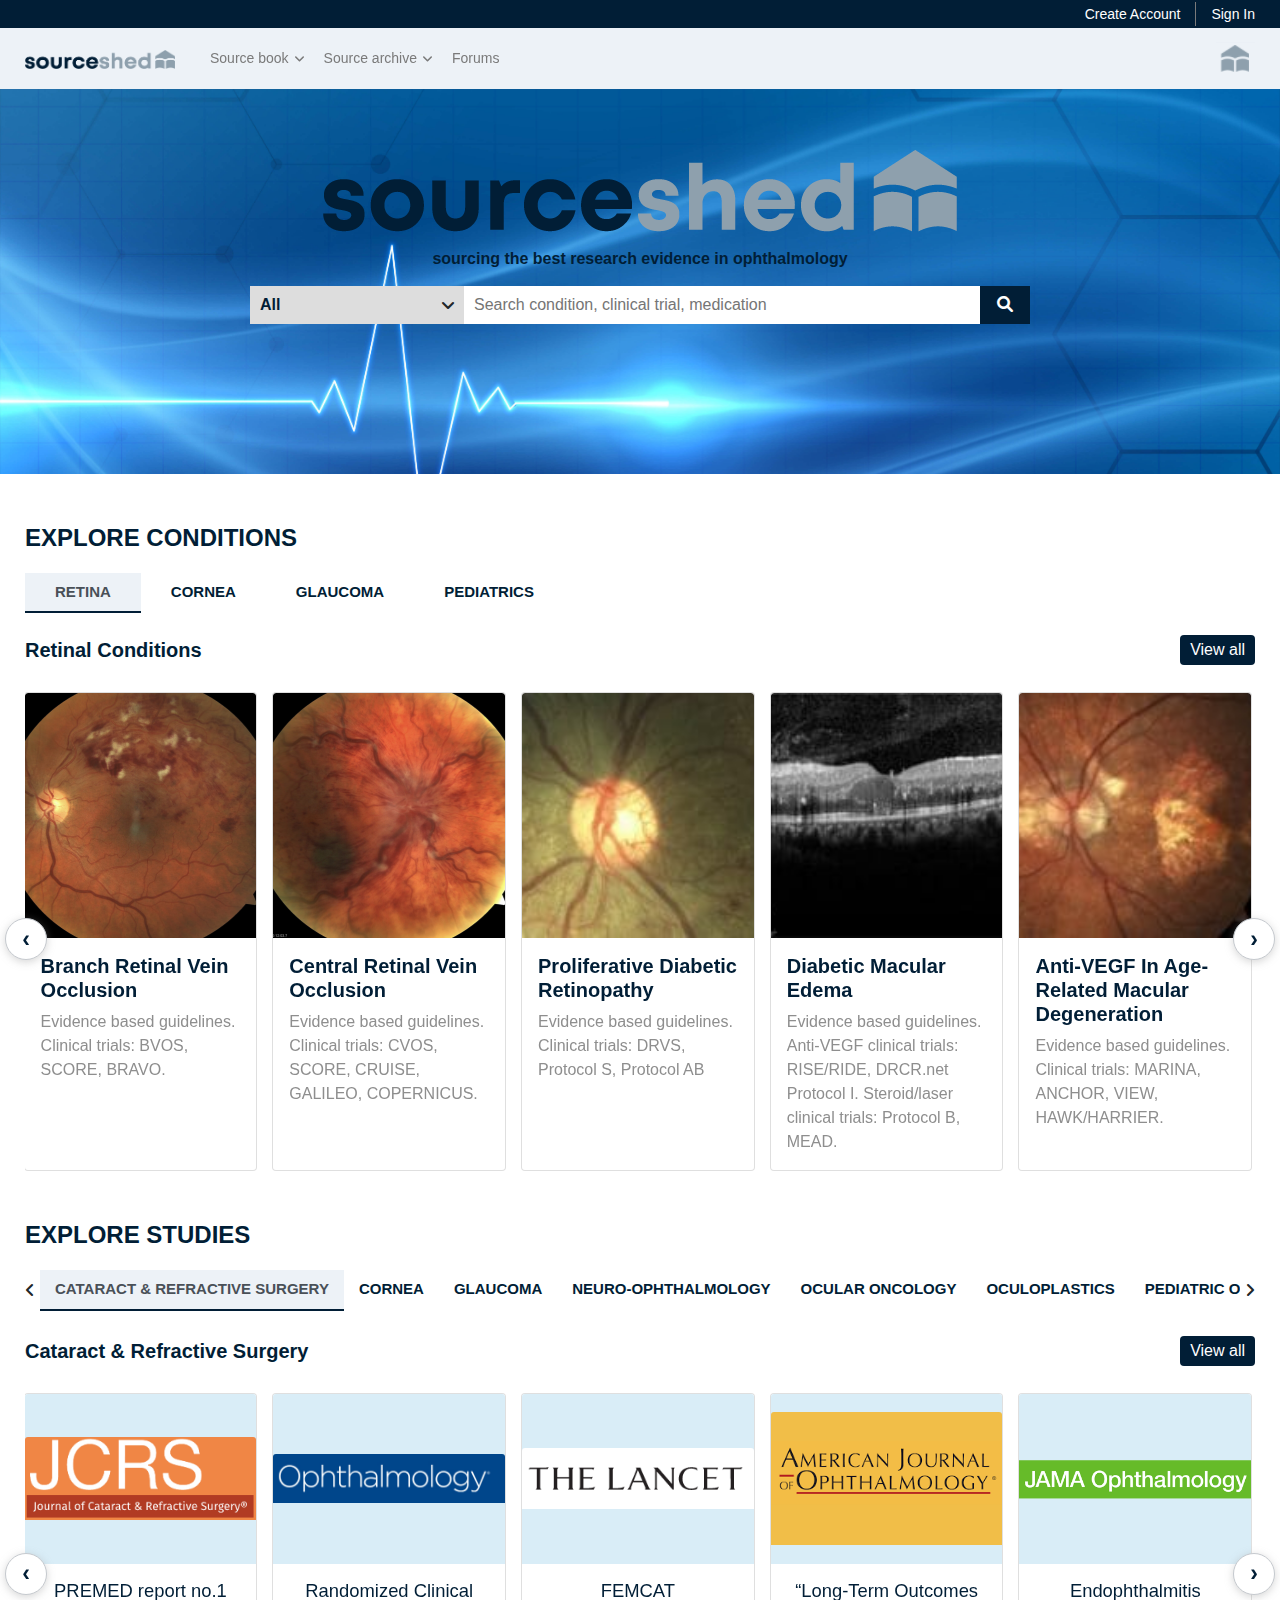
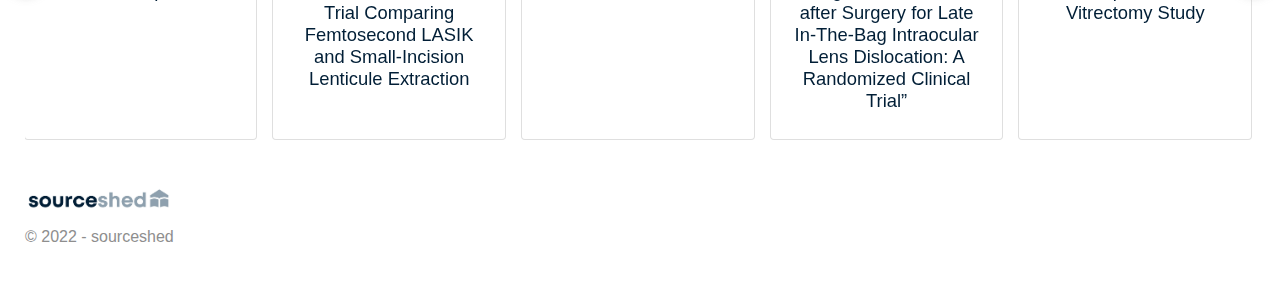
<file: index.html>
<!doctype html>
<html class="no-js" lang="en">

<head>
    <meta charset="utf-8">
    <meta http-equiv="x-ua-compatible" content="ie=edge">
    <title>Sourceshed</title>
    <meta name="description" content="">
    <meta name="viewport" content="width=device-width, initial-scale=1">

    <!-- Place favicon.ico in the root directory -->
    <link rel="shortcut icon" type="image/x-icon" href="assets/img/favicon.ico.png">

    <!-- CSS here -->
    <link rel="stylesheet" href="./assets/css/fontawesome-v6.min.css">
    <link rel="stylesheet" href="./assets/css/bootstrap-v5.0.2.min.css">
    <link rel="stylesheet" href="./assets/css/owl.carousel-v2.3.4.min.css">
    <link rel="stylesheet" href="./assets/css/owl.theme.default-v2.3.4.min.css">
    <link rel="stylesheet" href="./assets/css/style.css">
    <link rel="stylesheet" href="./assets/css/responsive.css">
</head>

<body>
    <!--[if lte IE 9]>
            <p class="browserupgrade">You are using an <strong>outdated</strong> browser. Please <a href="https://browsehappy.com/">upgrade your browser</a> to improve your experience and security.</p>
        <![endif]-->

    <!-- Add your site or application content here -->
    <!-- start haeder -->
    <header class="header">
        <div class="header-top dark-blue-bg">
            <div class="container">
                <div class="row">
                    <div class="col-md-12">
                        <ul class="header-auth d-flex justify-content-end">
                            <li>
                                <a href="register.html" class="account text-white">Create Account</a>
                            </li>
                            <li>
                                <a href="#" class="signin text-white">Sign In</a>
                            </li>
                        </ul>
                    </div>
                </div>
            </div>
        </div>
        <div class="header-nav light-gray-bg-4 py-md-0 py-2">
            <div class="container">
                <div class="header-nav__container d-flex flex-wrap align-items-center justify-content-between">
                    <div class="header-nav__bar d-md-none d-block">
                        <i class="fa-solid fa-bars-staggered text-light-gray"></i>
                    </div>
                    <div class="header-nav__logo">
                        <a href="#" class="d-block">
                            <img src="./assets/img/banner-logo.png" alt="Sourceshed Logo" class="img-fluid">
                        </a>
                    </div>
                    <div class="header-nav__menu d-md-block d-none">
                        <ul class="d-flex flex-wrap">
                            <li class="topmenu">
                                <a href="#">Source book</a>
                                <ul class="submenu">
                                    <li class="topsubmenu">
                                        <a href="#">Retina</a>
                                        <ul class="submenu">
                                            <li>
                                                <p>Retinal vascular diseases</p>
                                                <div class="disease">
                                                    <p>Retinal vein occlusions</p>
                                                    <a href="retina-brvo.html">Branch Retinal Vein Occlusion</a>
                                                    <a href="#">Central Retinal Vein Occlusion</a>
                                                </div>
                                                <div class="disease">
                                                    <p>Diabetic Retinopathy</p>
                                                    <a href="#">Diabetic Macular Edema</a>
                                                    <a href="#">Proliferative Diabetic Retinopathy</a>
                                                    <a href="#">Vitreous haemorrhage</a>
                                                    <a href="#">Cataract surgery</a>
                                                </div>
                                            </li>
                                            <li>
                                                <p>Choroidal vascular diseases</p>
                                                <div class="disease">
                                                    <p>Age-related Macular Degeneration</p>
                                                    <a href="#">Anti-VEGF treatment</a>
                                                    <a href="#">Photodynamic therapy </a>
                                                    <a href="#">Laser treatment </a>
                                                    <a href="#">Polypoidal Choroidal Vasculopathy</a>
                                                </div>
                                                <div class="disease">
                                                    <p><a href="#">Myopic Choroidal Neovascularization</a></p>
                                                    <p><a href="#">Central Serous Chorioretinopathy</a></p>
                                                </div>
                                            </li>
                                            <li>
                                                <p>Surgical retinal conditions</p>
                                                <div class="disease">
                                                    <p><a href="#">Macular Hole</a></p>
                                                </div>
                                            </li>
                                            <li>
                                                <p>Miscellaneous retinal conditions</p>
                                                <div class="disease">
                                                    <p><a href="#">Optic disc pit</a></p>
                                                </div>
                                            </li>
                                        </ul>
                                    </li>
                                    <li class="topsubmenu">
                                        <a href="#">Glaucoma</a>
                                        <ul class="submenu">
                                            <li>
                                                <p>Types of glaucomas</p>
                                                <div class="disease">
                                                    <p>Open Angle Glaucoma</p>
                                                    <a href="#">Primary Open Angle Glaucoma</a>
                                                    <a href="#">Ocular Hypertension</a>
                                                    <a href="#">Normal Tension Glaucoma</a>
                                                </div>
                                                <div class="disease">
                                                    <p><a href="#">Primary Angle closure and Primary Angle closure Glaucoma</a></p>
                                                </div>
                                                <div class="disease">
                                                    <p>Secondary Glaucomas</p>
                                                    <a href="#">Pseudoexfoliation Glaucoma</a>
                                                    <a href="#">Pigment dispersion syndrome and pigmentary glaucoma</a>
                                                    <a href="#">Neovascular glaucoma</a>
                                                    <a href="#">Uveitic glaucoma</a>
                                                    <div class="subdesease">
                                                        <p>Glaucoma associated with surgery</p>
                                                        <a href="#">Aqueous misdirection syndrome</a>
                                                    </div>
                                                </div>
                                            </li>
                                            <li>
                                                <p>Management of glaucoma</p>
                                                <div class="disease">
                                                    <p><a href="#">Medical treatment</a></p>
                                                    <div class="subdesease">
                                                        <a href="#">Netarsudil</a>
                                                        <a href="#">Netarsudil/latanoprost</a>
                                                        <a href="#">Latanoprost bunod</a>
                                                        <a href="#">Bimatoprost implant </a>
                                                    </div>
                                                </div>
                                                <div class="disease">
                                                    <p><a href="#">Laser treatment</a></p>
                                                    <div class="subdesease">
                                                        <a href="#">Selective laser trabeculoplasty</a>
                                                        <a href="#">Argon laser iridoplasty</a>
                                                    </div>
                                                </div>
                                                <div class="disease">
                                                    <p>Microinvasive Glaucoma Surgery</p>
                                                    <div class="subdesease">
                                                        <a href="#">iStent</a>
                                                        <a href="#">Hydrus</a>
                                                        <a href="#">XEN</a>
                                                        <a href="#">Preserflo</a>
                                                    </div>
                                                </div>
                                                <div class="disease">
                                                    <p><a href="#">Surgical treatment</a></p>
                                                    <div class="subdesease">
                                                        <p>Complications</p>
                                                        <a href="#">Bleb-associated infections</a>
                                                    </div>
                                                </div>
                                            </li>
                                        </ul>
                                    </li>
                                    <li class="topsubmenu">
                                        <a href="#">Cornea</a>
                                        <ul class="submenu">
                                            <li>
                                                <p>Corneal dystrophies and ectasia</p>
                                                <div class="disease">
                                                    <p><a href="#">Keratoconus</a></p>
                                                </div>
                                            </li>
                                            <li>
                                                <p>Corneal infections</p>
                                                <div class="disease">
                                                    <p><a href="#">Bacterial keratitis</a></p>
                                                    <p><a href="#">Fungal keratitis</a></p>
                                                    <p><a href="#">Herpes Simplex keratitis</a></p>
                                                    <p><a href="#">Herpes Zoster keratitis</a></p>
                                                </div>
                                            </li>
                                            <li>
                                                <p>Other Corneal disorders</p>
                                                <div class="disease">
                                                    <p><a href="#">Dry Eye Disease</a></p>
                                                    <p><a href="#">Neurotrophic Keratopathy</a></p>
                                                </div>
                                            </li>
                                            <li>
                                                <p>IConjunctival disorders</p>
                                                <div class="disease">
                                                    <p><a href="#">Pterygium</a></p>
                                                </div>
                                            </li>
                                        </ul>
                                    </li>
                                    <li class="topsubmenu">
                                        <a href="#">Pediatric and Strabismus</a>
                                        <ul class="submenu">
                                            <li>
                                                <div class="disease">
                                                    <p><a href="#">Amblyopia</a></p>
                                                    <p><a href="#">Congenital cataract</a></p>
                                                    <p><a href="#">Infantile Esotropia</a></p>
                                                </div>
                                            </li>
                                        </ul>
                                    </li>
                                </ul>
                            </li>
                            <li class="topmenu">
                                <a href="#">Source archive</a>
                                <ul class="submenu">
                                    <li><a href="#">Source archive central</a></li>
                                    <li><a href="#">Cataract and refractive surgery</a></li>
                                    <li><a href="#">Cornea</a></li>
                                    <li><a href="glaucoma-source-archive.html">Glaucoma</a></li>
                                    <li><a href="#">Neuro-ophthalmology</a></li>
                                    <li><a href="#">Ocular oncology</a></li>
                                    <li><a href="#">Oculoplastics</a></li>
                                    <li><a href="#">Pediatric ophthalmology and Stabismus</a></li>
                                    <li><a href="#">Retina</a></li>
                                    <li><a href="#">Uveitis</a></li>
                                </ul>
                            </li>
                            <li><a href="#">Forums</a></li>
                        </ul>
                    </div>
                    <div class="header-nav__brand-logo d-md-block d-none">
                        <img src="./assets/img/brand-logo.PNG" alt="Sourceshed Logo">
                    </div>
                </div>
            </div>
        </div>
        <!-- mobile menu -->
        <div class="drawer-nav bg-white">
            <div class="drawer-nav__logo d-flex justify-content-between">
                <a href="#" class="d-block">
                    <img src="./assets/img/drawer-meno-log.png" alt="Sourceshed" class="img-fluid">
                </a>
                <div class="menu-close">
                    <i class="fa-solid fa-xmark"></i>
                </div>
            </div>
            <div class="drawer-menu">
                <ul>
                    <li class="drawer-topmenu">
                        <a href="#">Source book</a>
                        <ul>
                            <li class="drawer-topmenu">
                                <a href="#">Retina</a>
                                <ul>
                                    <li>
                                        <p>Retinal vascular diseases</p>
                                        <div class="disease">
                                            <p>Retinal vein occlusions</p>
                                            <a href="retina-brvo.html">Branch Retinal Vein Occlusion</a>
                                            <a href="#">Central Retinal Vein Occlusion</a>
                                        </div>
                                        <div class="disease">
                                            <p>Diabetic Retinopathy</p>
                                            <a href="#">Diabetic Macular Edema</a>
                                            <a href="#">Proliferative Diabetic Retinopathy</a>
                                            <a href="#">Vitreous haemorrhage</a>
                                            <a href="#">Cataract surgery</a>
                                        </div>
                                    </li>
                                    <li>
                                        <p>Choroidal vascular diseases</p>
                                        <div class="disease">
                                            <p>Age-related Macular Degeneration</p>
                                            <a href="#">Anti-VEGF treatment</a>
                                            <a href="#">Photodynamic therapy </a>
                                            <a href="#">Laser treatment </a>
                                            <a href="#">Polypoidal Choroidal Vasculopathy</a>
                                        </div>
                                        <div class="disease">
                                            <p><a href="#">Myopic Choroidal Neovascularization</a></p>
                                            <p><a href="#">Central Serous Chorioretinopathy</a></p>
                                        </div>
                                    </li>
                                    <li>
                                        <p>Surgical retinal conditions</p>
                                        <div class="disease">
                                            <p><a href="#">Macular Hole</a></p>
                                        </div>
                                    </li>
                                    <li>
                                        <p>Miscellaneous retinal conditions</p>
                                        <div class="disease">
                                            <p><a href="#">Optic disc pit</a></p>
                                        </div>
                                    </li>
                                </ul>
                            </li>
                            <li class="drawer-topmenu">
                                <a href="#">Glucoma</a>
                                <ul>
                                    <li>
                                        <p>Types of glaucomas</p>
                                        <div class="disease">
                                            <p>Open Angle Glaucoma</p>
                                            <a href="#">Primary Open Angle Glaucoma</a>
                                            <a href="#">Ocular Hypertension</a>
                                            <a href="#">Normal Tension Glaucoma</a>
                                        </div>
                                        <div class="disease">
                                            <p><a href="#">Primary Angle closure and Primary Angle closure Glaucoma</a></p>
                                        </div>
                                        <div class="disease">
                                            <p>Secondary Glaucomas</p>
                                            <a href="#">Pseudoexfoliation Glaucoma</a>
                                            <a href="#">Pigment dispersion syndrome and pigmentary glaucoma</a>
                                            <a href="#">Neovascular glaucoma</a>
                                            <a href="#">Uveitic glaucoma</a>
                                            <div class="subdesease">
                                                <p>Glaucoma associated with surgery</p>
                                                <a href="#">Aqueous misdirection syndrome</a>
                                            </div>
                                        </div>
                                    </li>
                                    <li>
                                        <p>Management of glaucoma</p>
                                        <div class="disease">
                                            <p><a href="#">Medical treatment</a></p>
                                            <div class="subdesease">
                                                <a href="#">Netarsudil</a>
                                                <a href="#">Netarsudil/latanoprost</a>
                                                <a href="#">Latanoprost bunod</a>
                                                <a href="#">Bimatoprost implant </a>
                                            </div>
                                        </div>
                                        <div class="disease">
                                            <p><a href="#">Laser treatment</a></p>
                                            <div class="subdesease">
                                                <a href="#">Selective laser trabeculoplasty</a>
                                                <a href="#">Argon laser iridoplasty</a>
                                            </div>
                                        </div>
                                        <div class="disease">
                                            <p>Microinvasive Glaucoma Surgery</p>
                                            <div class="subdesease">
                                                <a href="#">iStent</a>
                                                <a href="#">Hydrus</a>
                                                <a href="#">XEN</a>
                                                <a href="#">Preserflo</a>
                                            </div>
                                        </div>
                                        <div class="disease">
                                            <p><a href="#">Surgical treatment</a></p>
                                            <div class="subdesease">
                                                <p>Complications</p>
                                                <a href="#">Bleb-associated infections</a>
                                            </div>
                                        </div>
                                    </li>
                                </ul>
                            </li>
                            <li class="drawer-topmenu">
                                <a href="#">Cornea</a>
                                <ul>
                                    <li>
                                        <p>Corneal dystrophies and ectasia</p>
                                        <div class="disease">
                                            <p><a href="#">Keratoconus</a></p>
                                        </div>
                                    </li>
                                    <li>
                                        <p>Corneal infections</p>
                                        <div class="disease">
                                            <p><a href="#">Bacterial keratitis</a></p>
                                            <p><a href="#">Fungal keratitis</a></p>
                                            <p><a href="#">Herpes Simplex keratitis</a></p>
                                            <p><a href="#">Herpes Zoster keratitis</a></p>
                                        </div>
                                    </li>
                                    <li>
                                        <p>Other Corneal disorders</p>
                                        <div class="disease">
                                            <p><a href="#">Dry Eye Disease</a></p>
                                            <p><a href="#">Neurotrophic Keratopathy</a></p>
                                        </div>
                                    </li>
                                    <li>
                                        <p>Conjunctival disorders</p>
                                        <div class="disease">
                                            <p><a href="#">Pterygium</a></p>
                                        </div>
                                    </li>
                                </ul>
                            </li>
                            <li class="drawer-topmenu">
                                <a href="#">Pediatric and Strabismus</a>
                                <ul>
                                    <li>
                                        <div class="disease">
                                            <p><a href="#">Amblyopia</a></p>
                                            <p><a href="#">Congenital cataract</a></p>
                                            <p><a href="#">Infantile Esotropia</a></p>
                                        </div>
                                    </li>
                                </ul>
                            </li>
                        </ul>
                    </li>
                    <li class="drawer-topmenu">
                        <a href="#">Source archive</a>
                        <ul>
                            <li><a href="#">Source archive central</a></li>
                            <li><a href="#">Cataract and refractive surgery</a></li>
                            <li><a href="#">Cornea</a></li>
                            <li><a href="#">Glaucoma</a></li>
                            <li><a href="#">Neuro-ophthalmology</a></li>
                            <li><a href="#">Ocular oncology</a></li>
                            <li><a href="#">Oculoplastics</a></li>
                            <li><a href="#">Pediatric ophthalmology and Stabismus</a></li>
                            <li><a href="#">Retina</a></li>
                            <li><a href="#">Uveitis</a></li>
                        </ul>
                    </li>
                    <li><a href="#">Forums</a></li>
                </ul>
            </div>
        </div>
    </header> <!-- end haeder -->
    <!-- start banner -->
    <section class="banner bg banner-bg">
        <div class="container">
            <div class="row">
                <div class="banner-box col-sm-12 text-center">
                    <div class="banner__logo">
                        <img src="./assets/img/banner-logo.png" alt="Sourceshed" class="img-fluid">
                        <p class="banner__tag text-dark-blue font-semi-bold">sourcing the best research evidence in ophthalmology</p>
                    </div>
                    <div class="banner__search">
                        <form action="" class="search-from d-flex justify-content-center">
                            <div class="select-arrow">
                                <select class="search-select">
                                    <option selected>All</option>
                                    <option value="Conditions (source book)">Conditions (source book)</option>
                                    <option value="Studies (source archive)">Studies (source archive)</option>
                                    <option value="Forum">Forum</option>
                                </select>
                            </div>
                            <input type="text" class="search-input" autocomplete="off" placeholder="Search condition, clinical trial, medication">
                            <button type="submit" class="search-submit dark-blue-bg text-white"><i class="fas fa-search"></i></button>
                        </form>
                    </div>
                </div>
            </div>
        </div>
    </section><!-- end banner -->
    <!-- start source book -->
    <section class="sourcebook">
        <div class="container">
            <div class="row">
                <div class="col-md-12">
                    <h1 class="section-title text-uppercase text-dark-blue font-bold text-xll">Explore Conditions</h1>
                </div>
            </div>
            <div class="row">
                <div class="col-md-12">
                    <div class="sourcebook-tab">
                        <nav>
                            <div class="nav nav-tabs border-0" id="nav-tab" role="tablist">
                              <button class="nav-link active text-uppercase text-dark-blue font-bold" id="retina-tab" data-bs-toggle="tab" data-bs-target="#retina" type="button" role="tab" aria-controls="retina" aria-selected="true">Retina</button>
                              <button class="nav-link text-uppercase text-dark-blue font-bold" id="cornea-tab" data-bs-toggle="tab" data-bs-target="#cornea" type="button" role="tab" aria-controls="cornea" aria-selected="false">Cornea</button>
                              <button class="nav-link text-uppercase text-dark-blue font-bold" id="glucoma-tab" data-bs-toggle="tab" data-bs-target="#glucoma" type="button" role="tab" aria-controls="glucoma" aria-selected="false">Glaucoma</button>
                              <button class="nav-link text-uppercase text-dark-blue font-bold" id="pediatric-tab" data-bs-toggle="tab" data-bs-target="#pediatric" type="button" role="tab" aria-controls="pediatric" aria-selected="false">Pediatrics</button>
                            </div>
                        </nav>
                        <!-- <div class="subtitle d-flex justify-content-between align-items-center mt-4">
                            <div class="subtitle-wrapper">
                                <h2 class="text-dark-blue text-xl mb-0 font-bold active" subtitle-labelledby="retina-tab">Retinal Conditions</h2>
                                <h2 class="text-dark-blue text-xl mb-0 font-bold" subtitle-labelledby="cornea-tab">Corneal and external eye diseases</h2>
                                <h2 class="text-dark-blue text-xl mb-0 font-bold" subtitle-labelledby="glucoma-tab">Glucomia</h2>
                                <h2 class="text-dark-blue text-xl mb-0 font-bold" subtitle-labelledby="pediatric-tab">Pediatric Ophthalmology and Strabismus</h2>
                            </div>
                            <a href="retina.html" class="tab-viewall text-light-blue font-medium">View all</a>
                        </div> -->
                        <div class="tab-content" id="nav-tabContent">
                            <div class="tab-pane fade show active" id="retina" role="tabpanel" aria-labelledby="retina-tab">
                                <div class="subtitle d-flex justify-content-between align-items-center mt-4">
                                    <div class="subtitle-wrapper">
                                        <h2 class="text-dark-blue text-xl mb-0 font-bold active" subtitle-labelledby="retina-tab">Retinal Conditions</h2>
                                    </div>
                                    <a href="retina.html" class="tab-viewall text-light-blue font-medium">View all</a>
                                </div>
                                <div class="sourcebook-active owl-carousel">
                                    <div class="sourcecard-wrapper">
                                            <div class="card sourcebook-card">
                                                <div class="card-img-box">
                                                    <img src="./assets//img/BRVO-1-1.jpg" class="card-img-top img-fluid" alt="BRVO">
                                                </div>
                                                <div class="card-body">
                                                  <h5 class="card-title text-dark-blue font-bold"><a href="#" class="d-block">Branch Retinal Vein Occlusion</a></h5>
                                                  <p class="card-text text-light-gray">Evidence based guidelines. Clinical trials: BVOS, SCORE, BRAVO.</p>
                                                </div>
                                            </div>
                                    </div>
                                    <div class="sourcecard-wrapper">
                                        <div class="card sourcebook-card">
                                            <div class="card-img-box">
                                                <img src="./assets//img/CRVO-1-1.jpg" class="card-img-top img-fluid" alt="CRVO">
                                            </div>
                                            <div class="card-body">
                                                <h5 class="card-title text-dark-blue font-bold">
                                                <a href="#" class="d-block">Central Retinal Vein Occlusion</a></h5>
                                                <p class="card-text text-light-gray">Evidence based guidelines. Clinical trials: CVOS, SCORE, CRUISE, GALILEO, COPERNICUS.</p>
                                            </div>
                                        </div>
                                    </div>
                                    <div class="sourcecard-wrapper">
                                            <div class="card sourcebook-card">
                                                <div class="card-img-box">
                                                    <img src="./assets//img/NVD-150x150.jpg" class="card-img-top img-fluid" alt="NVD">
                                                </div>
                                                <div class="card-body">
                                                  <h5 class="card-title text-dark-blue font-bold">
                                                    <a href="#" class="d-block">Proliferative Diabetic Retinopathy</a></h5>
                                                  <p class="card-text text-light-gray">Evidence based guidelines. Clinical trials: DRVS, Protocol S, Protocol AB</p>
                                                </div>
                                            </div>
                                    </div>
                                    <div class="sourcecard-wrapper">
                                            <div class="card sourcebook-card">
                                                <div class="card-img-box">
                                                    <img src="./assets//img/oct-of-DME-1-150x150.jpg" class="card-img-top img-fluid" alt="DME">
                                                </div>
                                                <div class="card-body">
                                                  <h5 class="card-title text-dark-blue font-bold">
                                                    <a href="#" class="d-block">Diabetic Macular Edema</a></h5>
                                                  <p class="card-text text-light-gray">Evidence based guidelines. Anti-VEGF clinical trials: RISE/RIDE, DRCR.net Protocol I. Steroid/laser clinical trials: Protocol B, MEAD.</p>
                                                </div>
                                            </div>
                                    </div>
                                    <div class="sourcecard-wrapper">
                                            <div class="card sourcebook-card">
                                                <div class="card-img-box">
                                                    <img src="./assets//img/GA-in-AMD-2-150x150.jpg" class="card-img-top img-fluid" alt="AMD">
                                                </div>
                                                <div class="card-body">
                                                  <h5 class="card-title text-dark-blue font-bold">
                                                    <a href="#" class="d-block">Anti-VEGF In Age-Related Macular Degeneration</a></h5>
                                                  <p class="card-text text-light-gray">Evidence based guidelines. Clinical trials: MARINA, ANCHOR, VIEW, HAWK/HARRIER.</p>
                                                </div>
                                            </div>
                                    </div>
                                    <div class="sourcecard-wrapper">
                                            <div class="card sourcebook-card">
                                                <div class="card-img-box">
                                                    <img src="./assets//img/CSCR-PED-on-OCT-150x150.jpg" class="card-img-top img-fluid" alt="CSCR">
                                                </div>
                                                <div class="card-body">
                                                  <h5 class="card-title text-dark-blue font-bold">
                                                    <a href="#" class="d-block">Central Serous Chorioretinopathy</a></h5>
                                                  <p class="card-text text-light-gray">Latest research evidence. Clinical trials: VICI, PLACE/REPLACE.</p>
                                                </div>
                                            </div>
                                    </div>
                                </div>
                            </div>
                            <div class="tab-pane fade" id="cornea" role="tabpanel" aria-labelledby="cornea-tab">
                                <div class="subtitle d-flex justify-content-between align-items-center mt-4">
                                    <div class="subtitle-wrapper">
                                        <h2 class="text-dark-blue text-xl mb-0 font-bold active" subtitle-labelledby="retina-tab">Corneal and external eye diseases</h2>
                                    </div>
                                    <a href="cornea.html" class="tab-viewall text-light-blue font-medium">View all</a>
                                </div>
                                <div class="sourcebook-active owl-carousel">
                                    <div class="sourcecard-wrapper">
                                            <div class="card sourcebook-card">
                                                <div class="card-img-box">
                                                    <img src="./assets//img/dry-eye-fluorescein.png" class="card-img-top img-fluid" alt="dry-eye-fluorescein">
                                                </div>
                                                <div class="card-body">
                                                  <h5 class="card-title text-dark-blue font-bold">
                                                    <a href="#" class="d-block">Dry Eye Disease</a></h5>
                                                  <p class="card-text text-light-gray">Latest research evidence. Cyclosporine 0.05%, Lifetegrast 5%, Loteprednol Etabonate 0.25%. Clinical trials: DREAM, OPUS studies.</p>
                                                </div>
                                            </div>
                                    </div>
                                    <div class="sourcecard-wrapper">
                                            <div class="card sourcebook-card">
                                                <div class="card-img-box">
                                                    <img src="./assets//img/bacterial-keratitis.png" class="card-img-top img-fluid" alt="bacterial-keratitis">
                                                </div>
                                                <div class="card-body">
                                                  <h5 class="card-title text-dark-blue font-bold">
                                                    <a href="#" class="d-block">Bacterial Keratitis</a></h5>
                                                  <p class="card-text text-light-gray">Evidence based guidelines. Landmark clinical trial: SCUT</p>
                                                </div>
                                            </div>
                                    </div>
                                    <div class="sourcecard-wrapper">
                                            <div class="card sourcebook-card">
                                                <div class="card-img-box">
                                                    <img src="./assets//img/viral-keratitis-150x150.webp" class="card-img-top img-fluid" alt="viral-keratitis">
                                                </div>
                                                <div class="card-body">
                                                  <h5 class="card-title text-dark-blue font-bold">
                                                    <a href="#" class="d-block">Herpes Simplex Keratitis</a></h5>
                                                  <p class="card-text text-light-gray">Evidence based guidelines. Landmark clinical trials: HEDS I and HEDS II.</p>
                                                </div>
                                            </div>
                                    </div>
                                </div>
                            </div>
                            <div class="tab-pane fade" id="glucoma" role="tabpanel" aria-labelledby="glucoma-tab">
                                <div class="subtitle d-flex justify-content-between align-items-center mt-4">
                                    <div class="subtitle-wrapper">
                                        <h2 class="text-dark-blue text-xl mb-0 font-bold active" subtitle-labelledby="retina-tab">Glaucoma</h2>
                                    </div>
                                    <a href="glaucomia.html" class="tab-viewall text-light-blue font-medium">View all</a>
                                </div>
                                <div class="sourcebook-active owl-carousel">
                                    <div class="sourcecard-wrapper">
                                            <div class="card sourcebook-card">
                                                <div class="card-img-box">
                                                    <img src="./assets//img/HVF-glaucoma-defect-150x150.webp" class="card-img-top img-fluid" alt="HVF-glaucoma-defect">
                                                </div>
                                                <div class="card-body">
                                                <h5 class="card-title text-dark-blue font-bold">
                                                    <a href="#" class="d-block">Primary Open Angle Glaucoma</a></h5>
                                                <p class="card-text text-light-gray">Treatment modalities. Clinical trials: OHTS, EMGTS, CIGTS, AGIS.</p>
                                                </div>
                                            </div>
                                    </div>
                                    <div class="sourcecard-wrapper">
                                            <div class="card sourcebook-card">
                                                <div class="card-img-box">
                                                    <img src="./assets//img/Picture1-150x150.webp" class="card-img-top img-fluid" alt="Normal Tension Glaucoma">
                                                </div>
                                                <div class="card-body">
                                                <h5 class="card-title text-dark-blue font-bold">
                                                    <a href="#" class="d-block">Normal Tension Glaucoma</a></h5>
                                                <p class="card-text text-light-gray">Evidence based guidelines. Clinical trials: CNTGS, LGTS.</p>
                                                </div>
                                            </div>
                                    </div>
                                    <div class="sourcecard-wrapper">
                                            <div class="card sourcebook-card">
                                                <div class="card-img-box">
                                                    <img src="./assets//img/istent-150x150.webp" class="card-img-top img-fluid" alt="HVF-glaucoma-defect">
                                                </div>
                                                <div class="card-body">
                                                <h5 class="card-title text-dark-blue font-bold">
                                                    <a href="#" class="d-block">Microinvasive Glaucoma Surgery</a></h5>
                                                <p class="card-text text-light-gray">Latest research evidence. Hydrus, iStent, XEN, Preserflo. Clinical trials: COMPARE, HORIZON.</p>
                                                </div>
                                            </div>
                                    </div>
                                </div>
                            </div>
                            <div class="tab-pane fade" id="pediatric" role="tabpanel" aria-labelledby="pediatric-tab">
                                <div class="subtitle d-flex justify-content-between align-items-center mt-4">
                                    <div class="subtitle-wrapper">
                                        <h2 class="text-dark-blue text-xl mb-0 font-bold active" subtitle-labelledby="retina-tab">Pediatric Ophthalmology and Strabismus</h2>
                                    </div>
                                    <a href="pediatrics.html" class="tab-viewall text-light-blue font-medium">View all</a>
                                </div>
                                <div class="sourcebook-active owl-carousel">
                                    <div class="sourcecard-wrapper">
                                            <div class="card sourcebook-card">
                                                <div class="card-img-box">
                                                    <img src="./assets//img/pediatric-snellen-chart-2-150x150.webp" class="card-img-top img-fluid" alt="HVF-glaucoma-defect">
                                                </div>
                                                <div class="card-body">
                                                <h5 class="card-title text-dark-blue font-bold">
                                                    <a href="#" class="d-block">Amblyopia</a></h5>
                                                <p class="card-text text-light-gray">Evidence based guidelines in binocular treatment, amblyopia, patching. PEDIG studies.</p>
                                                </div>
                                            </div>
                                    </div>
                                    <div class="sourcecard-wrapper">
                                            <div class="card sourcebook-card">
                                                <div class="card-img-box">
                                                    <img src="./assets//img/congenital-cat-150x150.webp" class="card-img-top img-fluid" alt="Congenital Cataract">
                                                </div>
                                                <div class="card-body">
                                                <h5 class="card-title text-dark-blue font-bold">
                                                    <a href="#" class="d-block">Congenital Cataract</a></h5>
                                                <p class="card-text text-light-gray">Evidence based guidelines. Clinical trials: IATS, TAPS.</p>
                                                </div>
                                            </div>
                                    </div>
                                    <div class="sourcecard-wrapper">
                                            <div class="card sourcebook-card">
                                                <div class="card-img-box">
                                                    <img src="./assets//img/esotropia-kid-in-glasses-150x150.webp" class="card-img-top img-fluid" alt="Infantile Esotropia">
                                                </div>
                                                <div class="card-body">
                                                <h5 class="card-title text-dark-blue font-bold">
                                                    <a href="#" class="d-block">Infantile Esotropia</a></h5>
                                                <p class="card-text text-light-gray">Evidence based guidelines. Clinical trials: CEOS, ELISS.</p>
                                                </div>
                                            </div>
                                    </div>
                                </div>
                            </div>
                        </div>
                    </div>
                </div>
            </div>
        </div>
    </section><!-- end source book -->
    <!-- start source archive -->
    <section class="sourcebook py-0">
        <div class="container">
            <div class="row">
                <div class="col-md-12">
                    <h1 class="section-title text-uppercase text-dark-blue font-bold text-xll">Explore Studies</h1>
                </div>
            </div>
            <div class="row">
                <div class="col-md-12">
                    <div class="studies-tab">
                        <nav>
                            <div class="nav nav-tabs border-0" id="nav-tab" role="tablist">
                              <button class="nav-link active text-uppercase text-dark-blue font-bold" id="cataract-studies-tab" data-bs-toggle="tab" data-bs-target="#cataract-studies" type="button" role="tab" aria-controls="cataract-studies" aria-selected="true">Cataract & Refractive Surgery</button>
                              <button class="nav-link text-uppercase text-dark-blue font-bold" id="cornea-studies-tab" data-bs-toggle="tab" data-bs-target="#cornea-studies" type="button" role="tab" aria-controls="cornea-studies" aria-selected="false">Cornea</button>
                              <button class="nav-link text-uppercase text-dark-blue font-bold" id="glaucoma-studies-tab" data-bs-toggle="tab" data-bs-target="#glaucoma-studies" type="button" role="tab" aria-controls="glaucoma-studies" aria-selected="false">Glaucoma</button>
                              <button class="nav-link text-uppercase text-dark-blue font-bold" id="neuro-studies-tab" data-bs-toggle="tab" data-bs-target="#neuro-studies" type="button" role="tab" aria-controls="neuro-studies" aria-selected="false">Neuro-ophthalmology</button>
                              <button class="nav-link text-uppercase text-dark-blue font-bold" id="oncology-studies-tab" data-bs-toggle="tab" data-bs-target="#oncology-studies" type="button" role="tab" aria-controls="oncology-studies" aria-selected="false">Ocular oncology</button>
                              <button class="nav-link text-uppercase text-dark-blue font-bold" id="ocp-studies-tab" data-bs-toggle="tab" data-bs-target="#ocp-studies" type="button" role="tab" aria-controls="ocp-studies" aria-selected="false">Oculoplastics</button>
                              <button class="nav-link text-uppercase text-dark-blue font-bold" id="pos-studies-tab" data-bs-toggle="tab" data-bs-target="#pos-studies" type="button" role="tab" aria-controls="pos-studies" aria-selected="false">Pediatric ophthalmology and Stabismus</button>
                              <button class="nav-link text-uppercase text-dark-blue font-bold" id="retina-studies-tab" data-bs-toggle="tab" data-bs-target="#retina-studies" type="button" role="tab" aria-controls="retina-studies" aria-selected="false">Retina</button>
                              <button class="nav-link text-uppercase text-dark-blue font-bold" id="uveitis-studies-tab" data-bs-toggle="tab" data-bs-target="#uveitis-studies" type="button" role="tab" aria-controls="uveitis-studies" aria-selected="false">Uveitis</button>
                            </div>
                            <div class="tab-scroll-btn">
                                <span class="scroll-next">
                                    <i class="fas fa-angle-right"></i>
                                </span>
                                <span class="scroll-prev">
                                    <i class="fas fa-angle-left"></i>
                                </span>
                            </div>
                        </nav>
                        <!-- <div class="subtitle d-flex justify-content-between align-items-center mt-4">
                            <div class="subtitle-wrapper">
                                <h2 class="text-dark-blue text-xl mb-0 font-bold active" subtitle-labelledby="retina-tab">Cataract & Refractive Surgery</h2>
                            </div>
                            <a href="#" class="tab-viewall text-light-blue font-medium">View all</a>
                        </div> -->
                        <div class="tab-content" id="nav-tabContent">
                            <div class="tab-pane fade show active" id="cataract-studies" role="tabpanel" aria-labelledby="cataract-studies-tab">
                                <div class="subtitle d-flex justify-content-between align-items-center mt-4">
                                    <div class="subtitle-wrapper">
                                        <h2 class="text-dark-blue text-xl mb-0 font-bold active" subtitle-labelledby="retina-tab">Cataract & Refractive Surgery</h2>
                                    </div>
                                    <a href="#" class="tab-viewall text-light-blue font-medium">View all</a>
                                </div>
                                <div class="studies-active owl-carousel">
                                    <div class="sourcecard-wrapper">
                                        <div class="card sourcebook-card">
                                            <div class="card-img-box">
                                                <img src="./assets/img/jcrs.png" class="card-img-top img-fluid" alt="">
                                            </div>
                                            <div class="card-body">
                                              <h5 class="card-title text-dark-blue font-bold"><a href="#" class="d-block">PREMED report no.1</a></h5>
                                            </div>
                                        </div>
                                    </div>
                                    <div class="sourcecard-wrapper">
                                        <div class="card sourcebook-card">
                                            <div class="card-img-box">
                                                <img src="./assets/img/ophthalmology logo.jpg" class="card-img-top img-fluid" alt="">
                                            </div>
                                            <div class="card-body">
                                              <h5 class="card-title text-dark-blue font-bold"><a href="#" class="d-block">Randomized Clinical Trial Comparing Femtosecond LASIK and Small-Incision Lenticule Extraction</a></h5>
                                            </div>
                                        </div>
                                    </div>
                                    <div class="sourcecard-wrapper">
                                        <div class="card sourcebook-card">
                                            <div class="card-img-box">
                                                <img src="./assets/img/lancet.png" class="card-img-top img-fluid" alt="">
                                            </div>
                                            <div class="card-body">
                                              <h5 class="card-title text-dark-blue font-bold"><a href="#" class="d-block">FEMCAT</a></h5>
                                            </div>
                                        </div>
                                    </div>
                                    <div class="sourcecard-wrapper">
                                        <div class="card sourcebook-card">
                                            <div class="card-img-box">
                                                <img src="./assets/img/AJO logo.png" class="card-img-top img-fluid" alt="">
                                            </div>
                                            <div class="card-body">
                                              <h5 class="card-title text-dark-blue font-bold"><a href="#" class="d-block">“Long-Term Outcomes after Surgery for Late In-The-Bag Intraocular Lens Dislocation: A Randomized Clinical Trial”</a></h5>
                                            </div>
                                        </div>
                                    </div>
                                    <div class="sourcecard-wrapper">
                                        <div class="card sourcebook-card">
                                            <div class="card-img-box">
                                                <img src="./assets/img/jama ophthalmology logo.png" class="card-img-top img-fluid" alt="">
                                            </div>
                                            <div class="card-body">
                                              <h5 class="card-title text-dark-blue font-bold"><a href="#" class="d-block">Endophthalmitis Vitrectomy Study</a></h5>
                                            </div>
                                        </div>
                                    </div>
                                    <div class="sourcecard-wrapper">
                                        <div class="card sourcebook-card">
                                            <div class="card-img-box">
                                                <img src="./assets/img/unsw.png" class="card-img-top img-fluid" alt="">
                                            </div>
                                            <div class="card-body">
                                              <h5 class="card-title text-dark-blue font-bold"><a href="#" class="d-block">European Society of Cataract & Refractive Surgeons (ESCRS) multicenter study</a></h5>
                                            </div>
                                        </div>
                                    </div>
                                </div>
                            </div>
                            <div class="tab-pane fade" id="cornea-studies" role="tabpanel" aria-labelledby="cornea-studies-tab">
                                <div class="subtitle d-flex justify-content-between align-items-center mt-4">
                                    <div class="subtitle-wrapper">
                                        <h2 class="text-dark-blue text-xl mb-0 font-bold active" subtitle-labelledby="retina-tab">Cornea</h2>
                                    </div>
                                    <a href="#" class="tab-viewall text-light-blue font-medium">View all</a>
                                </div>
                                <div class="studies-active owl-carousel">
                                    <div class="sourcecard-wrapper">
                                        <div class="card sourcebook-card">
                                            <div class="card-img-box">
                                                <img src="./assets/img/jcrs.png" class="card-img-top img-fluid" alt="">
                                            </div>
                                            <div class="card-body">
                                              <h5 class="card-title text-dark-blue font-bold"><a href="#" class="d-block">PREMED report no.1</a></h5>
                                            </div>
                                        </div>
                                    </div>
                                    <div class="sourcecard-wrapper">
                                        <div class="card sourcebook-card">
                                            <div class="card-img-box">
                                                <img src="./assets/img/ophthalmology logo.jpg" class="card-img-top img-fluid" alt="">
                                            </div>
                                            <div class="card-body">
                                              <h5 class="card-title text-dark-blue font-bold"><a href="#" class="d-block">Randomized Clinical Trial Comparing Femtosecond LASIK and Small-Incision Lenticule Extraction</a></h5>
                                            </div>
                                        </div>
                                    </div>
                                    <div class="sourcecard-wrapper">
                                        <div class="card sourcebook-card">
                                            <div class="card-img-box">
                                                <img src="./assets/img/lancet.png" class="card-img-top img-fluid" alt="">
                                            </div>
                                            <div class="card-body">
                                              <h5 class="card-title text-dark-blue font-bold"><a href="#" class="d-block">FEMCAT</a></h5>
                                            </div>
                                        </div>
                                    </div>
                                    <div class="sourcecard-wrapper">
                                        <div class="card sourcebook-card">
                                            <div class="card-img-box">
                                                <img src="./assets/img/AJO logo.png" class="card-img-top img-fluid" alt="">
                                            </div>
                                            <div class="card-body">
                                              <h5 class="card-title text-dark-blue font-bold"><a href="#" class="d-block">“Long-Term Outcomes after Surgery for Late In-The-Bag Intraocular Lens Dislocation: A Randomized Clinical Trial”</a></h5>
                                            </div>
                                        </div>
                                    </div>
                                    <div class="sourcecard-wrapper">
                                        <div class="card sourcebook-card">
                                            <div class="card-img-box">
                                                <img src="./assets/img/jama ophthalmology logo.png" class="card-img-top img-fluid" alt="">
                                            </div>
                                            <div class="card-body">
                                              <h5 class="card-title text-dark-blue font-bold"><a href="#" class="d-block">Endophthalmitis Vitrectomy Study</a></h5>
                                            </div>
                                        </div>
                                    </div>
                                    <div class="sourcecard-wrapper">
                                        <div class="card sourcebook-card">
                                            <div class="card-img-box">
                                                <img src="./assets/img/unsw.png" class="card-img-top img-fluid" alt="">
                                            </div>
                                            <div class="card-body">
                                              <h5 class="card-title text-dark-blue font-bold"><a href="#" class="d-block">European Society of Cataract & Refractive Surgeons (ESCRS) multicenter study</a></h5>
                                            </div>
                                        </div>
                                    </div>
                                </div>
                            </div>
                            <div class="tab-pane fade" id="glaucoma-studies" role="tabpanel" aria-labelledby="glaucoma-studies-tab">
                                <div class="subtitle d-flex justify-content-between align-items-center mt-4">
                                    <div class="subtitle-wrapper">
                                        <h2 class="text-dark-blue text-xl mb-0 font-bold active" subtitle-labelledby="retina-tab">Glaucoma</h2>
                                    </div>
                                    <a href="#" class="tab-viewall text-light-blue font-medium">View all</a>
                                </div>
                                <div class="studies-active owl-carousel">
                                    <div class="sourcecard-wrapper">
                                        <div class="card sourcebook-card">
                                            <div class="card-img-box">
                                                <img src="./assets/img/jcrs.png" class="card-img-top img-fluid" alt="">
                                            </div>
                                            <div class="card-body">
                                              <h5 class="card-title text-dark-blue font-bold"><a href="#" class="d-block">PREMED report no.1</a></h5>
                                            </div>
                                        </div>
                                    </div>
                                    <div class="sourcecard-wrapper">
                                        <div class="card sourcebook-card">
                                            <div class="card-img-box">
                                                <img src="./assets/img/ophthalmology logo.jpg" class="card-img-top img-fluid" alt="">
                                            </div>
                                            <div class="card-body">
                                              <h5 class="card-title text-dark-blue font-bold"><a href="#" class="d-block">Randomized Clinical Trial Comparing Femtosecond LASIK and Small-Incision Lenticule Extraction</a></h5>
                                            </div>
                                        </div>
                                    </div>
                                    <div class="sourcecard-wrapper">
                                        <div class="card sourcebook-card">
                                            <div class="card-img-box">
                                                <img src="./assets/img/lancet.png" class="card-img-top img-fluid" alt="">
                                            </div>
                                            <div class="card-body">
                                              <h5 class="card-title text-dark-blue font-bold"><a href="#" class="d-block">FEMCAT</a></h5>
                                            </div>
                                        </div>
                                    </div>
                                    <div class="sourcecard-wrapper">
                                        <div class="card sourcebook-card">
                                            <div class="card-img-box">
                                                <img src="./assets/img/AJO logo.png" class="card-img-top img-fluid" alt="">
                                            </div>
                                            <div class="card-body">
                                              <h5 class="card-title text-dark-blue font-bold"><a href="#" class="d-block">“Long-Term Outcomes after Surgery for Late In-The-Bag Intraocular Lens Dislocation: A Randomized Clinical Trial”</a></h5>
                                            </div>
                                        </div>
                                    </div>
                                    <div class="sourcecard-wrapper">
                                        <div class="card sourcebook-card">
                                            <div class="card-img-box">
                                                <img src="./assets/img/jama ophthalmology logo.png" class="card-img-top img-fluid" alt="">
                                            </div>
                                            <div class="card-body">
                                              <h5 class="card-title text-dark-blue font-bold"><a href="#" class="d-block">Endophthalmitis Vitrectomy Study</a></h5>
                                            </div>
                                        </div>
                                    </div>
                                    <div class="sourcecard-wrapper">
                                        <div class="card sourcebook-card">
                                            <div class="card-img-box">
                                                <img src="./assets/img/unsw.png" class="card-img-top img-fluid" alt="">
                                            </div>
                                            <div class="card-body">
                                              <h5 class="card-title text-dark-blue font-bold"><a href="#" class="d-block">European Society of Cataract & Refractive Surgeons (ESCRS) multicenter study</a></h5>
                                            </div>
                                        </div>
                                    </div>
                                </div>
                            </div>
                            <div class="tab-pane fade" id="neuro-studies" role="tabpanel" aria-labelledby="neuro-studies-tab">
                                <div class="subtitle d-flex justify-content-between align-items-center mt-4">
                                    <div class="subtitle-wrapper">
                                        <h2 class="text-dark-blue text-xl mb-0 font-bold active" subtitle-labelledby="retina-tab">Neuro-ophthalmology</h2>
                                    </div>
                                    <a href="#" class="tab-viewall text-light-blue font-medium">View all</a>
                                </div>
                                <div class="studies-active owl-carousel">
                                    <div class="sourcecard-wrapper">
                                        <div class="card sourcebook-card">
                                            <div class="card-img-box">
                                                <img src="./assets/img/jcrs.png" class="card-img-top img-fluid" alt="">
                                            </div>
                                            <div class="card-body">
                                              <h5 class="card-title text-dark-blue font-bold"><a href="#" class="d-block">PREMED report no.1</a></h5>
                                            </div>
                                        </div>
                                    </div>
                                    <div class="sourcecard-wrapper">
                                        <div class="card sourcebook-card">
                                            <div class="card-img-box">
                                                <img src="./assets/img/ophthalmology logo.jpg" class="card-img-top img-fluid" alt="">
                                            </div>
                                            <div class="card-body">
                                              <h5 class="card-title text-dark-blue font-bold"><a href="#" class="d-block">Randomized Clinical Trial Comparing Femtosecond LASIK and Small-Incision Lenticule Extraction</a></h5>
                                            </div>
                                        </div>
                                    </div>
                                    <div class="sourcecard-wrapper">
                                        <div class="card sourcebook-card">
                                            <div class="card-img-box">
                                                <img src="./assets/img/lancet.png" class="card-img-top img-fluid" alt="">
                                            </div>
                                            <div class="card-body">
                                              <h5 class="card-title text-dark-blue font-bold"><a href="#" class="d-block">FEMCAT</a></h5>
                                            </div>
                                        </div>
                                    </div>
                                    <div class="sourcecard-wrapper">
                                        <div class="card sourcebook-card">
                                            <div class="card-img-box">
                                                <img src="./assets/img/AJO logo.png" class="card-img-top img-fluid" alt="">
                                            </div>
                                            <div class="card-body">
                                              <h5 class="card-title text-dark-blue font-bold"><a href="#" class="d-block">“Long-Term Outcomes after Surgery for Late In-The-Bag Intraocular Lens Dislocation: A Randomized Clinical Trial”</a></h5>
                                            </div>
                                        </div>
                                    </div>
                                    <div class="sourcecard-wrapper">
                                        <div class="card sourcebook-card">
                                            <div class="card-img-box">
                                                <img src="./assets/img/jama ophthalmology logo.png" class="card-img-top img-fluid" alt="">
                                            </div>
                                            <div class="card-body">
                                              <h5 class="card-title text-dark-blue font-bold"><a href="#" class="d-block">Endophthalmitis Vitrectomy Study</a></h5>
                                            </div>
                                        </div>
                                    </div>
                                    <div class="sourcecard-wrapper">
                                        <div class="card sourcebook-card">
                                            <div class="card-img-box">
                                                <img src="./assets/img/unsw.png" class="card-img-top img-fluid" alt="">
                                            </div>
                                            <div class="card-body">
                                              <h5 class="card-title text-dark-blue font-bold"><a href="#" class="d-block">European Society of Cataract & Refractive Surgeons (ESCRS) multicenter study</a></h5>
                                            </div>
                                        </div>
                                    </div>
                                </div>
                            </div>
                            <div class="tab-pane fade" id="oncology-studies" role="tabpanel" aria-labelledby="oncology-studies-tab">
                                <div class="subtitle d-flex justify-content-between align-items-center mt-4">
                                    <div class="subtitle-wrapper">
                                        <h2 class="text-dark-blue text-xl mb-0 font-bold active" subtitle-labelledby="retina-tab">Ocular oncology</h2>
                                    </div>
                                    <a href="#" class="tab-viewall text-light-blue font-medium">View all</a>
                                </div>
                                <div class="studies-active owl-carousel">
                                    <div class="sourcecard-wrapper">
                                        <div class="card sourcebook-card">
                                            <div class="card-img-box">
                                                <img src="./assets/img/jcrs.png" class="card-img-top img-fluid" alt="">
                                            </div>
                                            <div class="card-body">
                                              <h5 class="card-title text-dark-blue font-bold"><a href="#" class="d-block">PREMED report no.1</a></h5>
                                            </div>
                                        </div>
                                    </div>
                                    <div class="sourcecard-wrapper">
                                        <div class="card sourcebook-card">
                                            <div class="card-img-box">
                                                <img src="./assets/img/ophthalmology logo.jpg" class="card-img-top img-fluid" alt="">
                                            </div>
                                            <div class="card-body">
                                              <h5 class="card-title text-dark-blue font-bold"><a href="#" class="d-block">Randomized Clinical Trial Comparing Femtosecond LASIK and Small-Incision Lenticule Extraction</a></h5>
                                            </div>
                                        </div>
                                    </div>
                                    <div class="sourcecard-wrapper">
                                        <div class="card sourcebook-card">
                                            <div class="card-img-box">
                                                <img src="./assets/img/lancet.png" class="card-img-top img-fluid" alt="">
                                            </div>
                                            <div class="card-body">
                                              <h5 class="card-title text-dark-blue font-bold"><a href="#" class="d-block">FEMCAT</a></h5>
                                            </div>
                                        </div>
                                    </div>
                                    <div class="sourcecard-wrapper">
                                        <div class="card sourcebook-card">
                                            <div class="card-img-box">
                                                <img src="./assets/img/AJO logo.png" class="card-img-top img-fluid" alt="">
                                            </div>
                                            <div class="card-body">
                                              <h5 class="card-title text-dark-blue font-bold"><a href="#" class="d-block">“Long-Term Outcomes after Surgery for Late In-The-Bag Intraocular Lens Dislocation: A Randomized Clinical Trial”</a></h5>
                                            </div>
                                        </div>
                                    </div>
                                    <div class="sourcecard-wrapper">
                                        <div class="card sourcebook-card">
                                            <div class="card-img-box">
                                                <img src="./assets/img/jama ophthalmology logo.png" class="card-img-top img-fluid" alt="">
                                            </div>
                                            <div class="card-body">
                                              <h5 class="card-title text-dark-blue font-bold"><a href="#" class="d-block">Endophthalmitis Vitrectomy Study</a></h5>
                                            </div>
                                        </div>
                                    </div>
                                    <div class="sourcecard-wrapper">
                                        <div class="card sourcebook-card">
                                            <div class="card-img-box">
                                                <img src="./assets/img/unsw.png" class="card-img-top img-fluid" alt="">
                                            </div>
                                            <div class="card-body">
                                              <h5 class="card-title text-dark-blue font-bold"><a href="#" class="d-block">European Society of Cataract & Refractive Surgeons (ESCRS) multicenter study</a></h5>
                                            </div>
                                        </div>
                                    </div>
                                </div>
                            </div>
                            <div class="tab-pane fade" id="ocp-studies" role="tabpanel" aria-labelledby="ocp-studies-tab">
                                <div class="subtitle d-flex justify-content-between align-items-center mt-4">
                                    <div class="subtitle-wrapper">
                                        <h2 class="text-dark-blue text-xl mb-0 font-bold active" subtitle-labelledby="retina-tab">Oculoplastics</h2>
                                    </div>
                                    <a href="#" class="tab-viewall text-light-blue font-medium">View all</a>
                                </div>
                                <div class="studies-active owl-carousel">
                                    <div class="sourcecard-wrapper">
                                        <div class="card sourcebook-card">
                                            <div class="card-img-box">
                                                <img src="./assets/img/jcrs.png" class="card-img-top img-fluid" alt="">
                                            </div>
                                            <div class="card-body">
                                              <h5 class="card-title text-dark-blue font-bold"><a href="#" class="d-block">PREMED report no.1</a></h5>
                                            </div>
                                        </div>
                                    </div>
                                    <div class="sourcecard-wrapper">
                                        <div class="card sourcebook-card">
                                            <div class="card-img-box">
                                                <img src="./assets/img/ophthalmology logo.jpg" class="card-img-top img-fluid" alt="">
                                            </div>
                                            <div class="card-body">
                                              <h5 class="card-title text-dark-blue font-bold"><a href="#" class="d-block">Randomized Clinical Trial Comparing Femtosecond LASIK and Small-Incision Lenticule Extraction</a></h5>
                                            </div>
                                        </div>
                                    </div>
                                    <div class="sourcecard-wrapper">
                                        <div class="card sourcebook-card">
                                            <div class="card-img-box">
                                                <img src="./assets/img/lancet.png" class="card-img-top img-fluid" alt="">
                                            </div>
                                            <div class="card-body">
                                              <h5 class="card-title text-dark-blue font-bold"><a href="#" class="d-block">FEMCAT</a></h5>
                                            </div>
                                        </div>
                                    </div>
                                    <div class="sourcecard-wrapper">
                                        <div class="card sourcebook-card">
                                            <div class="card-img-box">
                                                <img src="./assets/img/AJO logo.png" class="card-img-top img-fluid" alt="">
                                            </div>
                                            <div class="card-body">
                                              <h5 class="card-title text-dark-blue font-bold"><a href="#" class="d-block">“Long-Term Outcomes after Surgery for Late In-The-Bag Intraocular Lens Dislocation: A Randomized Clinical Trial”</a></h5>
                                            </div>
                                        </div>
                                    </div>
                                    <div class="sourcecard-wrapper">
                                        <div class="card sourcebook-card">
                                            <div class="card-img-box">
                                                <img src="./assets/img/jama ophthalmology logo.png" class="card-img-top img-fluid" alt="">
                                            </div>
                                            <div class="card-body">
                                              <h5 class="card-title text-dark-blue font-bold"><a href="#" class="d-block">Endophthalmitis Vitrectomy Study</a></h5>
                                            </div>
                                        </div>
                                    </div>
                                    <div class="sourcecard-wrapper">
                                        <div class="card sourcebook-card">
                                            <div class="card-img-box">
                                                <img src="./assets/img/unsw.png" class="card-img-top img-fluid" alt="">
                                            </div>
                                            <div class="card-body">
                                              <h5 class="card-title text-dark-blue font-bold"><a href="#" class="d-block">European Society of Cataract & Refractive Surgeons (ESCRS) multicenter study</a></h5>
                                            </div>
                                        </div>
                                    </div>
                                </div>
                            </div>
                            <div class="tab-pane fade" id="pos-studies" role="tabpanel" aria-labelledby="pos-studies-tab">
                                <div class="subtitle d-flex justify-content-between align-items-center mt-4">
                                    <div class="subtitle-wrapper">
                                        <h2 class="text-dark-blue text-xl mb-0 font-bold active" subtitle-labelledby="retina-tab">Pediatric ophthalmology and Stabismus</h2>
                                    </div>
                                    <a href="#" class="tab-viewall text-light-blue font-medium">View all</a>
                                </div>
                                <div class="studies-active owl-carousel">
                                    <div class="sourcecard-wrapper">
                                        <div class="card sourcebook-card">
                                            <div class="card-img-box">
                                                <img src="./assets/img/jcrs.png" class="card-img-top img-fluid" alt="">
                                            </div>
                                            <div class="card-body">
                                              <h5 class="card-title text-dark-blue font-bold"><a href="#" class="d-block">PREMED report no.1</a></h5>
                                            </div>
                                        </div>
                                    </div>
                                    <div class="sourcecard-wrapper">
                                        <div class="card sourcebook-card">
                                            <div class="card-img-box">
                                                <img src="./assets/img/ophthalmology logo.jpg" class="card-img-top img-fluid" alt="">
                                            </div>
                                            <div class="card-body">
                                              <h5 class="card-title text-dark-blue font-bold"><a href="#" class="d-block">Randomized Clinical Trial Comparing Femtosecond LASIK and Small-Incision Lenticule Extraction</a></h5>
                                            </div>
                                        </div>
                                    </div>
                                    <div class="sourcecard-wrapper">
                                        <div class="card sourcebook-card">
                                            <div class="card-img-box">
                                                <img src="./assets/img/lancet.png" class="card-img-top img-fluid" alt="">
                                            </div>
                                            <div class="card-body">
                                              <h5 class="card-title text-dark-blue font-bold"><a href="#" class="d-block">FEMCAT</a></h5>
                                            </div>
                                        </div>
                                    </div>
                                    <div class="sourcecard-wrapper">
                                        <div class="card sourcebook-card">
                                            <div class="card-img-box">
                                                <img src="./assets/img/AJO logo.png" class="card-img-top img-fluid" alt="">
                                            </div>
                                            <div class="card-body">
                                              <h5 class="card-title text-dark-blue font-bold"><a href="#" class="d-block">“Long-Term Outcomes after Surgery for Late In-The-Bag Intraocular Lens Dislocation: A Randomized Clinical Trial”</a></h5>
                                            </div>
                                        </div>
                                    </div>
                                    <div class="sourcecard-wrapper">
                                        <div class="card sourcebook-card">
                                            <div class="card-img-box">
                                                <img src="./assets/img/jama ophthalmology logo.png" class="card-img-top img-fluid" alt="">
                                            </div>
                                            <div class="card-body">
                                              <h5 class="card-title text-dark-blue font-bold"><a href="#" class="d-block">Endophthalmitis Vitrectomy Study</a></h5>
                                            </div>
                                        </div>
                                    </div>
                                    <div class="sourcecard-wrapper">
                                        <div class="card sourcebook-card">
                                            <div class="card-img-box">
                                                <img src="./assets/img/unsw.png" class="card-img-top img-fluid" alt="">
                                            </div>
                                            <div class="card-body">
                                              <h5 class="card-title text-dark-blue font-bold"><a href="#" class="d-block">European Society of Cataract & Refractive Surgeons (ESCRS) multicenter study</a></h5>
                                            </div>
                                        </div>
                                    </div>
                                </div>
                            </div>
                            <div class="tab-pane fade" id="retina-studies" role="tabpanel" aria-labelledby="retina-studies-tab">
                                <div class="subtitle d-flex justify-content-between align-items-center mt-4">
                                    <div class="subtitle-wrapper">
                                        <h2 class="text-dark-blue text-xl mb-0 font-bold active" subtitle-labelledby="retina-tab">Retina</h2>
                                    </div>
                                    <a href="#" class="tab-viewall text-light-blue font-medium">View all</a>
                                </div>
                                <div class="studies-active owl-carousel">
                                    <div class="sourcecard-wrapper">
                                        <div class="card sourcebook-card">
                                            <div class="card-img-box">
                                                <img src="./assets/img/jcrs.png" class="card-img-top img-fluid" alt="">
                                            </div>
                                            <div class="card-body">
                                              <h5 class="card-title text-dark-blue font-bold"><a href="#" class="d-block">PREMED report no.1</a></h5>
                                            </div>
                                        </div>
                                    </div>
                                    <div class="sourcecard-wrapper">
                                        <div class="card sourcebook-card">
                                            <div class="card-img-box">
                                                <img src="./assets/img/ophthalmology logo.jpg" class="card-img-top img-fluid" alt="">
                                            </div>
                                            <div class="card-body">
                                              <h5 class="card-title text-dark-blue font-bold"><a href="#" class="d-block">Randomized Clinical Trial Comparing Femtosecond LASIK and Small-Incision Lenticule Extraction</a></h5>
                                            </div>
                                        </div>
                                    </div>
                                    <div class="sourcecard-wrapper">
                                        <div class="card sourcebook-card">
                                            <div class="card-img-box">
                                                <img src="./assets/img/lancet.png" class="card-img-top img-fluid" alt="">
                                            </div>
                                            <div class="card-body">
                                              <h5 class="card-title text-dark-blue font-bold"><a href="#" class="d-block">FEMCAT</a></h5>
                                            </div>
                                        </div>
                                    </div>
                                    <div class="sourcecard-wrapper">
                                        <div class="card sourcebook-card">
                                            <div class="card-img-box">
                                                <img src="./assets/img/AJO logo.png" class="card-img-top img-fluid" alt="">
                                            </div>
                                            <div class="card-body">
                                              <h5 class="card-title text-dark-blue font-bold"><a href="#" class="d-block">“Long-Term Outcomes after Surgery for Late In-The-Bag Intraocular Lens Dislocation: A Randomized Clinical Trial”</a></h5>
                                            </div>
                                        </div>
                                    </div>
                                    <div class="sourcecard-wrapper">
                                        <div class="card sourcebook-card">
                                            <div class="card-img-box">
                                                <img src="./assets/img/jama ophthalmology logo.png" class="card-img-top img-fluid" alt="">
                                            </div>
                                            <div class="card-body">
                                              <h5 class="card-title text-dark-blue font-bold"><a href="#" class="d-block">Endophthalmitis Vitrectomy Study</a></h5>
                                            </div>
                                        </div>
                                    </div>
                                    <div class="sourcecard-wrapper">
                                        <div class="card sourcebook-card">
                                            <div class="card-img-box">
                                                <img src="./assets/img/unsw.png" class="card-img-top img-fluid" alt="">
                                            </div>
                                            <div class="card-body">
                                              <h5 class="card-title text-dark-blue font-bold"><a href="#" class="d-block">European Society of Cataract & Refractive Surgeons (ESCRS) multicenter study</a></h5>
                                            </div>
                                        </div>
                                    </div>
                                </div>
                            </div>
                            <div class="tab-pane fade" id="uveitis-studies" role="tabpanel" aria-labelledby="uveitis-studies-tab">
                                <div class="subtitle d-flex justify-content-between align-items-center mt-4">
                                    <div class="subtitle-wrapper">
                                        <h2 class="text-dark-blue text-xl mb-0 font-bold active" subtitle-labelledby="retina-tab">Uveitis</h2>
                                    </div>
                                    <a href="#" class="tab-viewall text-light-blue font-medium">View all</a>
                                </div>
                                <div class="studies-active owl-carousel">
                                    <div class="sourcecard-wrapper">
                                        <div class="card sourcebook-card">
                                            <div class="card-img-box">
                                                <img src="./assets/img/jcrs.png" class="card-img-top img-fluid" alt="">
                                            </div>
                                            <div class="card-body">
                                              <h5 class="card-title text-dark-blue font-bold"><a href="#" class="d-block">PREMED report no.1</a></h5>
                                            </div>
                                        </div>
                                    </div>
                                    <div class="sourcecard-wrapper">
                                        <div class="card sourcebook-card">
                                            <div class="card-img-box">
                                                <img src="./assets/img/ophthalmology logo.jpg" class="card-img-top img-fluid" alt="">
                                            </div>
                                            <div class="card-body">
                                              <h5 class="card-title text-dark-blue font-bold"><a href="#" class="d-block">Randomized Clinical Trial Comparing Femtosecond LASIK and Small-Incision Lenticule Extraction</a></h5>
                                            </div>
                                        </div>
                                    </div>
                                    <div class="sourcecard-wrapper">
                                        <div class="card sourcebook-card">
                                            <div class="card-img-box">
                                                <img src="./assets/img/lancet.png" class="card-img-top img-fluid" alt="">
                                            </div>
                                            <div class="card-body">
                                              <h5 class="card-title text-dark-blue font-bold"><a href="#" class="d-block">FEMCAT</a></h5>
                                            </div>
                                        </div>
                                    </div>
                                    <div class="sourcecard-wrapper">
                                        <div class="card sourcebook-card">
                                            <div class="card-img-box">
                                                <img src="./assets/img/AJO logo.png" class="card-img-top img-fluid" alt="">
                                            </div>
                                            <div class="card-body">
                                              <h5 class="card-title text-dark-blue font-bold"><a href="#" class="d-block">“Long-Term Outcomes after Surgery for Late In-The-Bag Intraocular Lens Dislocation: A Randomized Clinical Trial”</a></h5>
                                            </div>
                                        </div>
                                    </div>
                                    <div class="sourcecard-wrapper">
                                        <div class="card sourcebook-card">
                                            <div class="card-img-box">
                                                <img src="./assets/img/jama ophthalmology logo.png" class="card-img-top img-fluid" alt="">
                                            </div>
                                            <div class="card-body">
                                              <h5 class="card-title text-dark-blue font-bold"><a href="#" class="d-block">Endophthalmitis Vitrectomy Study</a></h5>
                                            </div>
                                        </div>
                                    </div>
                                    <div class="sourcecard-wrapper">
                                        <div class="card sourcebook-card">
                                            <div class="card-img-box">
                                                <img src="./assets/img/unsw.png" class="card-img-top img-fluid" alt="">
                                            </div>
                                            <div class="card-body">
                                              <h5 class="card-title text-dark-blue font-bold"><a href="#" class="d-block">European Society of Cataract & Refractive Surgeons (ESCRS) multicenter study</a></h5>
                                            </div>
                                        </div>
                                    </div>
                                </div>
                            </div>
                        </div>
                    </div>
                </div>
            </div>
        </div>
    </section><!-- end source archive -->
    <!-- start footer -->
    <section class="footer">
        <div class="container">
            <div class="row">
                <div class="col-md-12">
                    <div class="footer-inner d-flex flex-column justify-content-sm-start justify-content-center align-items-center align-items-sm-start">
                        <div class="footer-logo">
                            <a href="#">
                                <img src="./assets/img/logo.png" alt="Sourceshed" class="img-fluid">
                            </a>
                        </div>
                        <p class="copyright text-light-gray">&copy; 2022 - sourceshed</p>
                    </div>
                </div>
            </div>
        </div>
    </section><!-- end footer -->

    <!-- JS here -->
    <script src="./assets/js/jquery-v3.6.0.min.js"></script>
    <script src="./assets//js/popper-v2.9.2.min.js"></script>
    <script src="./assets//js/bootstrap-v5.0.2.min.js"></script>
    <script src="./assets/js/owl.carousel-v2.3.4.min.js"></script>
    <script src="./assets/js/main.js"></script>
</body>

</html>
</file>
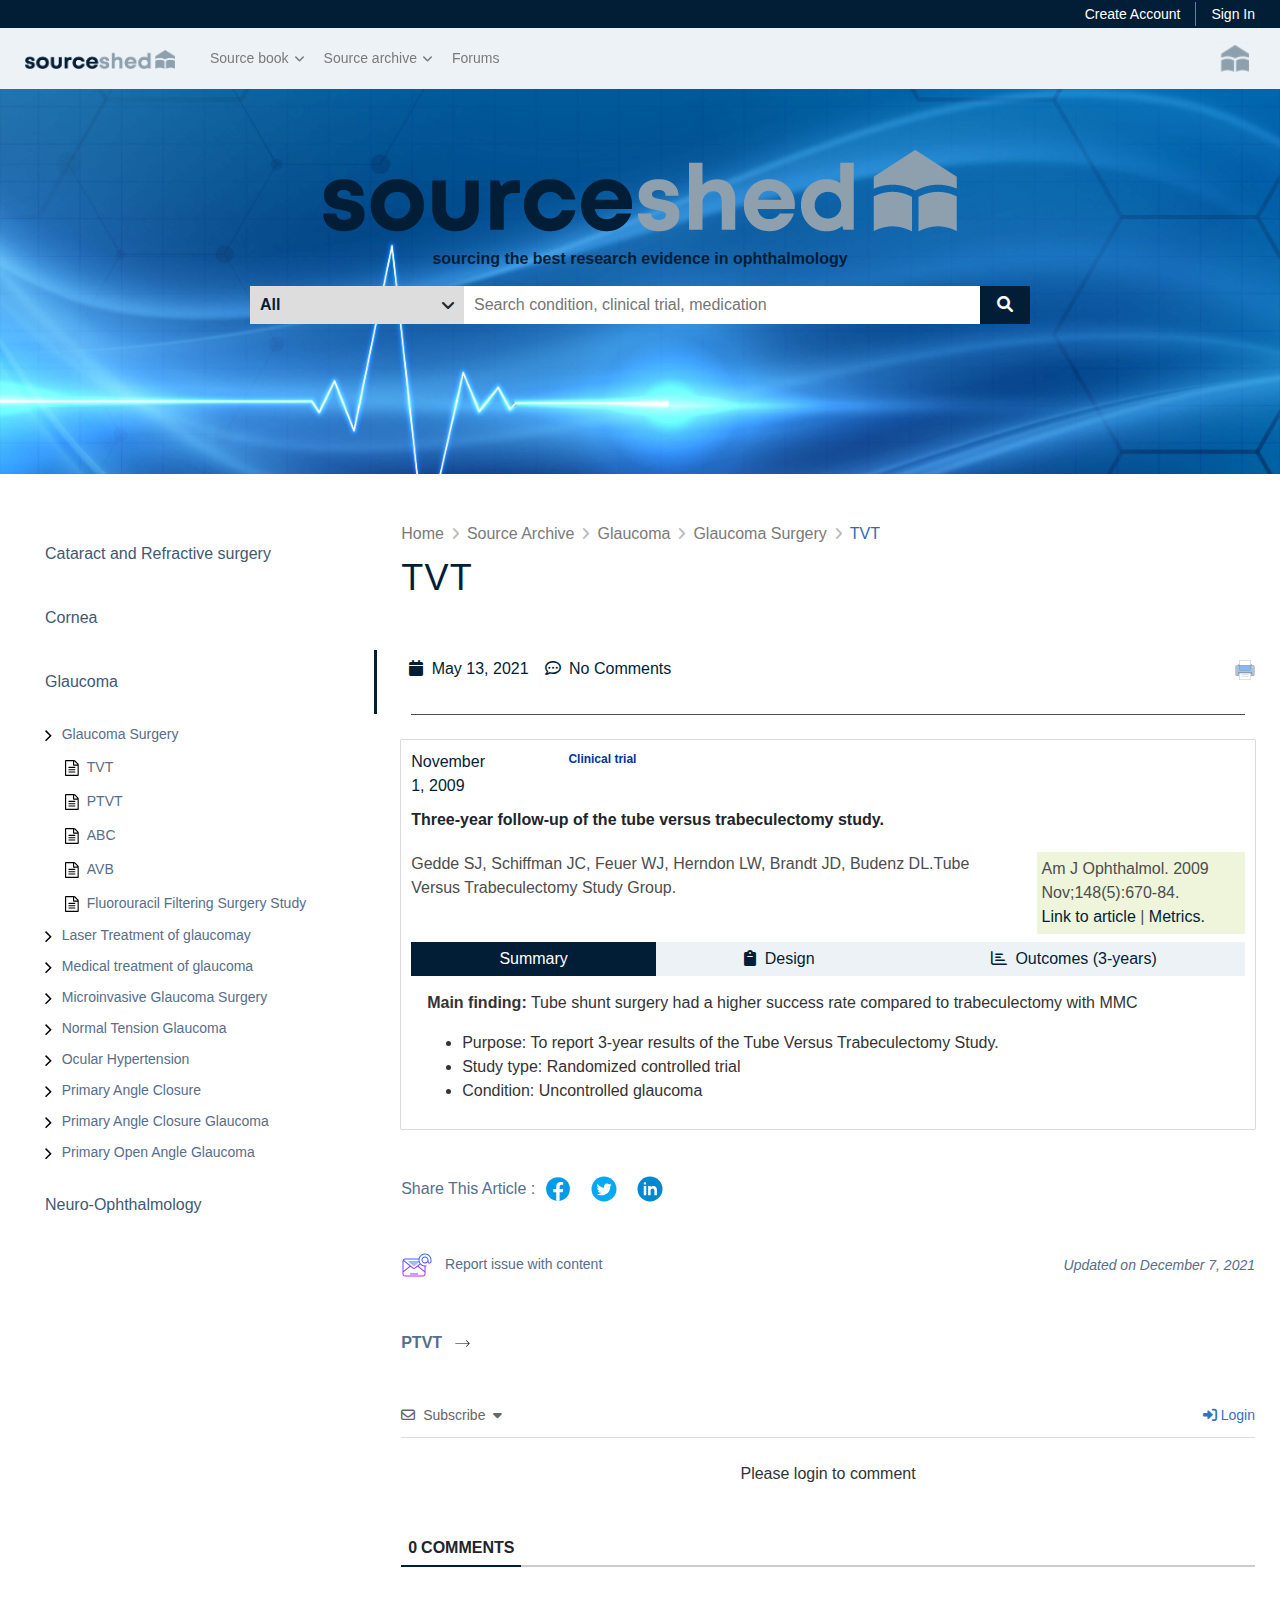
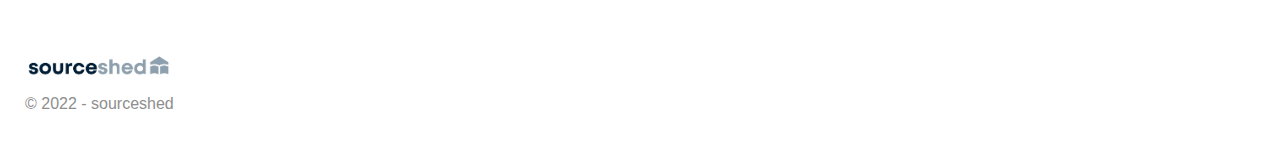
<file: glaucoma-source-archive.html>
<!doctype html>
<html class="no-js" lang="en">

<head>
    <meta charset="utf-8">
    <meta http-equiv="x-ua-compatible" content="ie=edge">
    <title>Sourceshed</title>
    <meta name="description" content="">
    <meta name="viewport" content="width=device-width, initial-scale=1">

    <!-- Place favicon.ico in the root directory -->
    <link rel="shortcut icon" type="image/x-icon" href="assets/img/favicon.ico.png">

    <!-- CSS here -->
    <link rel="stylesheet" href="./assets/css/fontawesome-v6.min.css">
    <link rel="stylesheet" href="./assets/css/bootstrap-v5.0.2.min.css">
    <link rel="stylesheet" href="./assets/css/owl.carousel-v2.3.4.min.css">
    <link rel="stylesheet" href="./assets/css/owl.theme.default-v2.3.4.min.css">
    <link rel="stylesheet" href="./assets/css/style.css">
    <link rel="stylesheet" href="./assets/css/responsive.css">
</head>

<body>
    <!--[if lte IE 9]>
            <p class="browserupgrade">You are using an <strong>outdated</strong> browser. Please <a href="https://browsehappy.com/">upgrade your browser</a> to improve your experience and security.</p>
        <![endif]-->

    <!-- Add your site or application content here -->
    <!-- start haeder -->
    <header class="header">
        <div class="header-top dark-blue-bg">
            <div class="container">
                <div class="row">
                    <div class="col-md-12">
                        <ul class="header-auth d-flex justify-content-end">
                            <li>
                                <a href="#" class="account text-white">Create Account</a>
                            </li>
                            <li>
                                <a href="#" class="signin text-white">Sign In</a>
                            </li>
                        </ul>
                    </div>
                </div>
            </div>
        </div>
        <div class="header-nav light-gray-bg-4 py-md-0 py-2">
            <div class="container">
                <div class="header-nav__container d-flex flex-wrap align-items-center justify-content-between">
                    <div class="header-nav__bar d-md-none d-block">
                        <i class="fa-solid fa-bars-staggered text-light-gray"></i>
                    </div>
                    <div class="header-nav__logo">
                        <a href="#" class="d-block">
                            <img src="./assets/img/banner-logo.png" alt="Sourceshed Logo" class="img-fluid">
                        </a>
                    </div>
                    <div class="header-nav__menu d-md-block d-none">
                        <ul class="d-flex flex-wrap">
                            <li class="topmenu">
                                <a href="#">Source book</a>
                                <ul class="submenu">
                                    <li class="topsubmenu">
                                        <a href="#">Retina</a>
                                        <ul class="submenu">
                                            <li>
                                                <p>Retinal vascular diseases</p>
                                                <div class="disease">
                                                    <p>Retinal vein occlusions</p>
                                                    <a href="retina-brvo.html">Branch Retinal Vein Occlusion</a>
                                                    <a href="#">Central Retinal Vein Occlusion</a>
                                                </div>
                                                <div class="disease">
                                                    <p>Diabetic Retinopathy</p>
                                                    <a href="#">Diabetic Macular Edema</a>
                                                    <a href="#">Proliferative Diabetic Retinopathy</a>
                                                    <a href="#">Vitreous haemorrhage</a>
                                                    <a href="#">Cataract surgery</a>
                                                </div>
                                            </li>
                                            <li>
                                                <p>Choroidal vascular diseases</p>
                                                <div class="disease">
                                                    <p>Age-related Macular Degeneration</p>
                                                    <a href="#">Anti-VEGF treatment</a>
                                                    <a href="#">Photodynamic therapy </a>
                                                    <a href="#">Laser treatment </a>
                                                    <a href="#">Polypoidal Choroidal Vasculopathy</a>
                                                </div>
                                                <div class="disease">
                                                    <p><a href="#">Myopic Choroidal Neovascularization</a></p>
                                                    <p><a href="#">Central Serous Chorioretinopathy</a></p>
                                                </div>
                                            </li>
                                            <li>
                                                <p>Surgical retinal conditions</p>
                                                <div class="disease">
                                                    <p><a href="#">Macular Hole</a></p>
                                                </div>
                                            </li>
                                            <li>
                                                <p>Miscellaneous retinal conditions</p>
                                                <div class="disease">
                                                    <p><a href="#">Optic disc pit</a></p>
                                                </div>
                                            </li>
                                        </ul>
                                    </li>
                                    <li class="topsubmenu">
                                        <a href="#">Glucoma</a>
                                        <ul class="submenu">
                                            <li>
                                                <p>Types of glaucomas</p>
                                                <div class="disease">
                                                    <p>Open Angle Glaucoma</p>
                                                    <a href="#">Primary Open Angle Glaucoma</a>
                                                    <a href="#">Ocular Hypertension</a>
                                                    <a href="#">Normal Tension Glaucoma</a>
                                                </div>
                                                <div class="disease">
                                                    <p><a href="#">Primary Angle closure and Primary Angle closure Glaucoma</a></p>
                                                </div>
                                                <div class="disease">
                                                    <p>Secondary Glaucomas</p>
                                                    <a href="#">Pseudoexfoliation Glaucoma</a>
                                                    <a href="#">Pigment dispersion syndrome and pigmentary glaucoma</a>
                                                    <a href="#">Neovascular glaucoma</a>
                                                    <a href="#">Uveitic glaucoma</a>
                                                    <div class="subdesease">
                                                        <p>Glaucoma associated with surgery</p>
                                                        <a href="#">Aqueous misdirection syndrome</a>
                                                    </div>
                                                </div>
                                            </li>
                                            <li>
                                                <p>Management of glaucoma</p>
                                                <div class="disease">
                                                    <p><a href="#">Medical treatment</a></p>
                                                    <div class="subdesease">
                                                        <a href="#">Netarsudil</a>
                                                        <a href="#">Netarsudil/latanoprost</a>
                                                        <a href="#">Latanoprost bunod</a>
                                                        <a href="#">Bimatoprost implant </a>
                                                    </div>
                                                </div>
                                                <div class="disease">
                                                    <p><a href="#">Laser treatment</a></p>
                                                    <div class="subdesease">
                                                        <a href="#">Selective laser trabeculoplasty</a>
                                                        <a href="#">Argon laser iridoplasty</a>
                                                    </div>
                                                </div>
                                                <div class="disease">
                                                    <p>Microinvasive Glaucoma Surgery</p>
                                                    <div class="subdesease">
                                                        <a href="#">iStent</a>
                                                        <a href="#">Hydrus</a>
                                                        <a href="#">XEN</a>
                                                        <a href="#">Preserflo</a>
                                                    </div>
                                                </div>
                                                <div class="disease">
                                                    <p><a href="#">Surgical treatment</a></p>
                                                    <div class="subdesease">
                                                        <p>Complications</p>
                                                        <a href="#">Bleb-associated infections</a>
                                                    </div>
                                                </div>
                                            </li>
                                        </ul>
                                    </li>
                                    <li class="topsubmenu">
                                        <a href="#">Cornea</a>
                                        <ul class="submenu">
                                            <li>
                                                <p>Corneal dystrophies and ectasia</p>
                                                <div class="disease">
                                                    <p><a href="#">Keratoconus</a></p>
                                                </div>
                                            </li>
                                            <li>
                                                <p>Corneal infections</p>
                                                <div class="disease">
                                                    <p><a href="#">Bacterial keratitis</a></p>
                                                    <p><a href="#">Fungal keratitis</a></p>
                                                    <p><a href="#">Herpes Simplex keratitis</a></p>
                                                    <p><a href="#">Herpes Zoster keratitis</a></p>
                                                </div>
                                            </li>
                                            <li>
                                                <p>Other Corneal disorders</p>
                                                <div class="disease">
                                                    <p><a href="#">Dry Eye Disease</a></p>
                                                    <p><a href="#">Neurotrophic Keratopathy</a></p>
                                                </div>
                                            </li>
                                            <li>
                                                <p>IConjunctival disorders</p>
                                                <div class="disease">
                                                    <p><a href="#">Pterygium</a></p>
                                                </div>
                                            </li>
                                        </ul>
                                    </li>
                                    <li class="topsubmenu">
                                        <a href="#">Pediatric and Strabismus</a>
                                        <ul class="submenu">
                                            <li>
                                                <div class="disease">
                                                    <p><a href="#">Amblyopia</a></p>
                                                    <p><a href="#">Congenital cataract</a></p>
                                                    <p><a href="#">Infantile Esotropia</a></p>
                                                </div>
                                            </li>
                                        </ul>
                                    </li>
                                </ul>
                            </li>
                            <li class="topmenu">
                                <a href="#">Source archive</a>
                                <ul class="submenu">
                                    <li><a href="#">Source archive central</a></li>
                                    <li><a href="#">Cataract and refractive surgery</a></li>
                                    <li><a href="#">Cornea</a></li>
                                    <li><a href="glucoma-source-archive.html">Glaucoma</a></li>
                                    <li><a href="#">Neuro-ophthalmology</a></li>
                                    <li><a href="#">Ocular oncology</a></li>
                                    <li><a href="#">Oculoplastics</a></li>
                                    <li><a href="#">Pediatric ophthalmology and Stabismus</a></li>
                                    <li><a href="#">Retina</a></li>
                                    <li><a href="#">Uveitis</a></li>
                                </ul>
                            </li>
                            <li><a href="#">Forums</a></li>
                        </ul>
                    </div>
                    <div class="header-nav__brand-logo d-md-block d-none">
                        <img src="./assets/img/brand-logo.PNG" alt="Sourceshed Logo">
                    </div>
                </div>
            </div>
        </div>
        <!-- mobile menu -->
        <div class="drawer-nav bg-white">
            <div class="drawer-nav__logo d-flex justify-content-between">
                <a href="#" class="d-block">
                    <img src="./assets/img/drawer-meno-log.png" alt="Sourceshed" class="img-fluid">
                </a>
                <div class="menu-close">
                    <i class="fa-solid fa-xmark"></i>
                </div>
            </div>
            <div class="drawer-menu">
                <ul>
                    <li class="drawer-topmenu">
                        <a href="#">Source book</a>
                        <ul>
                            <li class="drawer-topmenu">
                                <a href="#">Retina</a>
                                <ul>
                                    <li>
                                        <p>Retinal vascular diseases</p>
                                        <div class="disease">
                                            <p>Retinal vein occlusions</p>
                                            <a href="retina-brvo.html">Branch Retinal Vein Occlusion</a>
                                            <a href="#">Central Retinal Vein Occlusion</a>
                                        </div>
                                        <div class="disease">
                                            <p>Diabetic Retinopathy</p>
                                            <a href="#">Diabetic Macular Edema</a>
                                            <a href="#">Proliferative Diabetic Retinopathy</a>
                                            <a href="#">Vitreous haemorrhage</a>
                                            <a href="#">Cataract surgery</a>
                                        </div>
                                    </li>
                                    <li>
                                        <p>Choroidal vascular diseases</p>
                                        <div class="disease">
                                            <p>Age-related Macular Degeneration</p>
                                            <a href="#">Anti-VEGF treatment</a>
                                            <a href="#">Photodynamic therapy </a>
                                            <a href="#">Laser treatment </a>
                                            <a href="#">Polypoidal Choroidal Vasculopathy</a>
                                        </div>
                                        <div class="disease">
                                            <p><a href="#">Myopic Choroidal Neovascularization</a></p>
                                            <p><a href="#">Central Serous Chorioretinopathy</a></p>
                                        </div>
                                    </li>
                                    <li>
                                        <p>Surgical retinal conditions</p>
                                        <div class="disease">
                                            <p><a href="#">Macular Hole</a></p>
                                        </div>
                                    </li>
                                    <li>
                                        <p>Miscellaneous retinal conditions</p>
                                        <div class="disease">
                                            <p><a href="#">Optic disc pit</a></p>
                                        </div>
                                    </li>
                                </ul>
                            </li>
                            <li class="drawer-topmenu">
                                <a href="#">Glucoma</a>
                                <ul>
                                    <li>
                                        <p>Types of glaucomas</p>
                                        <div class="disease">
                                            <p>Open Angle Glaucoma</p>
                                            <a href="#">Primary Open Angle Glaucoma</a>
                                            <a href="#">Ocular Hypertension</a>
                                            <a href="#">Normal Tension Glaucoma</a>
                                        </div>
                                        <div class="disease">
                                            <p><a href="#">Primary Angle closure and Primary Angle closure Glaucoma</a></p>
                                        </div>
                                        <div class="disease">
                                            <p>Secondary Glaucomas</p>
                                            <a href="#">Pseudoexfoliation Glaucoma</a>
                                            <a href="#">Pigment dispersion syndrome and pigmentary glaucoma</a>
                                            <a href="#">Neovascular glaucoma</a>
                                            <a href="#">Uveitic glaucoma</a>
                                            <div class="subdesease">
                                                <p>Glaucoma associated with surgery</p>
                                                <a href="#">Aqueous misdirection syndrome</a>
                                            </div>
                                        </div>
                                    </li>
                                    <li>
                                        <p>Management of glaucoma</p>
                                        <div class="disease">
                                            <p><a href="#">Medical treatment</a></p>
                                            <div class="subdesease">
                                                <a href="#">Netarsudil</a>
                                                <a href="#">Netarsudil/latanoprost</a>
                                                <a href="#">Latanoprost bunod</a>
                                                <a href="#">Bimatoprost implant </a>
                                            </div>
                                        </div>
                                        <div class="disease">
                                            <p><a href="#">Laser treatment</a></p>
                                            <div class="subdesease">
                                                <a href="#">Selective laser trabeculoplasty</a>
                                                <a href="#">Argon laser iridoplasty</a>
                                            </div>
                                        </div>
                                        <div class="disease">
                                            <p>Microinvasive Glaucoma Surgery</p>
                                            <div class="subdesease">
                                                <a href="#">iStent</a>
                                                <a href="#">Hydrus</a>
                                                <a href="#">XEN</a>
                                                <a href="#">Preserflo</a>
                                            </div>
                                        </div>
                                        <div class="disease">
                                            <p><a href="#">Surgical treatment</a></p>
                                            <div class="subdesease">
                                                <p>Complications</p>
                                                <a href="#">Bleb-associated infections</a>
                                            </div>
                                        </div>
                                    </li>
                                </ul>
                            </li>
                            <li class="drawer-topmenu">
                                <a href="#">Cornea</a>
                                <ul>
                                    <li>
                                        <p>Corneal dystrophies and ectasia</p>
                                        <div class="disease">
                                            <p><a href="#">Keratoconus</a></p>
                                        </div>
                                    </li>
                                    <li>
                                        <p>Corneal infections</p>
                                        <div class="disease">
                                            <p><a href="#">Bacterial keratitis</a></p>
                                            <p><a href="#">Fungal keratitis</a></p>
                                            <p><a href="#">Herpes Simplex keratitis</a></p>
                                            <p><a href="#">Herpes Zoster keratitis</a></p>
                                        </div>
                                    </li>
                                    <li>
                                        <p>Other Corneal disorders</p>
                                        <div class="disease">
                                            <p><a href="#">Dry Eye Disease</a></p>
                                            <p><a href="#">Neurotrophic Keratopathy</a></p>
                                        </div>
                                    </li>
                                    <li>
                                        <p>Conjunctival disorders</p>
                                        <div class="disease">
                                            <p><a href="#">Pterygium</a></p>
                                        </div>
                                    </li>
                                </ul>
                            </li>
                            <li class="drawer-topmenu">
                                <a href="#">Pediatric and Strabismus</a>
                                <ul>
                                    <li>
                                        <div class="disease">
                                            <p><a href="#">Amblyopia</a></p>
                                            <p><a href="#">Congenital cataract</a></p>
                                            <p><a href="#">Infantile Esotropia</a></p>
                                        </div>
                                    </li>
                                </ul>
                            </li>
                        </ul>
                    </li>
                    <li class="drawer-topmenu">
                        <a href="#">Source archive</a>
                        <ul>
                            <li><a href="#">Source archive central</a></li>
                            <li><a href="#">Cataract and refractive surgery</a></li>
                            <li><a href="#">Cornea</a></li>
                            <li><a href="#">Glaucoma</a></li>
                            <li><a href="#">Neuro-ophthalmology</a></li>
                            <li><a href="#">Ocular oncology</a></li>
                            <li><a href="#">Oculoplastics</a></li>
                            <li><a href="#">Pediatric ophthalmology and Stabismus</a></li>
                            <li><a href="#">Retina</a></li>
                            <li><a href="#">Uveitis</a></li>
                        </ul>
                    </li>
                    <li><a href="#">Forums</a></li>
                </ul>
            </div>
        </div>
    </header> <!-- end haeder -->
    <!-- start banner -->
    <section class="banner bg banner-bg">
        <div class="container">
            <div class="row">
                <div class="banner-box col-sm-12 text-center">
                    <div class="banner__logo">
                        <img src="./assets/img/banner-logo.png" alt="Sourceshed" class="img-fluid">
                        <p class="banner__tag text-dark-blue font-semi-bold">sourcing the best research evidence in ophthalmology</p>
                    </div>
                    <div class="banner__search">
                        <form action="" class="search-from d-flex justify-content-center">
                            <div class="select-arrow">
                                <select class="search-select">
                                    <option selected>All</option>
                                    <option value="1">Conditions (source book)</option>
                                    <option value="2">Studies (source archive)</option>
                                </select>
                            </div>
                            <input type="text" class="search-input" autocomplete="off" placeholder="Search condition, clinical trial, medication">
                            <button type="submit" class="search-submit dark-blue-bg text-white"><i class="fas fa-search"></i></button>
                        </form>
                    </div>
                </div>
            </div>
        </div>
    </section><!-- end banner -->
    <!-- start source archive wrapper -->
    <section class="source-archive-section pt-5">
        <div class="container">
            <div class="row">
                <aside class="archive-sidebar">
                    <div class="sa-sidebar-item ">
                        <p class="sa-sidebar-item-title">Cataract and Refractive surgery
                        </p>
                        <div class="sa-sidebar-item-content">
                            <ul class="">
                                <li>
                                    <span class="me-2">
                                        <svg xmlns="http://www.w3.org/2000/svg" xmlns:xlink="http://www.w3.org/1999/xlink" aria-hidden="true" focusable="false" width="0.86em" height="1em" style="-ms-transform: rotate(360deg); -webkit-transform: rotate(360deg); transform: rotate(360deg);" preserveAspectRatio="xMidYMid meet" viewBox="0 0 1536 1792"><path d="M1468 380q28 28 48 76t20 88v1152q0 40-28 68t-68 28H96q-40 0-68-28t-28-68V96q0-40 28-68T96 0h896q40 0 88 20t76 48zm-444-244v376h376q-10-29-22-41l-313-313q-12-12-41-22zm384 1528V640H992q-40 0-68-28t-28-68V128H128v1536h1280zM384 800q0-14 9-23t23-9h704q14 0 23 9t9 23v64q0 14-9 23t-23 9H416q-14 0-23-9t-9-23v-64zm736 224q14 0 23 9t9 23v64q0 14-9 23t-23 9H416q-14 0-23-9t-9-23v-64q0-14 9-23t23-9h704zm0 256q14 0 23 9t9 23v64q0 14-9 23t-23 9H416q-14 0-23-9t-9-23v-64q0-14 9-23t23-9h704z"></path></svg>
                                    </span>
                                    <a href="#">PREMED report no.1</a>
                                </li>
                                <li>
                                    <span class="me-2">
                                        <svg xmlns="http://www.w3.org/2000/svg" xmlns:xlink="http://www.w3.org/1999/xlink" aria-hidden="true" focusable="false" width="0.86em" height="1em" style="-ms-transform: rotate(360deg); -webkit-transform: rotate(360deg); transform: rotate(360deg);" preserveAspectRatio="xMidYMid meet" viewBox="0 0 1536 1792"><path d="M1468 380q28 28 48 76t20 88v1152q0 40-28 68t-68 28H96q-40 0-68-28t-28-68V96q0-40 28-68T96 0h896q40 0 88 20t76 48zm-444-244v376h376q-10-29-22-41l-313-313q-12-12-41-22zm384 1528V640H992q-40 0-68-28t-28-68V128H128v1536h1280zM384 800q0-14 9-23t23-9h704q14 0 23 9t9 23v64q0 14-9 23t-23 9H416q-14 0-23-9t-9-23v-64zm736 224q14 0 23 9t9 23v64q0 14-9 23t-23 9H416q-14 0-23-9t-9-23v-64q0-14 9-23t23-9h704zm0 256q14 0 23 9t9 23v64q0 14-9 23t-23 9H416q-14 0-23-9t-9-23v-64q0-14 9-23t23-9h704z"></path></svg>
                                    </span>
                                    <a href="#">Randomized Clinical Trial Comparing Femtosecond LASIK and Small-Incision Lenticule Extraction</a>
                                </li>
                            </ul>
                            <div class="sa-sidebar-subitem-title">
                                <svg class="toggle-arrow arrow-right active" xmlns="http://www.w3.org/2000/svg" xmlns:xlink="http://www.w3.org/1999/xlink" aria-hidden="true" focusable="false" width="0.48em" height="1em" style="-ms-transform: rotate(360deg); -webkit-transform: rotate(360deg); transform: rotate(360deg);" preserveAspectRatio="xMidYMid meet" viewBox="0 0 608 1280"><g transform="translate(608 0) scale(-1 1)"><path d="M595 288q0 13-10 23L192 704l393 393q10 10 10 23t-10 23l-50 50q-10 10-23 10t-23-10L23 727q-10-10-10-23t10-23l466-466q10-10 23-10t23 10l50 50q10 10 10 23z"></path></g></svg>
                                <svg class="toggle-arrow arrow-down" xmlns="http://www.w3.org/2000/svg" xmlns:xlink="http://www.w3.org/1999/xlink" aria-hidden="true" focusable="false" width="0.8em" height="1em" style="-ms-transform: rotate(360deg); -webkit-transform: rotate(360deg); transform: rotate(360deg);" preserveAspectRatio="xMidYMid meet" viewBox="0 0 1024 1280"><path d="M1011 480q0 13-10 23L535 969q-10 10-23 10t-23-10L23 503q-10-10-10-23t10-23l50-50q10-10 23-10t23 10l393 393l393-393q10-10 23-10t23 10l50 50q10 10 10 23z"></path></svg>
                                <a href="#">Femtosecond laser</a>
                            </div>
                            <div class="sa-sidebar-subitem-content level-2">
                                <ul>
                                    <li>
                                        <span class="me-2">
                                            <svg xmlns="http://www.w3.org/2000/svg" xmlns:xlink="http://www.w3.org/1999/xlink" aria-hidden="true" focusable="false" width="0.86em" height="1em" style="-ms-transform: rotate(360deg); -webkit-transform: rotate(360deg); transform: rotate(360deg);" preserveAspectRatio="xMidYMid meet" viewBox="0 0 1536 1792"><path d="M1468 380q28 28 48 76t20 88v1152q0 40-28 68t-68 28H96q-40 0-68-28t-28-68V96q0-40 28-68T96 0h896q40 0 88 20t76 48zm-444-244v376h376q-10-29-22-41l-313-313q-12-12-41-22zm384 1528V640H992q-40 0-68-28t-28-68V128H128v1536h1280zM384 800q0-14 9-23t23-9h704q14 0 23 9t9 23v64q0 14-9 23t-23 9H416q-14 0-23-9t-9-23v-64zm736 224q14 0 23 9t9 23v64q0 14-9 23t-23 9H416q-14 0-23-9t-9-23v-64q0-14 9-23t23-9h704zm0 256q14 0 23 9t9 23v64q0 14-9 23t-23 9H416q-14 0-23-9t-9-23v-64q0-14 9-23t23-9h704z"></path></svg>
                                        </span>
                                        <a href="#">FEMCAT</a>
                                    </li>
                                </ul>
                            </div>
                            <div class="sa-sidebar-subitem-title">
                                <svg class="toggle-arrow arrow-right active" xmlns="http://www.w3.org/2000/svg" xmlns:xlink="http://www.w3.org/1999/xlink" aria-hidden="true" focusable="false" width="0.48em" height="1em" style="-ms-transform: rotate(360deg); -webkit-transform: rotate(360deg); transform: rotate(360deg);" preserveAspectRatio="xMidYMid meet" viewBox="0 0 608 1280"><g transform="translate(608 0) scale(-1 1)"><path d="M595 288q0 13-10 23L192 704l393 393q10 10 10 23t-10 23l-50 50q-10 10-23 10t-23-10L23 727q-10-10-10-23t10-23l466-466q10-10 23-10t23 10l50 50q10 10 10 23z"></path></g></svg>
                                <svg class="toggle-arrow arrow-down" xmlns="http://www.w3.org/2000/svg" xmlns:xlink="http://www.w3.org/1999/xlink" aria-hidden="true" focusable="false" width="0.8em" height="1em" style="-ms-transform: rotate(360deg); -webkit-transform: rotate(360deg); transform: rotate(360deg);" preserveAspectRatio="xMidYMid meet" viewBox="0 0 1024 1280"><path d="M1011 480q0 13-10 23L535 969q-10 10-23 10t-23-10L23 503q-10-10-10-23t10-23l50-50q10-10 23-10t23 10l393 393l393-393q10-10 23-10t23 10l50 50q10 10 10 23z"></path></svg>
                                <a href="#">Lens subluxation/dislocation</a>
                            </div>
                            <div class="sa-sidebar-subitem-content level-2">
                                <ul>
                                    <li>
                                        <span class="me-2">
                                            <svg xmlns="http://www.w3.org/2000/svg" xmlns:xlink="http://www.w3.org/1999/xlink" aria-hidden="true" focusable="false" width="0.86em" height="1em" style="-ms-transform: rotate(360deg); -webkit-transform: rotate(360deg); transform: rotate(360deg);" preserveAspectRatio="xMidYMid meet" viewBox="0 0 1536 1792"><path d="M1468 380q28 28 48 76t20 88v1152q0 40-28 68t-68 28H96q-40 0-68-28t-28-68V96q0-40 28-68T96 0h896q40 0 88 20t76 48zm-444-244v376h376q-10-29-22-41l-313-313q-12-12-41-22zm384 1528V640H992q-40 0-68-28t-28-68V128H128v1536h1280zM384 800q0-14 9-23t23-9h704q14 0 23 9t9 23v64q0 14-9 23t-23 9H416q-14 0-23-9t-9-23v-64zm736 224q14 0 23 9t9 23v64q0 14-9 23t-23 9H416q-14 0-23-9t-9-23v-64q0-14 9-23t23-9h704zm0 256q14 0 23 9t9 23v64q0 14-9 23t-23 9H416q-14 0-23-9t-9-23v-64q0-14 9-23t23-9h704z"></path></svg>
                                        </span>
                                        <a href="#">“Long-Term Outcomes after Surgery for Late In-The-Bag Intraocular Lens Dislocation: A Randomized Clinical Trial”</a>
                                    </li>
                                </ul>
                            </div>
                            <div class="sa-sidebar-subitem-title">
                                <svg class="toggle-arrow arrow-right active" xmlns="http://www.w3.org/2000/svg" xmlns:xlink="http://www.w3.org/1999/xlink" aria-hidden="true" focusable="false" width="0.48em" height="1em" style="-ms-transform: rotate(360deg); -webkit-transform: rotate(360deg); transform: rotate(360deg);" preserveAspectRatio="xMidYMid meet" viewBox="0 0 608 1280"><g transform="translate(608 0) scale(-1 1)"><path d="M595 288q0 13-10 23L192 704l393 393q10 10 10 23t-10 23l-50 50q-10 10-23 10t-23-10L23 727q-10-10-10-23t10-23l466-466q10-10 23-10t23 10l50 50q10 10 10 23z"></path></g></svg>
                                <svg class="toggle-arrow arrow-down" xmlns="http://www.w3.org/2000/svg" xmlns:xlink="http://www.w3.org/1999/xlink" aria-hidden="true" focusable="false" width="0.8em" height="1em" style="-ms-transform: rotate(360deg); -webkit-transform: rotate(360deg); transform: rotate(360deg);" preserveAspectRatio="xMidYMid meet" viewBox="0 0 1024 1280"><path d="M1011 480q0 13-10 23L535 969q-10 10-23 10t-23-10L23 503q-10-10-10-23t10-23l50-50q10-10 23-10t23 10l393 393l393-393q10-10 23-10t23 10l50 50q10 10 10 23z"></path></svg>
                                <a href="#">Post-operative endophthalmitis</a>
                            </div>
                            <div class="sa-sidebar-subitem-content level-2">
                                <ul>
                                    <li>
                                        <span class="me-2">
                                            <svg xmlns="http://www.w3.org/2000/svg" xmlns:xlink="http://www.w3.org/1999/xlink" aria-hidden="true" focusable="false" width="0.86em" height="1em" style="-ms-transform: rotate(360deg); -webkit-transform: rotate(360deg); transform: rotate(360deg);" preserveAspectRatio="xMidYMid meet" viewBox="0 0 1536 1792"><path d="M1468 380q28 28 48 76t20 88v1152q0 40-28 68t-68 28H96q-40 0-68-28t-28-68V96q0-40 28-68T96 0h896q40 0 88 20t76 48zm-444-244v376h376q-10-29-22-41l-313-313q-12-12-41-22zm384 1528V640H992q-40 0-68-28t-28-68V128H128v1536h1280zM384 800q0-14 9-23t23-9h704q14 0 23 9t9 23v64q0 14-9 23t-23 9H416q-14 0-23-9t-9-23v-64zm736 224q14 0 23 9t9 23v64q0 14-9 23t-23 9H416q-14 0-23-9t-9-23v-64q0-14 9-23t23-9h704zm0 256q14 0 23 9t9 23v64q0 14-9 23t-23 9H416q-14 0-23-9t-9-23v-64q0-14 9-23t23-9h704z"></path></svg>
                                        </span>
                                        <a href="#">Endophthalmitis Vitrectomy Study</a>
                                    </li>
                                    <li>
                                        <span class="me-2">
                                            <svg xmlns="http://www.w3.org/2000/svg" xmlns:xlink="http://www.w3.org/1999/xlink" aria-hidden="true" focusable="false" width="0.86em" height="1em" style="-ms-transform: rotate(360deg); -webkit-transform: rotate(360deg); transform: rotate(360deg);" preserveAspectRatio="xMidYMid meet" viewBox="0 0 1536 1792"><path d="M1468 380q28 28 48 76t20 88v1152q0 40-28 68t-68 28H96q-40 0-68-28t-28-68V96q0-40 28-68T96 0h896q40 0 88 20t76 48zm-444-244v376h376q-10-29-22-41l-313-313q-12-12-41-22zm384 1528V640H992q-40 0-68-28t-28-68V128H128v1536h1280zM384 800q0-14 9-23t23-9h704q14 0 23 9t9 23v64q0 14-9 23t-23 9H416q-14 0-23-9t-9-23v-64zm736 224q14 0 23 9t9 23v64q0 14-9 23t-23 9H416q-14 0-23-9t-9-23v-64q0-14 9-23t23-9h704zm0 256q14 0 23 9t9 23v64q0 14-9 23t-23 9H416q-14 0-23-9t-9-23v-64q0-14 9-23t23-9h704z"></path></svg>
                                        </span>
                                        <a href="#">European Society of Cataract & Refractive Surgeons (ESCRS) multicenter study</a>
                                    </li>
                                </ul>
                            </div>
                        </div>
                    </div>
                    <div class="sa-sidebar-item ">
                        <p class="sa-sidebar-item-title">Cornea</p>
                        <div class="sa-sidebar-item-content">
                            <div class="sa-sidebar-subitem-title ">
                                <svg class="toggle-arrow arrow-right active" xmlns="http://www.w3.org/2000/svg" xmlns:xlink="http://www.w3.org/1999/xlink" aria-hidden="true" focusable="false" width="0.48em" height="1em" style="-ms-transform: rotate(360deg); -webkit-transform: rotate(360deg); transform: rotate(360deg);" preserveAspectRatio="xMidYMid meet" viewBox="0 0 608 1280"><g transform="translate(608 0) scale(-1 1)"><path d="M595 288q0 13-10 23L192 704l393 393q10 10 10 23t-10 23l-50 50q-10 10-23 10t-23-10L23 727q-10-10-10-23t10-23l466-466q10-10 23-10t23 10l50 50q10 10 10 23z"></path></g></svg>
                                <svg class="toggle-arrow arrow-down" xmlns="http://www.w3.org/2000/svg" xmlns:xlink="http://www.w3.org/1999/xlink" aria-hidden="true" focusable="false" width="0.8em" height="1em" style="-ms-transform: rotate(360deg); -webkit-transform: rotate(360deg); transform: rotate(360deg);" preserveAspectRatio="xMidYMid meet" viewBox="0 0 1024 1280"><path d="M1011 480q0 13-10 23L535 969q-10 10-23 10t-23-10L23 503q-10-10-10-23t10-23l50-50q10-10 23-10t23 10l393 393l393-393q10-10 23-10t23 10l50 50q10 10 10 23z"></path></svg>
                                <a href="#">Bacterial keratitis</a>
                            </div>
                            <div class="sa-sidebar-subitem-content level-2">
                                <ul>
                                    <li>
                                        <span class="me-2">
                                            <svg xmlns="http://www.w3.org/2000/svg" xmlns:xlink="http://www.w3.org/1999/xlink" aria-hidden="true" focusable="false" width="0.86em" height="1em" style="-ms-transform: rotate(360deg); -webkit-transform: rotate(360deg); transform: rotate(360deg);" preserveAspectRatio="xMidYMid meet" viewBox="0 0 1536 1792"><path d="M1468 380q28 28 48 76t20 88v1152q0 40-28 68t-68 28H96q-40 0-68-28t-28-68V96q0-40 28-68T96 0h896q40 0 88 20t76 48zm-444-244v376h376q-10-29-22-41l-313-313q-12-12-41-22zm384 1528V640H992q-40 0-68-28t-28-68V128H128v1536h1280zM384 800q0-14 9-23t23-9h704q14 0 23 9t9 23v64q0 14-9 23t-23 9H416q-14 0-23-9t-9-23v-64zm736 224q14 0 23 9t9 23v64q0 14-9 23t-23 9H416q-14 0-23-9t-9-23v-64q0-14 9-23t23-9h704zm0 256q14 0 23 9t9 23v64q0 14-9 23t-23 9H416q-14 0-23-9t-9-23v-64q0-14 9-23t23-9h704z"></path></svg>
                                        </span>
                                        <a href="#">SCUT</a>
                                    </li>
                                </ul>
                            </div>
                            <div class="sa-sidebar-subitem-title ">
                                <svg class="toggle-arrow arrow-right active" xmlns="http://www.w3.org/2000/svg" xmlns:xlink="http://www.w3.org/1999/xlink" aria-hidden="true" focusable="false" width="0.48em" height="1em" style="-ms-transform: rotate(360deg); -webkit-transform: rotate(360deg); transform: rotate(360deg);" preserveAspectRatio="xMidYMid meet" viewBox="0 0 608 1280"><g transform="translate(608 0) scale(-1 1)"><path d="M595 288q0 13-10 23L192 704l393 393q10 10 10 23t-10 23l-50 50q-10 10-23 10t-23-10L23 727q-10-10-10-23t10-23l466-466q10-10 23-10t23 10l50 50q10 10 10 23z"></path></g></svg>
                                <svg class="toggle-arrow arrow-down" xmlns="http://www.w3.org/2000/svg" xmlns:xlink="http://www.w3.org/1999/xlink" aria-hidden="true" focusable="false" width="0.8em" height="1em" style="-ms-transform: rotate(360deg); -webkit-transform: rotate(360deg); transform: rotate(360deg);" preserveAspectRatio="xMidYMid meet" viewBox="0 0 1024 1280"><path d="M1011 480q0 13-10 23L535 969q-10 10-23 10t-23-10L23 503q-10-10-10-23t10-23l50-50q10-10 23-10t23 10l393 393l393-393q10-10 23-10t23 10l50 50q10 10 10 23z"></path></svg>
                                <a href="#">Dry Eye Disease</a>
                            </div>
                            <div class="sa-sidebar-subitem-content level-2">
                                <ul>
                                    <li>
                                        <span class="me-2">
                                            <svg xmlns="http://www.w3.org/2000/svg" xmlns:xlink="http://www.w3.org/1999/xlink" aria-hidden="true" focusable="false" width="0.86em" height="1em" style="-ms-transform: rotate(360deg); -webkit-transform: rotate(360deg); transform: rotate(360deg);" preserveAspectRatio="xMidYMid meet" viewBox="0 0 1536 1792"><path d="M1468 380q28 28 48 76t20 88v1152q0 40-28 68t-68 28H96q-40 0-68-28t-28-68V96q0-40 28-68T96 0h896q40 0 88 20t76 48zm-444-244v376h376q-10-29-22-41l-313-313q-12-12-41-22zm384 1528V640H992q-40 0-68-28t-28-68V128H128v1536h1280zM384 800q0-14 9-23t23-9h704q14 0 23 9t9 23v64q0 14-9 23t-23 9H416q-14 0-23-9t-9-23v-64zm736 224q14 0 23 9t9 23v64q0 14-9 23t-23 9H416q-14 0-23-9t-9-23v-64q0-14 9-23t23-9h704zm0 256q14 0 23 9t9 23v64q0 14-9 23t-23 9H416q-14 0-23-9t-9-23v-64q0-14 9-23t23-9h704z"></path></svg>
                                        </span>
                                        <a href="#">DREAM</a>
                                    </li>
                                </ul>
                                <div class="sa-sidebar-subitem-title">
                                    <svg class="toggle-arrow arrow-right active" xmlns="http://www.w3.org/2000/svg" xmlns:xlink="http://www.w3.org/1999/xlink" aria-hidden="true" focusable="false" width="0.48em" height="1em" style="-ms-transform: rotate(360deg); -webkit-transform: rotate(360deg); transform: rotate(360deg);" preserveAspectRatio="xMidYMid meet" viewBox="0 0 608 1280"><g transform="translate(608 0) scale(-1 1)"><path d="M595 288q0 13-10 23L192 704l393 393q10 10 10 23t-10 23l-50 50q-10 10-23 10t-23-10L23 727q-10-10-10-23t10-23l466-466q10-10 23-10t23 10l50 50q10 10 10 23z"></path></g></svg>
                                    <svg class="toggle-arrow arrow-down" xmlns="http://www.w3.org/2000/svg" xmlns:xlink="http://www.w3.org/1999/xlink" aria-hidden="true" focusable="false" width="0.8em" height="1em" style="-ms-transform: rotate(360deg); -webkit-transform: rotate(360deg); transform: rotate(360deg);" preserveAspectRatio="xMidYMid meet" viewBox="0 0 1024 1280"><path d="M1011 480q0 13-10 23L535 969q-10 10-23 10t-23-10L23 503q-10-10-10-23t10-23l50-50q10-10 23-10t23 10l393 393l393-393q10-10 23-10t23 10l50 50q10 10 10 23z"></path></svg>
                                    <a href="#">Cequa (Cyclosporine 0.09%)</a>
                                </div>
                                <div class="sa-sidebar-subitem-content level-3">
                                    <ul>
                                        <li>
                                            <span class="me-2">
                                                <svg xmlns="http://www.w3.org/2000/svg" xmlns:xlink="http://www.w3.org/1999/xlink" aria-hidden="true" focusable="false" width="0.86em" height="1em" style="-ms-transform: rotate(360deg); -webkit-transform: rotate(360deg); transform: rotate(360deg);" preserveAspectRatio="xMidYMid meet" viewBox="0 0 1536 1792"><path d="M1468 380q28 28 48 76t20 88v1152q0 40-28 68t-68 28H96q-40 0-68-28t-28-68V96q0-40 28-68T96 0h896q40 0 88 20t76 48zm-444-244v376h376q-10-29-22-41l-313-313q-12-12-41-22zm384 1528V640H992q-40 0-68-28t-28-68V128H128v1536h1280zM384 800q0-14 9-23t23-9h704q14 0 23 9t9 23v64q0 14-9 23t-23 9H416q-14 0-23-9t-9-23v-64zm736 224q14 0 23 9t9 23v64q0 14-9 23t-23 9H416q-14 0-23-9t-9-23v-64q0-14 9-23t23-9h704zm0 256q14 0 23 9t9 23v64q0 14-9 23t-23 9H416q-14 0-23-9t-9-23v-64q0-14 9-23t23-9h704z"></path></svg>
                                            </span>
                                            <a href="#">“A Phase 3, Randomized, Double-Masked Study of OTX-101 Ophthalmic Solution 0.09% in the Treatment of Dry Eye Disease”</a>
                                        </li>
                                    </ul>
                                </div>
                                <div class="sa-sidebar-subitem-title">
                                    <svg class="toggle-arrow arrow-right active" xmlns="http://www.w3.org/2000/svg" xmlns:xlink="http://www.w3.org/1999/xlink" aria-hidden="true" focusable="false" width="0.48em" height="1em" style="-ms-transform: rotate(360deg); -webkit-transform: rotate(360deg); transform: rotate(360deg);" preserveAspectRatio="xMidYMid meet" viewBox="0 0 608 1280"><g transform="translate(608 0) scale(-1 1)"><path d="M595 288q0 13-10 23L192 704l393 393q10 10 10 23t-10 23l-50 50q-10 10-23 10t-23-10L23 727q-10-10-10-23t10-23l466-466q10-10 23-10t23 10l50 50q10 10 10 23z"></path></g></svg>
                                    <svg class="toggle-arrow arrow-down" xmlns="http://www.w3.org/2000/svg" xmlns:xlink="http://www.w3.org/1999/xlink" aria-hidden="true" focusable="false" width="0.8em" height="1em" style="-ms-transform: rotate(360deg); -webkit-transform: rotate(360deg); transform: rotate(360deg);" preserveAspectRatio="xMidYMid meet" viewBox="0 0 1024 1280"><path d="M1011 480q0 13-10 23L535 969q-10 10-23 10t-23-10L23 503q-10-10-10-23t10-23l50-50q10-10 23-10t23 10l393 393l393-393q10-10 23-10t23 10l50 50q10 10 10 23z"></path></svg>
                                    <a href="#">Eysuvis (Loteprednol etabonate 0.25%)</a>
                                </div>
                                <div class="sa-sidebar-subitem-content level-3">
                                    <ul>
                                        <li>
                                            <span class="me-2">
                                                <svg xmlns="http://www.w3.org/2000/svg" xmlns:xlink="http://www.w3.org/1999/xlink" aria-hidden="true" focusable="false" width="0.86em" height="1em" style="-ms-transform: rotate(360deg); -webkit-transform: rotate(360deg); transform: rotate(360deg);" preserveAspectRatio="xMidYMid meet" viewBox="0 0 1536 1792"><path d="M1468 380q28 28 48 76t20 88v1152q0 40-28 68t-68 28H96q-40 0-68-28t-28-68V96q0-40 28-68T96 0h896q40 0 88 20t76 48zm-444-244v376h376q-10-29-22-41l-313-313q-12-12-41-22zm384 1528V640H992q-40 0-68-28t-28-68V128H128v1536h1280zM384 800q0-14 9-23t23-9h704q14 0 23 9t9 23v64q0 14-9 23t-23 9H416q-14 0-23-9t-9-23v-64zm736 224q14 0 23 9t9 23v64q0 14-9 23t-23 9H416q-14 0-23-9t-9-23v-64q0-14 9-23t23-9h704zm0 256q14 0 23 9t9 23v64q0 14-9 23t-23 9H416q-14 0-23-9t-9-23v-64q0-14 9-23t23-9h704z"></path></svg>
                                            </span>
                                            <a href="#">“A randomized, double-masked, placebo-controlled, multicenter comparison of loteprednol etabonate ophthalmic suspension, 0.5%, and placebo for treatment of keratoconjunctivitis sicca in patients with delayed tear clearance”</a>
                                        </li>
                                        <li>
                                            <span class="me-2">
                                                <svg xmlns="http://www.w3.org/2000/svg" xmlns:xlink="http://www.w3.org/1999/xlink" aria-hidden="true" focusable="false" width="0.86em" height="1em" style="-ms-transform: rotate(360deg); -webkit-transform: rotate(360deg); transform: rotate(360deg);" preserveAspectRatio="xMidYMid meet" viewBox="0 0 1536 1792"><path d="M1468 380q28 28 48 76t20 88v1152q0 40-28 68t-68 28H96q-40 0-68-28t-28-68V96q0-40 28-68T96 0h896q40 0 88 20t76 48zm-444-244v376h376q-10-29-22-41l-313-313q-12-12-41-22zm384 1528V640H992q-40 0-68-28t-28-68V128H128v1536h1280zM384 800q0-14 9-23t23-9h704q14 0 23 9t9 23v64q0 14-9 23t-23 9H416q-14 0-23-9t-9-23v-64zm736 224q14 0 23 9t9 23v64q0 14-9 23t-23 9H416q-14 0-23-9t-9-23v-64q0-14 9-23t23-9h704zm0 256q14 0 23 9t9 23v64q0 14-9 23t-23 9H416q-14 0-23-9t-9-23v-64q0-14 9-23t23-9h704z"></path></svg>
                                            </span>
                                            <a href="#">“Effect of loteprednol etabonate 0.5% on initiation of dry eye treatment with topical cyclosporine 0.05%”</a>
                                        </li>
                                        <li>
                                            <span class="me-2">
                                                <svg xmlns="http://www.w3.org/2000/svg" xmlns:xlink="http://www.w3.org/1999/xlink" aria-hidden="true" focusable="false" width="0.86em" height="1em" style="-ms-transform: rotate(360deg); -webkit-transform: rotate(360deg); transform: rotate(360deg);" preserveAspectRatio="xMidYMid meet" viewBox="0 0 1536 1792"><path d="M1468 380q28 28 48 76t20 88v1152q0 40-28 68t-68 28H96q-40 0-68-28t-28-68V96q0-40 28-68T96 0h896q40 0 88 20t76 48zm-444-244v376h376q-10-29-22-41l-313-313q-12-12-41-22zm384 1528V640H992q-40 0-68-28t-28-68V128H128v1536h1280zM384 800q0-14 9-23t23-9h704q14 0 23 9t9 23v64q0 14-9 23t-23 9H416q-14 0-23-9t-9-23v-64zm736 224q14 0 23 9t9 23v64q0 14-9 23t-23 9H416q-14 0-23-9t-9-23v-64q0-14 9-23t23-9h704zm0 256q14 0 23 9t9 23v64q0 14-9 23t-23 9H416q-14 0-23-9t-9-23v-64q0-14 9-23t23-9h704z"></path></svg>
                                            </span>
                                            <a href="#">“Prospective Randomized Trial Comparing Efficacy of Topical Loteprednol Etabonate 0.5% Versus Cyclosporine-A 0.05% for Treatment of Dry Eye Syndrome Following Hematopoietic Stem Cell Transplantation”</a>
                                        </li>
                                    </ul>
                                </div>
                                <div class="sa-sidebar-subitem-title">
                                    <svg class="toggle-arrow arrow-right active" xmlns="http://www.w3.org/2000/svg" xmlns:xlink="http://www.w3.org/1999/xlink" aria-hidden="true" focusable="false" width="0.48em" height="1em" style="-ms-transform: rotate(360deg); -webkit-transform: rotate(360deg); transform: rotate(360deg);" preserveAspectRatio="xMidYMid meet" viewBox="0 0 608 1280"><g transform="translate(608 0) scale(-1 1)"><path d="M595 288q0 13-10 23L192 704l393 393q10 10 10 23t-10 23l-50 50q-10 10-23 10t-23-10L23 727q-10-10-10-23t10-23l466-466q10-10 23-10t23 10l50 50q10 10 10 23z"></path></g></svg>
                                    <svg class="toggle-arrow arrow-down" xmlns="http://www.w3.org/2000/svg" xmlns:xlink="http://www.w3.org/1999/xlink" aria-hidden="true" focusable="false" width="0.8em" height="1em" style="-ms-transform: rotate(360deg); -webkit-transform: rotate(360deg); transform: rotate(360deg);" preserveAspectRatio="xMidYMid meet" viewBox="0 0 1024 1280"><path d="M1011 480q0 13-10 23L535 969q-10 10-23 10t-23-10L23 503q-10-10-10-23t10-23l50-50q10-10 23-10t23 10l393 393l393-393q10-10 23-10t23 10l50 50q10 10 10 23z"></path></svg>
                                    <a href="#">Restasis (cyclosporine 0.05%)</a>
                                </div>
                                <div class="sa-sidebar-subitem-content level-3">
                                    <ul>
                                        <li>
                                            <span class="me-2">
                                                <svg xmlns="http://www.w3.org/2000/svg" xmlns:xlink="http://www.w3.org/1999/xlink" aria-hidden="true" focusable="false" width="0.86em" height="1em" style="-ms-transform: rotate(360deg); -webkit-transform: rotate(360deg); transform: rotate(360deg);" preserveAspectRatio="xMidYMid meet" viewBox="0 0 1536 1792"><path d="M1468 380q28 28 48 76t20 88v1152q0 40-28 68t-68 28H96q-40 0-68-28t-28-68V96q0-40 28-68T96 0h896q40 0 88 20t76 48zm-444-244v376h376q-10-29-22-41l-313-313q-12-12-41-22zm384 1528V640H992q-40 0-68-28t-28-68V128H128v1536h1280zM384 800q0-14 9-23t23-9h704q14 0 23 9t9 23v64q0 14-9 23t-23 9H416q-14 0-23-9t-9-23v-64zm736 224q14 0 23 9t9 23v64q0 14-9 23t-23 9H416q-14 0-23-9t-9-23v-64q0-14 9-23t23-9h704zm0 256q14 0 23 9t9 23v64q0 14-9 23t-23 9H416q-14 0-23-9t-9-23v-64q0-14 9-23t23-9h704z"></path></svg>
                                            </span>
                                            <a href="#">“Two multicenter, randomized studies of the efficacy and safety of cyclosporine ophthalmic emulsion in moderate to severe dry eye disease”</a>
                                        </li>
                                    </ul>
                                </div>
                                <div class="sa-sidebar-subitem-title">
                                    <svg class="toggle-arrow arrow-right active" xmlns="http://www.w3.org/2000/svg" xmlns:xlink="http://www.w3.org/1999/xlink" aria-hidden="true" focusable="false" width="0.48em" height="1em" style="-ms-transform: rotate(360deg); -webkit-transform: rotate(360deg); transform: rotate(360deg);" preserveAspectRatio="xMidYMid meet" viewBox="0 0 608 1280"><g transform="translate(608 0) scale(-1 1)"><path d="M595 288q0 13-10 23L192 704l393 393q10 10 10 23t-10 23l-50 50q-10 10-23 10t-23-10L23 727q-10-10-10-23t10-23l466-466q10-10 23-10t23 10l50 50q10 10 10 23z"></path></g></svg>
                                    <svg class="toggle-arrow arrow-down" xmlns="http://www.w3.org/2000/svg" xmlns:xlink="http://www.w3.org/1999/xlink" aria-hidden="true" focusable="false" width="0.8em" height="1em" style="-ms-transform: rotate(360deg); -webkit-transform: rotate(360deg); transform: rotate(360deg);" preserveAspectRatio="xMidYMid meet" viewBox="0 0 1024 1280"><path d="M1011 480q0 13-10 23L535 969q-10 10-23 10t-23-10L23 503q-10-10-10-23t10-23l50-50q10-10 23-10t23 10l393 393l393-393q10-10 23-10t23 10l50 50q10 10 10 23z"></path></svg>
                                    <a href="#">Xiidra (Lifetegrast 5%)</a>
                                </div>
                                <div class="sa-sidebar-subitem-content level-3">
                                    <ul>
                                        <li>
                                            <span class="me-2">
                                                <svg xmlns="http://www.w3.org/2000/svg" xmlns:xlink="http://www.w3.org/1999/xlink" aria-hidden="true" focusable="false" width="0.86em" height="1em" style="-ms-transform: rotate(360deg); -webkit-transform: rotate(360deg); transform: rotate(360deg);" preserveAspectRatio="xMidYMid meet" viewBox="0 0 1536 1792"><path d="M1468 380q28 28 48 76t20 88v1152q0 40-28 68t-68 28H96q-40 0-68-28t-28-68V96q0-40 28-68T96 0h896q40 0 88 20t76 48zm-444-244v376h376q-10-29-22-41l-313-313q-12-12-41-22zm384 1528V640H992q-40 0-68-28t-28-68V128H128v1536h1280zM384 800q0-14 9-23t23-9h704q14 0 23 9t9 23v64q0 14-9 23t-23 9H416q-14 0-23-9t-9-23v-64zm736 224q14 0 23 9t9 23v64q0 14-9 23t-23 9H416q-14 0-23-9t-9-23v-64q0-14 9-23t23-9h704zm0 256q14 0 23 9t9 23v64q0 14-9 23t-23 9H416q-14 0-23-9t-9-23v-64q0-14 9-23t23-9h704z"></path></svg>
                                            </span>
                                            <a href="#">OPUS studies</a>
                                        </li>
                                    </ul>
                                </div>
                            </div>
                            <div class="sa-sidebar-subitem-title">
                                <svg class="toggle-arrow arrow-right active" xmlns="http://www.w3.org/2000/svg" xmlns:xlink="http://www.w3.org/1999/xlink" aria-hidden="true" focusable="false" width="0.48em" height="1em" style="-ms-transform: rotate(360deg); -webkit-transform: rotate(360deg); transform: rotate(360deg);" preserveAspectRatio="xMidYMid meet" viewBox="0 0 608 1280"><g transform="translate(608 0) scale(-1 1)"><path d="M595 288q0 13-10 23L192 704l393 393q10 10 10 23t-10 23l-50 50q-10 10-23 10t-23-10L23 727q-10-10-10-23t10-23l466-466q10-10 23-10t23 10l50 50q10 10 10 23z"></path></g></svg>
                                <svg class="toggle-arrow arrow-down" xmlns="http://www.w3.org/2000/svg" xmlns:xlink="http://www.w3.org/1999/xlink" aria-hidden="true" focusable="false" width="0.8em" height="1em" style="-ms-transform: rotate(360deg); -webkit-transform: rotate(360deg); transform: rotate(360deg);" preserveAspectRatio="xMidYMid meet" viewBox="0 0 1024 1280"><path d="M1011 480q0 13-10 23L535 969q-10 10-23 10t-23-10L23 503q-10-10-10-23t10-23l50-50q10-10 23-10t23 10l393 393l393-393q10-10 23-10t23 10l50 50q10 10 10 23z"></path></svg>
                                <a href="#">Fuchs' Endothelial Dystrophy</a>
                            </div>
                            <div class="sa-sidebar-subitem-content level-2">
                                <ul class="sa-depth-2">
                                    <li>
                                        <span class="me-2">
                                            <svg xmlns="http://www.w3.org/2000/svg" xmlns:xlink="http://www.w3.org/1999/xlink" aria-hidden="true" focusable="false" width="0.86em" height="1em" style="-ms-transform: rotate(360deg); -webkit-transform: rotate(360deg); transform: rotate(360deg);" preserveAspectRatio="xMidYMid meet" viewBox="0 0 1536 1792"><path d="M1468 380q28 28 48 76t20 88v1152q0 40-28 68t-68 28H96q-40 0-68-28t-28-68V96q0-40 28-68T96 0h896q40 0 88 20t76 48zm-444-244v376h376q-10-29-22-41l-313-313q-12-12-41-22zm384 1528V640H992q-40 0-68-28t-28-68V128H128v1536h1280zM384 800q0-14 9-23t23-9h704q14 0 23 9t9 23v64q0 14-9 23t-23 9H416q-14 0-23-9t-9-23v-64zm736 224q14 0 23 9t9 23v64q0 14-9 23t-23 9H416q-14 0-23-9t-9-23v-64q0-14 9-23t23-9h704zm0 256q14 0 23 9t9 23v64q0 14-9 23t-23 9H416q-14 0-23-9t-9-23v-64q0-14 9-23t23-9h704z"></path></svg>
                                        </span>
                                        <a href="#">EDEMAS</a>
                                    </li>
                                </ul>
                            </div>
                            <div class="sa-sidebar-subitem-title">
                                <svg class="toggle-arrow arrow-right active" xmlns="http://www.w3.org/2000/svg" xmlns:xlink="http://www.w3.org/1999/xlink" aria-hidden="true" focusable="false" width="0.48em" height="1em" style="-ms-transform: rotate(360deg); -webkit-transform: rotate(360deg); transform: rotate(360deg);" preserveAspectRatio="xMidYMid meet" viewBox="0 0 608 1280"><g transform="translate(608 0) scale(-1 1)"><path d="M595 288q0 13-10 23L192 704l393 393q10 10 10 23t-10 23l-50 50q-10 10-23 10t-23-10L23 727q-10-10-10-23t10-23l466-466q10-10 23-10t23 10l50 50q10 10 10 23z"></path></g></svg>
                                <svg class="toggle-arrow arrow-down" xmlns="http://www.w3.org/2000/svg" xmlns:xlink="http://www.w3.org/1999/xlink" aria-hidden="true" focusable="false" width="0.8em" height="1em" style="-ms-transform: rotate(360deg); -webkit-transform: rotate(360deg); transform: rotate(360deg);" preserveAspectRatio="xMidYMid meet" viewBox="0 0 1024 1280"><path d="M1011 480q0 13-10 23L535 969q-10 10-23 10t-23-10L23 503q-10-10-10-23t10-23l50-50q10-10 23-10t23 10l393 393l393-393q10-10 23-10t23 10l50 50q10 10 10 23z"></path></svg>
                                <a href="#">Fungal keratitis</a>
                            </div>
                            <div class="sa-sidebar-subitem-content level-2">
                                <ul class="sa-depth-2">
                                    <li>
                                        <span class="me-2">
                                            <svg xmlns="http://www.w3.org/2000/svg" xmlns:xlink="http://www.w3.org/1999/xlink" aria-hidden="true" focusable="false" width="0.86em" height="1em" style="-ms-transform: rotate(360deg); -webkit-transform: rotate(360deg); transform: rotate(360deg);" preserveAspectRatio="xMidYMid meet" viewBox="0 0 1536 1792"><path d="M1468 380q28 28 48 76t20 88v1152q0 40-28 68t-68 28H96q-40 0-68-28t-28-68V96q0-40 28-68T96 0h896q40 0 88 20t76 48zm-444-244v376h376q-10-29-22-41l-313-313q-12-12-41-22zm384 1528V640H992q-40 0-68-28t-28-68V128H128v1536h1280zM384 800q0-14 9-23t23-9h704q14 0 23 9t9 23v64q0 14-9 23t-23 9H416q-14 0-23-9t-9-23v-64zm736 224q14 0 23 9t9 23v64q0 14-9 23t-23 9H416q-14 0-23-9t-9-23v-64q0-14 9-23t23-9h704zm0 256q14 0 23 9t9 23v64q0 14-9 23t-23 9H416q-14 0-23-9t-9-23v-64q0-14 9-23t23-9h704z"></path></svg>
                                        </span>
                                        <a href="#">MUTT</a>
                                    </li>
                                </ul>
                            </div>
                            <div class="sa-sidebar-subitem-title">
                                <svg class="toggle-arrow arrow-right active" xmlns="http://www.w3.org/2000/svg" xmlns:xlink="http://www.w3.org/1999/xlink" aria-hidden="true" focusable="false" width="0.48em" height="1em" style="-ms-transform: rotate(360deg); -webkit-transform: rotate(360deg); transform: rotate(360deg);" preserveAspectRatio="xMidYMid meet" viewBox="0 0 608 1280"><g transform="translate(608 0) scale(-1 1)"><path d="M595 288q0 13-10 23L192 704l393 393q10 10 10 23t-10 23l-50 50q-10 10-23 10t-23-10L23 727q-10-10-10-23t10-23l466-466q10-10 23-10t23 10l50 50q10 10 10 23z"></path></g></svg>
                                <svg class="toggle-arrow arrow-down" xmlns="http://www.w3.org/2000/svg" xmlns:xlink="http://www.w3.org/1999/xlink" aria-hidden="true" focusable="false" width="0.8em" height="1em" style="-ms-transform: rotate(360deg); -webkit-transform: rotate(360deg); transform: rotate(360deg);" preserveAspectRatio="xMidYMid meet" viewBox="0 0 1024 1280"><path d="M1011 480q0 13-10 23L535 969q-10 10-23 10t-23-10L23 503q-10-10-10-23t10-23l50-50q10-10 23-10t23 10l393 393l393-393q10-10 23-10t23 10l50 50q10 10 10 23z"></path></svg>
                                <a href="#">Herpes Simplex Keratitis</a>
                            </div>
                            <div class="sa-sidebar-subitem-content level-2">
                                <ul class="sa-depth-2">
                                    <li>
                                        <span class="me-2">
                                            <svg xmlns="http://www.w3.org/2000/svg" xmlns:xlink="http://www.w3.org/1999/xlink" aria-hidden="true" focusable="false" width="0.86em" height="1em" style="-ms-transform: rotate(360deg); -webkit-transform: rotate(360deg); transform: rotate(360deg);" preserveAspectRatio="xMidYMid meet" viewBox="0 0 1536 1792"><path d="M1468 380q28 28 48 76t20 88v1152q0 40-28 68t-68 28H96q-40 0-68-28t-28-68V96q0-40 28-68T96 0h896q40 0 88 20t76 48zm-444-244v376h376q-10-29-22-41l-313-313q-12-12-41-22zm384 1528V640H992q-40 0-68-28t-28-68V128H128v1536h1280zM384 800q0-14 9-23t23-9h704q14 0 23 9t9 23v64q0 14-9 23t-23 9H416q-14 0-23-9t-9-23v-64zm736 224q14 0 23 9t9 23v64q0 14-9 23t-23 9H416q-14 0-23-9t-9-23v-64q0-14 9-23t23-9h704zm0 256q14 0 23 9t9 23v64q0 14-9 23t-23 9H416q-14 0-23-9t-9-23v-64q0-14 9-23t23-9h704z"></path></svg>
                                        </span>
                                        <a href="#">HEDS I</a>
                                    </li>
                                    <li>
                                        <span class="me-2">
                                            <svg xmlns="http://www.w3.org/2000/svg" xmlns:xlink="http://www.w3.org/1999/xlink" aria-hidden="true" focusable="false" width="0.86em" height="1em" style="-ms-transform: rotate(360deg); -webkit-transform: rotate(360deg); transform: rotate(360deg);" preserveAspectRatio="xMidYMid meet" viewBox="0 0 1536 1792"><path d="M1468 380q28 28 48 76t20 88v1152q0 40-28 68t-68 28H96q-40 0-68-28t-28-68V96q0-40 28-68T96 0h896q40 0 88 20t76 48zm-444-244v376h376q-10-29-22-41l-313-313q-12-12-41-22zm384 1528V640H992q-40 0-68-28t-28-68V128H128v1536h1280zM384 800q0-14 9-23t23-9h704q14 0 23 9t9 23v64q0 14-9 23t-23 9H416q-14 0-23-9t-9-23v-64zm736 224q14 0 23 9t9 23v64q0 14-9 23t-23 9H416q-14 0-23-9t-9-23v-64q0-14 9-23t23-9h704zm0 256q14 0 23 9t9 23v64q0 14-9 23t-23 9H416q-14 0-23-9t-9-23v-64q0-14 9-23t23-9h704z"></path></svg>
                                        </span>
                                        <a href="#">HEDS 2</a>
                                    </li>
                                </ul>
                            </div>
                            <div class="sa-sidebar-subitem-title">
                                <svg class="toggle-arrow arrow-right active" xmlns="http://www.w3.org/2000/svg" xmlns:xlink="http://www.w3.org/1999/xlink" aria-hidden="true" focusable="false" width="0.48em" height="1em" style="-ms-transform: rotate(360deg); -webkit-transform: rotate(360deg); transform: rotate(360deg);" preserveAspectRatio="xMidYMid meet" viewBox="0 0 608 1280"><g transform="translate(608 0) scale(-1 1)"><path d="M595 288q0 13-10 23L192 704l393 393q10 10 10 23t-10 23l-50 50q-10 10-23 10t-23-10L23 727q-10-10-10-23t10-23l466-466q10-10 23-10t23 10l50 50q10 10 10 23z"></path></g></svg>
                                <svg class="toggle-arrow arrow-down" xmlns="http://www.w3.org/2000/svg" xmlns:xlink="http://www.w3.org/1999/xlink" aria-hidden="true" focusable="false" width="0.8em" height="1em" style="-ms-transform: rotate(360deg); -webkit-transform: rotate(360deg); transform: rotate(360deg);" preserveAspectRatio="xMidYMid meet" viewBox="0 0 1024 1280"><path d="M1011 480q0 13-10 23L535 969q-10 10-23 10t-23-10L23 503q-10-10-10-23t10-23l50-50q10-10 23-10t23 10l393 393l393-393q10-10 23-10t23 10l50 50q10 10 10 23z"></path></svg>
                                <a href="#">Keratoconus</a>
                            </div>
                            <div class="sa-sidebar-subitem-content level-2">
                                <ul class="sa-depth-2">
                                    <li>
                                        <span class="me-2">
                                            <svg xmlns="http://www.w3.org/2000/svg" xmlns:xlink="http://www.w3.org/1999/xlink" aria-hidden="true" focusable="false" width="0.86em" height="1em" style="-ms-transform: rotate(360deg); -webkit-transform: rotate(360deg); transform: rotate(360deg);" preserveAspectRatio="xMidYMid meet" viewBox="0 0 1536 1792"><path d="M1468 380q28 28 48 76t20 88v1152q0 40-28 68t-68 28H96q-40 0-68-28t-28-68V96q0-40 28-68T96 0h896q40 0 88 20t76 48zm-444-244v376h376q-10-29-22-41l-313-313q-12-12-41-22zm384 1528V640H992q-40 0-68-28t-28-68V128H128v1536h1280zM384 800q0-14 9-23t23-9h704q14 0 23 9t9 23v64q0 14-9 23t-23 9H416q-14 0-23-9t-9-23v-64zm736 224q14 0 23 9t9 23v64q0 14-9 23t-23 9H416q-14 0-23-9t-9-23v-64q0-14 9-23t23-9h704zm0 256q14 0 23 9t9 23v64q0 14-9 23t-23 9H416q-14 0-23-9t-9-23v-64q0-14 9-23t23-9h704z"></path></svg>
                                        </span>
                                        <a href="#">CLEK</a>
                                    </li>
                                    <li>
                                        <span class="me-2">
                                            <svg xmlns="http://www.w3.org/2000/svg" xmlns:xlink="http://www.w3.org/1999/xlink" aria-hidden="true" focusable="false" width="0.86em" height="1em" style="-ms-transform: rotate(360deg); -webkit-transform: rotate(360deg); transform: rotate(360deg);" preserveAspectRatio="xMidYMid meet" viewBox="0 0 1536 1792"><path d="M1468 380q28 28 48 76t20 88v1152q0 40-28 68t-68 28H96q-40 0-68-28t-28-68V96q0-40 28-68T96 0h896q40 0 88 20t76 48zm-444-244v376h376q-10-29-22-41l-313-313q-12-12-41-22zm384 1528V640H992q-40 0-68-28t-28-68V128H128v1536h1280zM384 800q0-14 9-23t23-9h704q14 0 23 9t9 23v64q0 14-9 23t-23 9H416q-14 0-23-9t-9-23v-64zm736 224q14 0 23 9t9 23v64q0 14-9 23t-23 9H416q-14 0-23-9t-9-23v-64q0-14 9-23t23-9h704zm0 256q14 0 23 9t9 23v64q0 14-9 23t-23 9H416q-14 0-23-9t-9-23v-64q0-14 9-23t23-9h704z"></path></svg>
                                        </span>
                                        <a href="#">“Transepithelial corneal crosslinking for keratoconus”</a>
                                    </li>
                                    <li>
                                        <span class="me-2">
                                            <svg xmlns="http://www.w3.org/2000/svg" xmlns:xlink="http://www.w3.org/1999/xlink" aria-hidden="true" focusable="false" width="0.86em" height="1em" style="-ms-transform: rotate(360deg); -webkit-transform: rotate(360deg); transform: rotate(360deg);" preserveAspectRatio="xMidYMid meet" viewBox="0 0 1536 1792"><path d="M1468 380q28 28 48 76t20 88v1152q0 40-28 68t-68 28H96q-40 0-68-28t-28-68V96q0-40 28-68T96 0h896q40 0 88 20t76 48zm-444-244v376h376q-10-29-22-41l-313-313q-12-12-41-22zm384 1528V640H992q-40 0-68-28t-28-68V128H128v1536h1280zM384 800q0-14 9-23t23-9h704q14 0 23 9t9 23v64q0 14-9 23t-23 9H416q-14 0-23-9t-9-23v-64zm736 224q14 0 23 9t9 23v64q0 14-9 23t-23 9H416q-14 0-23-9t-9-23v-64q0-14 9-23t23-9h704zm0 256q14 0 23 9t9 23v64q0 14-9 23t-23 9H416q-14 0-23-9t-9-23v-64q0-14 9-23t23-9h704z"></path></svg>
                                        </span>
                                        <a href="#">“United States Multicenter Clinical Trial of Corneal Collagen Crosslinking for Keratoconus Treatment”</a>
                                    </li>
                                    <li>
                                        <span class="me-2">
                                            <svg xmlns="http://www.w3.org/2000/svg" xmlns:xlink="http://www.w3.org/1999/xlink" aria-hidden="true" focusable="false" width="0.86em" height="1em" style="-ms-transform: rotate(360deg); -webkit-transform: rotate(360deg); transform: rotate(360deg);" preserveAspectRatio="xMidYMid meet" viewBox="0 0 1536 1792"><path d="M1468 380q28 28 48 76t20 88v1152q0 40-28 68t-68 28H96q-40 0-68-28t-28-68V96q0-40 28-68T96 0h896q40 0 88 20t76 48zm-444-244v376h376q-10-29-22-41l-313-313q-12-12-41-22zm384 1528V640H992q-40 0-68-28t-28-68V128H128v1536h1280zM384 800q0-14 9-23t23-9h704q14 0 23 9t9 23v64q0 14-9 23t-23 9H416q-14 0-23-9t-9-23v-64zm736 224q14 0 23 9t9 23v64q0 14-9 23t-23 9H416q-14 0-23-9t-9-23v-64q0-14 9-23t23-9h704zm0 256q14 0 23 9t9 23v64q0 14-9 23t-23 9H416q-14 0-23-9t-9-23v-64q0-14 9-23t23-9h704z"></path></svg>
                                        </span>
                                        <a href="#">“Riboflavin/ultraviolet-a-induced collagen crosslinking for the treatment of keratoconus”</a>
                                    </li>
                                    <li>
                                        <span class="me-2">
                                            <svg xmlns="http://www.w3.org/2000/svg" xmlns:xlink="http://www.w3.org/1999/xlink" aria-hidden="true" focusable="false" width="0.86em" height="1em" style="-ms-transform: rotate(360deg); -webkit-transform: rotate(360deg); transform: rotate(360deg);" preserveAspectRatio="xMidYMid meet" viewBox="0 0 1536 1792"><path d="M1468 380q28 28 48 76t20 88v1152q0 40-28 68t-68 28H96q-40 0-68-28t-28-68V96q0-40 28-68T96 0h896q40 0 88 20t76 48zm-444-244v376h376q-10-29-22-41l-313-313q-12-12-41-22zm384 1528V640H992q-40 0-68-28t-28-68V128H128v1536h1280zM384 800q0-14 9-23t23-9h704q14 0 23 9t9 23v64q0 14-9 23t-23 9H416q-14 0-23-9t-9-23v-64zm736 224q14 0 23 9t9 23v64q0 14-9 23t-23 9H416q-14 0-23-9t-9-23v-64q0-14 9-23t23-9h704zm0 256q14 0 23 9t9 23v64q0 14-9 23t-23 9H416q-14 0-23-9t-9-23v-64q0-14 9-23t23-9h704z"></path></svg>
                                        </span>
                                        <a href="#">“Accelerated Pulsed High-Fluence Corneal Cross-Linking for Progressive Keratoconus”</a>
                                    </li>
                                    <li>
                                        <span class="me-2">
                                            <svg xmlns="http://www.w3.org/2000/svg" xmlns:xlink="http://www.w3.org/1999/xlink" aria-hidden="true" focusable="false" width="0.86em" height="1em" style="-ms-transform: rotate(360deg); -webkit-transform: rotate(360deg); transform: rotate(360deg);" preserveAspectRatio="xMidYMid meet" viewBox="0 0 1536 1792"><path d="M1468 380q28 28 48 76t20 88v1152q0 40-28 68t-68 28H96q-40 0-68-28t-28-68V96q0-40 28-68T96 0h896q40 0 88 20t76 48zm-444-244v376h376q-10-29-22-41l-313-313q-12-12-41-22zm384 1528V640H992q-40 0-68-28t-28-68V128H128v1536h1280zM384 800q0-14 9-23t23-9h704q14 0 23 9t9 23v64q0 14-9 23t-23 9H416q-14 0-23-9t-9-23v-64zm736 224q14 0 23 9t9 23v64q0 14-9 23t-23 9H416q-14 0-23-9t-9-23v-64q0-14 9-23t23-9h704zm0 256q14 0 23 9t9 23v64q0 14-9 23t-23 9H416q-14 0-23-9t-9-23v-64q0-14 9-23t23-9h704z"></path></svg>
                                        </span>
                                        <a href="#">“Corneal crosslinking and intracorneal ring segments for keratoconus: A randomized study of concurrent versus sequential surgery”</a>
                                    </li>
                                    <li>
                                        <span class="me-2">
                                            <svg xmlns="http://www.w3.org/2000/svg" xmlns:xlink="http://www.w3.org/1999/xlink" aria-hidden="true" focusable="false" width="0.86em" height="1em" style="-ms-transform: rotate(360deg); -webkit-transform: rotate(360deg); transform: rotate(360deg);" preserveAspectRatio="xMidYMid meet" viewBox="0 0 1536 1792"><path d="M1468 380q28 28 48 76t20 88v1152q0 40-28 68t-68 28H96q-40 0-68-28t-28-68V96q0-40 28-68T96 0h896q40 0 88 20t76 48zm-444-244v376h376q-10-29-22-41l-313-313q-12-12-41-22zm384 1528V640H992q-40 0-68-28t-28-68V128H128v1536h1280zM384 800q0-14 9-23t23-9h704q14 0 23 9t9 23v64q0 14-9 23t-23 9H416q-14 0-23-9t-9-23v-64zm736 224q14 0 23 9t9 23v64q0 14-9 23t-23 9H416q-14 0-23-9t-9-23v-64q0-14 9-23t23-9h704zm0 256q14 0 23 9t9 23v64q0 14-9 23t-23 9H416q-14 0-23-9t-9-23v-64q0-14 9-23t23-9h704z"></path></svg>
                                        </span>
                                        <a href="#">“Transepithelial corneal collagen crosslinking for progressive keratoconus: 24-month clinical results”</a>
                                    </li>
                                    <li>
                                        <span class="me-2">
                                            <svg xmlns="http://www.w3.org/2000/svg" xmlns:xlink="http://www.w3.org/1999/xlink" aria-hidden="true" focusable="false" width="0.86em" height="1em" style="-ms-transform: rotate(360deg); -webkit-transform: rotate(360deg); transform: rotate(360deg);" preserveAspectRatio="xMidYMid meet" viewBox="0 0 1536 1792"><path d="M1468 380q28 28 48 76t20 88v1152q0 40-28 68t-68 28H96q-40 0-68-28t-28-68V96q0-40 28-68T96 0h896q40 0 88 20t76 48zm-444-244v376h376q-10-29-22-41l-313-313q-12-12-41-22zm384 1528V640H992q-40 0-68-28t-28-68V128H128v1536h1280zM384 800q0-14 9-23t23-9h704q14 0 23 9t9 23v64q0 14-9 23t-23 9H416q-14 0-23-9t-9-23v-64zm736 224q14 0 23 9t9 23v64q0 14-9 23t-23 9H416q-14 0-23-9t-9-23v-64q0-14 9-23t23-9h704zm0 256q14 0 23 9t9 23v64q0 14-9 23t-23 9H416q-14 0-23-9t-9-23v-64q0-14 9-23t23-9h704z"></path></svg>
                                        </span>
                                        <a href="#">KERALINK</a>
                                    </li>
                                </ul>
                            </div>
                            <div class="sa-sidebar-subitem-title">
                                <svg class="toggle-arrow arrow-right active" xmlns="http://www.w3.org/2000/svg" xmlns:xlink="http://www.w3.org/1999/xlink" aria-hidden="true" focusable="false" width="0.48em" height="1em" style="-ms-transform: rotate(360deg); -webkit-transform: rotate(360deg); transform: rotate(360deg);" preserveAspectRatio="xMidYMid meet" viewBox="0 0 608 1280"><g transform="translate(608 0) scale(-1 1)"><path d="M595 288q0 13-10 23L192 704l393 393q10 10 10 23t-10 23l-50 50q-10 10-23 10t-23-10L23 727q-10-10-10-23t10-23l466-466q10-10 23-10t23 10l50 50q10 10 10 23z"></path></g></svg>
                                <svg class="toggle-arrow arrow-down" xmlns="http://www.w3.org/2000/svg" xmlns:xlink="http://www.w3.org/1999/xlink" aria-hidden="true" focusable="false" width="0.8em" height="1em" style="-ms-transform: rotate(360deg); -webkit-transform: rotate(360deg); transform: rotate(360deg);" preserveAspectRatio="xMidYMid meet" viewBox="0 0 1024 1280"><path d="M1011 480q0 13-10 23L535 969q-10 10-23 10t-23-10L23 503q-10-10-10-23t10-23l50-50q10-10 23-10t23 10l393 393l393-393q10-10 23-10t23 10l50 50q10 10 10 23z"></path></svg>
                                <a href="#">Neurotrophic cornea</a>
                            </div>
                            <div class="sa-sidebar-subitem-content level-2">
                                <ul class="sa-depth-2">
                                    <li>
                                        <span class="me-2">
                                            <svg xmlns="http://www.w3.org/2000/svg" xmlns:xlink="http://www.w3.org/1999/xlink" aria-hidden="true" focusable="false" width="0.86em" height="1em" style="-ms-transform: rotate(360deg); -webkit-transform: rotate(360deg); transform: rotate(360deg);" preserveAspectRatio="xMidYMid meet" viewBox="0 0 1536 1792"><path d="M1468 380q28 28 48 76t20 88v1152q0 40-28 68t-68 28H96q-40 0-68-28t-28-68V96q0-40 28-68T96 0h896q40 0 88 20t76 48zm-444-244v376h376q-10-29-22-41l-313-313q-12-12-41-22zm384 1528V640H992q-40 0-68-28t-28-68V128H128v1536h1280zM384 800q0-14 9-23t23-9h704q14 0 23 9t9 23v64q0 14-9 23t-23 9H416q-14 0-23-9t-9-23v-64zm736 224q14 0 23 9t9 23v64q0 14-9 23t-23 9H416q-14 0-23-9t-9-23v-64q0-14 9-23t23-9h704zm0 256q14 0 23 9t9 23v64q0 14-9 23t-23 9H416q-14 0-23-9t-9-23v-64q0-14 9-23t23-9h704z"></path></svg>
                                        </span>
                                        <a href="#">“Outcomes of corneal neurotisation using processed nerve allografts: a multicentre case series”</a>
                                    <li>
                                        <span class="me-2">
                                            <svg xmlns="http://www.w3.org/2000/svg" xmlns:xlink="http://www.w3.org/1999/xlink" aria-hidden="true" focusable="false" width="0.86em" height="1em" style="-ms-transform: rotate(360deg); -webkit-transform: rotate(360deg); transform: rotate(360deg);" preserveAspectRatio="xMidYMid meet" viewBox="0 0 1536 1792"><path d="M1468 380q28 28 48 76t20 88v1152q0 40-28 68t-68 28H96q-40 0-68-28t-28-68V96q0-40 28-68T96 0h896q40 0 88 20t76 48zm-444-244v376h376q-10-29-22-41l-313-313q-12-12-41-22zm384 1528V640H992q-40 0-68-28t-28-68V128H128v1536h1280zM384 800q0-14 9-23t23-9h704q14 0 23 9t9 23v64q0 14-9 23t-23 9H416q-14 0-23-9t-9-23v-64zm736 224q14 0 23 9t9 23v64q0 14-9 23t-23 9H416q-14 0-23-9t-9-23v-64q0-14 9-23t23-9h704zm0 256q14 0 23 9t9 23v64q0 14-9 23t-23 9H416q-14 0-23-9t-9-23v-64q0-14 9-23t23-9h704z"></path></svg>
                                        </span>
                                        <a href="#">“Treatment of neurotrophic keratopathy with minimally invasive corneal neurotisation: long-term clinical outcomes and evidence of corneal reinnervation”</a>
                                    </li>
                                </ul>
                            </div>
                        </div>
                    </div>
                    <div class="sa-sidebar-item active">
                        <p class="sa-sidebar-item-title">Glaucoma</p>
                        <div class="sa-sidebar-item-content">
                            <div class="sa-sidebar-subitem-title active">
                                <svg class="toggle-arrow arrow-right active" xmlns="http://www.w3.org/2000/svg" xmlns:xlink="http://www.w3.org/1999/xlink" aria-hidden="true" focusable="false" width="0.48em" height="1em" style="-ms-transform: rotate(360deg); -webkit-transform: rotate(360deg); transform: rotate(360deg);" preserveAspectRatio="xMidYMid meet" viewBox="0 0 608 1280"><g transform="translate(608 0) scale(-1 1)"><path d="M595 288q0 13-10 23L192 704l393 393q10 10 10 23t-10 23l-50 50q-10 10-23 10t-23-10L23 727q-10-10-10-23t10-23l466-466q10-10 23-10t23 10l50 50q10 10 10 23z"></path></g></svg>
                                <svg class="toggle-arrow arrow-down" xmlns="http://www.w3.org/2000/svg" xmlns:xlink="http://www.w3.org/1999/xlink" aria-hidden="true" focusable="false" width="0.8em" height="1em" style="-ms-transform: rotate(360deg); -webkit-transform: rotate(360deg); transform: rotate(360deg);" preserveAspectRatio="xMidYMid meet" viewBox="0 0 1024 1280"><path d="M1011 480q0 13-10 23L535 969q-10 10-23 10t-23-10L23 503q-10-10-10-23t10-23l50-50q10-10 23-10t23 10l393 393l393-393q10-10 23-10t23 10l50 50q10 10 10 23z"></path></svg>
                                <a href="#">Glaucoma Surgery</a>
                            </div>
                            <div class="sa-sidebar-subitem-content level-2">
                                <ul>
                                    <li>
                                        <span class="me-2">
                                            <svg xmlns="http://www.w3.org/2000/svg" xmlns:xlink="http://www.w3.org/1999/xlink" aria-hidden="true" focusable="false" width="0.86em" height="1em" style="-ms-transform: rotate(360deg); -webkit-transform: rotate(360deg); transform: rotate(360deg);" preserveAspectRatio="xMidYMid meet" viewBox="0 0 1536 1792"><path d="M1468 380q28 28 48 76t20 88v1152q0 40-28 68t-68 28H96q-40 0-68-28t-28-68V96q0-40 28-68T96 0h896q40 0 88 20t76 48zm-444-244v376h376q-10-29-22-41l-313-313q-12-12-41-22zm384 1528V640H992q-40 0-68-28t-28-68V128H128v1536h1280zM384 800q0-14 9-23t23-9h704q14 0 23 9t9 23v64q0 14-9 23t-23 9H416q-14 0-23-9t-9-23v-64zm736 224q14 0 23 9t9 23v64q0 14-9 23t-23 9H416q-14 0-23-9t-9-23v-64q0-14 9-23t23-9h704zm0 256q14 0 23 9t9 23v64q0 14-9 23t-23 9H416q-14 0-23-9t-9-23v-64q0-14 9-23t23-9h704z"></path></svg>
                                        </span>
                                        <a href="#">TVT</a>
                                    </li>
                                    <li>
                                        <span class="me-2">
                                            <svg xmlns="http://www.w3.org/2000/svg" xmlns:xlink="http://www.w3.org/1999/xlink" aria-hidden="true" focusable="false" width="0.86em" height="1em" style="-ms-transform: rotate(360deg); -webkit-transform: rotate(360deg); transform: rotate(360deg);" preserveAspectRatio="xMidYMid meet" viewBox="0 0 1536 1792"><path d="M1468 380q28 28 48 76t20 88v1152q0 40-28 68t-68 28H96q-40 0-68-28t-28-68V96q0-40 28-68T96 0h896q40 0 88 20t76 48zm-444-244v376h376q-10-29-22-41l-313-313q-12-12-41-22zm384 1528V640H992q-40 0-68-28t-28-68V128H128v1536h1280zM384 800q0-14 9-23t23-9h704q14 0 23 9t9 23v64q0 14-9 23t-23 9H416q-14 0-23-9t-9-23v-64zm736 224q14 0 23 9t9 23v64q0 14-9 23t-23 9H416q-14 0-23-9t-9-23v-64q0-14 9-23t23-9h704zm0 256q14 0 23 9t9 23v64q0 14-9 23t-23 9H416q-14 0-23-9t-9-23v-64q0-14 9-23t23-9h704z"></path></svg>
                                        </span>
                                        <a href="#">PTVT</a>
                                    </li>
                                    <li>
                                        <span class="me-2">
                                            <svg xmlns="http://www.w3.org/2000/svg" xmlns:xlink="http://www.w3.org/1999/xlink" aria-hidden="true" focusable="false" width="0.86em" height="1em" style="-ms-transform: rotate(360deg); -webkit-transform: rotate(360deg); transform: rotate(360deg);" preserveAspectRatio="xMidYMid meet" viewBox="0 0 1536 1792"><path d="M1468 380q28 28 48 76t20 88v1152q0 40-28 68t-68 28H96q-40 0-68-28t-28-68V96q0-40 28-68T96 0h896q40 0 88 20t76 48zm-444-244v376h376q-10-29-22-41l-313-313q-12-12-41-22zm384 1528V640H992q-40 0-68-28t-28-68V128H128v1536h1280zM384 800q0-14 9-23t23-9h704q14 0 23 9t9 23v64q0 14-9 23t-23 9H416q-14 0-23-9t-9-23v-64zm736 224q14 0 23 9t9 23v64q0 14-9 23t-23 9H416q-14 0-23-9t-9-23v-64q0-14 9-23t23-9h704zm0 256q14 0 23 9t9 23v64q0 14-9 23t-23 9H416q-14 0-23-9t-9-23v-64q0-14 9-23t23-9h704z"></path></svg>
                                        </span>
                                        <a href="#">ABC</a>
                                    </li>
                                    <li>
                                        <span class="me-2">
                                            <svg xmlns="http://www.w3.org/2000/svg" xmlns:xlink="http://www.w3.org/1999/xlink" aria-hidden="true" focusable="false" width="0.86em" height="1em" style="-ms-transform: rotate(360deg); -webkit-transform: rotate(360deg); transform: rotate(360deg);" preserveAspectRatio="xMidYMid meet" viewBox="0 0 1536 1792"><path d="M1468 380q28 28 48 76t20 88v1152q0 40-28 68t-68 28H96q-40 0-68-28t-28-68V96q0-40 28-68T96 0h896q40 0 88 20t76 48zm-444-244v376h376q-10-29-22-41l-313-313q-12-12-41-22zm384 1528V640H992q-40 0-68-28t-28-68V128H128v1536h1280zM384 800q0-14 9-23t23-9h704q14 0 23 9t9 23v64q0 14-9 23t-23 9H416q-14 0-23-9t-9-23v-64zm736 224q14 0 23 9t9 23v64q0 14-9 23t-23 9H416q-14 0-23-9t-9-23v-64q0-14 9-23t23-9h704zm0 256q14 0 23 9t9 23v64q0 14-9 23t-23 9H416q-14 0-23-9t-9-23v-64q0-14 9-23t23-9h704z"></path></svg>
                                        </span>
                                        <a href="#">AVB</a>
                                    </li>
                                    <li>
                                        <span class="me-2">
                                            <svg xmlns="http://www.w3.org/2000/svg" xmlns:xlink="http://www.w3.org/1999/xlink" aria-hidden="true" focusable="false" width="0.86em" height="1em" style="-ms-transform: rotate(360deg); -webkit-transform: rotate(360deg); transform: rotate(360deg);" preserveAspectRatio="xMidYMid meet" viewBox="0 0 1536 1792"><path d="M1468 380q28 28 48 76t20 88v1152q0 40-28 68t-68 28H96q-40 0-68-28t-28-68V96q0-40 28-68T96 0h896q40 0 88 20t76 48zm-444-244v376h376q-10-29-22-41l-313-313q-12-12-41-22zm384 1528V640H992q-40 0-68-28t-28-68V128H128v1536h1280zM384 800q0-14 9-23t23-9h704q14 0 23 9t9 23v64q0 14-9 23t-23 9H416q-14 0-23-9t-9-23v-64zm736 224q14 0 23 9t9 23v64q0 14-9 23t-23 9H416q-14 0-23-9t-9-23v-64q0-14 9-23t23-9h704zm0 256q14 0 23 9t9 23v64q0 14-9 23t-23 9H416q-14 0-23-9t-9-23v-64q0-14 9-23t23-9h704z"></path></svg>
                                        </span>
                                        <a href="#">Fluorouracil Filtering Surgery Study</a>
                                    </li>
                                </ul>
                            </div>
                            <div class="sa-sidebar-subitem-title ">
                                <svg class="toggle-arrow arrow-right active" xmlns="http://www.w3.org/2000/svg" xmlns:xlink="http://www.w3.org/1999/xlink" aria-hidden="true" focusable="false" width="0.48em" height="1em" style="-ms-transform: rotate(360deg); -webkit-transform: rotate(360deg); transform: rotate(360deg);" preserveAspectRatio="xMidYMid meet" viewBox="0 0 608 1280"><g transform="translate(608 0) scale(-1 1)"><path d="M595 288q0 13-10 23L192 704l393 393q10 10 10 23t-10 23l-50 50q-10 10-23 10t-23-10L23 727q-10-10-10-23t10-23l466-466q10-10 23-10t23 10l50 50q10 10 10 23z"></path></g></svg>
                                <svg class="toggle-arrow arrow-down" xmlns="http://www.w3.org/2000/svg" xmlns:xlink="http://www.w3.org/1999/xlink" aria-hidden="true" focusable="false" width="0.8em" height="1em" style="-ms-transform: rotate(360deg); -webkit-transform: rotate(360deg); transform: rotate(360deg);" preserveAspectRatio="xMidYMid meet" viewBox="0 0 1024 1280"><path d="M1011 480q0 13-10 23L535 969q-10 10-23 10t-23-10L23 503q-10-10-10-23t10-23l50-50q10-10 23-10t23 10l393 393l393-393q10-10 23-10t23 10l50 50q10 10 10 23z"></path></svg>
                                <a href="#">Laser Treatment of glaucomay</a>
                            </div>
                            <div class="sa-sidebar-subitem-content level-2">
                                <ul>
                                    <li>
                                        <span class="me-2">
                                            <svg xmlns="http://www.w3.org/2000/svg" xmlns:xlink="http://www.w3.org/1999/xlink" aria-hidden="true" focusable="false" width="0.86em" height="1em" style="-ms-transform: rotate(360deg); -webkit-transform: rotate(360deg); transform: rotate(360deg);" preserveAspectRatio="xMidYMid meet" viewBox="0 0 1536 1792"><path d="M1468 380q28 28 48 76t20 88v1152q0 40-28 68t-68 28H96q-40 0-68-28t-28-68V96q0-40 28-68T96 0h896q40 0 88 20t76 48zm-444-244v376h376q-10-29-22-41l-313-313q-12-12-41-22zm384 1528V640H992q-40 0-68-28t-28-68V128H128v1536h1280zM384 800q0-14 9-23t23-9h704q14 0 23 9t9 23v64q0 14-9 23t-23 9H416q-14 0-23-9t-9-23v-64zm736 224q14 0 23 9t9 23v64q0 14-9 23t-23 9H416q-14 0-23-9t-9-23v-64q0-14 9-23t23-9h704zm0 256q14 0 23 9t9 23v64q0 14-9 23t-23 9H416q-14 0-23-9t-9-23v-64q0-14 9-23t23-9h704z"></path></svg>
                                        </span>
                                        <a href="#">LIGHT</a>
                                    </li>
                                    <li>
                                        <span class="me-2">
                                            <svg xmlns="http://www.w3.org/2000/svg" xmlns:xlink="http://www.w3.org/1999/xlink" aria-hidden="true" focusable="false" width="0.86em" height="1em" style="-ms-transform: rotate(360deg); -webkit-transform: rotate(360deg); transform: rotate(360deg);" preserveAspectRatio="xMidYMid meet" viewBox="0 0 1536 1792"><path d="M1468 380q28 28 48 76t20 88v1152q0 40-28 68t-68 28H96q-40 0-68-28t-28-68V96q0-40 28-68T96 0h896q40 0 88 20t76 48zm-444-244v376h376q-10-29-22-41l-313-313q-12-12-41-22zm384 1528V640H992q-40 0-68-28t-28-68V128H128v1536h1280zM384 800q0-14 9-23t23-9h704q14 0 23 9t9 23v64q0 14-9 23t-23 9H416q-14 0-23-9t-9-23v-64zm736 224q14 0 23 9t9 23v64q0 14-9 23t-23 9H416q-14 0-23-9t-9-23v-64q0-14 9-23t23-9h704zm0 256q14 0 23 9t9 23v64q0 14-9 23t-23 9H416q-14 0-23-9t-9-23v-64q0-14 9-23t23-9h704z"></path></svg>
                                        </span>
                                        <a href="#">SALT</a>
                                    </li>
                                    <li>
                                        <span class="me-2">
                                            <svg xmlns="http://www.w3.org/2000/svg" xmlns:xlink="http://www.w3.org/1999/xlink" aria-hidden="true" focusable="false" width="0.86em" height="1em" style="-ms-transform: rotate(360deg); -webkit-transform: rotate(360deg); transform: rotate(360deg);" preserveAspectRatio="xMidYMid meet" viewBox="0 0 1536 1792"><path d="M1468 380q28 28 48 76t20 88v1152q0 40-28 68t-68 28H96q-40 0-68-28t-28-68V96q0-40 28-68T96 0h896q40 0 88 20t76 48zm-444-244v376h376q-10-29-22-41l-313-313q-12-12-41-22zm384 1528V640H992q-40 0-68-28t-28-68V128H128v1536h1280zM384 800q0-14 9-23t23-9h704q14 0 23 9t9 23v64q0 14-9 23t-23 9H416q-14 0-23-9t-9-23v-64zm736 224q14 0 23 9t9 23v64q0 14-9 23t-23 9H416q-14 0-23-9t-9-23v-64q0-14 9-23t23-9h704zm0 256q14 0 23 9t9 23v64q0 14-9 23t-23 9H416q-14 0-23-9t-9-23v-64q0-14 9-23t23-9h704z"></path></svg>
                                        </span>
                                        <a href="#">GITS</a>
                                    </li>
                                </ul>
                            </div>
                            <div class="sa-sidebar-subitem-title ">
                                <svg class="toggle-arrow arrow-right active" xmlns="http://www.w3.org/2000/svg" xmlns:xlink="http://www.w3.org/1999/xlink" aria-hidden="true" focusable="false" width="0.48em" height="1em" style="-ms-transform: rotate(360deg); -webkit-transform: rotate(360deg); transform: rotate(360deg);" preserveAspectRatio="xMidYMid meet" viewBox="0 0 608 1280"><g transform="translate(608 0) scale(-1 1)"><path d="M595 288q0 13-10 23L192 704l393 393q10 10 10 23t-10 23l-50 50q-10 10-23 10t-23-10L23 727q-10-10-10-23t10-23l466-466q10-10 23-10t23 10l50 50q10 10 10 23z"></path></g></svg>
                                <svg class="toggle-arrow arrow-down" xmlns="http://www.w3.org/2000/svg" xmlns:xlink="http://www.w3.org/1999/xlink" aria-hidden="true" focusable="false" width="0.8em" height="1em" style="-ms-transform: rotate(360deg); -webkit-transform: rotate(360deg); transform: rotate(360deg);" preserveAspectRatio="xMidYMid meet" viewBox="0 0 1024 1280"><path d="M1011 480q0 13-10 23L535 969q-10 10-23 10t-23-10L23 503q-10-10-10-23t10-23l50-50q10-10 23-10t23 10l393 393l393-393q10-10 23-10t23 10l50 50q10 10 10 23z"></path></svg>
                                <a href="#">Medical treatment of glaucoma</a>
                            </div>
                            <div class="sa-sidebar-subitem-content level-2">
                                <ul>
                                    <li>
                                        <span class="me-2">
                                            <svg xmlns="http://www.w3.org/2000/svg" xmlns:xlink="http://www.w3.org/1999/xlink" aria-hidden="true" focusable="false" width="0.86em" height="1em" style="-ms-transform: rotate(360deg); -webkit-transform: rotate(360deg); transform: rotate(360deg);" preserveAspectRatio="xMidYMid meet" viewBox="0 0 1536 1792"><path d="M1468 380q28 28 48 76t20 88v1152q0 40-28 68t-68 28H96q-40 0-68-28t-28-68V96q0-40 28-68T96 0h896q40 0 88 20t76 48zm-444-244v376h376q-10-29-22-41l-313-313q-12-12-41-22zm384 1528V640H992q-40 0-68-28t-28-68V128H128v1536h1280zM384 800q0-14 9-23t23-9h704q14 0 23 9t9 23v64q0 14-9 23t-23 9H416q-14 0-23-9t-9-23v-64zm736 224q14 0 23 9t9 23v64q0 14-9 23t-23 9H416q-14 0-23-9t-9-23v-64q0-14 9-23t23-9h704zm0 256q14 0 23 9t9 23v64q0 14-9 23t-23 9H416q-14 0-23-9t-9-23v-64q0-14 9-23t23-9h704z"></path></svg>
                                        </span>
                                        <a href="#">ROCKET</a>
                                    </li>
                                    <li>
                                        <span class="me-2">
                                            <svg xmlns="http://www.w3.org/2000/svg" xmlns:xlink="http://www.w3.org/1999/xlink" aria-hidden="true" focusable="false" width="0.86em" height="1em" style="-ms-transform: rotate(360deg); -webkit-transform: rotate(360deg); transform: rotate(360deg);" preserveAspectRatio="xMidYMid meet" viewBox="0 0 1536 1792"><path d="M1468 380q28 28 48 76t20 88v1152q0 40-28 68t-68 28H96q-40 0-68-28t-28-68V96q0-40 28-68T96 0h896q40 0 88 20t76 48zm-444-244v376h376q-10-29-22-41l-313-313q-12-12-41-22zm384 1528V640H992q-40 0-68-28t-28-68V128H128v1536h1280zM384 800q0-14 9-23t23-9h704q14 0 23 9t9 23v64q0 14-9 23t-23 9H416q-14 0-23-9t-9-23v-64zm736 224q14 0 23 9t9 23v64q0 14-9 23t-23 9H416q-14 0-23-9t-9-23v-64q0-14 9-23t23-9h704zm0 256q14 0 23 9t9 23v64q0 14-9 23t-23 9H416q-14 0-23-9t-9-23v-64q0-14 9-23t23-9h704z"></path></svg>
                                        </span>
                                        <a href="#">MERCURY</a>
                                    </li>
                                    <li>
                                        <span class="me-2">
                                            <svg xmlns="http://www.w3.org/2000/svg" xmlns:xlink="http://www.w3.org/1999/xlink" aria-hidden="true" focusable="false" width="0.86em" height="1em" style="-ms-transform: rotate(360deg); -webkit-transform: rotate(360deg); transform: rotate(360deg);" preserveAspectRatio="xMidYMid meet" viewBox="0 0 1536 1792"><path d="M1468 380q28 28 48 76t20 88v1152q0 40-28 68t-68 28H96q-40 0-68-28t-28-68V96q0-40 28-68T96 0h896q40 0 88 20t76 48zm-444-244v376h376q-10-29-22-41l-313-313q-12-12-41-22zm384 1528V640H992q-40 0-68-28t-28-68V128H128v1536h1280zM384 800q0-14 9-23t23-9h704q14 0 23 9t9 23v64q0 14-9 23t-23 9H416q-14 0-23-9t-9-23v-64zm736 224q14 0 23 9t9 23v64q0 14-9 23t-23 9H416q-14 0-23-9t-9-23v-64q0-14 9-23t23-9h704zm0 256q14 0 23 9t9 23v64q0 14-9 23t-23 9H416q-14 0-23-9t-9-23v-64q0-14 9-23t23-9h704z"></path></svg>
                                        </span>
                                        <a href="#">“Improvement in inner retinal function in glaucoma with nicotinamide (vitamin B3) supplementation: A crossover randomized clinical trial”</a>
                                    </li>
                                    <li>
                                        <span class="me-2">
                                            <svg xmlns="http://www.w3.org/2000/svg" xmlns:xlink="http://www.w3.org/1999/xlink" aria-hidden="true" focusable="false" width="0.86em" height="1em" style="-ms-transform: rotate(360deg); -webkit-transform: rotate(360deg); transform: rotate(360deg);" preserveAspectRatio="xMidYMid meet" viewBox="0 0 1536 1792"><path d="M1468 380q28 28 48 76t20 88v1152q0 40-28 68t-68 28H96q-40 0-68-28t-28-68V96q0-40 28-68T96 0h896q40 0 88 20t76 48zm-444-244v376h376q-10-29-22-41l-313-313q-12-12-41-22zm384 1528V640H992q-40 0-68-28t-28-68V128H128v1536h1280zM384 800q0-14 9-23t23-9h704q14 0 23 9t9 23v64q0 14-9 23t-23 9H416q-14 0-23-9t-9-23v-64zm736 224q14 0 23 9t9 23v64q0 14-9 23t-23 9H416q-14 0-23-9t-9-23v-64q0-14 9-23t23-9h704zm0 256q14 0 23 9t9 23v64q0 14-9 23t-23 9H416q-14 0-23-9t-9-23v-64q0-14 9-23t23-9h704z"></path></svg>
                                        </span>
                                        <a href="#">ARTEMIS</a>
                                    </li>
                                    <li>
                                        <span class="me-2">
                                            <svg xmlns="http://www.w3.org/2000/svg" xmlns:xlink="http://www.w3.org/1999/xlink" aria-hidden="true" focusable="false" width="0.86em" height="1em" style="-ms-transform: rotate(360deg); -webkit-transform: rotate(360deg); transform: rotate(360deg);" preserveAspectRatio="xMidYMid meet" viewBox="0 0 1536 1792"><path d="M1468 380q28 28 48 76t20 88v1152q0 40-28 68t-68 28H96q-40 0-68-28t-28-68V96q0-40 28-68T96 0h896q40 0 88 20t76 48zm-444-244v376h376q-10-29-22-41l-313-313q-12-12-41-22zm384 1528V640H992q-40 0-68-28t-28-68V128H128v1536h1280zM384 800q0-14 9-23t23-9h704q14 0 23 9t9 23v64q0 14-9 23t-23 9H416q-14 0-23-9t-9-23v-64zm736 224q14 0 23 9t9 23v64q0 14-9 23t-23 9H416q-14 0-23-9t-9-23v-64q0-14 9-23t23-9h704zm0 256q14 0 23 9t9 23v64q0 14-9 23t-23 9H416q-14 0-23-9t-9-23v-64q0-14 9-23t23-9h704z"></path></svg>
                                        </span>
                                        <a href="#">APOLLO</a>
                                    </li>
                                    <li>
                                        <span class="me-2">
                                            <svg xmlns="http://www.w3.org/2000/svg" xmlns:xlink="http://www.w3.org/1999/xlink" aria-hidden="true" focusable="false" width="0.86em" height="1em" style="-ms-transform: rotate(360deg); -webkit-transform: rotate(360deg); transform: rotate(360deg);" preserveAspectRatio="xMidYMid meet" viewBox="0 0 1536 1792"><path d="M1468 380q28 28 48 76t20 88v1152q0 40-28 68t-68 28H96q-40 0-68-28t-28-68V96q0-40 28-68T96 0h896q40 0 88 20t76 48zm-444-244v376h376q-10-29-22-41l-313-313q-12-12-41-22zm384 1528V640H992q-40 0-68-28t-28-68V128H128v1536h1280zM384 800q0-14 9-23t23-9h704q14 0 23 9t9 23v64q0 14-9 23t-23 9H416q-14 0-23-9t-9-23v-64zm736 224q14 0 23 9t9 23v64q0 14-9 23t-23 9H416q-14 0-23-9t-9-23v-64q0-14 9-23t23-9h704zm0 256q14 0 23 9t9 23v64q0 14-9 23t-23 9H416q-14 0-23-9t-9-23v-64q0-14 9-23t23-9h704z"></path></svg>
                                        </span>
                                        <a href="#">LUNAR</a>
                                    </li>
                                </ul>
                            </div>
                            <div class="sa-sidebar-subitem-title ">
                                <svg class="toggle-arrow arrow-right active" xmlns="http://www.w3.org/2000/svg" xmlns:xlink="http://www.w3.org/1999/xlink" aria-hidden="true" focusable="false" width="0.48em" height="1em" style="-ms-transform: rotate(360deg); -webkit-transform: rotate(360deg); transform: rotate(360deg);" preserveAspectRatio="xMidYMid meet" viewBox="0 0 608 1280"><g transform="translate(608 0) scale(-1 1)"><path d="M595 288q0 13-10 23L192 704l393 393q10 10 10 23t-10 23l-50 50q-10 10-23 10t-23-10L23 727q-10-10-10-23t10-23l466-466q10-10 23-10t23 10l50 50q10 10 10 23z"></path></g></svg>
                                <svg class="toggle-arrow arrow-down" xmlns="http://www.w3.org/2000/svg" xmlns:xlink="http://www.w3.org/1999/xlink" aria-hidden="true" focusable="false" width="0.8em" height="1em" style="-ms-transform: rotate(360deg); -webkit-transform: rotate(360deg); transform: rotate(360deg);" preserveAspectRatio="xMidYMid meet" viewBox="0 0 1024 1280"><path d="M1011 480q0 13-10 23L535 969q-10 10-23 10t-23-10L23 503q-10-10-10-23t10-23l50-50q10-10 23-10t23 10l393 393l393-393q10-10 23-10t23 10l50 50q10 10 10 23z"></path></svg>
                                <a href="#">Microinvasive Glaucoma Surgery</a>
                            </div>
                            <div class="sa-sidebar-subitem-content level-2">
                                <ul>
                                    <li>
                                        <span class="me-2">
                                            <svg xmlns="http://www.w3.org/2000/svg" xmlns:xlink="http://www.w3.org/1999/xlink" aria-hidden="true" focusable="false" width="0.86em" height="1em" style="-ms-transform: rotate(360deg); -webkit-transform: rotate(360deg); transform: rotate(360deg);" preserveAspectRatio="xMidYMid meet" viewBox="0 0 1536 1792"><path d="M1468 380q28 28 48 76t20 88v1152q0 40-28 68t-68 28H96q-40 0-68-28t-28-68V96q0-40 28-68T96 0h896q40 0 88 20t76 48zm-444-244v376h376q-10-29-22-41l-313-313q-12-12-41-22zm384 1528V640H992q-40 0-68-28t-28-68V128H128v1536h1280zM384 800q0-14 9-23t23-9h704q14 0 23 9t9 23v64q0 14-9 23t-23 9H416q-14 0-23-9t-9-23v-64zm736 224q14 0 23 9t9 23v64q0 14-9 23t-23 9H416q-14 0-23-9t-9-23v-64q0-14 9-23t23-9h704zm0 256q14 0 23 9t9 23v64q0 14-9 23t-23 9H416q-14 0-23-9t-9-23v-64q0-14 9-23t23-9h704z"></path></svg>
                                        </span>
                                        <a href="#">COMPARE</a>
                                    </li>
                                    <li>
                                        <span class="me-2">
                                            <svg xmlns="http://www.w3.org/2000/svg" xmlns:xlink="http://www.w3.org/1999/xlink" aria-hidden="true" focusable="false" width="0.86em" height="1em" style="-ms-transform: rotate(360deg); -webkit-transform: rotate(360deg); transform: rotate(360deg);" preserveAspectRatio="xMidYMid meet" viewBox="0 0 1536 1792"><path d="M1468 380q28 28 48 76t20 88v1152q0 40-28 68t-68 28H96q-40 0-68-28t-28-68V96q0-40 28-68T96 0h896q40 0 88 20t76 48zm-444-244v376h376q-10-29-22-41l-313-313q-12-12-41-22zm384 1528V640H992q-40 0-68-28t-28-68V128H128v1536h1280zM384 800q0-14 9-23t23-9h704q14 0 23 9t9 23v64q0 14-9 23t-23 9H416q-14 0-23-9t-9-23v-64zm736 224q14 0 23 9t9 23v64q0 14-9 23t-23 9H416q-14 0-23-9t-9-23v-64q0-14 9-23t23-9h704zm0 256q14 0 23 9t9 23v64q0 14-9 23t-23 9H416q-14 0-23-9t-9-23v-64q0-14 9-23t23-9h704z"></path></svg>
                                        </span>
                                        <a href="#">XEN vs Trab</a>
                                    </li>
                                    <li>
                                        <span class="me-2">
                                            <svg xmlns="http://www.w3.org/2000/svg" xmlns:xlink="http://www.w3.org/1999/xlink" aria-hidden="true" focusable="false" width="0.86em" height="1em" style="-ms-transform: rotate(360deg); -webkit-transform: rotate(360deg); transform: rotate(360deg);" preserveAspectRatio="xMidYMid meet" viewBox="0 0 1536 1792"><path d="M1468 380q28 28 48 76t20 88v1152q0 40-28 68t-68 28H96q-40 0-68-28t-28-68V96q0-40 28-68T96 0h896q40 0 88 20t76 48zm-444-244v376h376q-10-29-22-41l-313-313q-12-12-41-22zm384 1528V640H992q-40 0-68-28t-28-68V128H128v1536h1280zM384 800q0-14 9-23t23-9h704q14 0 23 9t9 23v64q0 14-9 23t-23 9H416q-14 0-23-9t-9-23v-64zm736 224q14 0 23 9t9 23v64q0 14-9 23t-23 9H416q-14 0-23-9t-9-23v-64q0-14 9-23t23-9h704zm0 256q14 0 23 9t9 23v64q0 14-9 23t-23 9H416q-14 0-23-9t-9-23v-64q0-14 9-23t23-9h704z"></path></svg>
                                        </span>
                                        <a href="#">COMPASS</a>
                                    </li>
                                    <li>
                                        <span class="me-2">
                                            <svg xmlns="http://www.w3.org/2000/svg" xmlns:xlink="http://www.w3.org/1999/xlink" aria-hidden="true" focusable="false" width="0.86em" height="1em" style="-ms-transform: rotate(360deg); -webkit-transform: rotate(360deg); transform: rotate(360deg);" preserveAspectRatio="xMidYMid meet" viewBox="0 0 1536 1792"><path d="M1468 380q28 28 48 76t20 88v1152q0 40-28 68t-68 28H96q-40 0-68-28t-28-68V96q0-40 28-68T96 0h896q40 0 88 20t76 48zm-444-244v376h376q-10-29-22-41l-313-313q-12-12-41-22zm384 1528V640H992q-40 0-68-28t-28-68V128H128v1536h1280zM384 800q0-14 9-23t23-9h704q14 0 23 9t9 23v64q0 14-9 23t-23 9H416q-14 0-23-9t-9-23v-64zm736 224q14 0 23 9t9 23v64q0 14-9 23t-23 9H416q-14 0-23-9t-9-23v-64q0-14 9-23t23-9h704zm0 256q14 0 23 9t9 23v64q0 14-9 23t-23 9H416q-14 0-23-9t-9-23v-64q0-14 9-23t23-9h704z"></path></svg>
                                        </span>
                                        <a href="#">HORIZON</a>
                                    </li>
                                </ul>
                            </div>
                            <div class="sa-sidebar-subitem-title ">
                                <svg class="toggle-arrow arrow-right active" xmlns="http://www.w3.org/2000/svg" xmlns:xlink="http://www.w3.org/1999/xlink" aria-hidden="true" focusable="false" width="0.48em" height="1em" style="-ms-transform: rotate(360deg); -webkit-transform: rotate(360deg); transform: rotate(360deg);" preserveAspectRatio="xMidYMid meet" viewBox="0 0 608 1280"><g transform="translate(608 0) scale(-1 1)"><path d="M595 288q0 13-10 23L192 704l393 393q10 10 10 23t-10 23l-50 50q-10 10-23 10t-23-10L23 727q-10-10-10-23t10-23l466-466q10-10 23-10t23 10l50 50q10 10 10 23z"></path></g></svg>
                                <svg class="toggle-arrow arrow-down" xmlns="http://www.w3.org/2000/svg" xmlns:xlink="http://www.w3.org/1999/xlink" aria-hidden="true" focusable="false" width="0.8em" height="1em" style="-ms-transform: rotate(360deg); -webkit-transform: rotate(360deg); transform: rotate(360deg);" preserveAspectRatio="xMidYMid meet" viewBox="0 0 1024 1280"><path d="M1011 480q0 13-10 23L535 969q-10 10-23 10t-23-10L23 503q-10-10-10-23t10-23l50-50q10-10 23-10t23 10l393 393l393-393q10-10 23-10t23 10l50 50q10 10 10 23z"></path></svg>
                                <a href="#">Normal Tension Glaucoma</a>
                            </div>
                            <div class="sa-sidebar-subitem-content level-2">
                                <ul>
                                    <li>
                                        <span class="me-2">
                                            <svg xmlns="http://www.w3.org/2000/svg" xmlns:xlink="http://www.w3.org/1999/xlink" aria-hidden="true" focusable="false" width="0.86em" height="1em" style="-ms-transform: rotate(360deg); -webkit-transform: rotate(360deg); transform: rotate(360deg);" preserveAspectRatio="xMidYMid meet" viewBox="0 0 1536 1792"><path d="M1468 380q28 28 48 76t20 88v1152q0 40-28 68t-68 28H96q-40 0-68-28t-28-68V96q0-40 28-68T96 0h896q40 0 88 20t76 48zm-444-244v376h376q-10-29-22-41l-313-313q-12-12-41-22zm384 1528V640H992q-40 0-68-28t-28-68V128H128v1536h1280zM384 800q0-14 9-23t23-9h704q14 0 23 9t9 23v64q0 14-9 23t-23 9H416q-14 0-23-9t-9-23v-64zm736 224q14 0 23 9t9 23v64q0 14-9 23t-23 9H416q-14 0-23-9t-9-23v-64q0-14 9-23t23-9h704zm0 256q14 0 23 9t9 23v64q0 14-9 23t-23 9H416q-14 0-23-9t-9-23v-64q0-14 9-23t23-9h704z"></path></svg>
                                        </span>
                                        <a href="#">Management of Normal tension glaucoma</a>
                                    </li>
                                    <li>
                                        <span class="me-2">
                                            <svg xmlns="http://www.w3.org/2000/svg" xmlns:xlink="http://www.w3.org/1999/xlink" aria-hidden="true" focusable="false" width="0.86em" height="1em" style="-ms-transform: rotate(360deg); -webkit-transform: rotate(360deg); transform: rotate(360deg);" preserveAspectRatio="xMidYMid meet" viewBox="0 0 1536 1792"><path d="M1468 380q28 28 48 76t20 88v1152q0 40-28 68t-68 28H96q-40 0-68-28t-28-68V96q0-40 28-68T96 0h896q40 0 88 20t76 48zm-444-244v376h376q-10-29-22-41l-313-313q-12-12-41-22zm384 1528V640H992q-40 0-68-28t-28-68V128H128v1536h1280zM384 800q0-14 9-23t23-9h704q14 0 23 9t9 23v64q0 14-9 23t-23 9H416q-14 0-23-9t-9-23v-64zm736 224q14 0 23 9t9 23v64q0 14-9 23t-23 9H416q-14 0-23-9t-9-23v-64q0-14 9-23t23-9h704zm0 256q14 0 23 9t9 23v64q0 14-9 23t-23 9H416q-14 0-23-9t-9-23v-64q0-14 9-23t23-9h704z"></path></svg>
                                        </span>
                                        <a href="#">CNTGS</a>
                                    </li>
                                    <li>
                                        <span class="me-2">
                                            <svg xmlns="http://www.w3.org/2000/svg" xmlns:xlink="http://www.w3.org/1999/xlink" aria-hidden="true" focusable="false" width="0.86em" height="1em" style="-ms-transform: rotate(360deg); -webkit-transform: rotate(360deg); transform: rotate(360deg);" preserveAspectRatio="xMidYMid meet" viewBox="0 0 1536 1792"><path d="M1468 380q28 28 48 76t20 88v1152q0 40-28 68t-68 28H96q-40 0-68-28t-28-68V96q0-40 28-68T96 0h896q40 0 88 20t76 48zm-444-244v376h376q-10-29-22-41l-313-313q-12-12-41-22zm384 1528V640H992q-40 0-68-28t-28-68V128H128v1536h1280zM384 800q0-14 9-23t23-9h704q14 0 23 9t9 23v64q0 14-9 23t-23 9H416q-14 0-23-9t-9-23v-64zm736 224q14 0 23 9t9 23v64q0 14-9 23t-23 9H416q-14 0-23-9t-9-23v-64q0-14 9-23t23-9h704zm0 256q14 0 23 9t9 23v64q0 14-9 23t-23 9H416q-14 0-23-9t-9-23v-64q0-14 9-23t23-9h704z"></path></svg>
                                        </span>
                                        <a href="#">LGTS</a>
                                    </li>
                                </ul>
                            </div>
                            <div class="sa-sidebar-subitem-title ">
                                <svg class="toggle-arrow arrow-right active" xmlns="http://www.w3.org/2000/svg" xmlns:xlink="http://www.w3.org/1999/xlink" aria-hidden="true" focusable="false" width="0.48em" height="1em" style="-ms-transform: rotate(360deg); -webkit-transform: rotate(360deg); transform: rotate(360deg);" preserveAspectRatio="xMidYMid meet" viewBox="0 0 608 1280"><g transform="translate(608 0) scale(-1 1)"><path d="M595 288q0 13-10 23L192 704l393 393q10 10 10 23t-10 23l-50 50q-10 10-23 10t-23-10L23 727q-10-10-10-23t10-23l466-466q10-10 23-10t23 10l50 50q10 10 10 23z"></path></g></svg>
                                <svg class="toggle-arrow arrow-down" xmlns="http://www.w3.org/2000/svg" xmlns:xlink="http://www.w3.org/1999/xlink" aria-hidden="true" focusable="false" width="0.8em" height="1em" style="-ms-transform: rotate(360deg); -webkit-transform: rotate(360deg); transform: rotate(360deg);" preserveAspectRatio="xMidYMid meet" viewBox="0 0 1024 1280"><path d="M1011 480q0 13-10 23L535 969q-10 10-23 10t-23-10L23 503q-10-10-10-23t10-23l50-50q10-10 23-10t23 10l393 393l393-393q10-10 23-10t23 10l50 50q10 10 10 23z"></path></svg>
                                <a href="#">Ocular Hypertension</a>
                            </div>
                            <div class="sa-sidebar-subitem-content level-2">
                                <ul>
                                    <li>
                                        <span class="me-2">
                                            <svg xmlns="http://www.w3.org/2000/svg" xmlns:xlink="http://www.w3.org/1999/xlink" aria-hidden="true" focusable="false" width="0.86em" height="1em" style="-ms-transform: rotate(360deg); -webkit-transform: rotate(360deg); transform: rotate(360deg);" preserveAspectRatio="xMidYMid meet" viewBox="0 0 1536 1792"><path d="M1468 380q28 28 48 76t20 88v1152q0 40-28 68t-68 28H96q-40 0-68-28t-28-68V96q0-40 28-68T96 0h896q40 0 88 20t76 48zm-444-244v376h376q-10-29-22-41l-313-313q-12-12-41-22zm384 1528V640H992q-40 0-68-28t-28-68V128H128v1536h1280zM384 800q0-14 9-23t23-9h704q14 0 23 9t9 23v64q0 14-9 23t-23 9H416q-14 0-23-9t-9-23v-64zm736 224q14 0 23 9t9 23v64q0 14-9 23t-23 9H416q-14 0-23-9t-9-23v-64q0-14 9-23t23-9h704zm0 256q14 0 23 9t9 23v64q0 14-9 23t-23 9H416q-14 0-23-9t-9-23v-64q0-14 9-23t23-9h704z"></path></svg>
                                        </span>
                                        <a href="#">OHTS</a>
                                    </li>
                                    <li>
                                        <span class="me-2">
                                            <svg xmlns="http://www.w3.org/2000/svg" xmlns:xlink="http://www.w3.org/1999/xlink" aria-hidden="true" focusable="false" width="0.86em" height="1em" style="-ms-transform: rotate(360deg); -webkit-transform: rotate(360deg); transform: rotate(360deg);" preserveAspectRatio="xMidYMid meet" viewBox="0 0 1536 1792"><path d="M1468 380q28 28 48 76t20 88v1152q0 40-28 68t-68 28H96q-40 0-68-28t-28-68V96q0-40 28-68T96 0h896q40 0 88 20t76 48zm-444-244v376h376q-10-29-22-41l-313-313q-12-12-41-22zm384 1528V640H992q-40 0-68-28t-28-68V128H128v1536h1280zM384 800q0-14 9-23t23-9h704q14 0 23 9t9 23v64q0 14-9 23t-23 9H416q-14 0-23-9t-9-23v-64zm736 224q14 0 23 9t9 23v64q0 14-9 23t-23 9H416q-14 0-23-9t-9-23v-64q0-14 9-23t23-9h704zm0 256q14 0 23 9t9 23v64q0 14-9 23t-23 9H416q-14 0-23-9t-9-23v-64q0-14 9-23t23-9h704z"></path></svg>
                                        </span>
                                        <a href="#">EGPS</a>
                                    </li>
                                </ul>
                            </div>
                            <div class="sa-sidebar-subitem-title ">
                                <svg class="toggle-arrow arrow-right active" xmlns="http://www.w3.org/2000/svg" xmlns:xlink="http://www.w3.org/1999/xlink" aria-hidden="true" focusable="false" width="0.48em" height="1em" style="-ms-transform: rotate(360deg); -webkit-transform: rotate(360deg); transform: rotate(360deg);" preserveAspectRatio="xMidYMid meet" viewBox="0 0 608 1280"><g transform="translate(608 0) scale(-1 1)"><path d="M595 288q0 13-10 23L192 704l393 393q10 10 10 23t-10 23l-50 50q-10 10-23 10t-23-10L23 727q-10-10-10-23t10-23l466-466q10-10 23-10t23 10l50 50q10 10 10 23z"></path></g></svg>
                                <svg class="toggle-arrow arrow-down" xmlns="http://www.w3.org/2000/svg" xmlns:xlink="http://www.w3.org/1999/xlink" aria-hidden="true" focusable="false" width="0.8em" height="1em" style="-ms-transform: rotate(360deg); -webkit-transform: rotate(360deg); transform: rotate(360deg);" preserveAspectRatio="xMidYMid meet" viewBox="0 0 1024 1280"><path d="M1011 480q0 13-10 23L535 969q-10 10-23 10t-23-10L23 503q-10-10-10-23t10-23l50-50q10-10 23-10t23 10l393 393l393-393q10-10 23-10t23 10l50 50q10 10 10 23z"></path></svg>
                                <a href="#">Primary Angle Closure</a>
                            </div>
                            <div class="sa-sidebar-subitem-content level-2">
                                <ul>
                                    <li>
                                        <span class="me-2">
                                            <svg xmlns="http://www.w3.org/2000/svg" xmlns:xlink="http://www.w3.org/1999/xlink" aria-hidden="true" focusable="false" width="0.86em" height="1em" style="-ms-transform: rotate(360deg); -webkit-transform: rotate(360deg); transform: rotate(360deg);" preserveAspectRatio="xMidYMid meet" viewBox="0 0 1536 1792"><path d="M1468 380q28 28 48 76t20 88v1152q0 40-28 68t-68 28H96q-40 0-68-28t-28-68V96q0-40 28-68T96 0h896q40 0 88 20t76 48zm-444-244v376h376q-10-29-22-41l-313-313q-12-12-41-22zm384 1528V640H992q-40 0-68-28t-28-68V128H128v1536h1280zM384 800q0-14 9-23t23-9h704q14 0 23 9t9 23v64q0 14-9 23t-23 9H416q-14 0-23-9t-9-23v-64zm736 224q14 0 23 9t9 23v64q0 14-9 23t-23 9H416q-14 0-23-9t-9-23v-64q0-14 9-23t23-9h704zm0 256q14 0 23 9t9 23v64q0 14-9 23t-23 9H416q-14 0-23-9t-9-23v-64q0-14 9-23t23-9h704z"></path></svg>
                                        </span>
                                        <a href="#">ZAP</a>
                                    </li>
                                </ul>
                            </div>
                            <div class="sa-sidebar-subitem-title ">
                                <svg class="toggle-arrow arrow-right active" xmlns="http://www.w3.org/2000/svg" xmlns:xlink="http://www.w3.org/1999/xlink" aria-hidden="true" focusable="false" width="0.48em" height="1em" style="-ms-transform: rotate(360deg); -webkit-transform: rotate(360deg); transform: rotate(360deg);" preserveAspectRatio="xMidYMid meet" viewBox="0 0 608 1280"><g transform="translate(608 0) scale(-1 1)"><path d="M595 288q0 13-10 23L192 704l393 393q10 10 10 23t-10 23l-50 50q-10 10-23 10t-23-10L23 727q-10-10-10-23t10-23l466-466q10-10 23-10t23 10l50 50q10 10 10 23z"></path></g></svg>
                                <svg class="toggle-arrow arrow-down" xmlns="http://www.w3.org/2000/svg" xmlns:xlink="http://www.w3.org/1999/xlink" aria-hidden="true" focusable="false" width="0.8em" height="1em" style="-ms-transform: rotate(360deg); -webkit-transform: rotate(360deg); transform: rotate(360deg);" preserveAspectRatio="xMidYMid meet" viewBox="0 0 1024 1280"><path d="M1011 480q0 13-10 23L535 969q-10 10-23 10t-23-10L23 503q-10-10-10-23t10-23l50-50q10-10 23-10t23 10l393 393l393-393q10-10 23-10t23 10l50 50q10 10 10 23z"></path></svg>
                                <a href="#">Primary Angle Closure Glaucoma</a>
                            </div>
                            <div class="sa-sidebar-subitem-content level-2">
                                <ul>
                                    <li>
                                        <span class="me-2">
                                            <svg xmlns="http://www.w3.org/2000/svg" xmlns:xlink="http://www.w3.org/1999/xlink" aria-hidden="true" focusable="false" width="0.86em" height="1em" style="-ms-transform: rotate(360deg); -webkit-transform: rotate(360deg); transform: rotate(360deg);" preserveAspectRatio="xMidYMid meet" viewBox="0 0 1536 1792"><path d="M1468 380q28 28 48 76t20 88v1152q0 40-28 68t-68 28H96q-40 0-68-28t-28-68V96q0-40 28-68T96 0h896q40 0 88 20t76 48zm-444-244v376h376q-10-29-22-41l-313-313q-12-12-41-22zm384 1528V640H992q-40 0-68-28t-28-68V128H128v1536h1280zM384 800q0-14 9-23t23-9h704q14 0 23 9t9 23v64q0 14-9 23t-23 9H416q-14 0-23-9t-9-23v-64zm736 224q14 0 23 9t9 23v64q0 14-9 23t-23 9H416q-14 0-23-9t-9-23v-64q0-14 9-23t23-9h704zm0 256q14 0 23 9t9 23v64q0 14-9 23t-23 9H416q-14 0-23-9t-9-23v-64q0-14 9-23t23-9h704z"></path></svg>
                                        </span>
                                        <a href="#">EAGLE</a>
                                    </li>
                                </ul>
                            </div>
                            <div class="sa-sidebar-subitem-title ">
                                <svg class="toggle-arrow arrow-right active" xmlns="http://www.w3.org/2000/svg" xmlns:xlink="http://www.w3.org/1999/xlink" aria-hidden="true" focusable="false" width="0.48em" height="1em" style="-ms-transform: rotate(360deg); -webkit-transform: rotate(360deg); transform: rotate(360deg);" preserveAspectRatio="xMidYMid meet" viewBox="0 0 608 1280"><g transform="translate(608 0) scale(-1 1)"><path d="M595 288q0 13-10 23L192 704l393 393q10 10 10 23t-10 23l-50 50q-10 10-23 10t-23-10L23 727q-10-10-10-23t10-23l466-466q10-10 23-10t23 10l50 50q10 10 10 23z"></path></g></svg>
                                <svg class="toggle-arrow arrow-down" xmlns="http://www.w3.org/2000/svg" xmlns:xlink="http://www.w3.org/1999/xlink" aria-hidden="true" focusable="false" width="0.8em" height="1em" style="-ms-transform: rotate(360deg); -webkit-transform: rotate(360deg); transform: rotate(360deg);" preserveAspectRatio="xMidYMid meet" viewBox="0 0 1024 1280"><path d="M1011 480q0 13-10 23L535 969q-10 10-23 10t-23-10L23 503q-10-10-10-23t10-23l50-50q10-10 23-10t23 10l393 393l393-393q10-10 23-10t23 10l50 50q10 10 10 23z"></path></svg>
                                <a href="#">Primary Open Angle Glaucoma</a>
                            </div>
                            <div class="sa-sidebar-subitem-content level-2">
                                <ul>
                                    <li>
                                        <span class="me-2">
                                            <svg xmlns="http://www.w3.org/2000/svg" xmlns:xlink="http://www.w3.org/1999/xlink" aria-hidden="true" focusable="false" width="0.86em" height="1em" style="-ms-transform: rotate(360deg); -webkit-transform: rotate(360deg); transform: rotate(360deg);" preserveAspectRatio="xMidYMid meet" viewBox="0 0 1536 1792"><path d="M1468 380q28 28 48 76t20 88v1152q0 40-28 68t-68 28H96q-40 0-68-28t-28-68V96q0-40 28-68T96 0h896q40 0 88 20t76 48zm-444-244v376h376q-10-29-22-41l-313-313q-12-12-41-22zm384 1528V640H992q-40 0-68-28t-28-68V128H128v1536h1280zM384 800q0-14 9-23t23-9h704q14 0 23 9t9 23v64q0 14-9 23t-23 9H416q-14 0-23-9t-9-23v-64zm736 224q14 0 23 9t9 23v64q0 14-9 23t-23 9H416q-14 0-23-9t-9-23v-64q0-14 9-23t23-9h704zm0 256q14 0 23 9t9 23v64q0 14-9 23t-23 9H416q-14 0-23-9t-9-23v-64q0-14 9-23t23-9h704z"></path></svg>
                                        </span>
                                        <a href="#">GITS</a>
                                    </li>
                                    <li>
                                        <span class="me-2">
                                            <svg xmlns="http://www.w3.org/2000/svg" xmlns:xlink="http://www.w3.org/1999/xlink" aria-hidden="true" focusable="false" width="0.86em" height="1em" style="-ms-transform: rotate(360deg); -webkit-transform: rotate(360deg); transform: rotate(360deg);" preserveAspectRatio="xMidYMid meet" viewBox="0 0 1536 1792"><path d="M1468 380q28 28 48 76t20 88v1152q0 40-28 68t-68 28H96q-40 0-68-28t-28-68V96q0-40 28-68T96 0h896q40 0 88 20t76 48zm-444-244v376h376q-10-29-22-41l-313-313q-12-12-41-22zm384 1528V640H992q-40 0-68-28t-28-68V128H128v1536h1280zM384 800q0-14 9-23t23-9h704q14 0 23 9t9 23v64q0 14-9 23t-23 9H416q-14 0-23-9t-9-23v-64zm736 224q14 0 23 9t9 23v64q0 14-9 23t-23 9H416q-14 0-23-9t-9-23v-64q0-14 9-23t23-9h704zm0 256q14 0 23 9t9 23v64q0 14-9 23t-23 9H416q-14 0-23-9t-9-23v-64q0-14 9-23t23-9h704z"></path></svg>
                                        </span>
                                        <a href="#">Management of Open Angle Glaucoma</a>
                                    </li>
                                    <li>
                                        <span class="me-2">
                                            <svg xmlns="http://www.w3.org/2000/svg" xmlns:xlink="http://www.w3.org/1999/xlink" aria-hidden="true" focusable="false" width="0.86em" height="1em" style="-ms-transform: rotate(360deg); -webkit-transform: rotate(360deg); transform: rotate(360deg);" preserveAspectRatio="xMidYMid meet" viewBox="0 0 1536 1792"><path d="M1468 380q28 28 48 76t20 88v1152q0 40-28 68t-68 28H96q-40 0-68-28t-28-68V96q0-40 28-68T96 0h896q40 0 88 20t76 48zm-444-244v376h376q-10-29-22-41l-313-313q-12-12-41-22zm384 1528V640H992q-40 0-68-28t-28-68V128H128v1536h1280zM384 800q0-14 9-23t23-9h704q14 0 23 9t9 23v64q0 14-9 23t-23 9H416q-14 0-23-9t-9-23v-64zm736 224q14 0 23 9t9 23v64q0 14-9 23t-23 9H416q-14 0-23-9t-9-23v-64q0-14 9-23t23-9h704zm0 256q14 0 23 9t9 23v64q0 14-9 23t-23 9H416q-14 0-23-9t-9-23v-64q0-14 9-23t23-9h704z"></path></svg>
                                        </span>
                                        <a href="#">EMGTS</a>
                                    </li>
                                    <li>
                                        <span class="me-2">
                                            <svg xmlns="http://www.w3.org/2000/svg" xmlns:xlink="http://www.w3.org/1999/xlink" aria-hidden="true" focusable="false" width="0.86em" height="1em" style="-ms-transform: rotate(360deg); -webkit-transform: rotate(360deg); transform: rotate(360deg);" preserveAspectRatio="xMidYMid meet" viewBox="0 0 1536 1792"><path d="M1468 380q28 28 48 76t20 88v1152q0 40-28 68t-68 28H96q-40 0-68-28t-28-68V96q0-40 28-68T96 0h896q40 0 88 20t76 48zm-444-244v376h376q-10-29-22-41l-313-313q-12-12-41-22zm384 1528V640H992q-40 0-68-28t-28-68V128H128v1536h1280zM384 800q0-14 9-23t23-9h704q14 0 23 9t9 23v64q0 14-9 23t-23 9H416q-14 0-23-9t-9-23v-64zm736 224q14 0 23 9t9 23v64q0 14-9 23t-23 9H416q-14 0-23-9t-9-23v-64q0-14 9-23t23-9h704zm0 256q14 0 23 9t9 23v64q0 14-9 23t-23 9H416q-14 0-23-9t-9-23v-64q0-14 9-23t23-9h704z"></path></svg>
                                        </span>
                                        <a href="#">AGIS</a>
                                    </li>
                                    <li>
                                        <span class="me-2">
                                            <svg xmlns="http://www.w3.org/2000/svg" xmlns:xlink="http://www.w3.org/1999/xlink" aria-hidden="true" focusable="false" width="0.86em" height="1em" style="-ms-transform: rotate(360deg); -webkit-transform: rotate(360deg); transform: rotate(360deg);" preserveAspectRatio="xMidYMid meet" viewBox="0 0 1536 1792"><path d="M1468 380q28 28 48 76t20 88v1152q0 40-28 68t-68 28H96q-40 0-68-28t-28-68V96q0-40 28-68T96 0h896q40 0 88 20t76 48zm-444-244v376h376q-10-29-22-41l-313-313q-12-12-41-22zm384 1528V640H992q-40 0-68-28t-28-68V128H128v1536h1280zM384 800q0-14 9-23t23-9h704q14 0 23 9t9 23v64q0 14-9 23t-23 9H416q-14 0-23-9t-9-23v-64zm736 224q14 0 23 9t9 23v64q0 14-9 23t-23 9H416q-14 0-23-9t-9-23v-64q0-14 9-23t23-9h704zm0 256q14 0 23 9t9 23v64q0 14-9 23t-23 9H416q-14 0-23-9t-9-23v-64q0-14 9-23t23-9h704z"></path></svg>
                                        </span>
                                        <a href="#">UK Glaucoma treatment study</a>
                                    </li>
                                    <li>
                                        <span class="me-2">
                                            <svg xmlns="http://www.w3.org/2000/svg" xmlns:xlink="http://www.w3.org/1999/xlink" aria-hidden="true" focusable="false" width="0.86em" height="1em" style="-ms-transform: rotate(360deg); -webkit-transform: rotate(360deg); transform: rotate(360deg);" preserveAspectRatio="xMidYMid meet" viewBox="0 0 1536 1792"><path d="M1468 380q28 28 48 76t20 88v1152q0 40-28 68t-68 28H96q-40 0-68-28t-28-68V96q0-40 28-68T96 0h896q40 0 88 20t76 48zm-444-244v376h376q-10-29-22-41l-313-313q-12-12-41-22zm384 1528V640H992q-40 0-68-28t-28-68V128H128v1536h1280zM384 800q0-14 9-23t23-9h704q14 0 23 9t9 23v64q0 14-9 23t-23 9H416q-14 0-23-9t-9-23v-64zm736 224q14 0 23 9t9 23v64q0 14-9 23t-23 9H416q-14 0-23-9t-9-23v-64q0-14 9-23t23-9h704zm0 256q14 0 23 9t9 23v64q0 14-9 23t-23 9H416q-14 0-23-9t-9-23v-64q0-14 9-23t23-9h704z"></path></svg>
                                        </span>
                                        <a href="#">CIGTS</a>
                                    </li>
                                </ul>
                            </div>
                        </div>
                    </div>
                    <div class="sa-sidebar-item">
                        <p class="sa-sidebar-item-title">Neuro-Ophthalmology</p>
                        <div class="sa-sidebar-item-content">
                            <div class="sa-sidebar-subitem-title">
                                <svg class="toggle-arrow arrow-right active" xmlns="http://www.w3.org/2000/svg" xmlns:xlink="http://www.w3.org/1999/xlink" aria-hidden="true" focusable="false" width="0.48em" height="1em" style="-ms-transform: rotate(360deg); -webkit-transform: rotate(360deg); transform: rotate(360deg);" preserveAspectRatio="xMidYMid meet" viewBox="0 0 608 1280"><g transform="translate(608 0) scale(-1 1)"><path d="M595 288q0 13-10 23L192 704l393 393q10 10 10 23t-10 23l-50 50q-10 10-23 10t-23-10L23 727q-10-10-10-23t10-23l466-466q10-10 23-10t23 10l50 50q10 10 10 23z"></path></g></svg>
                                <svg class="toggle-arrow arrow-down" xmlns="http://www.w3.org/2000/svg" xmlns:xlink="http://www.w3.org/1999/xlink" aria-hidden="true" focusable="false" width="0.8em" height="1em" style="-ms-transform: rotate(360deg); -webkit-transform: rotate(360deg); transform: rotate(360deg);" preserveAspectRatio="xMidYMid meet" viewBox="0 0 1024 1280"><path d="M1011 480q0 13-10 23L535 969q-10 10-23 10t-23-10L23 503q-10-10-10-23t10-23l50-50q10-10 23-10t23 10l393 393l393-393q10-10 23-10t23 10l50 50q10 10 10 23z"></path></svg>
                                <a href="#">Giant Cell Arteritis</a>
                            </div>
                            <div class="sa-sidebar-subitem-content level-2">
                                <ul>
                                    <li>
                                        <span class="me-2">
                                            <svg xmlns="http://www.w3.org/2000/svg" xmlns:xlink="http://www.w3.org/1999/xlink" aria-hidden="true" focusable="false" width="0.86em" height="1em" style="-ms-transform: rotate(360deg); -webkit-transform: rotate(360deg); transform: rotate(360deg);" preserveAspectRatio="xMidYMid meet" viewBox="0 0 1536 1792"><path d="M1468 380q28 28 48 76t20 88v1152q0 40-28 68t-68 28H96q-40 0-68-28t-28-68V96q0-40 28-68T96 0h896q40 0 88 20t76 48zm-444-244v376h376q-10-29-22-41l-313-313q-12-12-41-22zm384 1528V640H992q-40 0-68-28t-28-68V128H128v1536h1280zM384 800q0-14 9-23t23-9h704q14 0 23 9t9 23v64q0 14-9 23t-23 9H416q-14 0-23-9t-9-23v-64zm736 224q14 0 23 9t9 23v64q0 14-9 23t-23 9H416q-14 0-23-9t-9-23v-64q0-14 9-23t23-9h704zm0 256q14 0 23 9t9 23v64q0 14-9 23t-23 9H416q-14 0-23-9t-9-23v-64q0-14 9-23t23-9h704z"></path></svg>
                                        </span>
                                        <a href="#">GiACTA</a>
                                    </li>
                                </ul>
                            </div>
                            <div class="sa-sidebar-subitem-title ">
                                <svg class="toggle-arrow arrow-right active" xmlns="http://www.w3.org/2000/svg" xmlns:xlink="http://www.w3.org/1999/xlink" aria-hidden="true" focusable="false" width="0.48em" height="1em" style="-ms-transform: rotate(360deg); -webkit-transform: rotate(360deg); transform: rotate(360deg);" preserveAspectRatio="xMidYMid meet" viewBox="0 0 608 1280"><g transform="translate(608 0) scale(-1 1)"><path d="M595 288q0 13-10 23L192 704l393 393q10 10 10 23t-10 23l-50 50q-10 10-23 10t-23-10L23 727q-10-10-10-23t10-23l466-466q10-10 23-10t23 10l50 50q10 10 10 23z"></path></g></svg>
                                <svg class="toggle-arrow arrow-down" xmlns="http://www.w3.org/2000/svg" xmlns:xlink="http://www.w3.org/1999/xlink" aria-hidden="true" focusable="false" width="0.8em" height="1em" style="-ms-transform: rotate(360deg); -webkit-transform: rotate(360deg); transform: rotate(360deg);" preserveAspectRatio="xMidYMid meet" viewBox="0 0 1024 1280"><path d="M1011 480q0 13-10 23L535 969q-10 10-23 10t-23-10L23 503q-10-10-10-23t10-23l50-50q10-10 23-10t23 10l393 393l393-393q10-10 23-10t23 10l50 50q10 10 10 23z"></path></svg>
                                <a href="#">Hereditary optic neuropathy</a>
                            </div>
                            <div class="sa-sidebar-subitem-content level-2">
                                <ul>
                                    <li>
                                        <span class="me-2">
                                            <svg xmlns="http://www.w3.org/2000/svg" xmlns:xlink="http://www.w3.org/1999/xlink" aria-hidden="true" focusable="false" width="0.86em" height="1em" style="-ms-transform: rotate(360deg); -webkit-transform: rotate(360deg); transform: rotate(360deg);" preserveAspectRatio="xMidYMid meet" viewBox="0 0 1536 1792"><path d="M1468 380q28 28 48 76t20 88v1152q0 40-28 68t-68 28H96q-40 0-68-28t-28-68V96q0-40 28-68T96 0h896q40 0 88 20t76 48zm-444-244v376h376q-10-29-22-41l-313-313q-12-12-41-22zm384 1528V640H992q-40 0-68-28t-28-68V128H128v1536h1280zM384 800q0-14 9-23t23-9h704q14 0 23 9t9 23v64q0 14-9 23t-23 9H416q-14 0-23-9t-9-23v-64zm736 224q14 0 23 9t9 23v64q0 14-9 23t-23 9H416q-14 0-23-9t-9-23v-64q0-14 9-23t23-9h704zm0 256q14 0 23 9t9 23v64q0 14-9 23t-23 9H416q-14 0-23-9t-9-23v-64q0-14 9-23t23-9h704z"></path></svg>
                                        </span>
                                        <a href="#">“A randomized placebo-controlled trial of idebenone in Leber’s hereditary optic neuropathy”</a>
                                    </li>
                                </ul>
                            </div>
                            <div class="sa-sidebar-subitem-title ">
                                <svg class="toggle-arrow arrow-right active" xmlns="http://www.w3.org/2000/svg" xmlns:xlink="http://www.w3.org/1999/xlink" aria-hidden="true" focusable="false" width="0.48em" height="1em" style="-ms-transform: rotate(360deg); -webkit-transform: rotate(360deg); transform: rotate(360deg);" preserveAspectRatio="xMidYMid meet" viewBox="0 0 608 1280"><g transform="translate(608 0) scale(-1 1)"><path d="M595 288q0 13-10 23L192 704l393 393q10 10 10 23t-10 23l-50 50q-10 10-23 10t-23-10L23 727q-10-10-10-23t10-23l466-466q10-10 23-10t23 10l50 50q10 10 10 23z"></path></g></svg>
                                <svg class="toggle-arrow arrow-down" xmlns="http://www.w3.org/2000/svg" xmlns:xlink="http://www.w3.org/1999/xlink" aria-hidden="true" focusable="false" width="0.8em" height="1em" style="-ms-transform: rotate(360deg); -webkit-transform: rotate(360deg); transform: rotate(360deg);" preserveAspectRatio="xMidYMid meet" viewBox="0 0 1024 1280"><path d="M1011 480q0 13-10 23L535 969q-10 10-23 10t-23-10L23 503q-10-10-10-23t10-23l50-50q10-10 23-10t23 10l393 393l393-393q10-10 23-10t23 10l50 50q10 10 10 23z"></path></svg>
                                <a href="#">Idiopathic Intracranial Hypertension</a>
                            </div>
                            <div class="sa-sidebar-subitem-content level-2">
                                <ul>
                                    <li>
                                        <span class="me-2">
                                            <svg xmlns="http://www.w3.org/2000/svg" xmlns:xlink="http://www.w3.org/1999/xlink" aria-hidden="true" focusable="false" width="0.86em" height="1em" style="-ms-transform: rotate(360deg); -webkit-transform: rotate(360deg); transform: rotate(360deg);" preserveAspectRatio="xMidYMid meet" viewBox="0 0 1536 1792"><path d="M1468 380q28 28 48 76t20 88v1152q0 40-28 68t-68 28H96q-40 0-68-28t-28-68V96q0-40 28-68T96 0h896q40 0 88 20t76 48zm-444-244v376h376q-10-29-22-41l-313-313q-12-12-41-22zm384 1528V640H992q-40 0-68-28t-28-68V128H128v1536h1280zM384 800q0-14 9-23t23-9h704q14 0 23 9t9 23v64q0 14-9 23t-23 9H416q-14 0-23-9t-9-23v-64zm736 224q14 0 23 9t9 23v64q0 14-9 23t-23 9H416q-14 0-23-9t-9-23v-64q0-14 9-23t23-9h704zm0 256q14 0 23 9t9 23v64q0 14-9 23t-23 9H416q-14 0-23-9t-9-23v-64q0-14 9-23t23-9h704z"></path></svg>
                                        </span>
                                        <a href="#">Idiopathic Intracranial Hypertension Treatment trial</a>
                                    </li>
                                </ul>
                            </div>
                            <div class="sa-sidebar-subitem-title ">
                                <svg class="toggle-arrow arrow-right active" xmlns="http://www.w3.org/2000/svg" xmlns:xlink="http://www.w3.org/1999/xlink" aria-hidden="true" focusable="false" width="0.48em" height="1em" style="-ms-transform: rotate(360deg); -webkit-transform: rotate(360deg); transform: rotate(360deg);" preserveAspectRatio="xMidYMid meet" viewBox="0 0 608 1280"><g transform="translate(608 0) scale(-1 1)"><path d="M595 288q0 13-10 23L192 704l393 393q10 10 10 23t-10 23l-50 50q-10 10-23 10t-23-10L23 727q-10-10-10-23t10-23l466-466q10-10 23-10t23 10l50 50q10 10 10 23z"></path></g></svg>
                                <svg class="toggle-arrow arrow-down" xmlns="http://www.w3.org/2000/svg" xmlns:xlink="http://www.w3.org/1999/xlink" aria-hidden="true" focusable="false" width="0.8em" height="1em" style="-ms-transform: rotate(360deg); -webkit-transform: rotate(360deg); transform: rotate(360deg);" preserveAspectRatio="xMidYMid meet" viewBox="0 0 1024 1280"><path d="M1011 480q0 13-10 23L535 969q-10 10-23 10t-23-10L23 503q-10-10-10-23t10-23l50-50q10-10 23-10t23 10l393 393l393-393q10-10 23-10t23 10l50 50q10 10 10 23z"></path></svg>
                                <a href="#">Myasthenia Gravis</a>
                            </div>
                            <div class="sa-sidebar-subitem-content level-2">
                                <ul>
                                    <li>
                                        <span class="me-2">
                                            <svg xmlns="http://www.w3.org/2000/svg" xmlns:xlink="http://www.w3.org/1999/xlink" aria-hidden="true" focusable="false" width="0.86em" height="1em" style="-ms-transform: rotate(360deg); -webkit-transform: rotate(360deg); transform: rotate(360deg);" preserveAspectRatio="xMidYMid meet" viewBox="0 0 1536 1792"><path d="M1468 380q28 28 48 76t20 88v1152q0 40-28 68t-68 28H96q-40 0-68-28t-28-68V96q0-40 28-68T96 0h896q40 0 88 20t76 48zm-444-244v376h376q-10-29-22-41l-313-313q-12-12-41-22zm384 1528V640H992q-40 0-68-28t-28-68V128H128v1536h1280zM384 800q0-14 9-23t23-9h704q14 0 23 9t9 23v64q0 14-9 23t-23 9H416q-14 0-23-9t-9-23v-64zm736 224q14 0 23 9t9 23v64q0 14-9 23t-23 9H416q-14 0-23-9t-9-23v-64q0-14 9-23t23-9h704zm0 256q14 0 23 9t9 23v64q0 14-9 23t-23 9H416q-14 0-23-9t-9-23v-64q0-14 9-23t23-9h704z"></path></svg>
                                        </span>
                                        <a href="#">MGTX</a>
                                    </li>
                                </ul>
                            </div>
                            <div class="sa-sidebar-subitem-title ">
                                <svg class="toggle-arrow arrow-right active" xmlns="http://www.w3.org/2000/svg" xmlns:xlink="http://www.w3.org/1999/xlink" aria-hidden="true" focusable="false" width="0.48em" height="1em" style="-ms-transform: rotate(360deg); -webkit-transform: rotate(360deg); transform: rotate(360deg);" preserveAspectRatio="xMidYMid meet" viewBox="0 0 608 1280"><g transform="translate(608 0) scale(-1 1)"><path d="M595 288q0 13-10 23L192 704l393 393q10 10 10 23t-10 23l-50 50q-10 10-23 10t-23-10L23 727q-10-10-10-23t10-23l466-466q10-10 23-10t23 10l50 50q10 10 10 23z"></path></g></svg>
                                <svg class="toggle-arrow arrow-down" xmlns="http://www.w3.org/2000/svg" xmlns:xlink="http://www.w3.org/1999/xlink" aria-hidden="true" focusable="false" width="0.8em" height="1em" style="-ms-transform: rotate(360deg); -webkit-transform: rotate(360deg); transform: rotate(360deg);" preserveAspectRatio="xMidYMid meet" viewBox="0 0 1024 1280"><path d="M1011 480q0 13-10 23L535 969q-10 10-23 10t-23-10L23 503q-10-10-10-23t10-23l50-50q10-10 23-10t23 10l393 393l393-393q10-10 23-10t23 10l50 50q10 10 10 23z"></path></svg>
                                <a href="#">NAION</a>
                            </div>
                            <div class="sa-sidebar-subitem-content level-2">
                                <ul>
                                    <li>
                                        <span class="me-2">
                                            <svg xmlns="http://www.w3.org/2000/svg" xmlns:xlink="http://www.w3.org/1999/xlink" aria-hidden="true" focusable="false" width="0.86em" height="1em" style="-ms-transform: rotate(360deg); -webkit-transform: rotate(360deg); transform: rotate(360deg);" preserveAspectRatio="xMidYMid meet" viewBox="0 0 1536 1792"><path d="M1468 380q28 28 48 76t20 88v1152q0 40-28 68t-68 28H96q-40 0-68-28t-28-68V96q0-40 28-68T96 0h896q40 0 88 20t76 48zm-444-244v376h376q-10-29-22-41l-313-313q-12-12-41-22zm384 1528V640H992q-40 0-68-28t-28-68V128H128v1536h1280zM384 800q0-14 9-23t23-9h704q14 0 23 9t9 23v64q0 14-9 23t-23 9H416q-14 0-23-9t-9-23v-64zm736 224q14 0 23 9t9 23v64q0 14-9 23t-23 9H416q-14 0-23-9t-9-23v-64q0-14 9-23t23-9h704zm0 256q14 0 23 9t9 23v64q0 14-9 23t-23 9H416q-14 0-23-9t-9-23v-64q0-14 9-23t23-9h704z"></path></svg>
                                        </span>
                                        <a href="#">“Non-arteritic anterior ischemic optic neuropathy: role of systemic corticosteroid therapy”</a>
                                    </li>
                                </ul>
                            </div>
                            <div class="sa-sidebar-subitem-title ">
                                <svg class="toggle-arrow arrow-right active" xmlns="http://www.w3.org/2000/svg" xmlns:xlink="http://www.w3.org/1999/xlink" aria-hidden="true" focusable="false" width="0.48em" height="1em" style="-ms-transform: rotate(360deg); -webkit-transform: rotate(360deg); transform: rotate(360deg);" preserveAspectRatio="xMidYMid meet" viewBox="0 0 608 1280"><g transform="translate(608 0) scale(-1 1)"><path d="M595 288q0 13-10 23L192 704l393 393q10 10 10 23t-10 23l-50 50q-10 10-23 10t-23-10L23 727q-10-10-10-23t10-23l466-466q10-10 23-10t23 10l50 50q10 10 10 23z"></path></g></svg>
                                <svg class="toggle-arrow arrow-down" xmlns="http://www.w3.org/2000/svg" xmlns:xlink="http://www.w3.org/1999/xlink" aria-hidden="true" focusable="false" width="0.8em" height="1em" style="-ms-transform: rotate(360deg); -webkit-transform: rotate(360deg); transform: rotate(360deg);" preserveAspectRatio="xMidYMid meet" viewBox="0 0 1024 1280"><path d="M1011 480q0 13-10 23L535 969q-10 10-23 10t-23-10L23 503q-10-10-10-23t10-23l50-50q10-10 23-10t23 10l393 393l393-393q10-10 23-10t23 10l50 50q10 10 10 23z"></path></svg>
                                <a href="#">Optic Neuritis</a>
                            </div>
                            <div class="sa-sidebar-subitem-content level-2">
                                <ul>
                                    <li>
                                        <span class="me-2">
                                            <svg xmlns="http://www.w3.org/2000/svg" xmlns:xlink="http://www.w3.org/1999/xlink" aria-hidden="true" focusable="false" width="0.86em" height="1em" style="-ms-transform: rotate(360deg); -webkit-transform: rotate(360deg); transform: rotate(360deg);" preserveAspectRatio="xMidYMid meet" viewBox="0 0 1536 1792"><path d="M1468 380q28 28 48 76t20 88v1152q0 40-28 68t-68 28H96q-40 0-68-28t-28-68V96q0-40 28-68T96 0h896q40 0 88 20t76 48zm-444-244v376h376q-10-29-22-41l-313-313q-12-12-41-22zm384 1528V640H992q-40 0-68-28t-28-68V128H128v1536h1280zM384 800q0-14 9-23t23-9h704q14 0 23 9t9 23v64q0 14-9 23t-23 9H416q-14 0-23-9t-9-23v-64zm736 224q14 0 23 9t9 23v64q0 14-9 23t-23 9H416q-14 0-23-9t-9-23v-64q0-14 9-23t23-9h704zm0 256q14 0 23 9t9 23v64q0 14-9 23t-23 9H416q-14 0-23-9t-9-23v-64q0-14 9-23t23-9h704z"></path></svg>
                                        </span>
                                        <a href="#">ONTT</a>
                                    </li>
                                </ul>
                            </div>
                        </div>
                    </div>
                </aside>
                <div class="archive-docs">
                    <!-- breadcrumb -->
                    <div class="sa-breadcrumb">
                        <nav aria-label="breadcrumb">
                            <ol class="breadcrumb mb-0">
                              <li class="breadcrumb-item"><a href="#" class="d-inline-block text-dark-gray">Home</a></li>
                              <li class="breadcrumb-item"><a href="#" class="d-inline-block text-dark-gray">Source Archive</a></li>
                              <li class="breadcrumb-item"><a href="#" class="d-inline-block text-dark-gray">Glaucoma</a></li>
                              <li class="breadcrumb-item"><a href="#" class="d-inline-block text-dark-gray">Glaucoma Surgery</a></li>
                              <li class="breadcrumb-item active" aria-current="page">TVT</li>
                            </ol>
                          </nav>
                    </div>
                    <!-- title -->
                    <div class="sa-title">
                        <h1>TVT</h1>
                    </div>
                    <!-- date comment print -->
                    <div class="sa-datecomprint d-flex justify-content-between align-items-center py-2">
                        <ul class="d-flex">
                            <li class="mx-2">
                                <a href="#" class="text-dark-blue d-inline-block">
                                    <span><i class="fas fa-calendar"></i></span>
                                    <span class="ps-1">May 13, 2021</span>
                                </a>
                            </li>
                            <li class="mx-2">
                                <a href="#sa-comment-btn" class="comment-scroll-to text-dark-blue d-inline-block">
                                    <span><i class="far fa-comment-dots"></i></span>
                                    <span class="ps-1">No Comments </span>
                                </a>
                            </li>
                        </ul>
                        <span class="sa-print-btn">
                            <svg xmlns="http://www.w3.org/2000/svg" viewBox="0 0 80 80" width="20px"><path fill="#66798f" d="M14 16H66V24H14z"></path><path fill="#b0c1d4" d="M8,63.5c-3,0-5.5-2.5-5.5-5.5V26c0-3,2.5-5.5,5.5-5.5h64c3,0,5.5,2.5,5.5,5.5v32 c0,3-2.5,5.5-5.5,5.5H8z"></path><path fill="#66798f" d="M72,21c2.8,0,5,2.2,5,5v32c0,2.8-2.2,5-5,5H8c-2.8,0-5-2.2-5-5V26c0-2.8,2.2-5,5-5H72 M72,20H8 c-3.3,0-6,2.7-6,6v32c0,3.3,2.7,6,6,6h64c3.3,0,6-2.7,6-6V26C78,22.7,75.3,20,72,20L72,20z"></path><path fill="#fff" d="M16.5 2.5H63.5V23.5H16.5z"></path><path fill="#788b9c" d="M63,3v20H17V3H63 M64,2H16v22h48V2L64,2z"></path><path fill="#8bb7f0" d="M22,41.5c-3,0-5.5-2.5-5.5-5.5V20.5h47V36c0,3-2.5,5.5-5.5,5.5H22z"></path><path fill="#4e7ab5" d="M63,21v15c0,2.8-2.2,5-5,5H22c-2.8,0-5-2.2-5-5V21H63 M64,20H16v16c0,3.3,2.7,6,6,6h36 c3.3,0,6-2.7,6-6V20L64,20z"></path><path fill="#fff" d="M16.5 50.5H63.5V77.5H16.5z"></path><path fill="#788b9c" d="M63,51v26H17V51H63 M64,50H16v28h48V50L64,50z"></path><path fill="#d6e3ed" d="M17 52H63V56H17z"></path><path fill="#788b9c" d="M26 59H54V60H26zM26 67H54V68H26z"></path><g><path fill="#ffeea3" d="M70 28A2 2 0 1 0 70 32A2 2 0 1 0 70 28Z"></path></g><path fill="#66798f" d="M17,56v-4h46v4h2c1.7,0,3-1.3,3-3l0,0c0-1.7-1.3-3-3-3H15c-1.7,0-3,1.3-3,3l0,0c0,1.7,1.3,3,3,3H17z"></path></svg>
                        </span>
                    </div>
                    <!-- line -->
                    <div class="sa-line">
                        <hr>
                    </div>
                    <!-- sa main doc widget -->
                    <div class="sa-doc-widget">
                        <div class="sa-doc-widget-date d-flex">
                            <div class="sa-doc-widget-year">
                                <p class="text-dark-blue">November 1, 2009</p>
                            </div>
                            <div class="sa-doc-widget-info">
                                <p class="text-xss font-bold">Clinical trial</p>
                            </div>
                        </div>
                        <div class="sa-doc-title">
                            <p><strong>Three-year follow-up of the tube versus trabeculectomy study.</strong></p>
                        </div>
                        <div class="sa-doc-body d-flex flex-wrap justify-content-between pb-2">
                            <div class="sa-doc-authors">
                                <p class="text-dark-gray-2">Gedde SJ, Schiffman JC, Feuer WJ, Herndon LW, Brandt JD, Budenz DL.Tube Versus Trabeculectomy Study Group. </p>
                            </div>
                            <div class="sa-doc-info">
                                <p class="text-dark-gray-2">Am J Ophthalmol. 2009 Nov;148(5):670-84. <br>
                                <span><a href="https://www.ajo.com/article/S0002-9394(09)00453-X/fulltext" class="d-inline-block text-dark-blue">Link to article</a></span> | 
                                <span><a href="https://plu.mx/plum/a/?doi=10.1016/j.ajo.2009.06.018&theme=plum-jbs-theme&hideUsage=true" class="d-inline-block text-dark-blue">Metrics.</a></span>
                                </p>
                            </div>
                        </div>
                        <div class="sa-doc-tab">
                            <nav>
                                <div class="nav nav-tabs border-0" id="nav-tab" role="tablist">
                                  <button class="nav-link active text-dark-blue" id="summary-tab" data-bs-toggle="tab" data-bs-target="#summary" type="button" role="tab" aria-controls="summary" aria-selected="true">Summary</button>
                                  <button class="nav-link text-dark-blue" id="design-tab" data-bs-toggle="tab" data-bs-target="#design" type="button" role="tab" aria-controls="design" aria-selected="false">
                                      <i class="fas fa-clipboard"></i>
                                      <span class="ps-1">Design</span>
                                    </button>
                                  <button class="nav-link text-dark-blue" id="outcome-tab" data-bs-toggle="tab" data-bs-target="#outcome" type="button" role="tab" aria-controls="outcome" aria-selected="false">
                                    <i class="far fa-chart-bar"></i>
                                    <span class="ps-1">Outcomes (3-years)</span>
                                  </button>
                                </div>
                            </nav>
                            <div class="tab-content" id="nav-tabContent">
                                <div class="tab-pane fade show active" id="summary" role="tabpanel" aria-labelledby="summary-tab">
                                    <div class="tabcontent p-3">
                                        <p class="mb-3">
                                            <strong>Main finding:</strong>
                                            <span>Tube shunt surgery had a higher success rate compared to trabeculectomy with MMC</span>
                                        </p>
                                        <ul>
                                            <li>Purpose: To report 3-year results of the Tube Versus Trabeculectomy Study.</li>
                                            <li>Study type: Randomized controlled trial</li>
                                            <li>Condition: Uncontrolled glaucoma</li>
                                        </ul>
                                    </div>
                                </div>
                                <div class="tab-pane fade" id="design" role="tabpanel" aria-labelledby="design-tab">
                                    <div class="tabcontent p-3">
                                        <p class="mb-3">
                                            <strong>Participants:</strong>
                                            <span>18 to 85yo, previous trabeculectomy, cataract extraction with intraocular lens implantation or both, uncontrolled glaucoma with intraocular pressure 18-40</span>
                                        </p>
                                        <ul class="mb-3">
                                            <li>n=212</li>
                                        </ul>
                                        <p  class="mb-3">
                                            <strong>Intervention:</strong>
                                        </p>
                                        <ul>
                                            <li>Group 1: Baerveldt glaucoma implant (350-mm(2))</li>
                                            <li>Group 2: Trabeculectomy + MMC (MMC 0.4 mg/ml for 4 minutes)</li>
                                        </ul>
                                    </div>
                                </div>
                                <div class="tab-pane fade" id="outcome" role="tabpanel" aria-labelledby="outcome-tab">
                                    <div class="tabcontent p-3">
                                        <p class="mb-3">The cumulative probability of failure was 15.1% in the tube group and 30.7% in the trabeculectomy group</p>
                                        <p  class="mb-3">Both procedures had similar IOP reduction and use of supplemental medical therapy</p>
                                        <p>Postoperative complications were higher in the trabeculectomy group (60%) than in the tube group (39%)</p>
                                    </div>
                                </div>
                            </div>
                        </div>
                    </div>
                    <!-- social share -->
                    <div class="sa-socialshare d-flex align-items-center">
                        <div class="sa-socialshare-text">
                            <p>Share This Article :</p>
                        </div>
                        <ul class="sa-socialshare-links d-flex">
                            <li>
                                <a href="https://www.facebook.com/sharer/sharer.php?u=https://sourceshed.com/Source-Archive/tvt/">
                                    <img src="./assets/img/facebook.svg" alt="">
                                </a>
                            </li>
                            <li>
                                <a href="https://twitter.com/intent/tweet?url=https://sourceshed.com/Source-Archive/tvt/">
                                    <img src="./assets/img/twitter.svg" alt="">
                                </a>
                            </li>
                            <li>
                                <a href="https://www.linkedin.com/shareArticle?mini=true&url=https://sourceshed.com/Source-Archive/tvt/&title=&summary=&source=">
                                    <img src="./assets/img/linkedin.svg" alt="">
                                </a>
                            </li>
                        </ul>
                    </div>
                    <!-- feedback -->
                    <div class="sa-feedback d-flex flex-wrap justify-content-between align-items-center">
                        <div class="sa-feedback-form">
                            <a href="#safeedbackModal" data-bs-toggle="modal">
                                <span class="me-2">
                                    <svg xmlns="http://www.w3.org/2000/svg" width="32px" viewBox="0 0 64 64"><linearGradient id="zWPy7gPuySZ8fg4Y3QF24a" x1="26" x2="26" y1="630.833" y2="619.332" gradientTransform="matrix(1 0 0 -1 0 654)" gradientUnits="userSpaceOnUse" spreadMethod="reflect"><stop offset="0" stop-color="#6dc7ff"></stop><stop offset="1" stop-color="#e6abff"></stop></linearGradient><path fill="url(#zWPy7gPuySZ8fg4Y3QF24a)" d="M15.082,25.762l9.625,8.141c0.746,0.633,1.84,0.633,2.59,0l9.621-8.141 C37.629,25.16,37.203,24,36.27,24H15.73C14.797,24,14.371,25.16,15.082,25.762z"></path><linearGradient id="zWPy7gPuySZ8fg4Y3QF24b" x1="26" x2="26" y1="647.5" y2="596.439" gradientTransform="matrix(1 0 0 -1 0 654)" gradientUnits="userSpaceOnUse" spreadMethod="reflect"><stop offset="0" stop-color="#1a6dff"></stop><stop offset="1" stop-color="#c822ff"></stop></linearGradient><path fill="url(#zWPy7gPuySZ8fg4Y3QF24b)" d="M18,49h16v2H18V49z"></path><linearGradient id="zWPy7gPuySZ8fg4Y3QF24c" x1="32" x2="32" y1="8.915" y2="55.387" gradientUnits="userSpaceOnUse" spreadMethod="reflect"><stop offset="0" stop-color="#1a6dff"></stop><stop offset="1" stop-color="#c822ff"></stop></linearGradient><path fill="url(#zWPy7gPuySZ8fg4Y3QF24c)" d="M48,9c-6.134,0-11.277,4.276-12.637,10H8c-2.758,0-5,2.242-5,5v26c0,2.758,2.242,5,5,5h36 c2.758,0,5-2.242,5-5V35h2v-2h-3c-6.066,0-11-4.934-11-11s4.934-11,11-11s11,4.934,11,11v3c0,1.102-0.898,2-2,2s-2-0.898-2-2v-3 c0-3.859-3.141-7-7-7s-7,3.141-7,7s3.141,7,7,7c2.125,0,4.027-0.953,5.312-2.453C53.918,27.984,55.344,29,57,29c2.207,0,4-1.793,4-4 v-3C61,14.832,55.168,9,48,9z M5,24.109L17.086,34L5,43.891V24.109z M47,50c0,1.652-1.348,3-3,3H8c-1.652,0-3-1.348-3-3v-3.527 l13.668-11.18l4.168,3.41c0.914,0.75,2.039,1.125,3.164,1.125s2.25-0.375,3.164-1.125l4.172-3.41L47,46.473V50z M47,34.949v8.941 L34.914,34l3.618-3.12C40.691,33.18,43.668,34.694,47,34.949z M37.264,29.317l-9.365,7.835c-1.102,0.902-2.699,0.902-3.801,0 L5.699,22.098C6.25,21.434,7.07,21,8,21h27.051C35.025,21.331,35,21.662,35,22C35,24.712,35.837,27.231,37.264,29.317z M48,27 c-2.758,0-5-2.242-5-5s2.242-5,5-5s5,2.242,5,5S50.758,27,48,27z"></path></svg>
                                </span>Report issue with content
                            </a>
                            <!-- modal form -->
                                <div class="modal sa-feedback-modal fade" id="safeedbackModal" tabindex="-1" aria-labelledby="safeedbackModalLabel" aria-hidden="true">
                                    <div class="modal-dialog">
                                        <div class="modal-content">
                                            <div class="modal-header pb-0">
                                                <h5 class="modal-title" id="safeedbackModalLabel">Please provide feedback on content published. Thank you.</h5>
                                                <button type="button" class="btn-close" data-bs-dismiss="modal" aria-label="Close"></button>
                                            </div>
                                            <div class="modal-body">
                                                <form>
                                                    <div class="mb-4">
                                                        <label class="col-form-label">Name:*</label>
                                                        <input type="text" class="form-control" id="name" autocomplete="off">
                                                    </div>
                                                    <div class="mb-4">
                                                        <label class="col-form-label">Email:*</label>
                                                        <input type="text" class="form-control" id="email" autocomplete="off">
                                                    </div>
                                                    <div class="mb-4">
                                                        <label  class="col-form-label">Message:*</label>
                                                        <textarea class="form-control" id="message"></textarea>
                                                    </div>
                                                </form>
                                            </div>
                                            <div class="modal-footer justify-content-start">
                                                <button type="button" class="btn btn-primary">Send</button>
                                            </div>
                                        </div>
                                    </div>
                                </div>
                        </div>
                        <div class="sa-feedback-update">
                            <span>Updated on December 7, 2021</span>
                        </div>
                    </div>
                    <!-- doc navigation -->
                    <div class="sa-doc-navigation mb-5">
                        <a href="#">PTVT
                            <span class="ms-2">
                                <svg xmlns="http://www.w3.org/2000/svg" xmlns:xlink="http://www.w3.org/1999/xlink" width="42px" viewBox="0 0 50 50" version="1.1"><g id="surface1"><path style=" " d="M 38.035156 13.988281 C 37.628906 13.980469 37.257813 14.222656 37.09375 14.59375 C 36.933594 14.96875 37.015625 15.402344 37.300781 15.691406 L 45.277344 24 L 2.023438 24 C 1.664063 23.996094 1.328125 24.183594 1.148438 24.496094 C 0.964844 24.808594 0.964844 25.191406 1.148438 25.503906 C 1.328125 25.816406 1.664063 26.003906 2.023438 26 L 45.277344 26 L 37.300781 34.308594 C 36.917969 34.707031 36.933594 35.339844 37.332031 35.722656 C 37.730469 36.105469 38.363281 36.09375 38.746094 35.691406 L 49.011719 25 L 38.746094 14.308594 C 38.5625 14.109375 38.304688 13.996094 38.035156 13.988281 Z "></path></g></svg>
                            </span>
                        </a>
                    </div>
                    <!-- coment respond -->
                    <div class="sa-comment">
                        <div class="sa-comment-btn d-flex justify-content-between align-items-center" id="sa-comment-btn">
                            <div class="sa-comment-btn-subscribe d-flex align-items-center">
                                <i class="far fa-envelope text-dark-gray-3 text-xs"></i> 
                                <span class="mx-2 text-dark-gray-3 text-xs">Subscribe</span> 
                                <i class="fas fa-caret-down text-dark-gray-3 text-xs"></i>
                            </div>
                            <div class="sa-comment-btn-login">
                                <a href="#" class="text-dark-blue-1 text-xs"><i class="fas fa-sign-in-alt"></i> Login</a>
                            </div>
                        </div>
                        <div class="sa-comment-form">
                            <form action="" class="d-flex flex-wrap align-items-center">
                                <div class="sa-comment-form-intro text-dark-1 text-xs pe-1">Notify of </div>
                                <div class="sa-comment-form-option">
                                    <select class="">
                                        <option value="post" selected>new follow-up comments</option>
                                        <option value="all_comment">new replies to my comments</option>
                                    </select>
                                </div>
                                <div class="sa-comment-form-email">
                                    <input class="email" type="email" required="required" value="" placeholder="Email">
                                </div>
                                <div class="sa-comment-form-btn">
                                    <input type="submit" value="›" class="blue-bg text-white">
                                </div>
                            </form>
                        </div>
                        <div class="sa-comment-box pt-4">
                            <p class="text-dark-1 text-center">Please login to comment</p>
                        </div>
                        <div class="sa-comment-threads">
                            <div class="sa-comment-threads-head d-flex">
                                <p class="text-dark-2 text-uppercase"><span class="me-1">0</span>Comments</p>
                            </div>
                        </div>
                    </div>
                </div>
            </div>
        </div>
    </section>
    <!-- end source archive wrapper -->
    <!-- start footer -->
    <section class="footer">
        <div class="container">
            <div class="row">
                <div class="col-md-12">
                    <div class="footer-inner d-flex flex-column justify-content-sm-start justify-content-center align-items-center align-items-sm-start">
                        <div class="footer-logo">
                            <a href="#">
                                <img src="./assets/img/logo.png" alt="Sourceshed" class="img-fluid">
                            </a>
                        </div>
                        <p class="copyright text-light-gray">&copy; 2022 - sourceshed</p>
                    </div>
                </div>
            </div>
        </div>
    </section><!-- end footer -->

    <!-- JS here -->
    <script src="./assets/js/jquery-v3.6.0.min.js"></script>
    <script src="./assets//js/popper-v2.9.2.min.js"></script>
    <script src="./assets//js/bootstrap-v5.0.2.min.js"></script>
    <script src="./assets/js/owl.carousel-v2.3.4.min.js"></script>
    <script src="./assets/js/main.js"></script>
</body>

</html>
</file>
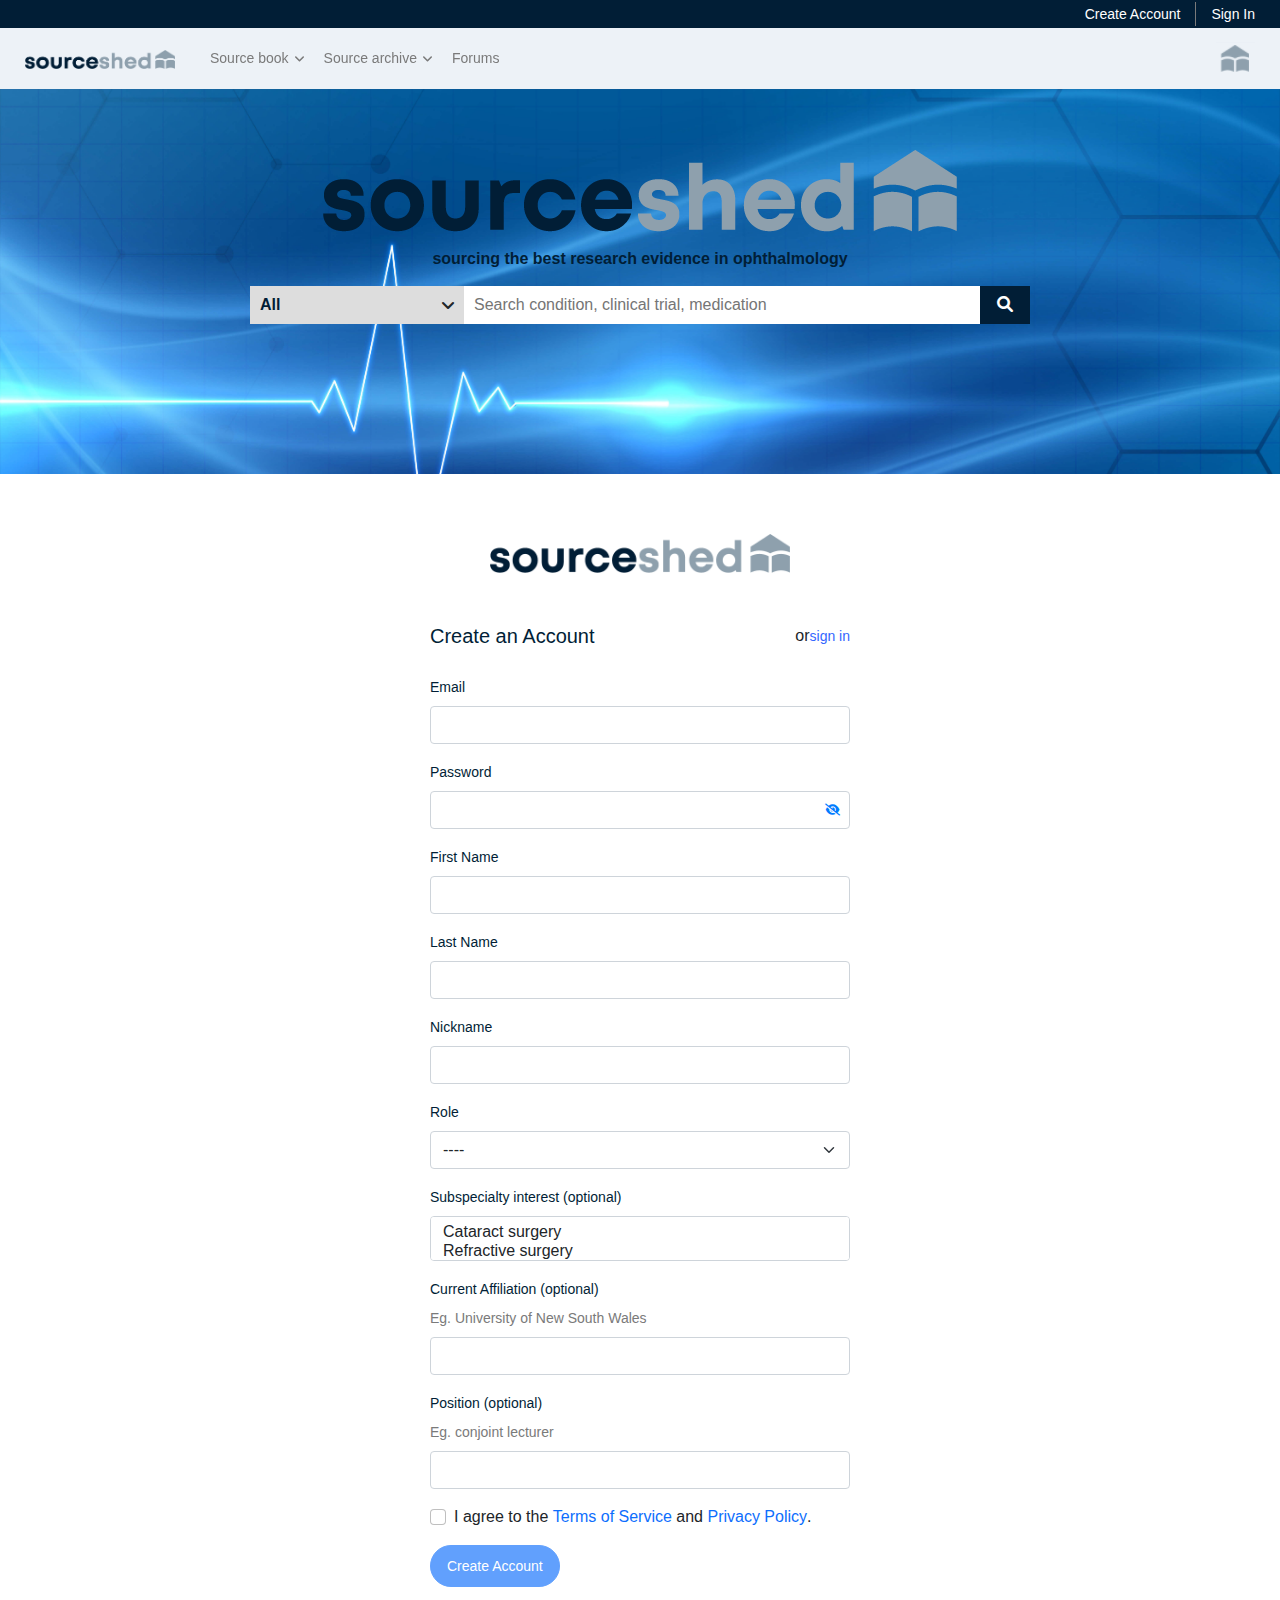
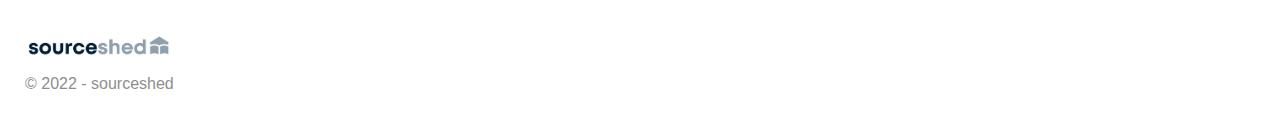
<file: register.html>
<!doctype html>
<html class="no-js" lang="en">

<head>
    <meta charset="utf-8">
    <meta http-equiv="x-ua-compatible" content="ie=edge">
    <title>Sourceshed</title>
    <meta name="description" content="">
    <meta name="viewport" content="width=device-width, initial-scale=1">

    <!-- Place favicon.ico in the root directory -->
    <link rel="shortcut icon" type="image/x-icon" href="assets/img/favicon.ico.png">

    <!-- CSS here -->
    <link rel="stylesheet" href="./assets/css/fontawesome-v6.min.css">
    <link rel="stylesheet" href="./assets/css/bootstrap-v5.0.2.min.css">
    <link rel="stylesheet" href="./assets/css/owl.carousel-v2.3.4.min.css">
    <link rel="stylesheet" href="./assets/css/owl.theme.default-v2.3.4.min.css">
    <link rel="stylesheet" href="./assets/css/style.css">
    <link rel="stylesheet" href="./assets/css/responsive.css">
</head>

<body>
    <!--[if lte IE 9]>
            <p class="browserupgrade">You are using an <strong>outdated</strong> browser. Please <a href="https://browsehappy.com/">upgrade your browser</a> to improve your experience and security.</p>
        <![endif]-->

    <!-- Add your site or application content here -->
    <!-- start haeder -->
    <header class="header">
        <div class="header-top dark-blue-bg">
            <div class="container">
                <div class="row">
                    <div class="col-md-12">
                        <ul class="header-auth d-flex justify-content-end">
                            <li>
                                <a href="#" class="account text-white">Create Account</a>
                            </li>
                            <li>
                                <a href="#" class="signin text-white">Sign In</a>
                            </li>
                        </ul>
                    </div>
                </div>
            </div>
        </div>
        <div class="header-nav light-gray-bg-4 py-md-0 py-2">
            <div class="container">
                <div class="header-nav__container d-flex flex-wrap align-items-center justify-content-between">
                    <div class="header-nav__bar d-md-none d-block">
                        <i class="fa-solid fa-bars-staggered text-light-gray"></i>
                    </div>
                    <div class="header-nav__logo">
                        <a href="#">
                            <img src="./assets/img/banner-logo.png" alt="Sourceshed Logo" class="img-fluid">
                        </a>
                    </div>
                    <div class="header-nav__menu d-md-block d-none">
                        <ul class="d-flex flex-wrap">
                            <li class="topmenu">
                                <a href="#">Source book</a>
                                <ul class="submenu">
                                    <li class="topsubmenu">
                                        <a href="#">Retina</a>
                                        <ul class="submenu">
                                            <li>
                                                <p>Retinal vascular diseases</p>
                                                <div class="disease">
                                                    <p>Retinal vein occlusions</p>
                                                    <a href="retina-brvo.html">Branch Retinal Vein Occlusion</a>
                                                    <a href="#">Central Retinal Vein Occlusion</a>
                                                </div>
                                                <div class="disease">
                                                    <p>Diabetic Retinopathy</p>
                                                    <a href="#">Diabetic Macular Edema</a>
                                                    <a href="#">Proliferative Diabetic Retinopathy</a>
                                                    <a href="#">Vitreous haemorrhage</a>
                                                    <a href="#">Cataract surgery</a>
                                                </div>
                                            </li>
                                            <li>
                                                <p>Choroidal vascular diseases</p>
                                                <div class="disease">
                                                    <p>Age-related Macular Degeneration</p>
                                                    <a href="#">Anti-VEGF treatment</a>
                                                    <a href="#">Photodynamic therapy </a>
                                                    <a href="#">Laser treatment </a>
                                                    <a href="#">Polypoidal Choroidal Vasculopathy</a>
                                                </div>
                                                <div class="disease">
                                                    <p><a href="#">Myopic Choroidal Neovascularization</a></p>
                                                    <p><a href="#">Central Serous Chorioretinopathy</a></p>
                                                </div>
                                            </li>
                                            <li>
                                                <p>Surgical retinal conditions</p>
                                                <div class="disease">
                                                    <p><a href="#">Macular Hole</a></p>
                                                </div>
                                            </li>
                                            <li>
                                                <p>Miscellaneous retinal conditions</p>
                                                <div class="disease">
                                                    <p><a href="#">Optic disc pit</a></p>
                                                </div>
                                            </li>
                                        </ul>
                                    </li>
                                    <li class="topsubmenu">
                                        <a href="#">Glaucoma</a>
                                        <ul class="submenu">
                                            <li>
                                                <p>Types of glaucomas</p>
                                                <div class="disease">
                                                    <p>Open Angle Glaucoma</p>
                                                    <a href="#">Primary Open Angle Glaucoma</a>
                                                    <a href="#">Ocular Hypertension</a>
                                                    <a href="#">Normal Tension Glaucoma</a>
                                                </div>
                                                <div class="disease">
                                                    <p><a href="#">Primary Angle closure and Primary Angle closure Glaucoma</a></p>
                                                </div>
                                                <div class="disease">
                                                    <p>Secondary Glaucomas</p>
                                                    <a href="#">Pseudoexfoliation Glaucoma</a>
                                                    <a href="#">Pigment dispersion syndrome and pigmentary glaucoma</a>
                                                    <a href="#">Neovascular glaucoma</a>
                                                    <a href="#">Uveitic glaucoma</a>
                                                    <div class="subdesease">
                                                        <p>Glaucoma associated with surgery</p>
                                                        <a href="#">Aqueous misdirection syndrome</a>
                                                    </div>
                                                </div>
                                            </li>
                                            <li>
                                                <p>Management of glaucoma</p>
                                                <div class="disease">
                                                    <p><a href="#">Medical treatment</a></p>
                                                    <div class="subdesease">
                                                        <a href="#">Netarsudil</a>
                                                        <a href="#">Netarsudil/latanoprost</a>
                                                        <a href="#">Latanoprost bunod</a>
                                                        <a href="#">Bimatoprost implant </a>
                                                    </div>
                                                </div>
                                                <div class="disease">
                                                    <p><a href="#">Laser treatment</a></p>
                                                    <div class="subdesease">
                                                        <a href="#">Selective laser trabeculoplasty</a>
                                                        <a href="#">Argon laser iridoplasty</a>
                                                    </div>
                                                </div>
                                                <div class="disease">
                                                    <p>Microinvasive Glaucoma Surgery</p>
                                                    <div class="subdesease">
                                                        <a href="#">iStent</a>
                                                        <a href="#">Hydrus</a>
                                                        <a href="#">XEN</a>
                                                        <a href="#">Preserflo</a>
                                                    </div>
                                                </div>
                                                <div class="disease">
                                                    <p><a href="#">Surgical treatment</a></p>
                                                    <div class="subdesease">
                                                        <p>Complications</p>
                                                        <a href="#">Bleb-associated infections</a>
                                                    </div>
                                                </div>
                                            </li>
                                        </ul>
                                    </li>
                                    <li class="topsubmenu">
                                        <a href="#">Cornea</a>
                                        <ul class="submenu">
                                            <li>
                                                <p>Corneal dystrophies and ectasia</p>
                                                <div class="disease">
                                                    <p><a href="#">Keratoconus</a></p>
                                                </div>
                                            </li>
                                            <li>
                                                <p>Corneal infections</p>
                                                <div class="disease">
                                                    <p><a href="#">Bacterial keratitis</a></p>
                                                    <p><a href="#">Fungal keratitis</a></p>
                                                    <p><a href="#">Herpes Simplex keratitis</a></p>
                                                    <p><a href="#">Herpes Zoster keratitis</a></p>
                                                </div>
                                            </li>
                                            <li>
                                                <p>Other Corneal disorders</p>
                                                <div class="disease">
                                                    <p><a href="#">Dry Eye Disease</a></p>
                                                    <p><a href="#">Neurotrophic Keratopathy</a></p>
                                                </div>
                                            </li>
                                            <li>
                                                <p>IConjunctival disorders</p>
                                                <div class="disease">
                                                    <p><a href="#">Pterygium</a></p>
                                                </div>
                                            </li>
                                        </ul>
                                    </li>
                                    <li class="topsubmenu">
                                        <a href="#">Pediatric and Strabismus</a>
                                        <ul class="submenu">
                                            <li>
                                                <div class="disease">
                                                    <p><a href="#">Amblyopia</a></p>
                                                    <p><a href="#">Congenital cataract</a></p>
                                                    <p><a href="#">Infantile Esotropia</a></p>
                                                </div>
                                            </li>
                                        </ul>
                                    </li>
                                </ul>
                            </li>
                            <li class="topmenu">
                                <a href="#">Source archive</a>
                                <ul class="submenu">
                                    <li><a href="#">Source archive central</a></li>
                                    <li><a href="#">Cataract and refractive surgery</a></li>
                                    <li><a href="#">Cornea</a></li>
                                    <li><a href="glaucoma-source-archive.html">Glaucoma</a></li>
                                    <li><a href="#">Neuro-ophthalmology</a></li>
                                    <li><a href="#">Ocular oncology</a></li>
                                    <li><a href="#">Oculoplastics</a></li>
                                    <li><a href="#">Pediatric ophthalmology and Stabismus</a></li>
                                    <li><a href="#">Retina</a></li>
                                    <li><a href="#">Uveitis</a></li>
                                </ul>
                            </li>
                            <li><a href="#">Forums</a></li>
                        </ul>
                    </div>
                    <div class="header-nav__brand-logo d-md-block d-none">
                        <img src="./assets/img/brand-logo.PNG" alt="Sourceshed Logo">
                    </div>
                </div>
            </div>
        </div>
        <!-- mobile menu -->
        <div class="drawer-nav bg-white">
            <div class="drawer-nav__logo d-flex justify-content-between">
                <a href="#" class="d-block">
                    <img src="./assets/img/drawer-meno-log.png" alt="Sourceshed" class="img-fluid">
                </a>
                <div class="menu-close">
                    <i class="fa-solid fa-xmark"></i>
                </div>
            </div>
            <div class="drawer-menu">
                <ul>
                    <li class="drawer-topmenu">
                        <a href="#">Source book</a>
                        <ul>
                            <li class="drawer-topmenu">
                                <a href="#">Retina</a>
                                <ul>
                                    <li>
                                        <p>Retinal vascular diseases</p>
                                        <div class="disease">
                                            <p>Retinal vein occlusions</p>
                                            <a href="retina-brvo.html">Branch Retinal Vein Occlusion</a>
                                            <a href="#">Central Retinal Vein Occlusion</a>
                                        </div>
                                        <div class="disease">
                                            <p>Diabetic Retinopathy</p>
                                            <a href="#">Diabetic Macular Edema</a>
                                            <a href="#">Proliferative Diabetic Retinopathy</a>
                                            <a href="#">Vitreous haemorrhage</a>
                                            <a href="#">Cataract surgery</a>
                                        </div>
                                    </li>
                                    <li>
                                        <p>Choroidal vascular diseases</p>
                                        <div class="disease">
                                            <p>Age-related Macular Degeneration</p>
                                            <a href="#">Anti-VEGF treatment</a>
                                            <a href="#">Photodynamic therapy </a>
                                            <a href="#">Laser treatment </a>
                                            <a href="#">Polypoidal Choroidal Vasculopathy</a>
                                        </div>
                                        <div class="disease">
                                            <p><a href="#">Myopic Choroidal Neovascularization</a></p>
                                            <p><a href="#">Central Serous Chorioretinopathy</a></p>
                                        </div>
                                    </li>
                                    <li>
                                        <p>Surgical retinal conditions</p>
                                        <div class="disease">
                                            <p><a href="#">Macular Hole</a></p>
                                        </div>
                                    </li>
                                    <li>
                                        <p>Miscellaneous retinal conditions</p>
                                        <div class="disease">
                                            <p><a href="#">Optic disc pit</a></p>
                                        </div>
                                    </li>
                                </ul>
                            </li>
                            <li class="drawer-topmenu">
                                <a href="#">Glucoma</a>
                                <ul>
                                    <li>
                                        <p>Types of glaucomas</p>
                                        <div class="disease">
                                            <p>Open Angle Glaucoma</p>
                                            <a href="#">Primary Open Angle Glaucoma</a>
                                            <a href="#">Ocular Hypertension</a>
                                            <a href="#">Normal Tension Glaucoma</a>
                                        </div>
                                        <div class="disease">
                                            <p><a href="#">Primary Angle closure and Primary Angle closure Glaucoma</a></p>
                                        </div>
                                        <div class="disease">
                                            <p>Secondary Glaucomas</p>
                                            <a href="#">Pseudoexfoliation Glaucoma</a>
                                            <a href="#">Pigment dispersion syndrome and pigmentary glaucoma</a>
                                            <a href="#">Neovascular glaucoma</a>
                                            <a href="#">Uveitic glaucoma</a>
                                            <div class="subdesease">
                                                <p>Glaucoma associated with surgery</p>
                                                <a href="#">Aqueous misdirection syndrome</a>
                                            </div>
                                        </div>
                                    </li>
                                    <li>
                                        <p>Management of glaucoma</p>
                                        <div class="disease">
                                            <p><a href="#">Medical treatment</a></p>
                                            <div class="subdesease">
                                                <a href="#">Netarsudil</a>
                                                <a href="#">Netarsudil/latanoprost</a>
                                                <a href="#">Latanoprost bunod</a>
                                                <a href="#">Bimatoprost implant </a>
                                            </div>
                                        </div>
                                        <div class="disease">
                                            <p><a href="#">Laser treatment</a></p>
                                            <div class="subdesease">
                                                <a href="#">Selective laser trabeculoplasty</a>
                                                <a href="#">Argon laser iridoplasty</a>
                                            </div>
                                        </div>
                                        <div class="disease">
                                            <p>Microinvasive Glaucoma Surgery</p>
                                            <div class="subdesease">
                                                <a href="#">iStent</a>
                                                <a href="#">Hydrus</a>
                                                <a href="#">XEN</a>
                                                <a href="#">Preserflo</a>
                                            </div>
                                        </div>
                                        <div class="disease">
                                            <p><a href="#">Surgical treatment</a></p>
                                            <div class="subdesease">
                                                <p>Complications</p>
                                                <a href="#">Bleb-associated infections</a>
                                            </div>
                                        </div>
                                    </li>
                                </ul>
                            </li>
                            <li class="drawer-topmenu">
                                <a href="#">Cornea</a>
                                <ul>
                                    <li>
                                        <p>Corneal dystrophies and ectasia</p>
                                        <div class="disease">
                                            <p><a href="#">Keratoconus</a></p>
                                        </div>
                                    </li>
                                    <li>
                                        <p>Corneal infections</p>
                                        <div class="disease">
                                            <p><a href="#">Bacterial keratitis</a></p>
                                            <p><a href="#">Fungal keratitis</a></p>
                                            <p><a href="#">Herpes Simplex keratitis</a></p>
                                            <p><a href="#">Herpes Zoster keratitis</a></p>
                                        </div>
                                    </li>
                                    <li>
                                        <p>Other Corneal disorders</p>
                                        <div class="disease">
                                            <p><a href="#">Dry Eye Disease</a></p>
                                            <p><a href="#">Neurotrophic Keratopathy</a></p>
                                        </div>
                                    </li>
                                    <li>
                                        <p>Conjunctival disorders</p>
                                        <div class="disease">
                                            <p><a href="#">Pterygium</a></p>
                                        </div>
                                    </li>
                                </ul>
                            </li>
                            <li class="drawer-topmenu">
                                <a href="#">Pediatric and Strabismus</a>
                                <ul>
                                    <li>
                                        <div class="disease">
                                            <p><a href="#">Amblyopia</a></p>
                                            <p><a href="#">Congenital cataract</a></p>
                                            <p><a href="#">Infantile Esotropia</a></p>
                                        </div>
                                    </li>
                                </ul>
                            </li>
                        </ul>
                    </li>
                    <li class="drawer-topmenu">
                        <a href="#">Source archive</a>
                        <ul>
                            <li><a href="#">Source archive central</a></li>
                            <li><a href="#">Cataract and refractive surgery</a></li>
                            <li><a href="#">Cornea</a></li>
                            <li><a href="#">Glaucoma</a></li>
                            <li><a href="#">Neuro-ophthalmology</a></li>
                            <li><a href="#">Ocular oncology</a></li>
                            <li><a href="#">Oculoplastics</a></li>
                            <li><a href="#">Pediatric ophthalmology and Stabismus</a></li>
                            <li><a href="#">Retina</a></li>
                            <li><a href="#">Uveitis</a></li>
                        </ul>
                    </li>
                    <li><a href="#">Forums</a></li>
                </ul>
            </div>
        </div>
    </header> <!-- end haeder -->
    <!-- start banner -->
    <section class="banner bg banner-bg">
        <div class="container">
            <div class="row">
                <div class="banner-box col-sm-12 text-center">
                    <div class="banner__logo">
                        <img src="./assets/img/banner-logo.png" alt="Sourceshed" class="img-fluid">
                        <p class="banner__tag text-dark-blue font-semi-bold">sourcing the best research evidence in ophthalmology</p>
                    </div>
                    <div class="banner__search">
                        <form action="" class="search-from d-flex justify-content-center">
                            <div class="select-arrow">
                                <select class="search-select">
                                    <option selected>All</option>
                                    <option value="Conditions (source book)">Conditions (source book)</option>
                                    <option value="Studies (source archive)">Studies (source archive)</option>
                                    <option value="Forum">Forum</option>
                                </select>
                            </div>
                            <input type="text" class="search-input" autocomplete="off" placeholder="Search condition, clinical trial, medication">
                            <button type="submit" class="search-submit dark-blue-bg text-white"><i class="fas fa-search"></i></button>
                        </form>
                    </div>
                </div>
            </div>
        </div>
    </section><!-- end banner -->
    <!-- start banner -->
    <main>
        <div class="container">
            <div class="row">
                <div class="register">
                    <div class="register-logo d-flex justify-content-center  align-items-center">
                        <a href="#" class="d-block">
                            <img src="./assets//img/banner-logo.png" alt="Shourceshed" class="img-fluid">
                        </a>
                    </div>
                    <div class="register-wrapper mt-5">
                        <div class="register-header d-flex justify-content-between align-items-center mb-4">
                            <span class="text-xl text-dark-blue">Create an Account
                            </span>
                            <span>or<a href="#" class="d-inline-block text-xs text-light-blue">sign in</a></span>
                        </div>
                        <div class="register-form">
                            <form action="">
                                <form>
                                    <div class="mb-3">
                                      <label class="form-label text-dark-blue text-xs">Email</label>
                                      <input type="email" class="form-control" id="email">
                                    </div>
                                    <div class="mb-3">
                                      <label class="form-label text-dark-blue text-xs">Password</label>
                                      <div class="password-box">
                                        <input type="password" class="form-control" id="password">
                                        <i class="fa-solid fa-eye"></i>
                                        <i class="fa-solid fa-eye-slash"></i>
                                      </div>
                                    </div>
                                    <div class="mb-3">
                                        <label class="form-label text-dark-blue text-xs">First Name</label>
                                        <input type="text" class="form-control" id="fname">
                                    </div>
                                    <div class="mb-3">
                                        <label class="form-label text-dark-blue text-xs">Last Name</label>
                                        <input type="text" class="form-control" id="lname">
                                    </div>
                                    <div class="mb-3">
                                        <label class="form-label text-dark-blue text-xs">Nickname</label>
                                        <input type="text" class="form-control" id="nname">
                                    </div>
                                    <div class="mb-3">
                                        <label class="form-label text-dark-blue text-xs">Role</label>
                                        <select class="form-select role">
                                            <option selected>----</option>
                                            <option value="Ophthalmology">Ophthalmology</option>
                                            <option value="Orthoptics">Orthoptics</option>
                                            <option value="Optometry">Optometry</option>
                                            <option value="Vision industry">Vision industry</option>
                                            <option value="Trainee">Trainee</option>
                                        </select>
                                    </div>
                                    <div class="mb-3">
                                        <label class="form-label text-dark-blue text-xs">Subspecialty interest (optional)</label>
                                        <select class="form-select interest" multiple>
                                            <option value="Cataract surgery">Cataract surgery</option>
                                            <option value="Refractive surgery">Refractive surgery</option>
                                            <option value="Corneal and External eye diseases">Corneal and External eye diseases</option>
                                            <option value="Glaucoma">Glaucoma</option>
                                            <option value="Neuro-ophthalmology">Neuro-ophthalmology</option>
                                            <option value="Oculoplastics">Oculoplastics</option>
                                            <option value="Ocular Oncology">Ocular Oncology</option>
                                            <option value="Medical retina">Medical retina</option>
                                            <option value="Surgical retina">Surgical retina</option>
                                            <option value="Uveitis">Uveitis</option>
                                            <option value="Paediatric Ophthalmology">Paediatric Ophthalmology</option>
                                            <option value="Strabismus">Strabismus</option>
                                            <option value="Optometry">Optometry</option>
                                            <option value="Other">Other</option>
                                        </select>
                                    </div>
                                    <div class="mb-3">
                                        <label class="form-label text-dark-blue text-xs">Current Affiliation (optional)</label>
                                        <p class="text-xs text-dark-gray mb-2">Eg. University of New South Wales</p>
                                        <input type="text" class="form-control" name="affiliate" id="affiliate">
                                    </div>
                                    <div class="mb-3">
                                        <label class="form-label text-dark-blue text-xs">Position (optional)</label>
                                        <p class="text-xs text-dark-gray mb-2">Eg. conjoint lecturer</p>
                                        <input type="text" class="form-control" name="position" id="position">
                                    </div>
                                    <div class="mb-3 form-check">
                                      <input type="checkbox" class="form-check-input" id="checkbox">
                                      <label class="form-check-label">I agree to the 
                                          <a href="#" class="d-inline-block">Terms of Service</a> and 
                                          <a class="d-inline-block" href="#">Privacy Policy</a>.
                                        </label>
                                    </div>
                                    <button type="submit" class="btn btn-custom btn-primary create-accountnt" disabled="disabled">Create Account</button>
                                </form>
                            </form>
                        </div>
                    </div>
                </div>
            </div>
        </div>
    </main>
    <!-- start footer -->
    <section class="footer">
        <div class="container">
            <div class="row">
                <div class="col-md-12">
                    <div class="footer-inner d-flex flex-column justify-content-sm-start justify-content-center align-items-center align-items-sm-start">
                        <div class="footer-logo">
                            <a href="#">
                                <img src="./assets/img/logo.png" alt="Sourceshed" class="img-fluid">
                            </a>
                        </div>
                        <p class="copyright text-light-gray">&copy; 2022 - sourceshed</p>
                    </div>
                </div>
            </div>
        </div>
    </section><!-- end footer -->

    <!-- JS here -->
    <script src="./assets/js/jquery-v3.6.0.min.js"></script>
    <script src="./assets//js/popper-v2.9.2.min.js"></script>
    <script src="./assets//js/bootstrap-v5.0.2.min.js"></script>
    <script src="./assets/js/owl.carousel-v2.3.4.min.js"></script>
    <script src="./assets/js/main.js"></script>
</body>

</html>
</file>
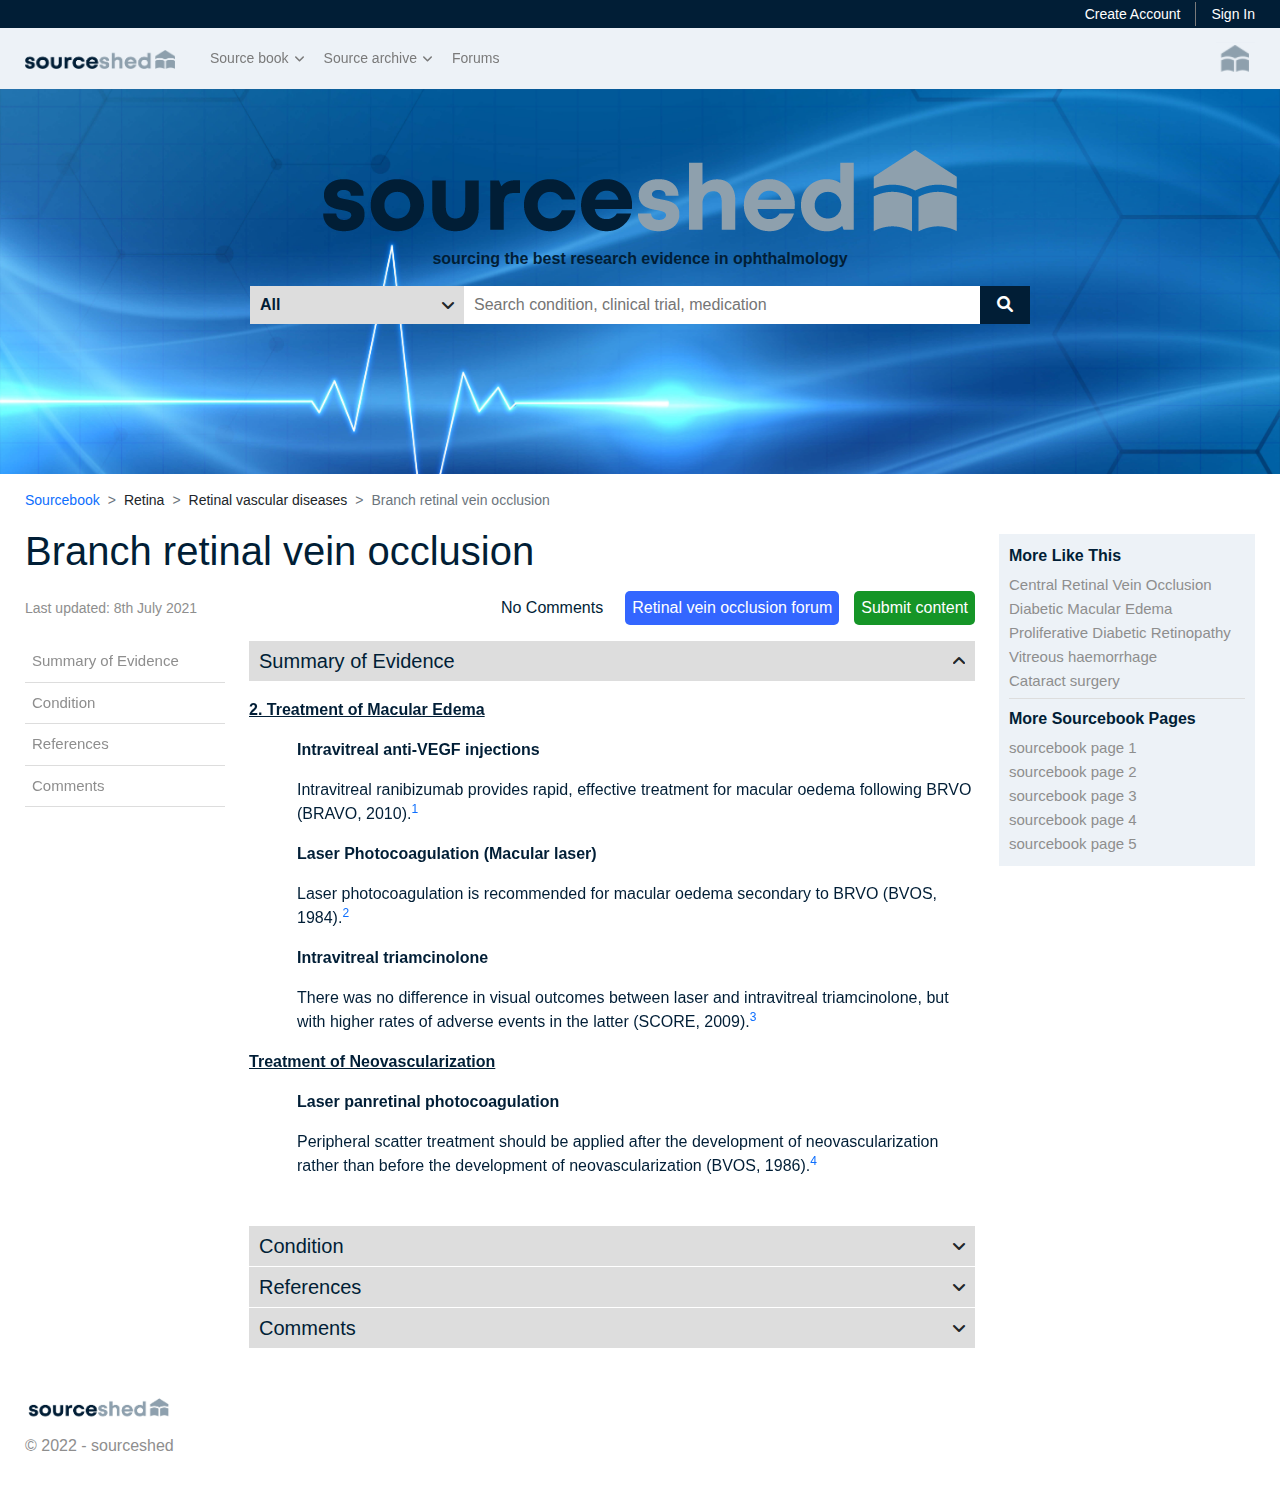
<file: retina-brvo.html>
<!doctype html>
<html class="no-js" lang="en">

<head>
    <meta charset="utf-8">
    <meta http-equiv="x-ua-compatible" content="ie=edge">
    <title>Sourceshed</title>
    <meta name="description" content="">
    <meta name="viewport" content="width=device-width, initial-scale=1">

    <!-- Place favicon.ico in the root directory -->
    <link rel="shortcut icon" type="image/x-icon" href="assets/img/favicon.ico.png">

    <!-- CSS here -->
    <link rel="stylesheet" href="./assets/css/fontawesome-v6.min.css">
    <link rel="stylesheet" href="./assets/css/bootstrap-v5.0.2.min.css">
    <link rel="stylesheet" href="./assets/css/owl.carousel-v2.3.4.min.css">
    <link rel="stylesheet" href="./assets/css/owl.theme.default-v2.3.4.min.css">
    <link rel="stylesheet" href="./assets/css/style.css">
    <link rel="stylesheet" href="./assets/css/responsive.css">
</head>

<body>
    <!--[if lte IE 9]>
            <p class="browserupgrade">You are using an <strong>outdated</strong> browser. Please <a href="https://browsehappy.com/">upgrade your browser</a> to improve your experience and security.</p>
        <![endif]-->

    <!-- Add your site or application content here -->
    <!-- start haeder -->
    <header class="header">
        <div class="header-top dark-blue-bg">
            <div class="container">
                <div class="row">
                    <div class="col-md-12">
                        <ul class="header-auth d-flex justify-content-end">
                            <li>
                                <a href="#" class="account text-white">Create Account</a>
                            </li>
                            <li>
                                <a href="#" class="signin text-white">Sign In</a>
                            </li>
                        </ul>
                    </div>
                </div>
            </div>
        </div>
        <div class="header-nav light-gray-bg-4 py-md-0 py-2">
            <div class="container">
                <div class="header-nav__container d-flex flex-wrap align-items-center justify-content-between">
                    <div class="header-nav__bar d-md-none d-block">
                        <i class="fa-solid fa-bars-staggered text-light-gray"></i>
                    </div>
                    <div class="header-nav__logo">
                        <a href="#" class="d-block">
                            <img src="./assets/img/banner-logo.png" alt="Sourceshed Logo" class="img-fluid">
                        </a>
                    </div>
                    <div class="header-nav__menu d-md-block d-none">
                        <ul class="d-flex flex-wrap">
                            <li class="topmenu">
                                <a href="#">Source book</a>
                                <ul class="submenu">
                                    <li class="topsubmenu">
                                        <a href="#">Retina</a>
                                        <ul class="submenu">
                                            <li>
                                                <p>Retinal vascular diseases</p>
                                                <div class="disease">
                                                    <p>Retinal vein occlusions</p>
                                                    <a href="retina-brvo.html">Branch Retinal Vein Occlusion</a>
                                                    <a href="#">Central Retinal Vein Occlusion</a>
                                                </div>
                                                <div class="disease">
                                                    <p>Diabetic Retinopathy</p>
                                                    <a href="#">Diabetic Macular Edema</a>
                                                    <a href="#">Proliferative Diabetic Retinopathy</a>
                                                    <a href="#">Vitreous haemorrhage</a>
                                                    <a href="#">Cataract surgery</a>
                                                </div>
                                            </li>
                                            <li>
                                                <p>Choroidal vascular diseases</p>
                                                <div class="disease">
                                                    <p>Age-related Macular Degeneration</p>
                                                    <a href="#">Anti-VEGF treatment</a>
                                                    <a href="#">Photodynamic therapy </a>
                                                    <a href="#">Laser treatment </a>
                                                    <a href="#">Polypoidal Choroidal Vasculopathy</a>
                                                </div>
                                                <div class="disease">
                                                    <p><a href="#">Myopic Choroidal Neovascularization</a></p>
                                                    <p><a href="#">Central Serous Chorioretinopathy</a></p>
                                                </div>
                                            </li>
                                            <li>
                                                <p>Surgical retinal conditions</p>
                                                <div class="disease">
                                                    <p><a href="#">Macular Hole</a></p>
                                                </div>
                                            </li>
                                            <li>
                                                <p>Miscellaneous retinal conditions</p>
                                                <div class="disease">
                                                    <p><a href="#">Optic disc pit</a></p>
                                                </div>
                                            </li>
                                        </ul>
                                    </li>
                                    <li class="topsubmenu">
                                        <a href="#">Glaucoma</a>
                                        <ul class="submenu">
                                            <li>
                                                <p>Types of glaucomas</p>
                                                <div class="disease">
                                                    <p>Open Angle Glaucoma</p>
                                                    <a href="#">Primary Open Angle Glaucoma</a>
                                                    <a href="#">Ocular Hypertension</a>
                                                    <a href="#">Normal Tension Glaucoma</a>
                                                </div>
                                                <div class="disease">
                                                    <p><a href="#">Primary Angle closure and Primary Angle closure Glaucoma</a></p>
                                                </div>
                                                <div class="disease">
                                                    <p>Secondary Glaucomas</p>
                                                    <a href="#">Pseudoexfoliation Glaucoma</a>
                                                    <a href="#">Pigment dispersion syndrome and pigmentary glaucoma</a>
                                                    <a href="#">Neovascular glaucoma</a>
                                                    <a href="#">Uveitic glaucoma</a>
                                                    <div class="subdesease">
                                                        <p>Glaucoma associated with surgery</p>
                                                        <a href="#">Aqueous misdirection syndrome</a>
                                                    </div>
                                                </div>
                                            </li>
                                            <li>
                                                <p>Management of glaucoma</p>
                                                <div class="disease">
                                                    <p><a href="#">Medical treatment</a></p>
                                                    <div class="subdesease">
                                                        <a href="#">Netarsudil</a>
                                                        <a href="#">Netarsudil/latanoprost</a>
                                                        <a href="#">Latanoprost bunod</a>
                                                        <a href="#">Bimatoprost implant </a>
                                                    </div>
                                                </div>
                                                <div class="disease">
                                                    <p><a href="#">Laser treatment</a></p>
                                                    <div class="subdesease">
                                                        <a href="#">Selective laser trabeculoplasty</a>
                                                        <a href="#">Argon laser iridoplasty</a>
                                                    </div>
                                                </div>
                                                <div class="disease">
                                                    <p>Microinvasive Glaucoma Surgery</p>
                                                    <div class="subdesease">
                                                        <a href="#">iStent</a>
                                                        <a href="#">Hydrus</a>
                                                        <a href="#">XEN</a>
                                                        <a href="#">Preserflo</a>
                                                    </div>
                                                </div>
                                                <div class="disease">
                                                    <p><a href="#">Surgical treatment</a></p>
                                                    <div class="subdesease">
                                                        <p>Complications</p>
                                                        <a href="#">Bleb-associated infections</a>
                                                    </div>
                                                </div>
                                            </li>
                                        </ul>
                                    </li>
                                    <li class="topsubmenu">
                                        <a href="#">Cornea</a>
                                        <ul class="submenu">
                                            <li>
                                                <p>Corneal dystrophies and ectasia</p>
                                                <div class="disease">
                                                    <p><a href="#">Keratoconus</a></p>
                                                </div>
                                            </li>
                                            <li>
                                                <p>Corneal infections</p>
                                                <div class="disease">
                                                    <p><a href="#">Bacterial keratitis</a></p>
                                                    <p><a href="#">Fungal keratitis</a></p>
                                                    <p><a href="#">Herpes Simplex keratitis</a></p>
                                                    <p><a href="#">Herpes Zoster keratitis</a></p>
                                                </div>
                                            </li>
                                            <li>
                                                <p>Other Corneal disorders</p>
                                                <div class="disease">
                                                    <p><a href="#">Dry Eye Disease</a></p>
                                                    <p><a href="#">Neurotrophic Keratopathy</a></p>
                                                </div>
                                            </li>
                                            <li>
                                                <p>IConjunctival disorders</p>
                                                <div class="disease">
                                                    <p><a href="#">Pterygium</a></p>
                                                </div>
                                            </li>
                                        </ul>
                                    </li>
                                    <li class="topsubmenu">
                                        <a href="#">Pediatric and Strabismus</a>
                                        <ul class="submenu">
                                            <li>
                                                <div class="disease">
                                                    <p><a href="#">Amblyopia</a></p>
                                                    <p><a href="#">Congenital cataract</a></p>
                                                    <p><a href="#">Infantile Esotropia</a></p>
                                                </div>
                                            </li>
                                        </ul>
                                    </li>
                                </ul>
                            </li>
                            <li class="topmenu">
                                <a href="#">Source archive</a>
                                <ul class="submenu">
                                    <li><a href="#">Source archive central</a></li>
                                    <li><a href="#">Cataract and refractive surgery</a></li>
                                    <li><a href="#">Cornea</a></li>
                                    <li><a href="glaucoma-source-archive.html">Glaucoma</a></li>
                                    <li><a href="#">Neuro-ophthalmology</a></li>
                                    <li><a href="#">Ocular oncology</a></li>
                                    <li><a href="#">Oculoplastics</a></li>
                                    <li><a href="#">Pediatric ophthalmology and Stabismus</a></li>
                                    <li><a href="#">Retina</a></li>
                                    <li><a href="#">Uveitis</a></li>
                                </ul>
                            </li>
                            <li><a href="#">Forums</a></li>
                        </ul>
                    </div>
                    <div class="header-nav__brand-logo d-md-block d-none">
                        <img src="./assets/img/brand-logo.PNG" alt="Sourceshed Logo">
                    </div>
                </div>
            </div>
        </div>
        <!-- mobile menu -->
        <div class="drawer-nav bg-white">
            <div class="drawer-nav__logo d-flex justify-content-between">
                <a href="#" class="d-block">
                    <img src="./assets/img/drawer-meno-log.png" alt="Sourceshed" class="img-fluid">
                </a>
                <div class="menu-close">
                    <i class="fa-solid fa-xmark"></i>
                </div>
            </div>
            <div class="drawer-menu">
                <ul>
                    <li class="drawer-topmenu">
                        <a href="#">Source book</a>
                        <ul>
                            <li class="drawer-topmenu">
                                <a href="#">Retina</a>
                                <ul>
                                    <li>
                                        <p>Retinal vascular diseases</p>
                                        <div class="disease">
                                            <p>Retinal vein occlusions</p>
                                            <a href="retina-brvo.html">Branch Retinal Vein Occlusion</a>
                                            <a href="#">Central Retinal Vein Occlusion</a>
                                        </div>
                                        <div class="disease">
                                            <p>Diabetic Retinopathy</p>
                                            <a href="#">Diabetic Macular Edema</a>
                                            <a href="#">Proliferative Diabetic Retinopathy</a>
                                            <a href="#">Vitreous haemorrhage</a>
                                            <a href="#">Cataract surgery</a>
                                        </div>
                                    </li>
                                    <li>
                                        <p>Choroidal vascular diseases</p>
                                        <div class="disease">
                                            <p>Age-related Macular Degeneration</p>
                                            <a href="#">Anti-VEGF treatment</a>
                                            <a href="#">Photodynamic therapy </a>
                                            <a href="#">Laser treatment </a>
                                            <a href="#">Polypoidal Choroidal Vasculopathy</a>
                                        </div>
                                        <div class="disease">
                                            <p><a href="#">Myopic Choroidal Neovascularization</a></p>
                                            <p><a href="#">Central Serous Chorioretinopathy</a></p>
                                        </div>
                                    </li>
                                    <li>
                                        <p>Surgical retinal conditions</p>
                                        <div class="disease">
                                            <p><a href="#">Macular Hole</a></p>
                                        </div>
                                    </li>
                                    <li>
                                        <p>Miscellaneous retinal conditions</p>
                                        <div class="disease">
                                            <p><a href="#">Optic disc pit</a></p>
                                        </div>
                                    </li>
                                </ul>
                            </li>
                            <li class="drawer-topmenu">
                                <a href="#">Glucoma</a>
                                <ul>
                                    <li>
                                        <p>Types of glaucomas</p>
                                        <div class="disease">
                                            <p>Open Angle Glaucoma</p>
                                            <a href="#">Primary Open Angle Glaucoma</a>
                                            <a href="#">Ocular Hypertension</a>
                                            <a href="#">Normal Tension Glaucoma</a>
                                        </div>
                                        <div class="disease">
                                            <p><a href="#">Primary Angle closure and Primary Angle closure Glaucoma</a></p>
                                        </div>
                                        <div class="disease">
                                            <p>Secondary Glaucomas</p>
                                            <a href="#">Pseudoexfoliation Glaucoma</a>
                                            <a href="#">Pigment dispersion syndrome and pigmentary glaucoma</a>
                                            <a href="#">Neovascular glaucoma</a>
                                            <a href="#">Uveitic glaucoma</a>
                                            <div class="subdesease">
                                                <p>Glaucoma associated with surgery</p>
                                                <a href="#">Aqueous misdirection syndrome</a>
                                            </div>
                                        </div>
                                    </li>
                                    <li>
                                        <p>Management of glaucoma</p>
                                        <div class="disease">
                                            <p><a href="#">Medical treatment</a></p>
                                            <div class="subdesease">
                                                <a href="#">Netarsudil</a>
                                                <a href="#">Netarsudil/latanoprost</a>
                                                <a href="#">Latanoprost bunod</a>
                                                <a href="#">Bimatoprost implant </a>
                                            </div>
                                        </div>
                                        <div class="disease">
                                            <p><a href="#">Laser treatment</a></p>
                                            <div class="subdesease">
                                                <a href="#">Selective laser trabeculoplasty</a>
                                                <a href="#">Argon laser iridoplasty</a>
                                            </div>
                                        </div>
                                        <div class="disease">
                                            <p>Microinvasive Glaucoma Surgery</p>
                                            <div class="subdesease">
                                                <a href="#">iStent</a>
                                                <a href="#">Hydrus</a>
                                                <a href="#">XEN</a>
                                                <a href="#">Preserflo</a>
                                            </div>
                                        </div>
                                        <div class="disease">
                                            <p><a href="#">Surgical treatment</a></p>
                                            <div class="subdesease">
                                                <p>Complications</p>
                                                <a href="#">Bleb-associated infections</a>
                                            </div>
                                        </div>
                                    </li>
                                </ul>
                            </li>
                            <li class="drawer-topmenu">
                                <a href="#">Cornea</a>
                                <ul>
                                    <li>
                                        <p>Corneal dystrophies and ectasia</p>
                                        <div class="disease">
                                            <p><a href="#">Keratoconus</a></p>
                                        </div>
                                    </li>
                                    <li>
                                        <p>Corneal infections</p>
                                        <div class="disease">
                                            <p><a href="#">Bacterial keratitis</a></p>
                                            <p><a href="#">Fungal keratitis</a></p>
                                            <p><a href="#">Herpes Simplex keratitis</a></p>
                                            <p><a href="#">Herpes Zoster keratitis</a></p>
                                        </div>
                                    </li>
                                    <li>
                                        <p>Other Corneal disorders</p>
                                        <div class="disease">
                                            <p><a href="#">Dry Eye Disease</a></p>
                                            <p><a href="#">Neurotrophic Keratopathy</a></p>
                                        </div>
                                    </li>
                                    <li>
                                        <p>Conjunctival disorders</p>
                                        <div class="disease">
                                            <p><a href="#">Pterygium</a></p>
                                        </div>
                                    </li>
                                </ul>
                            </li>
                            <li class="drawer-topmenu">
                                <a href="#">Pediatric and Strabismus</a>
                                <ul>
                                    <li>
                                        <div class="disease">
                                            <p><a href="#">Amblyopia</a></p>
                                            <p><a href="#">Congenital cataract</a></p>
                                            <p><a href="#">Infantile Esotropia</a></p>
                                        </div>
                                    </li>
                                </ul>
                            </li>
                        </ul>
                    </li>
                    <li class="drawer-topmenu">
                        <a href="#">Source archive</a>
                        <ul>
                            <li><a href="#">Source archive central</a></li>
                            <li><a href="#">Cataract and refractive surgery</a></li>
                            <li><a href="#">Cornea</a></li>
                            <li><a href="#">Glaucoma</a></li>
                            <li><a href="#">Neuro-ophthalmology</a></li>
                            <li><a href="#">Ocular oncology</a></li>
                            <li><a href="#">Oculoplastics</a></li>
                            <li><a href="#">Pediatric ophthalmology and Stabismus</a></li>
                            <li><a href="#">Retina</a></li>
                            <li><a href="#">Uveitis</a></li>
                        </ul>
                    </li>
                    <li><a href="#">Forums</a></li>
                </ul>
            </div>
        </div>
    </header> <!-- end haeder -->
    <!-- start banner -->
    <section class="banner bg banner-bg">
        <div class="container">
            <div class="row">
                <div class="banner-box col-sm-12 text-center">
                    <div class="banner__logo">
                        <img src="./assets/img/banner-logo.png" alt="Sourceshed" class="img-fluid">
                        <p class="banner__tag text-dark-blue font-semi-bold">sourcing the best research evidence in ophthalmology</p>
                    </div>
                    <div class="banner__search">
                        <form action="" class="search-from d-flex justify-content-center">
                            <div class="select-arrow">
                                <select class="search-select">
                                    <option selected>All</option>
                                    <option value="Conditions (source book)">Conditions (source book)</option>
                                    <option value="Studies (source archive)">Studies (source archive)</option>
                                    <option value="Forum">Forum</option>
                                </select>
                            </div>
                            <input type="text" class="search-input" autocomplete="off" placeholder="Search condition, clinical trial, medication">
                            <button type="submit" class="search-submit dark-blue-bg text-white"><i class="fas fa-search"></i></button>
                        </form>
                    </div>
                </div>
            </div>
        </div>
    </section><!-- end banner -->
    <!-- start main wrapper -->
    <section class="main-wrapper">
        <div class="container">
            <div class="row main-wrapper-row">
                <div class="doc-main">
                    <!-- breadcrumb -->
                    <div class="nav-breadcrumb py-3">
                        <nav style="--bs-breadcrumb-divider: '>';" aria-label="breadcrumb">
                            <ol class="breadcrumb mb-0">
                              <li class="breadcrumb-item text-xs"><a href="#">Sourcebook</a></li>
                              <li class="breadcrumb-item text-xs">Retina</li>
                              <li class="breadcrumb-item text-xs">Retinal vascular diseases</li>
                              <li class="breadcrumb-item text-xs active" aria-current="page">Branch retinal vein occlusion</li>
                            </ol>
                          </nav>
                    </div>
                    <div class="doc-header pb-3">
                        <h1 class="doc-title text-dark-blue mb-0">Branch retinal vein occlusion</h1>
                    </div>
                    <div class="doc-header-link pb-3 d-flex justify-content-between align-items-center">
                        <div class="doc-header-link-left">
                            <p class="text-light-gray text-xs">Last updated: 8th July 2021</p>
                        </div>
                        <div class="doc-header-link-right">
                            <ul class="d-flex">
                                <li><a href="#" class="text-dark-blue">No Comments</a></li>
                                <li class="doc-header-forumlink"><a href="#" class="text-white light-blue-bg">Retinal vein occlusion forum</a></li>
                                <li class="doc-header-submitcontent"><a href="#" class="text-white dark-green-bg">Submit content</a></li>
                            </ul>
                        </div>
                    </div>
                    <div class="doc-index-menubtn mb-3">
                        <span class="text-dark-blue text-xl font-semi-bold">Menu</span>
                    </div>
                    <div class="row doc-body">
                        <div class="doc-main-left">
                            <div class="doc-main-tab">
                                <div id="doc-index" class="doc-index d-flex flex-column">
                                    <ul>
                                        <li class="active first">
                                            <a class="doc-index-item text-light-gray d-block" href="#doc-summary">Summary of Evidence</a>
                                        </li>
                                        <li class="doc-dropdown">
                                            <a class="doc-index-item text-light-gray d-block" href="#doc-condition">Condition</a>
                                            <ul class="depth-1">
                                                <li>
                                                    <a href="#doc-condition-1" class="text-light-gray">1. Background</a>
                                                    <ul class="depth-2">
                                                        <li>
                                                            <a href="#doc-condition-2" class="text-light-gray">1.1 Epidemiology</a>
                                                        </li>
                                                    </ul>
                                                </li>
                                                <li>
                                                    <a href="#doc-condition-3" class="text-light-gray">2 Treatment of Macular Edema</a>
                                                    <ul class="depth-2">
                                                        <li>
                                                            <a href="#doc-condition-4" class="text-light-gray">2.1 Laser Photocoagulation</a>
                                                            <ul class="depth-3">
                                                                <li>
                                                                    <a href="#doc-condition-5" class="text-light-gray">2.1.1 Argon laser photocoagulation (conventional laser)</a>
                                                                    <ul class="depth-4">
                                                                        <li>
                                                                            <a href="#doc-condition-6" class="text-light-gray">2.1.1.1 Laser vs control</a>
                                                                        </li>
                                                                        <li>
                                                                            <a href="#doc-condition-7" class="text-light-gray">2.1.1.2 Laser vs Corticosteroid</a>
                                                                        </li>
                                                                    </ul>
                                                                </li>
                                                                <li>
                                                                    <a href="#doc-condition-8" class="text-light-gray">2.1.2 Subthreshold micropulse laser therapy</a>
                                                                </li>
                                                                
                                                            </ul>
                                                        </li>
                                                        <li>
                                                            <a href="#doc-condition-9" class="text-light-gray">2.2 Anti-VEGF</a>
                                                            <ul class="depth-3">
                                                                <li>
                                                                    <a href="#doc-condition-10" class="text-light-gray">2.2.1 Ranibizumab</a>
                                                                </li>
                                                            </ul>
                                                        </li>
                                                        <li>
                                                            <a href="#doc-condition-11" class="text-light-gray">2.3 Intravitreal Triamcinolone</a>
                                                            <ul class="depth-3">
                                                                <li>
                                                                    <a href="#doc-condition-12" class="text-light-gray">2.3.1 Corticosteroid vs Laser</a>
                                                                </li>
                                                            </ul>
                                                        </li>
                                                    </ul>
                                                </li>
                                                <li>
                                                    <a href="#doc-condition-13" class="text-light-gray">3. Treatment of Neovascularization</a>
                                                    <ul class="depth-2">
                                                        <li>
                                                            <a href="#doc-condition-14" class="text-light-gray">3.1 Laser photocoagulation (Sectoral PRP)</a>
                                                        </li>
                                                    </ul>
                                                </li>
                                            </ul>
                                        </li>
                                        <li>
                                            <a class="doc-index-item text-light-gray d-block" href="#doc-reference">References</a>
                                        </li>
                                        <li>
                                            <a class="doc-index-item text-light-gray d-block" href="#doc-comment">Comments</a>
                                        </li>
                                    </ul>
                                    <div class="doc-index-close">
                                        <i class="fa-solid fa-xmark"></i>
                                    </div>
                                </div>
                            </div>
                        </div>
                        <div class="doc-main-content">
                            <div class="doc-scrollspy">
                                <div class="doc-content active" id="doc-summary">
                                    <div class="doc-content-title d-flex justify-content-between align-items-center">
                                        <h4 class="title py-2 text-dark-blue text-xl mb-0">Summary of Evidence</h4>
                                        <i class="fas fa-angle-down"></i>
                                    </div>
                                    <div class="collapsible active">
                                        <p class="text-dark-blue font-bold pt-3 text-underline">2. Treatment of Macular Edema</p>
                                        <p class="text-dark-blue font-bold ps-5 pt-3">Intravitreal anti-VEGF injections</p>
                                        <p class="text-dark-blue ps-5 pt-3">Intravitreal ranibizumab provides rapid, effective treatment for macular oedema following BRVO (BRAVO, 2010).<sup><a class="d-inline-block ref-no" href="#ref-1">1</a></sup></p>
                                        <p class="text-dark-blue font-bold ps-5 pt-3">Laser Photocoagulation (Macular laser)</p>
                                        <p class="text-dark-blue ps-5 pt-3">Laser photocoagulation is recommended for macular oedema secondary to BRVO (BVOS, 1984).<sup><a class="d-inline-block ref-no" href="#ref-2">2</a></sup></p>
                                        <p class="text-dark-blue font-bold ps-5 pt-3">Intravitreal triamcinolone </p>
                                        <p class="text-dark-blue ps-5 pt-3">There was no difference in visual outcomes between laser and intravitreal triamcinolone, but with higher rates of adverse events in the latter (SCORE, 2009).<sup><a class="d-inline-block ref-no" href="#ref-3">3</a></sup></p>
                                        <p class="text-dark-blue font-bold pt-3 text-underline">Treatment of Neovascularization</p>
                                        <p class="text-dark-blue font-bold ps-5 pt-3">Laser panretinal photocoagulation</p>
                                        <p class="text-dark-blue ps-5 pt-3 mb-5">Peripheral scatter treatment should be applied after the development of neovascularization rather than before the development of neovascularization (BVOS, 1986).<sup><a class="d-inline-block ref-no" href="#ref-4">4</a></sup></p>
                                    </div>
                                </div>
                                <div class="doc-content" id="doc-condition">
                                    <div class="doc-content-title d-flex justify-content-between align-items-center">
                                        <h4 class="title py-2 text-dark-blue text-xl mb-0">Condition</h4>
                                        <i class="fas fa-angle-down"></i>
                                    </div>
                                    <div class="collapsible">
                                        <div id="doc-condition-1">
                                            <h4 class="title dark-blue-bg p-2 text-white text-xl mb-0">1. Background</h4>
                                            <div class="doc-widget d-flex">
                                                <div class="doc-widget-col doc-widget-col-1">
                                                    <div class="mobile-review d-sm-none d-block">
                                                        <div class="mobile-review-box d-dm-block d-flex justify-content-between">
                                                            <strong class="text-xss text-green">Review</strong>
                                                            <p><span>2018</span>
                                                                <span class="author text-dark-blue">Khayat et.al.</span>
                                                            </p>
                                                    </div>

                                                        <p class="mobile-show text-left text-dark-blue" showDetails="Show details">
                                                            <a class="text-xs text-dark-blue d-inline-block" href="https://www.surveyophthalmol.com/article/S0039-6257(17)30113-3/fulltext">Article link</a> | <a class="text-xs text-dark-blue d-inline-block" href="https://plu.mx/plum/a/?doi=10.1016/j.survophthal.2018.04.005&theme=plum-jbs-theme&hideUsage=true">Metrics</a>
                                                        </p>
                                                    </div>
                                                    <div class="doc-wdget-wrapper text-right text-dark-blue d-sm-block d-none">
                                                        <span>2018</span>
                                                        <br>
                                                        <strong class="text-xss text-green">Review</strong>
                                                    </div>
                                                </div>
                                                <div class="doc-widget-col doc-widget-col-2">
                                                    <p class="doc-widget-text text-dark-blue">Review of ischemic retinal vein occlusion: definition, diagnosis, epidemiology, risk factors and pathogenesis, the structural and functional effects of this disease in the eye and its complications, natural history, and outcomes after treatment.<sup><a class="d-inline-block ref-no" href="#ref-5">5</a></sup></p>
                                                </div>
                                                <div class="doc-widget-col doc-widget-col-3 d-sm-block d-none">
                                                    <div class="doc-widget-link">
                                                        <p class="text-left text-dark-blue">Khayat et.al.<br>
                                                            <a class="text-xs text-dark-blue d-inline-block" href="https://www.surveyophthalmol.com/article/S0039-6257(17)30113-3/fulltext">Article link</a> | <a class="text-xs text-dark-blue d-inline-block" href="https://plu.mx/plum/a/?doi=10.1016/j.survophthal.2018.04.005&theme=plum-jbs-theme&hideUsage=true">Metrics</a></p>
                                                    </div>
                                                </div>
                                            </div>
                                            <div class="doc-widget d-flex">
                                                <div class="doc-widget-col doc-widget-col-1">
                                                    <div class="mobile-review d-sm-none d-block">
                                                        <div class="mobile-review-box d-dm-block d-flex justify-content-between">
                                                            <strong class="text-xss text-green">Review</strong>
                                                            <p>
                                                                <span>2014</span>
                                                                <span class="author text-dark-blue">Chatziralli et.al.</span>
                                                            </p>
                                                        </div>
                                                        <p class="mobile-show text-left text-dark-blue" showDetails="Show details">
                                                            <a class="mobile-show text-xs text-dark-blue d-inline-block" href="https://www.tandfonline.com/doi/abs/10.3109/08820538.2013.833271?journalCode=isio20">Article link</a> | <a class="text-xs text-dark-blue d-inline-block" href="https://www.tandfonline.com/doi/abs/10.3109/08820538.2013.833271?journalCode=isio20#metrics-content">Metrics</a>
                                                        </p>
                                                    </div>
                                                    <div class="doc-wdget-wrapper text-right text-dark-blue d-sm-block d-none">
                                                        <span>2014</span>
                                                        <br>
                                                        <strong class="text-xss text-green">Review</strong>
                                                    </div>
                                                </div>
                                                <div class="doc-widget-col doc-widget-col-2">
                                                    <p class="doc-widget-text text-dark-blue">Review of treatment modalities of branch retinal vein occlusion.<sup><a class="d-inline-block ref-no" href="#ref-6">6</a></sup></p>
                                                </div>
                                                <div class="doc-widget-col doc-widget-col-3 d-sm-block d-none">
                                                    <div class="doc-widget-link">
                                                        <p class="text-left text-dark-blue">Chatziralli et.al.
                                                            <br>
                                                            <a class="text-xs text-dark-blue d-inline-block" href="https://www.tandfonline.com/doi/abs/10.3109/08820538.2013.833271?journalCode=isio20">Article link</a> | <a class="text-xs text-dark-blue d-inline-block" href="https://www.tandfonline.com/doi/abs/10.3109/08820538.2013.833271?journalCode=isio20#metrics-content">Metrics</a></p>
                                                    </div>
                                                </div>
                                            </div>
                                            <div class="doc-widget d-flex">
                                                <div class="doc-widget-col doc-widget-col-1">
                                                    <div class="mobile-review d-sm-none d-block">
                                                        <div class="mobile-review-box d-dm-block d-flex justify-content-between">
                                                            <strong class="text-xss text-green">Review</strong>
                                                            <p>
                                                                <span>2013</span>
                                                                <span class="author text-dark-blue">Chatziralli et.al.</span>
                                                            </p>
                                                        </div>
                                                        <p class="mobile-show text-left text-dark-blue" showDetails="Show details">
                                                            <a class="text-xs text-dark-blue d-inline-block" href="https://journals.lww.com/retinajournal/Abstract/2013/05000/BRANCH_RETINAL_VEIN_OCCLUSION__Epidemiology,.2.aspx">Article link</a> | <a class="text-xs text-dark-blue d-inline-block" href="https://wolterskluwer.altmetric.com/details/1416140">Metrics</a>
                                                        </p>
                                                    </div>
                                                    <div class="doc-wdget-wrapper text-right text-dark-blue d-sm-block d-none">
                                                        <span>2013</span>
                                                        <br>
                                                        <strong class="text-xss text-green">Review</strong>
                                                    </div>
                                                </div>
                                                <div class="doc-widget-col doc-widget-col-2">
                                                    <p class="doc-widget-text text-dark-blue">Review of branch retinal vein occlusion: epidemiology, pathogenesis, risk factors, clinical features, diagnosis, and complications.<sup><a class="d-inline-block ref-no" href="#ref-7">7</a></sup></p>
                                                </div>
                                                <div class="doc-widget-col doc-widget-col-3 d-sm-block d-none">
                                                    <div class="doc-widget-link">
                                                        <p class="text-left text-dark-blue">Jaulim et.al.
                                                            <br>
                                                            <a class="text-xs text-dark-blue d-inline-block" href="https://journals.lww.com/retinajournal/Abstract/2013/05000/BRANCH_RETINAL_VEIN_OCCLUSION__Epidemiology,.2.aspx">Article link</a> | <a class="text-xs text-dark-blue d-inline-block" href="https://wolterskluwer.altmetric.com/details/1416140">Metrics</a></p>
                                                    </div>
                                                </div>
                                            </div>
                                        </div>
                                        <div id="doc-condition-2">
                                            <h4 class=" light-ash-bg-1 p-2 ps-2 text-dark-blue text-xl mb-0">1.1 Epidemiology
                                            </h4>
                                            <div class="doc-widget d-flex">
                                                <div class="doc-widget-col doc-widget-col-1">
                                                    <div class="mobile-review d-sm-none d-block">
                                                        <div class="mobile-review-box d-dm-block d-flex justify-content-between">
                                                            <strong class="text-xss text-green">Meta-analysis</strong>
                                                            <p>
                                                                <span>2019</span>
                                                                <span class="author text-dark-blue">Song et.al.</span>
                                                            </p>
                                                        </div>
                                                        <p class="mobile-show text-left text-dark-blue" showDetails="Show details">
                                                            <a class="text-xs text-dark-blue d-inline-block" href="https://jogh.org/documents/issue201901/jogh-09-010427.pdf">Article link</a>
                                                        </p>
                                                    </div>
                                                    <div class="doc-wdget-wrapper text-right text-dark-blue d-sm-block d-none">
                                                        <span>2019</span>
                                                        <br>
                                                        <strong class="text-xss text-green">Meta-analysis</strong>
                                                    </div>
                                                </div>
                                                <div class="doc-widget-col doc-widget-col-2">
                                                    <p class="doc-widget-text text-dark-blue">The prevalence of any RVO, branch RVO (BRVO) and central RVO (CRVO) all increased with advanced age, but didn’t differ significantly between sexes. In 2015, the global prevalence of any RVO, BRVO and CRVO in people aged 30-89 years was 0.77%, 0.64% and 0.13%. For any RVO, the pooled five-year cumulative incidence was 0.86% and the pooled ten-year cumulative incidence was 1.63%. Hypertension was the strongest risk factor for any RVO, with a meta- odds ratio (OR) of 2.82.<sup><a class="d-inline-block ref-no" href="#ref-8">8</a></sup></p>
                                                </div>
                                                <div class="doc-widget-col doc-widget-col-3 d-sm-block d-none">
                                                    <div class="doc-widget-link">
                                                        <p class="text-left text-dark-blue">Song et.al. 
                                                            <br>
                                                            <a class="text-xs text-dark-blue d-inline-block" href="https://jogh.org/documents/issue201901/jogh-09-010427.pdf">Article link</a>
                                                    </div>
                                                </div>
                                            </div>
                                            <div class="doc-widget d-flex">
                                                <div class="doc-widget-col doc-widget-col-1">
                                                    <div class="mobile-review d-sm-none d-block">
                                                        <div class="mobile-review-box d-dm-block d-flex justify-content-between">
                                                            <strong class="text-xss text-green">Meta-analysis</strong>
                                                            <p><span>2010</span>
                                                                <span class="author text-dark-blue">Rogers et.al.</span>
                                                            </p>
                                                        </div>
                                                    </div>
                                                    <div class="doc-wdget-wrapper text-right text-dark-blue d-sm-block d-none">
                                                        <span>2010</span>
                                                        <br>
                                                        <strong class="text-xss text-green">Meta-analysis</strong>
                                                    </div>
                                                </div>
                                                <div class="doc-widget-col doc-widget-col-2">
                                                    <p class="doc-widget-text text-dark-blue">The age- and sex-standardized prevalence was 5.20 per 1000.  Prevalence varied by race/ethnicity and increased with age, but did not differ by gender.<sup><a class="d-inline-block ref-no" href="#ref-9">9</a></sup></p>
                                                    <div class="accordion accordion-flush doc-detail" id="doc-detail">
                                                        <div class="accordion-item">
                                                          <h2 class="accordion-header" id="flush-headingOne">
                                                            <button class="doc-detail-btn collapsed text-dark-blue text-xs" type="button" data-bs-toggle="collapse" data-bs-target="#flush-collapseOne" aria-expanded="false" aria-controls="flush-collapseOne"><span>Details</span></button>
                                                          </h2>
                                                          <div id="flush-collapseOne" class="accordion-collapse collapse" aria-labelledby="flush-headingOne" data-bs-parent="#doc-detail">
                                                            <div class="accordion-body text-light-gray">
                                                                <ul>
                                                                    <li class="text-xs">Pooled analysis of the prevalence of retinal vein occlusion from studies in the United States, Europe, Asia, and Australia using individual population-based data.</li>
                                                                </ul>
                                                            </div>
                                                          </div>
                                                        </div>
                                                    </div>
                                                </div>
                                                <div class="doc-widget-col doc-widget-col-3 d-sm-block d-none">
                                                    <div class="doc-widget-link">
                                                        <p class="text-left text-dark-blue">Rogers et.al. 
                                                            <br>
                                                            <a class="text-xs text-dark-blue d-inline-block" href="https://www.aaojournal.org/article/S0161-6420(09)00784-2/fulltext">Article link</a> | <a class="text-xs text-dark-blue d-inline-block" href="https://plu.mx/plum/a/?doi=10.1016/j.ophtha.2009.07.017&theme=plum-jbs-theme&hideUsage=true">Metrics</a>
                                                    </div>
                                                </div>
                                            </div>
                                        </div>
                                        <div id="doc-condition-3">
                                            <h4 class="title dark-blue-bg p-2 text-white text-xl mb-0">2. Treatment of Macular Edema</h4>
                                            <div class="doc-widget d-flex">
                                                <div class="doc-widget-col doc-widget-col-1">
                                                    <div class="doc-wdget-wrapper text-right text-dark-blue d-sm-block d-none">
                                                        <span>2020</span>
                                                        <br>
                                                        <strong class="text-xss text-green">Review</strong>
                                                    </div>
                                                </div>
                                                <div class="doc-widget-col doc-widget-col-2">
                                                    <p class="doc-widget-text text-dark-blue">Review of the real-world evidence of the management of macular oedema secondary to branch retinal vein occlusion. Visual and anatomical gains achieved in the real-world for anti-VEGF therapy were not as impressive as seminal RCTs, possibly due to reduced injection frequency in the real world and differences in baseline characteristics.<sup><a class="d-inline-block ref-no" href="#ref-10">10</a></sup></p>
                                                </div>
                                                <div class="doc-widget-col doc-widget-col-3 d-sm-block d-none">
                                                    <div class="doc-widget-link">
                                                        <p class="text-left text-dark-blue">Ang et.al. 
                                                            <br>
                                                            <a class="text-xs text-dark-blue d-inline-block" href="https://www.nature.com/articles/s41433-020-0861-9">Article link</a> | 
                                                            <a class="text-xs text-dark-blue d-inline-block" href="https://www.nature.com/articles/s41433-020-0861-9/metrics">Metrics</a>
                                                    </div>
                                                </div>
                                            </div>
                                        </div>
                                        <div id="doc-condition-4">
                                            <h4 class="title light-ash-bg-1 p-2 ps-2 text-dark-blue text-xl mb-0">2.1 Laser Photocoagulation</h4>
                                        </div>
                                        <div id="doc-condition-5">
                                            <h4 class="title light-ash-bg-2 p-2 ps-3 text-dark-blue text-m mb-0">2.1.1 Argon laser photocoagulation (conventional laser)</h4>
                                        </div>
                                        <div id="doc-condition-6">
                                            <h4 class="title light-gray-bg-4 p-2 ps-4 text-dark-blue text-s mb-0">2.1.1.1 Laser vs control</h4>
                                            <div class="doc-widget d-flex">
                                                <div class="doc-widget-col doc-widget-col-1">
                                                    <div class="mobile-review d-sm-none d-block">
                                                        <div class="mobile-review-box d-dm-block d-flex justify-content-between">
                                                            <strong class="text-xss text-green">Clinical Trial</strong>
                                                            <p><span>1984</span>
                                                                <span class="author text-dark-blue">BVOS Group</span>
                                                            </p>
                                                        </div>
                                                    </div>
                                                    <div class="doc-wdget-wrapper text-right text-dark-blue d-sm-block d-none">
                                                        <span>1984</span>
                                                        <br>
                                                        <strong class="text-xss text-light-blue">Clinical Trial</strong>
                                                    </div>
                                                </div>
                                                <div class="doc-widget-col doc-widget-col-2">
                                                    <p class="doc-widget-text text-dark-blue">Laser photocoagulation is recommended for macular oedema secondary to BRVO.<sup><a class="d-inline-block ref-no" href="#ref-2">2</a></sup></p>
                                                    <div class="accordion accordion-flush doc-detail" id="doc-detail-2">
                                                        <div class="accordion-item">
                                                          <h2 class="accordion-header" id="flush-headingOne-2">
                                                            <button class="doc-detail-btn collapsed text-dark-blue text-xs" type="button" data-bs-toggle="collapse" data-bs-target="#flush-collapseOne-2" aria-expanded="false" aria-controls="flush-collapseOne-2"><span>Details</span></button>
                                                          </h2>
                                                          <div id="flush-collapseOne-2" class="accordion-collapse collapse" aria-labelledby="flush-headingOne-2" data-bs-parent="#doc-detail-2">
                                                            <div class="accordion-body text-light-gray">
                                                                <ul>
                                                                    <li class="text-xs">Randomized controlled trial of Argon laser photocoagulation vs control in BRVO with Macular oedema (139 patients)</li>
                                                                    <li class="text-xs">Findings (6-months):
                                                                        <ul>
                                                                            <li class="text-xs">There were significantly more patients in the laser group with visual acuity gain (of at least two lines of visual acuity from baseline maintained for two consecutive visits) compared to control.</li>
                                                                        </ul>
                                                                    </li>
                                                                </ul>
                                                            </div>
                                                          </div>
                                                        </div>
                                                    </div>
                                                </div>
                                                <div class="doc-widget-col doc-widget-col-3 d-sm-block d-none">
                                                    <div class="doc-widget-link">
                                                        <p class="text-left text-dark-blue">BVOS Group 
                                                            <br>
                                                            <a class="text-xs text-dark-blue d-inline-block" href="https://sourceshed.com/docs/bvos">Archive</a> | 
                                                            <a class="text-xs text-dark-blue d-inline-block" href="https://www.ajo.com/article/S0002-9394(18)30538-5/fulltext">Article link</a> | 
                                                            <a class="text-xs text-dark-blue d-inline-block" href="https://plu.mx/plum/a/?doi=10.1016/j.ajo.2018.09.018&theme=plum-jbs-theme&hideUsage=true">Metrics</a>
                                                    </div>
                                                </div>
                                            </div>
                                        </div>
                                        <div id="doc-condition-7">
                                            <h4 class="title light-gray-bg-4 p-2 ps-4 text-dark-blue text-s mb-0">2.1.1.2 Laser vs Corticosteroid</h4>
                                            <div class="doc-widget d-flex">
                                                <div class="doc-widget-col doc-widget-col-1">
                                                    <div class="mobile-review d-sm-none d-block">
                                                        <div class="mobile-review-box d-dm-block d-flex justify-content-between">
                                                            <strong class="text-xss text-light-blue">Clinical Trial</strong>
                                                            <p><span>2009</span>
                                                                <span class="author text-dark-blue">Scott et.al. (SCORE)</span>
                                                            </p>
                                                        </div>
                                                    </div>
                                                    <div class="doc-wdget-wrapper text-right text-dark-blue d-sm-block d-none">
                                                        <span>2009</span>
                                                        <br>
                                                        <strong class="text-xss text-light-blue">Clinical Trial</strong>
                                                    </div>
                                                </div>
                                                <div class="doc-widget-col doc-widget-col-2">
                                                    <p class="doc-widget-text text-dark-blue">Grid photocoagulation remains the standard of care for macular oedema secondary to BRVO; There was no difference in visual outcomes between laser and intravitreal triamcinolone, but with higher rates of adverse events in the latter<sup><a class="d-inline-block ref-no" href="#ref-3">3</a></sup></p>
                                                    <div class="accordion accordion-flush doc-detail" id="doc-detail-3">
                                                        <div class="accordion-item">
                                                          <h2 class="accordion-header" id="flush-headingOne-3">
                                                            <button class="doc-detail-btn collapsed text-dark-blue text-xs" type="button" data-bs-toggle="collapse" data-bs-target="#flush-collapseOne-3" aria-expanded="false" aria-controls="flush-collapseOne-3"><span>Details</span></button>
                                                          </h2>
                                                          <div id="flush-collapseOne-3" class="accordion-collapse collapse" aria-labelledby="flush-headingOne-3" data-bs-parent="#doc-detail-3">
                                                            <div class="accordion-body text-light-gray">
                                                                <ul>
                                                                    <li class="text-xs">Randomized controlled trial of Grid laser photocoagulation vs intravitreal triamcinolone in BRVO with Macular oedema (411 patients)</li>
                                                                    <li class="text-xs">Findings (1-year):</li>
                                                                </ul>
                                                                <table class="doc-detail-table mt-3">
                                                                    <thead>
                                                                        <tr>
                                                                            <th>Outcomes</th>
                                                                            <th>Laser</th>
                                                                            <th>IVTA 1mg</th>
                                                                            <th>IVTA 4mg</th>
                                                                        </tr>
                                                                    </thead>
                                                                    <tbody>
                                                                        <tr>
                                                                            <td>VA gain ≥ 15 letters from baseline</td>
                                                                            <td>29%</td>
                                                                            <td>26%</td>
                                                                            <td>27%</td>
                                                                        </tr>
                                                                    </tbody>
                                                                </table>
                                                            </div>
                                                          </div>
                                                        </div>
                                                    </div>
                                                </div>
                                                <div class="doc-widget-col doc-widget-col-3 d-sm-block d-none">
                                                    <div class="doc-widget-link">
                                                        <p class="text-left text-dark-blue">Scott et.al. (SCORE) 
                                                            <br>
                                                            <a class="text-xs text-dark-blue d-inline-block" href="https://sourceshed.com/docs/score">Archive</a> | 
                                                            <a class="text-xs text-dark-blue d-inline-block" href="https://jamanetwork.com/journals/jamaophthalmology/fullarticle/423952">Article link</a>
                                                    </div>
                                                </div>
                                            </div>
                                        </div>
                                        <div id="doc-condition-8">
                                            <h4 class="title light-ash-bg-2 p-2 ps-3 text-dark-blue text-m mb-0">2.1.2 Subthreshold micropulse laser therapy</h4>
                                            <div class="doc-widget d-flex">
                                                <div class="doc-widget-col doc-widget-col-1">
                                                    <div class="mobile-review d-sm-none d-block">
                                                        <div class="mobile-review-box d-dm-block d-flex justify-content-between">
                                                            <strong class="text-xss text-green">Review</strong>
                                                            <p><span>2020</span>
                                                                <span class="author text-dark-blue">Eng & Leng</span>
                                                            </p>
                                                        </div>
                                                    </div>
                                                    <div class="doc-wdget-wrapper text-right text-dark-blue d-sm-block d-none">
                                                        <span>2020</span>
                                                        <br>
                                                        <strong class="text-xss text-green">Review</strong>
                                                    </div>
                                                </div>
                                                <div class="doc-widget-col doc-widget-col-2">
                                                    <p class="doc-widget-text text-dark-blue">Subthreshold laser therapy (SLT) is safer and as effective as conventional laser photocoagulation for the treatment of macular edema associated with BRVO. SLT may be used in combination with anti-VEGF intravitreal injections to enhance improvement in visual acuity and macular edema resolution.<sup><a class="d-inline-block ref-no" href="#ref-11">11</a></sup></p>
                                                    <div class="accordion accordion-flush doc-detail" id="doc-detail-4">
                                                        <div class="accordion-item">
                                                          <h2 class="accordion-header" id="flush-headingOne-4">
                                                            <button class="doc-detail-btn collapsed text-dark-blue text-xs" type="button" data-bs-toggle="collapse" data-bs-target="#flush-collapseOne-4" aria-expanded="false" aria-controls="flush-collapseOne-4"><span>Details</span></button>
                                                          </h2>
                                                          <div id="flush-collapseOne-4" class="accordion-collapse collapse" aria-labelledby="flush-headingOne-4" data-bs-parent="#doc-detail-4">
                                                            <div class="accordion-body text-light-gray">
                                                                <ul>
                                                                    <li class="text-xs">Analysis of fourteen studies involving 315-405 eyes diagnosed with BRVO.</li>
                                                                </ul>
                                                            </div>
                                                          </div>
                                                        </div>
                                                    </div>
                                                </div>
                                                <div class="doc-widget-col doc-widget-col-3 d-sm-block d-none">
                                                    <div class="doc-widget-link">
                                                        <p class="text-left text-dark-blue">Eng & Leng 
                                                            <br> 
                                                            <a class="text-xs text-dark-blue d-inline-block" href="https://bjo.bmj.com/content/104/9/1184.long">Article link</a> | 
                                                            <a class="text-xs text-dark-blue d-inline-block" href="https://bmj.altmetric.com/details/75367495">Metrics</a>
                                                    </div>
                                                </div>
                                            </div>
                                        </div>
                                        <div id="doc-condition-9">
                                            <h4 class="title light-ash-bg-1 p-2 ps-2 text-dark-blue text-xl mb-0">2.2 Anti-VEGF</h4>
                                        </div>
                                        <div id="doc-condition-10">
                                            <h4 class="title light-ash-bg-2 p-2 ps-3 text-dark-blue text-m mb-0">2.2.1 Ranibizumab</h4>
                                            <div class="doc-widget d-flex">
                                                <div class="doc-widget-col doc-widget-col-1">
                                                    <div class="mobile-review d-sm-none d-block">
                                                        <div class="mobile-review-box d-dm-block d-flex justify-content-between">
                                                            <strong class="text-xss text-green">Observational study</strong>
                                                            <p><span>2020</span>
                                                                <span class="author text-dark-blue">Pearce et.al. (LUMINOUS)</span>
                                                            </p>
                                                        </div>
                                                    </div>
                                                    <div class="doc-wdget-wrapper text-right text-dark-blue d-sm-block d-none">
                                                        <span>2020</span>
                                                        <br>
                                                        <strong class="text-xss text-brown">Observational study</strong>
                                                    </div>
                                                </div>
                                                <div class="doc-widget-col doc-widget-col-2">
                                                    <p class="doc-widget-text text-dark-blue">One year results from the LUMINOUS real-world study showed a clinically meaningful VA improvement with ranibizumab in treatment-naïve patients with BRVO; numerically higher VA gains were achieved in patients who received more injections and those with poor baseline VA. No new safety signals were observed.<sup><a class="d-inline-block ref-no" href="#ref-12">12</a></sup></p>
                                                </div>
                                                <div class="doc-widget-col doc-widget-col-3 d-sm-block d-none">
                                                    <div class="doc-widget-link">
                                                        <p class="text-left text-dark-blue">Pearce et.al. (LUMINOUS) 
                                                            <br>
                                                            <a class="text-xs text-dark-blue d-inline-block" href="https://journals.plos.org/plosone/article?id=10.1371/journal.pone.0234739">Article link</a> | 
                                                            <a class="text-xs text-dark-blue d-inline-block" href="https://journals.plos.org/plosone/article/metrics?id=10.1371/journal.pone.0234739">Metrics</a>
                                                    </div>
                                                </div>
                                            </div>
                                            <div class="doc-widget d-flex">
                                                <div class="doc-widget-col doc-widget-col-1">
                                                    <div class="mobile-review d-sm-none d-block">
                                                        <div class="mobile-review-box d-dm-block d-flex justify-content-between">
                                                            <strong class="text-xss text-green">Clinical Trial</strong>
                                                            <p><span>2020</span>
                                                                <span class="author text-dark-blue">Wei et.al. (BLOSSOM)</span>
                                                            </p>
                                                        </div>
                                                    </div>
                                                    <div class="doc-wdget-wrapper text-right text-dark-blue d-sm-block d-none">
                                                        <span>2020</span>
                                                        <br>
                                                        <strong class="text-xss text-light-blue">Clinical Trial</strong>
                                                    </div>
                                                </div>
                                                <div class="doc-widget-col doc-widget-col-2">
                                                    <p class="doc-widget-text text-dark-blue">In Asian patients with BRVO, individualized PRN ranibizumab treatment was statistically superior to sham at month 6 and led to early visual gains that were maintained up to 12 months. Results from the sham group indicate the importance of early treatment in achieving optimal visual outcomes in BRVO.<sup><a class="d-inline-block ref-no" href="#ref-13">13</a></sup></p>
                                                </div>
                                                <div class="doc-widget-col doc-widget-col-3 d-sm-block d-none">
                                                    <div class="doc-widget-link">
                                                        <p class="text-left text-dark-blue">Wei et.al. (BLOSSOM) 
                                                            <br>
                                                            <a class="text-xs text-dark-blue d-inline-block" href="https://ophthalmologyretina.org/article/S2468-6530(19)30518-4/fulltext">Article link</a> | 
                                                            <a class="text-xs text-dark-blue d-inline-block" href="https://plu.mx/plum/a/?doi=10.1016/j.oret.2019.08.001&theme=plum-jbs-theme&hideUsage=true">Metrics</a>
                                                    </div>
                                                </div>
                                            </div>
                                            <div class="doc-widget d-flex">
                                                <div class="doc-widget-col doc-widget-col-1">
                                                    <div class="mobile-review d-sm-none d-block">
                                                        <div class="mobile-review-box d-dm-block d-flex justify-content-between">
                                                            <strong class="text-xss text-green">Clinical Trial</strong>
                                                            <p><span>2012</span>
                                                                <span class="author text-dark-blue">Heier et.al. (HORIZON)</span>
                                                            </p>
                                                        </div>
                                                    </div>
                                                    <div class="doc-wdget-wrapper text-right text-dark-blue d-sm-block d-none">
                                                        <span>2012</span>
                                                        <br>
                                                        <strong class="text-xss text-light-blue">Clinical Trial</strong>
                                                    </div>
                                                </div>
                                                <div class="doc-widget-col doc-widget-col-2">
                                                    <p class="doc-widget-text text-dark-blue">In the extension trial of BRAVO, vision in BRVO patients remained stable with 3 monthly reviews and intravitreal ranibizumab injection PRN.<sup><a class="d-inline-block ref-no" href="#ref-14">14</a></sup></p>
                                                    <div class="accordion accordion-flush doc-detail" id="doc-detail-5">
                                                        <div class="accordion-item">
                                                          <h2 class="accordion-header" id="flush-headingOne-5">
                                                            <button class="doc-detail-btn collapsed text-dark-blue text-xs" type="button" data-bs-toggle="collapse" data-bs-target="#flush-collapseOne-5" aria-expanded="false" aria-controls="flush-collapseOne-5"><span>Details</span></button>
                                                          </h2>
                                                          <div id="flush-collapseOne-5" class="accordion-collapse collapse" aria-labelledby="flush-headingOne-5" data-bs-parent="#doc-detail-5">
                                                            <div class="accordion-body text-light-gray">
                                                                <ul>
                                                                    <li class="text-xs">Extension study of BRAVO, a randomized controlled trial of intravitreal ranibizumab vs sham in BRVO with Macular oedema (304 patients)</li>
                                                                    <li class="text-xs">Findings (1-year):
                                                                        <ul>
                                                                            <li>Vision in BRVO patients remained stable, while CRVO had a decline in vision. This could be due to reduced follow up and fewer ranibizumb injections in the second year of treatment.</li>
                                                                        </ul>
                                                                    </li>
                                                                </ul>
                                                                <table class="doc-detail-table mt-3">
                                                                    <thead>
                                                                        <tr>
                                                                            <th></th>
                                                                            <th>BRVO</th>
                                                                            <th>CRVO</th>
                                                                        </tr>
                                                                    </thead>
                                                                    <tbody>
                                                                        <tr>
                                                                            <td>Mean no. of injections</td>
                                                                            <td>2-2.4</td>
                                                                            <td>2.9-3.8</td>
                                                                        </tr>
                                                                        <tr>
                                                                            <td>Change in BCVA score (letter)</td>
                                                                            <td>-2.3 to +0.9</td>
                                                                            <td>-5.2 to -4.1</td>
                                                                        </tr>
                                                                    </tbody>
                                                                </table>
                                                            </div>
                                                          </div>
                                                        </div>
                                                    </div>
                                                </div>
                                                <div class="doc-widget-col doc-widget-col-3 d-sm-block d-none">
                                                    <div class="doc-widget-link">
                                                        <p class="text-left text-dark-blue">Heier et.al. (HORIZON) 
                                                            <br>
                                                            <a class="text-xs text-dark-blue d-inline-block" href="https://sourceshed.com/docs/horizon-2">Archive</a> |
                                                            <a class="text-xs text-dark-blue d-inline-block" href="https://www.aaojournal.org/article/S0161-6420(11)01151-1/fulltext">Article link</a> | 
                                                            <a class="text-xs text-dark-blue d-inline-block" href="https://plu.mx/plum/a/?doi=10.1016/j.ophtha.2011.12.005&theme=plum-jbs-theme&hideUsage=true">Metrics</a>
                                                    </div>
                                                </div>
                                            </div>
                                            <div class="doc-widget d-flex">
                                                <div class="doc-widget-col doc-widget-col-1">
                                                    <div class="mobile-review d-sm-none d-block">
                                                        <div class="mobile-review-box d-dm-block d-flex justify-content-between">
                                                            <strong class="text-xss text-green">Clinical Trial</strong>
                                                            <p><span>2011</span>
                                                                <span class="author text-dark-blue">Brown et.al. (BRAVO)</span>
                                                            </p>
                                                        </div>
                                                    </div>
                                                    <div class="doc-wdget-wrapper text-right text-dark-blue d-sm-block d-none">
                                                        <span>2011</span>
                                                        <br>
                                                        <strong class="text-xss text-light-blue">Clinical Trial</strong>
                                                    </div>
                                                </div>
                                                <div class="doc-widget-col doc-widget-col-2">
                                                    <p class="doc-widget-text text-dark-blue">Intravitreal ranibizumab PRN from months 6 to 11 maintained benefits achieved by 6 monthly ranibizumab injections in patients with macular oedema following BRVO.<sup><a class="d-inline-block ref-no" href="#ref-15">15</a></sup></p>
                                                    <div class="accordion accordion-flush doc-detail" id="doc-detail-6">
                                                        <div class="accordion-item">
                                                          <h2 class="accordion-header" id="flush-headingOne-6">
                                                            <button class="doc-detail-btn collapsed text-dark-blue text-xs" type="button" data-bs-toggle="collapse" data-bs-target="#flush-collapseOne-6" aria-expanded="false" aria-controls="flush-collapseOne-6"><span>Details</span></button>
                                                          </h2>
                                                          <div id="flush-collapseOne-6" class="accordion-collapse collapse" aria-labelledby="flush-headingOne-6" data-bs-parent="#doc-detail-6">
                                                            <div class="accordion-body text-light-gray">
                                                                <ul>
                                                                    <li class="text-xs">Randomized controlled trial of intravitreal ranibizumab vs sham in BRVO with Macular oedema (397 patients)</li>
                                                                    <li class="text-xs">Findings (1-year):</li>
                                                                </ul>
                                                                <table class="doc-detail-table mt-3">
                                                                    <thead>
                                                                        <tr>
                                                                            <th>Outcomes</th>
                                                                            <th>Time point</th>
                                                                            <th>RAN 0.3mg</th>
                                                                            <th>RAN 0.5mg</th>
                                                                            <th>Sham (RAN after 6mo)</th>
                                                                        </tr>
                                                                    </thead>
                                                                    <tbody>
                                                                        <tr>
                                                                            <td>Mean BCVA change (letter)</td>
                                                                            <td>6 months</td>
                                                                            <td>+16.6</td>
                                                                            <td>+18.3</td>
                                                                            <td>+7.3</td>
                                                                        </tr>
                                                                        <tr>
                                                                            <td></td>
                                                                            <td>12 months</td>
                                                                            <td>+16.4</td>
                                                                            <td>+18.3</td>
                                                                            <td>+12.1</td>
                                                                        </tr>
                                                                        <tr>
                                                                            <td>Gained ≥15 letters in BCVA</td>
                                                                            <td>6 months</td>
                                                                            <td>55.2%</td>
                                                                            <td>61.1%</td>
                                                                            <td>28.8%</td>
                                                                        </tr>
                                                                        <tr>
                                                                            <td></td>
                                                                            <td>12 months</td>
                                                                            <td>56.0%</td>
                                                                            <td>60.3%</td>
                                                                            <td>43.9%</td>
                                                                        </tr>
                                                                        <tr>
                                                                            <td>BCVA ≥20/40</td>
                                                                            <td>6 months</td>
                                                                            <td>67.9%</td>
                                                                            <td>64.9%</td>
                                                                            <td>41.7%</td>
                                                                        </tr>
                                                                        <tr>
                                                                            <td>Reduction in CFT</td>
                                                                            <td>6 months</td>
                                                                            <td>337um</td>
                                                                            <td>345um</td>
                                                                            <td>158um</td>
                                                                        </tr>
                                                                    </tbody>
                                                                </table>
                                                            </div>
                                                          </div>
                                                        </div>
                                                    </div>
                                                </div>
                                                <div class="doc-widget-col doc-widget-col-3 d-sm-block d-none">
                                                    <div class="doc-widget-link">
                                                        <p class="text-left text-dark-blue">Brown et.al. (BRAVO) 
                                                            <br>
                                                            <a class="text-xs text-dark-blue d-inline-block" href="https://sourceshed.com/docs/bravo">Archive</a> |
                                                            <a class="text-xs text-dark-blue d-inline-block" href="https://www.aaojournal.org/article/S0161-6420(11)00181-3/fulltext">Article link</a> | 
                                                            <a class="text-xs text-dark-blue d-inline-block" href="https://plu.mx/plum/a/?doi=10.1016/j.ophtha.2011.02.022&theme=plum-jbs-theme&hideUsage=true">Metrics</a>
                                                    </div>
                                                </div>
                                            </div>
                                            <div class="doc-widget d-flex">
                                                <div class="doc-widget-col doc-widget-col-1">
                                                    <div class="mobile-review d-sm-none d-block">
                                                        <div class="mobile-review-box d-dm-block d-flex justify-content-between">
                                                            <strong class="text-xss text-green">Clinical Trial</strong>
                                                            <p><span>2010</span>
                                                                <span class="author text-dark-blue">Campochiaro et.al. (BRAVO)</span>
                                                            </p>
                                                        </div>
                                                    </div>
                                                    <div class="doc-wdget-wrapper text-right text-dark-blue d-sm-block d-none">
                                                        <span>2010</span>
                                                        <br>
                                                        <strong class="text-xss text-light-blue">Clinical Trial</strong>
                                                    </div>
                                                </div>
                                                <div class="doc-widget-col doc-widget-col-2">
                                                    <p class="doc-widget-text text-dark-blue">Intravitreal ranibizumab provides rapid, effective treatment for macular oedema following BRVO at 6 months.<sup><a class="d-inline-block ref-no" href="#ref-1">1</a></sup></p>
                                                    <div class="accordion accordion-flush doc-detail" id="doc-detail-7">
                                                        <div class="accordion-item">
                                                          <h2 class="accordion-header" id="flush-headingOne-7">
                                                            <button class="doc-detail-btn collapsed text-dark-blue text-xs" type="button" data-bs-toggle="collapse" data-bs-target="#flush-collapseOne-7" aria-expanded="false" aria-controls="flush-collapseOne-7"><span>Details</span></button>
                                                          </h2>
                                                          <div id="flush-collapseOne-7" class="accordion-collapse collapse" aria-labelledby="flush-headingOne-7" data-bs-parent="#doc-detail-7">
                                                            <div class="accordion-body text-light-gray">
                                                                <ul>
                                                                    <li class="text-xs">Randomized controlled trial of intravitreal ranibizumab vs sham in BRVO with Macular oedema (397 patients) 
                                                                    </li>
                                                                    <li class="text-xs">Findings (1-year):</li>
                                                                </ul>
                                                                <table class="doc-detail-table mt-3">
                                                                    <thead>
                                                                        <tr>
                                                                            <th>Outcomes</th>
                                                                            <th>Time point</th>
                                                                            <th>RAN 0.3mg</th>
                                                                            <th>RAN 0.5mg</th>
                                                                            <th>Sham (RAN after 6mo)</th>
                                                                        </tr>
                                                                    </thead>
                                                                    <tbody>
                                                                        <tr>
                                                                            <td>Mean BCVA change (letter)</td>
                                                                            <td>6 months</td>
                                                                            <td>+16.6</td>
                                                                            <td>+18.3</td>
                                                                            <td>+7.3</td>
                                                                        </tr>
                                                                        <tr>
                                                                            <td></td>
                                                                            <td>12 months</td>
                                                                            <td>+16.4</td>
                                                                            <td>+18.3</td>
                                                                            <td>+12.1</td>
                                                                        </tr>
                                                                        <tr>
                                                                            <td>Gained ≥15 letters in BCVA</td>
                                                                            <td>6 months</td>
                                                                            <td>55.2%</td>
                                                                            <td>61.1%</td>
                                                                            <td>28.8%</td>
                                                                        </tr>
                                                                        <tr>
                                                                            <td></td>
                                                                            <td>12 months</td>
                                                                            <td>56.0%</td>
                                                                            <td>60.3%</td>
                                                                            <td>43.9%</td>
                                                                        </tr>
                                                                        <tr>
                                                                            <td>BCVA ≥20/40</td>
                                                                            <td>6 months</td>
                                                                            <td>67.9%</td>
                                                                            <td>64.9%</td>
                                                                            <td>41.7%</td>
                                                                        </tr>
                                                                        <tr>
                                                                            <td>Reduction in CFT</td>
                                                                            <td>6 months</td>
                                                                            <td>337um</td>
                                                                            <td>345um</td>
                                                                            <td>158um</td>
                                                                        </tr>
                                                                    </tbody>
                                                                </table>
                                                            </div>
                                                          </div>
                                                        </div>
                                                    </div>
                                                </div>
                                                <div class="doc-widget-col doc-widget-col-3 d-sm-block d-none">
                                                    <div class="doc-widget-link">
                                                        <p class="text-left text-dark-blue">Campochiaro et.al. (BRAVO) 
                                                            <br>
                                                            <a class="text-xs text-dark-blue d-inline-block" href="https://sourceshed.com/docs/bravo">Archive</a> |
                                                            <a class="text-xs text-dark-blue d-inline-block" href="https://www.aaojournal.org/article/S0161-6420(10)00185-5/fulltext">Article link</a> | 
                                                            <a class="text-xs text-dark-blue d-inline-block" href="https://plu.mx/plum/a/?doi=10.1016/j.ophtha.2010.02.021&theme=plum-jbs-theme&hideUsage=true">Metrics</a>
                                                    </div>
                                                </div>
                                            </div>
                                        </div>
                                        <div id="doc-condition-11">
                                            <h4 class="title light-ash-bg-1 p-2 ps-2 text-dark-blue text-xl mb-0">2.3 Intravitreal Triamcinolone</h4>
                                        </div>
                                        <div id="doc-condition-12">
                                            <h4 class="title light-ash-bg-2 p-2 ps-3 text-dark-blue text-m mb-0">2.3.1 Corticosteroid vs Laser</h4>
                                            <div class="doc-widget d-flex">
                                                <div class="doc-widget-col doc-widget-col-1">
                                                    <div class="mobile-review d-sm-none d-block">
                                                        <div class="mobile-review-box d-dm-block d-flex justify-content-between">
                                                            <strong class="text-xss text-green">Clinical Trial</strong>
                                                            <p><span>2009</span>
                                                                <span class="author text-dark-blue">Scott et.al. (SCORE)</span>
                                                            </p>
                                                        </div>
                                                    </div>
                                                    <div class="doc-wdget-wrapper text-right text-dark-blue d-sm-block d-none">
                                                        <span>2009</span>
                                                        <br>
                                                        <strong class="text-xss text-light-blue">Clinical Trial</strong>
                                                    </div>
                                                </div>
                                                <div class="doc-widget-col doc-widget-col-2">
                                                    <p class="doc-widget-text text-dark-blue">Grid photocoagulation remains the standard of care for macular oedema secondary to BRVO; There was no difference in visual outcomes between laser and intravitreal triamcinolone, but with higher rates of adverse events in the latter.<sup><a class="d-inline-block ref-no" href="#ref-3">3</a></sup></p>
                                                    <div class="accordion accordion-flush doc-detail" id="doc-detail-8">
                                                        <div class="accordion-item">
                                                          <h2 class="accordion-header" id="flush-headingOne-8">
                                                            <button class="doc-detail-btn text-dark-blue text-xs collapsed" type="button" data-bs-toggle="collapse" data-bs-target="#flush-collapseOne-8" aria-expanded="false" aria-controls="flush-collapseOne-8"><span>Details</span></button>
                                                          </h2>
                                                          <div id="flush-collapseOne-8" class="accordion-collapse collapse" aria-labelledby="flush-headingOne-8" data-bs-parent="#doc-detail-8">
                                                            <div class="accordion-body text-light-gray">
                                                                <ul>
                                                                    <li class="text-xs">Randomized controlled trial of Grid laser photocoagulation vs intravitreal triamcinolone in BRVO with Macular oedema (411 patients)</li>
                                                                    <li class="text-xs">Findings (1-year):</li>
                                                                </ul>
                                                                <table class="doc-detail-table mt-3">
                                                                    <thead>
                                                                        <tr>
                                                                            <th>Outcomes</th>
                                                                            <th>Laser</th>
                                                                            <th>IVTA 1mg</th>
                                                                            <th>IVTA 4mg</th>
                                                                        </tr>
                                                                    </thead>
                                                                    <tbody>
                                                                        <tr>
                                                                            <td>VA gain ≥ 15 letters from baseline</td>
                                                                            <td>29%</td>
                                                                            <td>26%</td>
                                                                            <td>27%</td>
                                                                        </tr>
                                                                    </tbody>
                                                                </table>
                                                            </div>
                                                          </div>
                                                        </div>
                                                    </div>
                                                </div>
                                                <div class="doc-widget-col doc-widget-col-3 d-sm-block d-none">
                                                    <div class="doc-widget-link">
                                                        <p class="text-left text-dark-blue">Scott et.al. (SCORE) 
                                                            <br>
                                                            <a class="text-xs text-dark-blue d-inline-block" href="https://sourceshed.com/docs/score">Archive</a> | 
                                                            <a class="text-xs text-dark-blue d-inline-block" href="https://jamanetwork.com/journals/jamaophthalmology/fullarticle/423952">Article link</a>
                                                    </div>
                                                </div>
                                            </div>
                                        </div>
                                        <div id="doc-condition-13">
                                            <h4 class="title dark-blue-bg p-2 text-white text-xl mb-0">3. Treatment of Neovascularization</h4>
                                        </div>
                                        <div id="doc-condition-14">
                                            <h4 class="title light-ash-bg-1 p-2 ps-3 text-dark-blue text-xl mb-0">3.1 Laser photocoagulation (Sectoral PRP)</h4>
                                            <div class="doc-widget d-flex">
                                                <div class="doc-widget-col doc-widget-col-1">
                                                    <div class="mobile-review d-sm-none d-block">
                                                        <div class="mobile-review-box d-dm-block d-flex justify-content-between">
                                                            <strong class="text-xss text-green">Review</strong>
                                                            <p><span>1986</span>
                                                                <span class="author text-dark-blue">Clinical Trial</span>
                                                            </p>
                                                        </div>
                                                    </div>
                                                    <div class="doc-wdget-wrapper text-right text-dark-blue d-sm-block d-none">
                                                        <span>1986</span>
                                                        <br>
                                                        <strong class="text-xss text-light-blue">Clinical Trial</strong>
                                                    </div>
                                                </div>
                                                <div class="doc-widget-col doc-widget-col-2">
                                                    <p class="doc-widget-text text-dark-blue">Peripheral scatter treatment should be applied after the development of neovascularization rather than before the development of neovascularization.<sup><a class="d-inline-block ref-no" href="#ref-4">4</a></sup></p>
                                                    <div class="accordion accordion-flush doc-detail" id="doc-detail-9">
                                                        <div class="accordion-item">
                                                          <h2 class="accordion-header" id="flush-headingOne-9">
                                                            <button class="doc-detail-btn text-dark-blue text-xs collapsed" type="button" data-bs-toggle="collapse" data-bs-target="#flush-collapseOne-9" aria-expanded="false" aria-controls="flush-collapseOne-9"><span>Details</span></button>
                                                          </h2>
                                                          <div id="flush-collapseOne-9" class="accordion-collapse collapse" aria-labelledby="flush-headingOne-9" data-bs-parent="#doc-detail-9">
                                                            <div class="accordion-body text-light-gray">
                                                                <ul>
                                                                    <li class="text-xs">Randomized controlled trial of PRP vs control in BRVO (401 patients)</li>
                                                                    <li class="text-xs">Findings (4-years):
                                                                        <ul>
                                                                            <li class="text-xs">The development of neovascularization and vitreous haemorrhage was significantly less in treated eyes.</li>
                                                                            <li class="text-xs">Data accumulated from this study suggested that peripheral scatter treatment should be applied after the development of neovascularization rather than before the development of neovascularization.</li>
                                                                        </ul>
                                                                    </li>
                                                                </ul>
                                                            </div>
                                                          </div>
                                                        </div>
                                                    </div>
                                                </div>
                                                <div class="doc-widget-col doc-widget-col-3 d-sm-block d-none">
                                                    <div class="doc-widget-link">
                                                        <p class="text-left text-dark-blue">BVOS Group 
                                                            <br>
                                                            <a class="text-xs text-dark-blue d-inline-block" href="https://sourceshed.com/docs/bvos">Archive</a> | 
                                                            <a class="text-xs text-dark-blue d-inline-block" href="https://jamanetwork.com/journals/jamaophthalmology/article-abstract/635855">Article link</a>
                                                        </p>
                                                    </div>
                                                </div>
                                            </div>
                                        </div>
                                    </div>
                                </div>
                                <div class="doc-content" id="doc-reference">
                                    <div class="doc-content-title d-flex justify-content-between align-items-center">
                                        <h4 class="title py-2 text-dark-blue text-xl mb-0">References</h4>
                                        <i class="fas fa-angle-down"></i>
                                    </div>
                                    <div class="collapsible">
                                        <div class="doc-reference-wrapper mt-4">
                                            <ol class="reference-list">
                                                <li class="text-light-gray text-xs" id="ref-1">Campochiaro PA, Heier JS, Feiner L, Gray S, Saroj N, Rundle AC, Murahashi WY, Rubio RG; BRAVO Investigators. Ranibizumab for macular edema following branch retinal vein occlusion: six-month primary end point results of a phase III study. Ophthalmology. 2010 Jun;117(6):1102-1112.e1.</li>
                                                <li class="text-light-gray text-xs" id="ref-2">Argon laser photocoagulation for macular edema in branch vein occlusion. The Branch Vein Occlusion Study Group. Am J Ophthalmol. 1984 Sep 15;98(3):271-82.</li>
                                                <li class="text-light-gray text-xs" id="ref-3">Scott IU, Ip MS, VanVeldhuisen PC, Oden NL, Blodi BA, Fisher M, Chan CK, Gonzalez VH, Singerman LJ, Tolentino M; SCORE Study Research Group. A randomized trial comparing the efficacy and safety of intravitreal triamcinolone with standard care to treat vision loss associated with macular Edema secondary to branch retinal vein occlusion: the Standard Care vs Corticosteroid for Retinal Vein Occlusion (SCORE) study report 6. Arch Ophthalmol. 2009 Sep;127(9):1115-28</li>
                                                <li class="text-light-gray text-xs" id="ref-4">Argon laser scatter photocoagulation for prevention of neovascularization and vitreous hemorrhage in branch vein occlusion. A randomized clinical trial. Branch Vein Occlusion Study Group. Arch Ophthalmol. 1986 Jan;104(1):34-41.</li>
                                                <li class="text-light-gray text-xs" id="ref-5">Khayat M, Williams M, Lois N. Ischemic retinal vein occlusion: characterizing the more severe spectrum of retinal vein occlusion. Surv Ophthalmol. 2018 Nov-Dec;63(6):816-850.</li>
                                                <li class="text-light-gray text-xs" id="ref-6">Chatziralli IP, Jaulim A, Peponis VG, Mitropoulos PG, Moschos MM. Branch retinal vein occlusion: treatment modalities: an update of the literature. Semin Ophthalmol. 2014 Mar;29(2):85-107.</li>
                                                <li class="text-light-gray text-xs" id="ref-7">Jaulim A, Ahmed B, Khanam T, Chatziralli IP. Branch retinal vein occlusion: epidemiology, pathogenesis, risk factors, clinical features, diagnosis, and complications. An update of the literature. Retina. 2013 May;33(5):901-10.</li>
                                                <li class="text-light-gray text-xs" id="ref-8">Song P, Xu Y, Zha M, Zhang Y, Rudan I. Global epidemiology of retinal vein occlusion: a systematic review and meta-analysis of prevalence, incidence, and risk factors. J Glob Health. 2019 Jun;9(1):010427.</li>
                                                <li class="text-light-gray text-xs" id="ref-9">Rogers S, McIntosh RL, Cheung N, Lim L, Wang JJ, Mitchell P, Kowalski JW, Nguyen H, Wong TY; International Eye Disease Consortium. The prevalence of retinal vein occlusion: pooled data from population studies from the United States, Europe, Asia, and Australia. Ophthalmology. 2010 Feb;117(2):313-9.e1.</li>
                                                <li class="text-light-gray text-xs" id="ref-10">Ang JL, Ah-Moye S, Kim LN, Nguyen V, Hunt A, Barthelmes D, Gillies MC, Mehta H. A systematic review of real-world evidence of the management of macular oedema secondary to branch retinal vein occlusion. Eye (Lond). 2020 Oct;34(10):1770-1796.</li>
                                                <li class="text-light-gray text-xs" id="ref-11">Eng VA, Leng T. Subthreshold laser therapy for macular oedema from branch retinal vein occlusion: focused review. Br J Ophthalmol. 2020 Sep;104(9):1184-1189.</li>
                                                <li class="text-light-gray text-xs" id="ref-12">Pearce I, Clemens A, Brent MH, Lu L, Gallego-Pinazo R, Minnella AM, Creuzot-Garcher C, Spital G, Sakamoto T, Dunger-Baldauf C, McAllister IL; all the LUMINOUS™ study investigators. Real-world outcomes with ranibizumab in branch retinal vein occlusion: The prospective, global, LUMINOUS study. PLoS One. 2020 Jun 18;15(6):e0234739.</li>
                                                <li class="text-light-gray text-xs" id="ref-13">Wei W, Weisberger A, Zhu L, Cheng Y, Liu C; BLOSSOM Study Group. Efficacy and Safety of Ranibizumab in Asian Patients with Branch Retinal Vein Occlusion: Results from the Randomized BLOSSOM Study. Ophthalmol Retina. 2020 Jan;4(1):57-66.</li>
                                                <li class="text-light-gray text-xs" id="ref-14">Heier JS, Campochiaro PA, Yau L, Li Z, Saroj N, Rubio RG, Lai P. Ranibizumab for macular edema due to retinal vein occlusions: long-term follow-up in the HORIZON trial. Ophthalmology. 2012 Apr;119(4):802-9.</li>
                                                <li class="text-light-gray text-xs" id="ref-15">Brown DM, Campochiaro PA, Bhisitkul RB, Ho AC, Gray S, Saroj N, Adamis AP, Rubio RG, Murahashi WY. Sustained benefits from ranibizumab for macular edema following branch retinal vein occlusion: 12-month outcomes of a phase III study. Ophthalmology. 2011 Aug;118(8):1594-602.</li>
                                            </ol>
                                        </div>
                                    </div>
                                </div>
                                <div class="doc-content" id="doc-comment">
                                    <div class="doc-content-title d-flex justify-content-between align-items-center">
                                        <h4 class="title py-2 text-dark-blue text-xl mb-0">Comments</h4>
                                        <i class="fas fa-angle-down"></i>
                                    </div>
                                    <div class="collapsible">
                                        <div class="doc-comment-wrapper">
                                            <p>Comment will be implemented with wordpress</p>
                                        </div>
                                    </div>
                                </div>
                            </div>
                        </div>
                    </div>
                </div>
                <div class="doc-sidebar">
                    <div class="doc-sidebar-wrapper light-gray-bg-4">
                        <p class="text-dark-blue font-bold">More Like This</p>
                        <div class="doc-sidebar-list">
                            <div class="doc-sidebar-list-item">
                                <a href="#" class="text-light-gray">Central Retinal Vein Occlusion</a>
                            </div>
                            <div class="doc-sidebar-list-item">
                                <a href="#" class="text-light-gray">Diabetic Macular Edema</a>
                            </div>
                            <div class="doc-sidebar-list-item">
                                <a href="#" class="text-light-gray">Proliferative Diabetic Retinopathy</a>
                            </div>
                            <div class="doc-sidebar-list-item">
                                <a href="#" class="text-light-gray">Vitreous haemorrhage</a>
                            </div>
                            <div class="doc-sidebar-list-item">
                                <a href="#" class="text-light-gray">Cataract surgery</a>
                            </div>
                        </div>
                        <p class="text-dark-blue font-bold pt-2">More Sourcebook Pages</p>
                        <div class="doc-sidebar-list">
                            <div class="doc-sidebar-list-item">
                                <a href="#" class="text-light-gray">sourcebook page 1</a>
                            </div>
                            <div class="doc-sidebar-list-item">
                                <a href="#" class="text-light-gray">sourcebook page 2</a>
                            </div>
                            <div class="doc-sidebar-list-item">
                                <a href="#" class="text-light-gray">sourcebook page 3</a>
                            </div>
                            <div class="doc-sidebar-list-item">
                                <a href="#" class="text-light-gray">sourcebook page 4</a>
                            </div>
                            <div class="doc-sidebar-list-item">
                                <a href="#" class="text-light-gray">sourcebook page 5</a>
                            </div>
                        </div>
                    </div>
                </div>
            </div>
        </div>
    </section>
    <!-- end main wrapper -->
    <!-- start footer -->
    <section class="footer">
        <div class="container">
            <div class="row">
                <div class="col-md-12">
                    <div class="footer-inner d-flex flex-column justify-content-sm-start justify-content-center align-items-center align-items-sm-start">
                        <div class="footer-logo">
                            <a href="#">
                                <img src="./assets/img/logo.png" alt="Sourceshed" class="img-fluid">
                            </a>
                        </div>
                        <p class="copyright text-light-gray">&copy; 2022 - sourceshed</p>
                    </div>
                </div>
            </div>
        </div>
    </section><!-- end footer -->

    <!-- JS here -->
    <script src="./assets/js/jquery-v3.6.0.min.js"></script>
    <script src="./assets//js/popper-v2.9.2.min.js"></script>
    <script src="./assets//js/bootstrap-v5.0.2.min.js"></script>
    <script src="./assets/js/owl.carousel-v2.3.4.min.js"></script>
    <script src="./assets/js/main.js"></script>
</body>

</html>
</file>
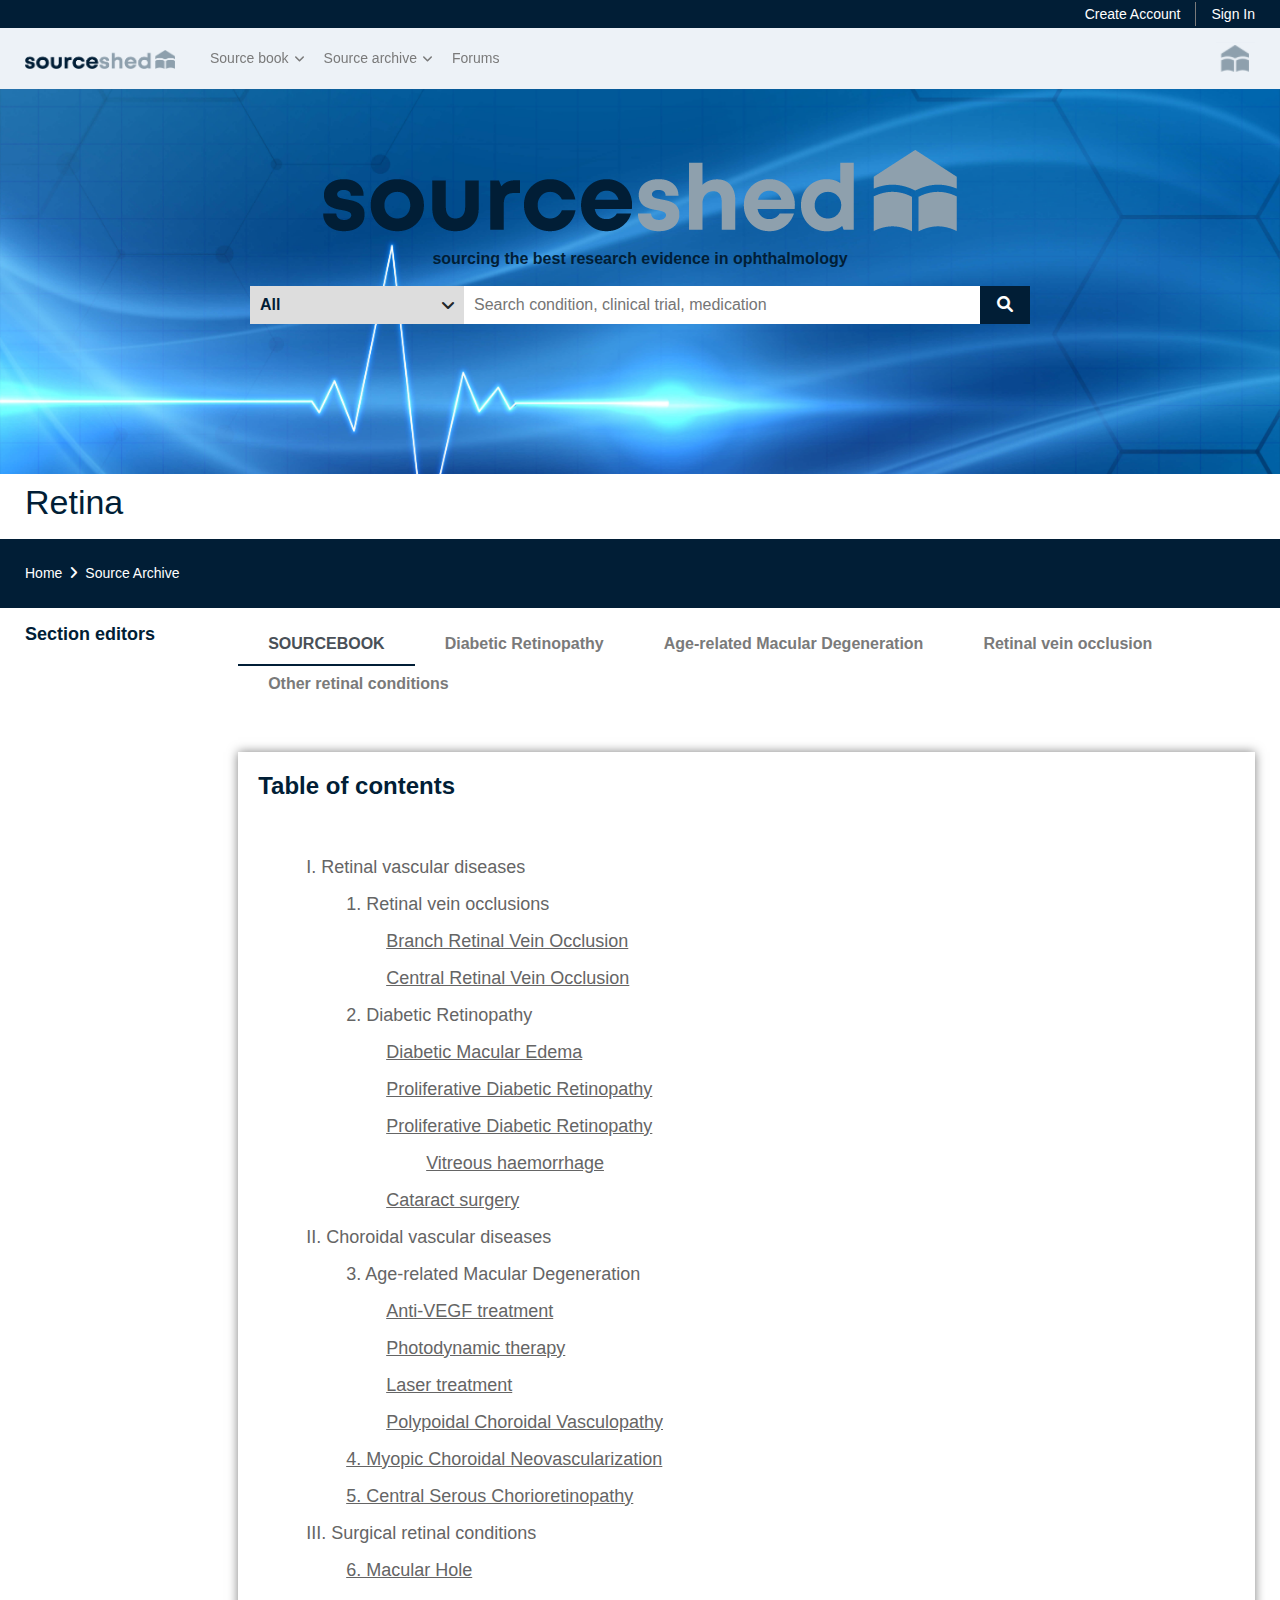
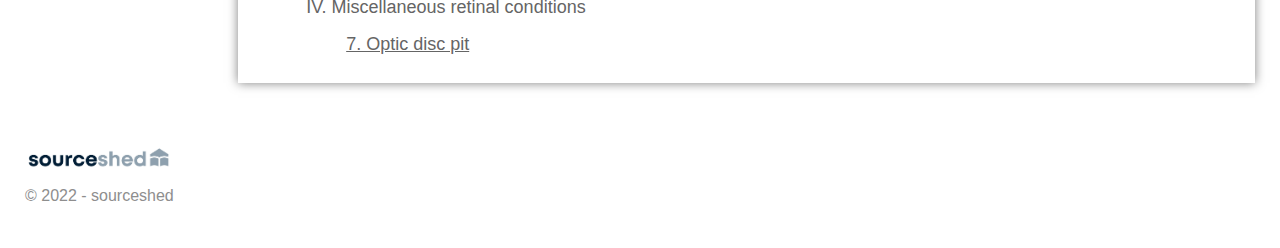
<file: retina.html>
<!doctype html>
<html class="no-js" lang="en">

<head>
    <meta charset="utf-8">
    <meta http-equiv="x-ua-compatible" content="ie=edge">
    <title>Sourceshed</title>
    <meta name="description" content="">
    <meta name="viewport" content="width=device-width, initial-scale=1">

    <!-- Place favicon.ico in the root directory -->
    <link rel="shortcut icon" type="image/x-icon" href="assets/img/favicon.ico.png">

    <!-- CSS here -->
    <link rel="stylesheet" href="./assets/css/fontawesome-v6.min.css">
    <link rel="stylesheet" href="./assets/css/bootstrap-v5.0.2.min.css">
    <link rel="stylesheet" href="./assets/css/owl.carousel-v2.3.4.min.css">
    <link rel="stylesheet" href="./assets/css/owl.theme.default-v2.3.4.min.css">
    <link rel="stylesheet" href="./assets/css/style.css">
    <link rel="stylesheet" href="./assets/css/responsive.css">
</head>

<body>
    <!--[if lte IE 9]>
            <p class="browserupgrade">You are using an <strong>outdated</strong> browser. Please <a href="https://browsehappy.com/">upgrade your browser</a> to improve your experience and security.</p>
        <![endif]-->

    <!-- Add your site or application content here -->
    <!-- start haeder -->
    <header class="header">
        <div class="header-top dark-blue-bg">
            <div class="container">
                <div class="row">
                    <div class="col-md-12">
                        <ul class="header-auth d-flex justify-content-end">
                            <li>
                                <a href="#" class="account text-white">Create Account</a>
                            </li>
                            <li>
                                <a href="#" class="signin text-white">Sign In</a>
                            </li>
                        </ul>
                    </div>
                </div>
            </div>
        </div>
        <div class="header-nav light-gray-bg-4 py-md-0 py-2">
            <div class="container">
                <div class="header-nav__container d-flex flex-wrap align-items-center justify-content-between">
                    <div class="header-nav__bar d-md-none d-block">
                        <i class="fa-solid fa-bars-staggered text-light-gray"></i>
                    </div>
                    <div class="header-nav__logo">
                        <a href="#" class="d-block">
                            <img src="./assets/img/banner-logo.png" alt="Sourceshed Logo" class="img-fluid">
                        </a>
                    </div>
                    <div class="header-nav__menu d-md-block d-none">
                        <ul class="d-flex flex-wrap">
                            <li class="topmenu">
                                <a href="#">Source book</a>
                                <ul class="submenu">
                                    <li class="topsubmenu">
                                        <a href="#">Retina</a>
                                        <ul class="submenu">
                                            <li>
                                                <p>Retinal vascular diseases</p>
                                                <div class="disease">
                                                    <p>Retinal vein occlusions</p>
                                                    <a href="retina-brvo.html">Branch Retinal Vein Occlusion</a>
                                                    <a href="#">Central Retinal Vein Occlusion</a>
                                                </div>
                                                <div class="disease">
                                                    <p>Diabetic Retinopathy</p>
                                                    <a href="#">Diabetic Macular Edema</a>
                                                    <a href="#">Proliferative Diabetic Retinopathy</a>
                                                    <a href="#">Vitreous haemorrhage</a>
                                                    <a href="#">Cataract surgery</a>
                                                </div>
                                            </li>
                                            <li>
                                                <p>Choroidal vascular diseases</p>
                                                <div class="disease">
                                                    <p>Age-related Macular Degeneration</p>
                                                    <a href="#">Anti-VEGF treatment</a>
                                                    <a href="#">Photodynamic therapy </a>
                                                    <a href="#">Laser treatment </a>
                                                    <a href="#">Polypoidal Choroidal Vasculopathy</a>
                                                </div>
                                                <div class="disease">
                                                    <p><a href="#">Myopic Choroidal Neovascularization</a></p>
                                                    <p><a href="#">Central Serous Chorioretinopathy</a></p>
                                                </div>
                                            </li>
                                            <li>
                                                <p>Surgical retinal conditions</p>
                                                <div class="disease">
                                                    <p><a href="#">Macular Hole</a></p>
                                                </div>
                                            </li>
                                            <li>
                                                <p>Miscellaneous retinal conditions</p>
                                                <div class="disease">
                                                    <p><a href="#">Optic disc pit</a></p>
                                                </div>
                                            </li>
                                        </ul>
                                    </li>
                                    <li class="topsubmenu">
                                        <a href="#">Glaucoma</a>
                                        <ul class="submenu">
                                            <li>
                                                <p>Types of glaucomas</p>
                                                <div class="disease">
                                                    <p>Open Angle Glaucoma</p>
                                                    <a href="#">Primary Open Angle Glaucoma</a>
                                                    <a href="#">Ocular Hypertension</a>
                                                    <a href="#">Normal Tension Glaucoma</a>
                                                </div>
                                                <div class="disease">
                                                    <p><a href="#">Primary Angle closure and Primary Angle closure Glaucoma</a></p>
                                                </div>
                                                <div class="disease">
                                                    <p>Secondary Glaucomas</p>
                                                    <a href="#">Pseudoexfoliation Glaucoma</a>
                                                    <a href="#">Pigment dispersion syndrome and pigmentary glaucoma</a>
                                                    <a href="#">Neovascular glaucoma</a>
                                                    <a href="#">Uveitic glaucoma</a>
                                                    <div class="subdesease">
                                                        <p>Glaucoma associated with surgery</p>
                                                        <a href="#">Aqueous misdirection syndrome</a>
                                                    </div>
                                                </div>
                                            </li>
                                            <li>
                                                <p>Management of glaucoma</p>
                                                <div class="disease">
                                                    <p><a href="#">Medical treatment</a></p>
                                                    <div class="subdesease">
                                                        <a href="#">Netarsudil</a>
                                                        <a href="#">Netarsudil/latanoprost</a>
                                                        <a href="#">Latanoprost bunod</a>
                                                        <a href="#">Bimatoprost implant </a>
                                                    </div>
                                                </div>
                                                <div class="disease">
                                                    <p><a href="#">Laser treatment</a></p>
                                                    <div class="subdesease">
                                                        <a href="#">Selective laser trabeculoplasty</a>
                                                        <a href="#">Argon laser iridoplasty</a>
                                                    </div>
                                                </div>
                                                <div class="disease">
                                                    <p>Microinvasive Glaucoma Surgery</p>
                                                    <div class="subdesease">
                                                        <a href="#">iStent</a>
                                                        <a href="#">Hydrus</a>
                                                        <a href="#">XEN</a>
                                                        <a href="#">Preserflo</a>
                                                    </div>
                                                </div>
                                                <div class="disease">
                                                    <p><a href="#">Surgical treatment</a></p>
                                                    <div class="subdesease">
                                                        <p>Complications</p>
                                                        <a href="#">Bleb-associated infections</a>
                                                    </div>
                                                </div>
                                            </li>
                                        </ul>
                                    </li>
                                    <li class="topsubmenu">
                                        <a href="#">Cornea</a>
                                        <ul class="submenu">
                                            <li>
                                                <p>Corneal dystrophies and ectasia</p>
                                                <div class="disease">
                                                    <p><a href="#">Keratoconus</a></p>
                                                </div>
                                            </li>
                                            <li>
                                                <p>Corneal infections</p>
                                                <div class="disease">
                                                    <p><a href="#">Bacterial keratitis</a></p>
                                                    <p><a href="#">Fungal keratitis</a></p>
                                                    <p><a href="#">Herpes Simplex keratitis</a></p>
                                                    <p><a href="#">Herpes Zoster keratitis</a></p>
                                                </div>
                                            </li>
                                            <li>
                                                <p>Other Corneal disorders</p>
                                                <div class="disease">
                                                    <p><a href="#">Dry Eye Disease</a></p>
                                                    <p><a href="#">Neurotrophic Keratopathy</a></p>
                                                </div>
                                            </li>
                                            <li>
                                                <p>IConjunctival disorders</p>
                                                <div class="disease">
                                                    <p><a href="#">Pterygium</a></p>
                                                </div>
                                            </li>
                                        </ul>
                                    </li>
                                    <li class="topsubmenu">
                                        <a href="#">Pediatric and Strabismus</a>
                                        <ul class="submenu">
                                            <li>
                                                <div class="disease">
                                                    <p><a href="#">Amblyopia</a></p>
                                                    <p><a href="#">Congenital cataract</a></p>
                                                    <p><a href="#">Infantile Esotropia</a></p>
                                                </div>
                                            </li>
                                        </ul>
                                    </li>
                                </ul>
                            </li>
                            <li class="topmenu">
                                <a href="#">Source archive</a>
                                <ul class="submenu">
                                    <li><a href="#">Source archive central</a></li>
                                    <li><a href="#">Cataract and refractive surgery</a></li>
                                    <li><a href="#">Cornea</a></li>
                                    <li><a href="glaucoma-source-archive.html">Glaucoma</a></li>
                                    <li><a href="#">Neuro-ophthalmology</a></li>
                                    <li><a href="#">Ocular oncology</a></li>
                                    <li><a href="#">Oculoplastics</a></li>
                                    <li><a href="#">Pediatric ophthalmology and Stabismus</a></li>
                                    <li><a href="#">Retina</a></li>
                                    <li><a href="#">Uveitis</a></li>
                                </ul>
                            </li>
                            <li><a href="#">Forums</a></li>
                        </ul>
                    </div>
                    <div class="header-nav__brand-logo d-md-block d-none">
                        <img src="./assets/img/brand-logo.PNG" alt="Sourceshed Logo">
                    </div>
                </div>
            </div>
        </div>
        <!-- mobile menu -->
        <div class="drawer-nav bg-white">
            <div class="drawer-nav__logo d-flex justify-content-between">
                <a href="#" class="d-block">
                    <img src="./assets/img/drawer-meno-log.png" alt="Sourceshed" class="img-fluid">
                </a>
                <div class="menu-close">
                    <i class="fa-solid fa-xmark"></i>
                </div>
            </div>
            <div class="drawer-menu">
                <ul>
                    <li class="drawer-topmenu">
                        <a href="#">Source book</a>
                        <ul>
                            <li class="drawer-topmenu">
                                <a href="#">Retina</a>
                                <ul>
                                    <li>
                                        <p>Retinal vascular diseases</p>
                                        <div class="disease">
                                            <p>Retinal vein occlusions</p>
                                            <a href="retina-brvo.html">Branch Retinal Vein Occlusion</a>
                                            <a href="#">Central Retinal Vein Occlusion</a>
                                        </div>
                                        <div class="disease">
                                            <p>Diabetic Retinopathy</p>
                                            <a href="#">Diabetic Macular Edema</a>
                                            <a href="#">Proliferative Diabetic Retinopathy</a>
                                            <a href="#">Vitreous haemorrhage</a>
                                            <a href="#">Cataract surgery</a>
                                        </div>
                                    </li>
                                    <li>
                                        <p>Choroidal vascular diseases</p>
                                        <div class="disease">
                                            <p>Age-related Macular Degeneration</p>
                                            <a href="#">Anti-VEGF treatment</a>
                                            <a href="#">Photodynamic therapy </a>
                                            <a href="#">Laser treatment </a>
                                            <a href="#">Polypoidal Choroidal Vasculopathy</a>
                                        </div>
                                        <div class="disease">
                                            <p><a href="#">Myopic Choroidal Neovascularization</a></p>
                                            <p><a href="#">Central Serous Chorioretinopathy</a></p>
                                        </div>
                                    </li>
                                    <li>
                                        <p>Surgical retinal conditions</p>
                                        <div class="disease">
                                            <p><a href="#">Macular Hole</a></p>
                                        </div>
                                    </li>
                                    <li>
                                        <p>Miscellaneous retinal conditions</p>
                                        <div class="disease">
                                            <p><a href="#">Optic disc pit</a></p>
                                        </div>
                                    </li>
                                </ul>
                            </li>
                            <li class="drawer-topmenu">
                                <a href="#">Glucoma</a>
                                <ul>
                                    <li>
                                        <p>Types of glaucomas</p>
                                        <div class="disease">
                                            <p>Open Angle Glaucoma</p>
                                            <a href="#">Primary Open Angle Glaucoma</a>
                                            <a href="#">Ocular Hypertension</a>
                                            <a href="#">Normal Tension Glaucoma</a>
                                        </div>
                                        <div class="disease">
                                            <p><a href="#">Primary Angle closure and Primary Angle closure Glaucoma</a></p>
                                        </div>
                                        <div class="disease">
                                            <p>Secondary Glaucomas</p>
                                            <a href="#">Pseudoexfoliation Glaucoma</a>
                                            <a href="#">Pigment dispersion syndrome and pigmentary glaucoma</a>
                                            <a href="#">Neovascular glaucoma</a>
                                            <a href="#">Uveitic glaucoma</a>
                                            <div class="subdesease">
                                                <p>Glaucoma associated with surgery</p>
                                                <a href="#">Aqueous misdirection syndrome</a>
                                            </div>
                                        </div>
                                    </li>
                                    <li>
                                        <p>Management of glaucoma</p>
                                        <div class="disease">
                                            <p><a href="#">Medical treatment</a></p>
                                            <div class="subdesease">
                                                <a href="#">Netarsudil</a>
                                                <a href="#">Netarsudil/latanoprost</a>
                                                <a href="#">Latanoprost bunod</a>
                                                <a href="#">Bimatoprost implant </a>
                                            </div>
                                        </div>
                                        <div class="disease">
                                            <p><a href="#">Laser treatment</a></p>
                                            <div class="subdesease">
                                                <a href="#">Selective laser trabeculoplasty</a>
                                                <a href="#">Argon laser iridoplasty</a>
                                            </div>
                                        </div>
                                        <div class="disease">
                                            <p>Microinvasive Glaucoma Surgery</p>
                                            <div class="subdesease">
                                                <a href="#">iStent</a>
                                                <a href="#">Hydrus</a>
                                                <a href="#">XEN</a>
                                                <a href="#">Preserflo</a>
                                            </div>
                                        </div>
                                        <div class="disease">
                                            <p><a href="#">Surgical treatment</a></p>
                                            <div class="subdesease">
                                                <p>Complications</p>
                                                <a href="#">Bleb-associated infections</a>
                                            </div>
                                        </div>
                                    </li>
                                </ul>
                            </li>
                            <li class="drawer-topmenu">
                                <a href="#">Cornea</a>
                                <ul>
                                    <li>
                                        <p>Corneal dystrophies and ectasia</p>
                                        <div class="disease">
                                            <p><a href="#">Keratoconus</a></p>
                                        </div>
                                    </li>
                                    <li>
                                        <p>Corneal infections</p>
                                        <div class="disease">
                                            <p><a href="#">Bacterial keratitis</a></p>
                                            <p><a href="#">Fungal keratitis</a></p>
                                            <p><a href="#">Herpes Simplex keratitis</a></p>
                                            <p><a href="#">Herpes Zoster keratitis</a></p>
                                        </div>
                                    </li>
                                    <li>
                                        <p>Other Corneal disorders</p>
                                        <div class="disease">
                                            <p><a href="#">Dry Eye Disease</a></p>
                                            <p><a href="#">Neurotrophic Keratopathy</a></p>
                                        </div>
                                    </li>
                                    <li>
                                        <p>Conjunctival disorders</p>
                                        <div class="disease">
                                            <p><a href="#">Pterygium</a></p>
                                        </div>
                                    </li>
                                </ul>
                            </li>
                            <li class="drawer-topmenu">
                                <a href="#">Pediatric and Strabismus</a>
                                <ul>
                                    <li>
                                        <div class="disease">
                                            <p><a href="#">Amblyopia</a></p>
                                            <p><a href="#">Congenital cataract</a></p>
                                            <p><a href="#">Infantile Esotropia</a></p>
                                        </div>
                                    </li>
                                </ul>
                            </li>
                        </ul>
                    </li>
                    <li class="drawer-topmenu">
                        <a href="#">Source archive</a>
                        <ul>
                            <li><a href="#">Source archive central</a></li>
                            <li><a href="#">Cataract and refractive surgery</a></li>
                            <li><a href="#">Cornea</a></li>
                            <li><a href="#">Glaucoma</a></li>
                            <li><a href="#">Neuro-ophthalmology</a></li>
                            <li><a href="#">Ocular oncology</a></li>
                            <li><a href="#">Oculoplastics</a></li>
                            <li><a href="#">Pediatric ophthalmology and Stabismus</a></li>
                            <li><a href="#">Retina</a></li>
                            <li><a href="#">Uveitis</a></li>
                        </ul>
                    </li>
                    <li><a href="#">Forums</a></li>
                </ul>
            </div>
        </div>
    </header> <!-- end haeder -->
    <!-- start banner -->
    <section class="banner bg banner-bg">
        <div class="container">
            <div class="row">
                <div class="banner-box col-sm-12 text-center">
                    <div class="banner__logo">
                        <img src="./assets/img/banner-logo.png" alt="Sourceshed" class="img-fluid">
                        <p class="banner__tag text-dark-blue font-semi-bold">sourcing the best research evidence in ophthalmology</p>
                    </div>
                    <div class="banner__search">
                        <form action="" class="search-from d-flex justify-content-center">
                            <div class="select-arrow">
                                <select class="search-select">
                                    <option selected>All</option>
                                    <option value="Conditions (source book)">Conditions (source book)</option>
                                    <option value="Studies (source archive)">Studies (source archive)</option>
                                    <option value="Forum">Forum</option>
                                </select>
                            </div>
                            <input type="text" class="search-input" autocomplete="off" placeholder="Search condition, clinical trial, medication">
                            <button type="submit" class="search-submit dark-blue-bg text-white"><i class="fas fa-search"></i></button>
                        </form>
                    </div>
                </div>
            </div>
        </div>
    </section><!-- end banner -->
    <!-- start title -->
    <section class="lp-title">
        <div class="container">
            <div class="row">
                <h1 class="text-xlll text-dark-blue py-2">Retina</h1>
            </div>
        </div>
    </section> <!-- end title -->
    <!-- start bread crumb -->
    <section class="lp-breadcrumb dark-blue-bg py-4">
        <div class="container">
            <div class="row">
                <div class="sa-breadcrumb lp-breadcrumb-arrow">
                    <nav aria-label="breadcrumb">
                        <ol class="breadcrumb mb-0">
                          <li class="breadcrumb-item text-xs text-white">Home</li>
                          <li class="breadcrumb-item text-xs text-white">Source Archive</li>
                        </ol>
                      </nav>
                </div>
            </div>
        </div>
    </section><!-- end bread crumb -->
    <section class="lp-content">
        <div class="container">
            <div class="row py-3">
                <div class="lp-content-left">
                    <h4 class="text-dark-blue text-m mb-0 font-semi-bold">Section editors</h4>
                </div>
                <div class="lp-content-right">
                    <div class="lp-tab">
                        <nav>
                            <div class="nav nav-tabs border-0" id="nav-tab" role="tablist">
                              <button class="nav-link active text-dark-gray font-bold" id="sb-tab" data-bs-toggle="tab" data-bs-target="#sb" type="button" role="tab" aria-controls="sb" aria-selected="true">
                                SOURCEBOOK</button>
                              <button class="nav-link text-dark-gray font-bold" id="dbr-tab" data-bs-toggle="tab" data-bs-target="#dbr" type="button" role="tab" aria-controls="dbr" aria-selected="false">Diabetic Retinopathy
                            </button>
                              <button class="nav-link text-dark-gray font-bold" id="armd-tab" data-bs-toggle="tab" data-bs-target="#armd" type="button" role="tab" aria-controls="armd" aria-selected="false">
                                Age-related Macular Degeneration</button>
                              <button class="nav-link text-dark-gray font-bold" id="rvo-tab" data-bs-toggle="tab" data-bs-target="#rvo" type="button" role="tab" aria-controls="rvo" aria-selected="false">Retinal vein occlusion</button>
                              <button class="nav-link text-dark-gray font-bold" id="orc-tab" data-bs-toggle="tab" data-bs-target="#orc" type="button" role="tab" aria-controls="orc" aria-selected="false">Other retinal conditions</button>
                            </div>
                        </nav>
                        <div class="tab-content mt-5" id="nav-tabContent">
                            <div class="tab-pane fade show active" id="sb" role="tabpanel" aria-labelledby="sb-tab">
                                <div class="lp-index">
                                    <h2 class="text-xll text-dark-blue font-semi-bold mb-5">Table of contents</h2>
                                    <div class="ip-indexing-area ps-5">
                                        <ul class="lpi-level-1">
                                            <li>
                                                <span>I. Retinal vascular diseases</span>
                                                <ul class="lpi-level-2">
                                                    <li>
                                                        <span>1. Retinal vein occlusions</span>
                                                        <ul class="lpi-level-3">
                                                            <li><a href="#">Branch Retinal Vein Occlusion</a></li>
                                                            <li><a href="#">Central Retinal Vein Occlusion</a></li>
                                                        </ul>
                                                    </li>
                                                    <li>
                                                        <span>2. Diabetic Retinopathy</span>
                                                        <ul class="lpi-level-3">
                                                            <li><a href="#">Diabetic Macular Edema</a></li>
                                                            <li><a href="#">Proliferative Diabetic Retinopathy</a></li>
                                                            <li>
                                                                <a href="#">Proliferative Diabetic Retinopathy</a>
                                                                <ul class="lpi-level-4">
                                                                    <li><a href="#">Vitreous haemorrhage </a></li>
                                                                </ul>
                                                            </li>
                                                            <li>
                                                                <a href="#">Cataract surgery</a>
                                                            </li>
                                                        </ul>
                                                    </li>
                                                </ul>
                                            </li>
                                            <li>
                                                <span>II. Choroidal vascular diseases</span>
                                                <ul class="lpi-level-2">
                                                    <li>
                                                        <span>3. Age-related Macular Degeneration</span>
                                                        <ul class="lpi-level-3">
                                                            <li><a href="#">Anti-VEGF treatment</a></li>
                                                            <li><a href="#">Photodynamic therapy </a></li>
                                                            <li><a href="#">Laser treatment</a></li>
                                                            <li><a href="#">Polypoidal Choroidal Vasculopathy</a></li>
                                                        </ul>
                                                    </li>
                                                    <li>
                                                        <a href="#">4. Myopic Choroidal Neovascularization</a>
                                                    </li>
                                                    <li>
                                                        <a href="#">5. Central Serous Chorioretinopathy</a>
                                                    </li>
                                                </ul>
                                            </li>
                                            <li>
                                                <span>III. Surgical retinal conditions</span>
                                                <ul class="lpi-level-2">
                                                    <li><a href="#">6. Macular Hole</a></li>
                                                </ul>
                                            </li>
                                            <li>
                                                <span>IV. Miscellaneous retinal conditions</span>
                                                <ul class="lpi-level-2">
                                                    <li><a href="#">7. Optic disc pit </a></li>
                                                </ul>
                                            </li>
                                        </ul>
                                    </div>
                                </div>
                            </div>
                            <div class="tab-pane fade" id="dbr" role="tabpanel" aria-labelledby="dbr-tab">
                                <div class="lp-tab-content">
                                    <h2 class="text-xll text-dark-blue font-semi-bold mb-5">Diabetic retinopathy</h2>
                                    <div class="row">
                                        <div class="col-md-4 mb-4">
                                            <div class="lp-tab-content-box bg-coconut">
                                                <h2 class="text-m text-dark-blue mb-3">Landmark clinical trials</h2>
                                                <div class="lp-tab-content-list">
                                                    <ul>
                                                        <li><a href="#">DCCT (1998)</a></li>
                                                        <li><a href="#">UKPDS (1998)</a></li>
                                                    </ul>
                                                </div>
                                            </div>
                                        </div>
                                        <div class="col-md-8 mb-4">
                                            <div class="lp-tab-content-box bg-orinoco">
                                                <h2 class="text-m text-dark-blue mb-3">Diabetic Macular Edema studies</h2>
                                                <div class="row">
                                                    <div class="col-md-3">
                                                        <div class="lp-tab-content-list">
                                                            <h5 class="text-s text-dark-blue">Aflibercept</h5>
                                                            <ul>
                                                                <li><a href="#">Protocol V (2019)</a></li>
                                                                <li><a href="#">Protocol T (2016)</a></li>
                                                                <li><a href="#">VISTA/VIVID (2015)</a></li>
                                                                <li><a href="#">DA VINCI (2012)</a></li>
                                                            </ul>
                                                        </div>
                                                    </div>
                                                    <div class="col-md-3">
                                                        <div class="lp-tab-content-list">
                                                            <h5 class="text-s text-dark-blue">Ranibizumab</h5>
                                                            <ul>
                                                                <li><a href="#">Protocol T (2016)</a></li>
                                                                <li><a href="#">Protocol I (2016)</a></li>
                                                                <li><a href="#">RISE/RIDE (2012)</a></li>
                                                                <li><a href="#">RESTORE (2011)</a></li>
                                                            </ul>
                                                        </div>
                                                    </div>
                                                    <div class="col-md-3">
                                                        <div class="lp-tab-content-list">
                                                            <h5 class="text-s text-dark-blue">Bevacizumab</h5>
                                                            <ul>
                                                                <li><a href="#">Protocol T (2016)</a></li>
                                                            </ul>
                                                        </div>
                                                    </div>
                                                    <div class="col-md-3">
                                                        <div class="lp-tab-content-list">
                                                            <h5 class="text-s text-dark-blue">Steroid trials</h5>
                                                            <ul>
                                                                <li><a href="#">MEAD (2014)</a></li>
                                                                <li><a href="#">Protocol B (2009)</a></li>
                                                            </ul>
                                                        </div>
                                                    </div>
                                                </div>
                                            </div>
                                        </div>
                                    </div>
                                    <div class="row">
                                        <div class="col-md-4 mb-4">
                                            <div class="lp-tab-content-box bg-orinoco">
                                                <h2 class="text-m text-dark-blue mb-3">DRCR.net trials</h2>
                                                <div class="lp-tab-content-list">
                                                    <ul>
                                                        <li><a href="#">Protocol AB (2020)</a></li>
                                                        <li><a href="#">Protocol V (2019)</a></li>
                                                        <li><a href="#">Protocol S (2018)</a></li>
                                                        <li><a href="#">Protocol T (2016)</a></li>
                                                        <li><a href="#">Protocol I (2016)</a></li>
                                                        <li><a href="#">Protocol B (2009)</a></li>
                                                    </ul>
                                                </div>
                                            </div>
                                        </div>
                                        <div class="col-md-4 mb-4">
                                            <div class="lp-tab-content-box bg-skeptic">
                                                <h2 class="text-m text-dark-blue mb-3">Proliferative Diabetic Retinopathy studies</h2>
                                                <div class="lp-tab-content-list">
                                                    <ul>
                                                        <li><a href="#">Protocol AB (2020)</a></li>
                                                        <li><a href="#">Protocol S (2018)</a></li>
                                                        <li><a href="#">CLARITY (2017)</a></li>
                                                        <li><a href="#">DRVS (1985)</a></li>
                                                    </ul>
                                                </div>
                                                <h2 class="text-m text-dark-blue mb-3">Non-Proliferative Diabetic Retinopathy studies</h2>
                                                <div class="lp-tab-content-list">
                                                    <ul>
                                                        <li><a href="#">PANORAMA (2021)</a></li>
                                                    </ul>
                                                </div>
                                            </div>
                                        </div>
                                        <div class="col-md-4 mb-4">
                                            <div class="lp-tab-content-box bg-coconut">
                                                <h2 class="text-m text-dark-blue mb-3">Cataract surgery in Diabetic Retinopathy</h2>
                                                <div class="lp-tab-content-list">
                                                    <ul>
                                                        <li><a href="#">DIMECAT (2020)</a></li>
                                                        <li><a href="#">PREMED (2018)</a></li>
                                                    </ul>
                                                </div>
                                            </div>
                                        </div>
                                    </div>
                                    <div class="row">
                                        <div class="col-md-6 mb-4">
                                            <div class="lp-tab-content-box">
                                                <h2 class="text-xll text-dark-blue mb-3">Systematic reviews</h2>
                                                <h5 class="text-dark-blue text-m mb-4">Diabetic macular Edema</h5>
                                                <div class="lp-tab-content-img-wrapper mb-3 d-flex">
                                                    <figure class="lp-tab-content-img-box">
                                                        <a href="#">
                                                            <img src="./assets/img/cochrane-library-logo-vector.png" alt="" class="img-fluid">
                                                        </a>
                                                    </figure>
                                                    <div class="lp-tab-content-img-text">
                                                        <h6><a href="#" class="text-dark-blue text-m">Anti-vascular endothelial growth factor for diabetic macular oedema: a network meta-analysis</a></h6>
                                                        <p class="text-dark-gray-5 text-xs">Published: 16 October 2018</p>
                                                    </div>
                                                </div>
                                                <div class="lp-tab-content-img-wrapper mb-3 d-flex">
                                                    <figure class="lp-tab-content-img-box">
                                                        <a href="#">
                                                            <img src="./assets/img/cochrane-library-logo-vector.png" alt="" class="img-fluid">
                                                        </a>
                                                    </figure>
                                                    <div class="lp-tab-content-img-text">
                                                        <h6><a href="#" class="text-dark-blue text-m">Anti-vascular endothelial growth factor combined with intravitreal steroids for diabetic macular oedema</a></h6>
                                                        <p class="text-dark-gray-5 text-xs">Published: 18 April 2018</p>
                                                    </div>
                                                </div>
                                                <div class="lp-tab-content-img-wrapper mb-3 d-flex">
                                                    <figure class="lp-tab-content-img-box">
                                                        <a href="#">
                                                            <img src="./assets/img/cochrane-library-logo-vector.png" alt="" class="img-fluid">
                                                        </a>
                                                    </figure>
                                                    <div class="lp-tab-content-img-text">
                                                        <h6><a href="#" class="text-dark-blue text-m">Intravitreal steroids for macular edema in diabetes</a></h6>
                                                        <p class="text-dark-gray-5 text-xs">Published: 23 January 2008</p>
                                                    </div>
                                                </div>
                                                <h5 class="text-dark-blue mt-5">Proliferative Diabetic Retinopathy</h5>
                                                <div class="lp-tab-content-img-wrapper mb-3 d-flex">
                                                    <figure class="lp-tab-content-img-box">
                                                        <a href="#">
                                                            <img src="./assets/img/cochrane-library-logo-vector.png" alt="" class="img-fluid">
                                                        </a>
                                                    </figure>
                                                    <div class="lp-tab-content-img-text">
                                                        <h6><a href="#" class="text-dark-blue text-m">Different lasers and techniques for proliferative diabetic retinopathy</a></h6>
                                                        <p class="text-dark-gray-5 text-xs">Published: 15 March 2018</p>
                                                    </div>
                                                </div>
                                                <div class="lp-tab-content-img-wrapper mb-3 d-flex">
                                                    <figure class="lp-tab-content-img-box">
                                                        <a href="#">
                                                            <img src="./assets/img/cochrane-library-logo-vector.png" alt="" class="img-fluid">
                                                        </a>
                                                    </figure>
                                                    <div class="lp-tab-content-img-text">
                                                        <h6><a href="#" class="text-dark-blue text-m">Anti‐vascular endothelial growth factor for proliferative diabetic retinopathy</a></h6>
                                                        <p class="text-dark-gray-5 text-xs">Published: 24 November 2014</p>
                                                    </div>
                                                </div>
                                            </div>
                                        </div>
                                        <div class="col-md-6 mb-4">
                                            <div class="lp-tab-content-box">
                                                <h2 class="text-xll text-dark-blue mb-3"></h2>
                                                <h5 class="text-dark-blue text-m mb-4">Diabetic control</h5>
                                                <div class="lp-tab-content-img-wrapper mb-3 d-flex">
                                                    <figure class="lp-tab-content-img-box">
                                                        <a href="#">
                                                            <img src="./assets/img/cochrane-library-logo-vector.png" alt="" class="img-fluid">
                                                        </a>
                                                    </figure>
                                                    <div class="lp-tab-content-img-text">
                                                        <h6><a href="#" class="text-dark-blue text-m">Blood pressure control for diabetic retinopathy</a></h6>
                                                        <p class="text-dark-gray-5 text-xs">Published: 31 January 2015</p>
                                                    </div>
                                                </div>
                                                <div class="lp-tab-content-img-wrapper mb-3 d-flex">
                                                    <figure class="lp-tab-content-img-box">
                                                        <a href="#">
                                                            <img src="./assets/img/cochrane-library-logo-vector.png" alt="" class="img-fluid">
                                                        </a>
                                                    </figure>
                                                    <div class="lp-tab-content-img-text">
                                                        <h6><a href="#" class="text-dark-blue text-m">Intensive glucose control versus conventional glucose control for type 1 diabetes mellitus</a></h6>
                                                        <p class="text-dark-gray-5 text-xs">Published: 14 February 2014</p>
                                                    </div>
                                                </div>
                                            </div>
                                        </div>
                                    </div>
                                </div>
                            </div>
                            <div class="tab-pane fade" id="armd" role="tabpanel" aria-labelledby="armd-tab">
                                <div class="lp-tab-content">
                                    <h2 class="text-xll text-dark-blue font-semi-bold mb-5">Age-related Macular Degeneration</h2>
                                    <div class="row">
                                        <div class="col-md-4 mb-4">
                                            <div class="lp-tab-content-box bg-orinoco">
                                                <h2 class="text-m text-dark-blue mb-3">Landmark clinical trials</h2>
                                                <div class="lp-tab-content-list">
                                                    <ul>
                                                        <li><a href="#">AREDS II (2013)</a></li>
                                                        <li><a href="#">AREDS I (2000)</a></li>
                                                    </ul>
                                                </div>
                                            </div>
                                        </div>
                                        <div class="col-md-8 mb-4">
                                            <div class="lp-tab-content-box bg-skeptic">
                                                <h2 class="text-m text-dark-blue mb-3">Anti-VEGF treatment studies
                                                </h2>
                                                <div class="row">
                                                    <div class="col-lg-3 col-md-6">
                                                        <div class="lp-tab-content-list">
                                                            <h5 class="text-s text-dark-blue">Aflibercept</h5>
                                                            <ul>
                                                                <li><a href="#">ALTAIR (2020)</a></li>
                                                                <li><a href="#">VIEW (2012)</a></li>
                                                            </ul>
                                                        </div>
                                                    </div>
                                                    <div class="col-lg-3 col-md-6">
                                                        <div class="lp-tab-content-list">
                                                            <h5 class="text-s text-dark-blue">Ranibizumab</h5>
                                                            <ul>
                                                                <li><a href="#">FLUID (2019)</a></li>
                                                                <li><a href="#">TREND (2018)</a></li>
                                                                <li><a href="#">CATT (2012)</a></li>
                                                                <li><a href="#">PIER (2010)</a></li>
                                                                <li><a href="#">ANCHOR (2009)</a></li>
                                                                <li><a href="#">MARINA (2006)</a></li>
                                                            </ul>
                                                        </div>
                                                    </div>
                                                    <div class="col-lg-3 col-md-6">
                                                        <div class="lp-tab-content-list">
                                                            <h5 class="text-s text-dark-blue">Bevacizumab</h5>
                                                            <ul>
                                                                <li><a href="#">CATT (2012)</a></li>
                                                            </ul>
                                                        </div>
                                                    </div>
                                                    <div class="col-lg-3 col-md-6">
                                                        <div class="lp-tab-content-list">
                                                            <h5 class="text-s text-dark-blue">Brolucizumab</h5>
                                                            <ul>
                                                                <li><a href="#">HAWK/HARRIER (2021)</a></li>
                                                            </ul>
                                                        </div>
                                                    </div>
                                                </div>
                                            </div>
                                        </div>
                                    </div>
                                    <div class="row">
                                        <div class="col-md-4 mb-4">
                                            <div class="lp-tab-content-box bg-skeptic">
                                                <h2 class="text-m text-dark-blue mb-3">Polypoidal Choroidal Vasculopathy</h2>
                                                <div class="lp-tab-content-list">
                                                    <ul>
                                                        <li><a href="#">DRAGON (2020)</a></li>
                                                        <li><a href="#">Protocol V (2019)</a></li>
                                                        <li><a href="#">PLANET (2018)</a></li>
                                                        <li><a href="#">EVEREST (2017)</a></li>
                                                        <li><a href="#">LAPTOP (2013)</a></li>
                                                    </ul>
                                                </div>
                                            </div>
                                        </div>
                                        <div class="col-md-4 mb-4">
                                            <div class="lp-tab-content-box bg-coconut">
                                                <h2 class="text-m text-dark-blue mb-3">Laser studies</h2>
                                                <div class="lp-tab-content-list">
                                                    <ul>
                                                        <li><a href="#">LEAD (2019)</a></li>
                                                        <li><a href="#">MPS (1994)</a></li>
                                                        <li><a href="#">CLARITY (2017)</a></li>
                                                        <li><a href="#">DRVS (1985)</a></li>
                                                    </ul>
                                                    <h2 class="text-m text-dark-blue mb-3">Non-Proliferative Diabetic Retinopathy studies</h2>
                                                    <ul>
                                                        <li><a href="#">PANORAMA (2021)</a></li>
                                                    </ul>
                                                </div>
                                            </div>
                                        </div>
                                        <div class="col-md-4 mb-4">
                                            <div class="lp-tab-content-box bg-orinoco">
                                                <h2 class="text-m text-dark-blue mb-3">PDT studies</h2>
                                                <div class="lp-tab-content-list">
                                                    <ul>
                                                        <li><a href="#">VIP (2001)</a></li>
                                                        <li><a href="#">TAP (1999)</a></li>
                                                    </ul>
                                                </div>
                                            </div>
                                        </div>
                                    </div>
                                    <div class="row">
                                        <div class="col-md-6 mb-4">
                                            <div class="lp-tab-content-box">
                                                <h2 class="text-xll text-dark-blue mb-3">Systematic reviews</h2>
                                                <div class="lp-tab-content-img-wrapper mb-3 d-flex">
                                                    <figure class="lp-tab-content-img-box">
                                                        <a href="#">
                                                            <img src="./assets/img/cochrane-library-logo-vector.png" alt="" class="img-fluid">
                                                        </a>
                                                    </figure>
                                                    <div class="lp-tab-content-img-text">
                                                        <h6><a href="#" class="text-dark-blue text-m">Blue-light filtering intraocular lenses (IOLs) for protecting macular health
                                                        </a></h6>
                                                        <p class="text-dark-gray-5 text-xs">Published: 22 May 2018</p>
                                                    </div>
                                                </div>
                                                <div class="lp-tab-content-img-wrapper mb-3 d-flex">
                                                    <figure class="lp-tab-content-img-box">
                                                        <a href="#">
                                                            <img src="./assets/img/cochrane-library-logo-vector.png" alt="" class="img-fluid">
                                                        </a>
                                                    </figure>
                                                    <div class="lp-tab-content-img-text">
                                                        <h6><a href="#" class="text-dark-blue text-m">Antioxidant vitamin and mineral supplements for slowing the progression of age-related macular degeneration
                                                        </a></h6>
                                                        <p class="text-dark-gray-5 text-xs">Published: 31 July 2017

                                                        </p>
                                                    </div>
                                                </div>
                                                <h5 class="text-dark-blue mt-5">Anti-VEGF treatment
                                                </h5>
                                                <div class="lp-tab-content-img-wrapper mb-3 d-flex">
                                                    <figure class="lp-tab-content-img-box">
                                                        <a href="#">
                                                            <img src="./assets/img/cochrane-library-logo-vector.png" alt="" class="img-fluid">
                                                        </a>
                                                    </figure>
                                                    <div class="lp-tab-content-img-text">
                                                        <h6><a href="#" class="text-dark-blue text-m">Anti-vascular endothelial growth factor for neovascular age-related macular degeneration
                                                        </a></h6>
                                                        <p class="text-dark-gray-5 text-xs">Published: 4 March 2019
                                                        </p>
                                                    </div>
                                                </div>
                                                <div class="lp-tab-content-img-wrapper mb-3 d-flex">
                                                    <figure class="lp-tab-content-img-box">
                                                        <a href="#">
                                                            <img src="./assets/img/cochrane-library-logo-vector.png" alt="" class="img-fluid">
                                                        </a>
                                                    </figure>
                                                    <div class="lp-tab-content-img-text">
                                                        <h6><a href="#" class="text-dark-blue text-m">Aflibercept for neovascular age-related macular degeneration
                                                        </a></h6>
                                                        <p class="text-dark-gray-5 text-xs">Published: 8 February 2016
                                                        </p>
                                                    </div>
                                                </div>
                                            </div>
                                        </div>
                                        <div class="col-md-6 mb-4">
                                            <div class="lp-tab-content-box">
                                                <h2 class="text-xll text-dark-blue mb-3">Reviews</h2>
                                                <!-- <h5 class="text-dark-blue text-m mb-4">Diabetic control</h5> -->
                                                <div class="lp-tab-content-img-wrapper mb-3 d-flex">
                                                    <figure class="lp-tab-content-img-box">
                                                        <img src="./assets//img/lancet.png" alt="" class="img-fluid">
                                                    </figure>
                                                    <div class="lp-tab-content-img-text">
                                                        <h6 class="text-dark-blue text-m">Age-related macular degeneration
                                                        </h6>
                                                        <p class="text-dark-gray-5 text-xs">Published: 29 September 2018
                                                        </p>
                                                    </div>
                                                </div>
                                            </div>
                                        </div>
                                    </div>
                                </div>
                            </div>
                            <div class="tab-pane fade" id="rvo" role="tabpanel" aria-labelledby="rvo-tab">
                                <div class="lp-tab-content">
                                    <h2 class="text-xll text-dark-blue font-semi-bold mb-5">Retinal vein occlusion
                                    </h2>
                                    <div class="row">
                                        <div class="col-md-4 mb-4">
                                            <div class="lp-tab-content-box bg-orinoco">
                                                <h2 class="text-m text-dark-blue mb-3">Landmark clinical trials</h2>
                                                <div class="lp-tab-content-list">
                                                    <ul>
                                                        <li><a href="#">SCORE-CRVO (2009)</a></li>
                                                        <li><a href="#">SCORE-BRVO (2009)</a></li>
                                                        <li><a href="#">CVOS (1995)</a></li>
                                                        <li><a href="#">BVOS (1984)</a></li>
                                                    </ul>
                                                </div>
                                            </div>
                                        </div>
                                        <div class="col-md-8 mb-4">
                                            <div class="lp-tab-content-box bg-skeptic">
                                                <h2 class="text-m text-dark-blue mb-3">Anti-VEGF treatment studies in Central Retinal Vein Occlusion
                                                </h2>
                                                <div class="row">
                                                    <div class="col-md-4">
                                                        <div class="lp-tab-content-list">
                                                            <h5 class="text-s text-dark-blue">Aflibercept</h5>
                                                            <ul>
                                                                <li><a href="#">LEAVO (2019)</a></li>
                                                                <li><a href="#">SCORE2 (2017)</a></li>
                                                                <li><a href="#">GALILEO (2014)</a></li>
                                                                <li><a href="#">COPERNICUS (2014)</a></li>
                                                            </ul>
                                                        </div>
                                                    </div>
                                                    <div class="col-md-4">
                                                        <div class="lp-tab-content-list">
                                                            <h5 class="text-s text-dark-blue">Ranibizumab</h5>
                                                            <ul>
                                                                <li><a href="#">LEAVO (2019)</a></li>
                                                                <li><a href="#">HORIZON (2012)</a></li>
                                                                <li><a href="#">CRUISE (2010)</a></li>
                                                            </ul>
                                                        </div>
                                                    </div>
                                                    <div class="col-md-4">
                                                        <div class="lp-tab-content-list">
                                                            <h5 class="text-s text-dark-blue">Bevacizumab</h5>
                                                            <ul>
                                                                <li><a href="#">LEAVO (2019)</a></li>
                                                                <li><a href="#">SCORE2 (2017)</a></li>
                                                            </ul>
                                                        </div>
                                                    </div>
                                                </div>
                                            </div>
                                        </div>
                                    </div>
                                    <div class="row">
                                        <div class="col-md-4 mb-4">
                                            <div class="lp-tab-content-box bg-skeptic">
                                                <h2 class="text-m text-dark-blue mb-3">Branch retinal vein occlusion
                                                </h2>
                                                <div class="lp-tab-content-list">
                                                    <ul>
                                                        
                                                        <li><a href="#">HORIZON (2012)</a></li>
                                                        <li><a href="#">BRAVO (2010)</a></li>
                                                    </ul>
                                                </div>
                                            </div>
                                        </div>
                                        <div class="col-md-4 mb-4">
                                            <div class="lp-tab-content-box box-shadow-none p-0">
                                                <h2 class="text-xll text-dark-blue mb-3">Review articles
                                                </h2>
                                                <!-- <h5 class="text-dark-blue text-m mb-4">Diabetic macular Edema</h5> -->
                                                <div class="lp-tab-content-img-wrapper mb-3 d-flex">
                                                    <figure class="lp-tab-content-img-box">
                                                        <a href="#">
                                                            <img src="./assets/img/lancet.png" alt="" class="img-fluid">
                                                        </a>
                                                    </figure>
                                                    <div class="lp-tab-content-img-text">
                                                        <h6><a href="#" class="text-dark-blue text-m">Retinal vascular occlusions
                                                        </a></h6>
                                                        <p class="text-dark-gray-5 text-xs">Published: 12 December 2020
                                                        </p>
                                                    </div>
                                                </div>
                                                <div class="lp-tab-content-img-wrapper mb-3 d-flex">
                                                    <figure class="lp-tab-content-img-box">
                                                        <a href="#">
                                                            <img src="./assets/img/Survey-of-ophthalmology.jpg" alt="" class="img-fluid">
                                                        </a>
                                                    </figure>
                                                    <div class="lp-tab-content-img-text">
                                                        <h6><a href="#" class="text-dark-blue text-m">Ischemic retinal vein occlusion: characterizing the more severe spectrum of retinal vein occlusion
                                                        </a></h6>
                                                        <p class="text-dark-gray-5 text-xs">Published: April 2018
                                                        </p>
                                                    </div>
                                                </div>
                                                <div class="lp-tab-content-img-wrapper mb-3 d-flex">
                                                    <figure class="lp-tab-content-img-box">
                                                        <a href="#">
                                                            <img src="./assets/img/current-opinion-ophthal.jpg" alt="" class="img-fluid">
                                                        </a>
                                                    </figure>
                                                    <div class="lp-tab-content-img-text">
                                                        <h6><a href="#" class="text-dark-blue text-m">Update and review of central retinal vein occlusion
                                                        </a></h6>
                                                        <p class="text-dark-gray-5 text-xs">Published: May 2011
                                                        </p>
                                                    </div>
                                                </div>
                                                <div class="lp-tab-content-img-wrapper mb-3 d-flex">
                                                    <figure class="lp-tab-content-img-box">
                                                        <a href="#">
                                                            <img src="./assets/img/ophthalmology logo.jpg" alt="" class="img-fluid">
                                                        </a>
                                                    </figure>
                                                    <div class="lp-tab-content-img-text">
                                                        <h6><a href="#" class="text-dark-blue text-m">Natural History of Central Retinal Vein Occlusion: An Evidence-Based Systematic Review
                                                        </a></h6>
                                                        <p class="text-dark-gray-5 text-xs">Published: 29 April 2010
                                                        </p>
                                                    </div>
                                                </div>
                                            </div>
                                        </div>
                                        <div class="col-md-4 mb-4">
                                            <div class="lp-tab-content-box">
                                                <!-- <h2 class="text-xll text-dark-blue mb-3">Review articles
                                                </h2> -->
                                                <h5 class="text-dark-blue text-m mb-4">Macular Edema in BRVO/CRVO
                                                </h5>
                                                <div class="lp-tab-content-img-wrapper mb-3 d-flex">
                                                    <figure class="lp-tab-content-img-box">
                                                        <a href="#">
                                                            <img src="./assets/img/cochrane-library-logo-vector.png" alt="" class="img-fluid">
                                                        </a>
                                                    </figure>
                                                    <div class="lp-tab-content-img-text">
                                                        <h6><a href="#" class="text-dark-blue text-m">Anti-vascular endothelial growth factor for macular oedema secondary to branch retinal vein occlusion
                                                        </a></h6>
                                                        <p class="text-dark-gray-5 text-xs">Published: 7 July 2020
                                                        </p>
                                                    </div>
                                                </div>
                                                <div class="lp-tab-content-img-wrapper mb-3 d-flex">
                                                    <figure class="lp-tab-content-img-box">
                                                        <a href="#">
                                                            <img src="./assets/img/cochrane-library-logo-vector.png" alt="" class="img-fluid">
                                                        </a>
                                                    </figure>
                                                    <div class="lp-tab-content-img-text">
                                                        <h6><a href="#" class="text-dark-blue text-m">Intravitreal steroids versus observation for macular edema secondary to central retinal vein occlusion
                                                        </a></h6>
                                                        <p class="text-dark-gray-5 text-xs">Published: 9 September 2015
                                                        </p>
                                                    </div>
                                                </div>
                                                <div class="lp-tab-content-img-wrapper mb-3 d-flex">
                                                    <figure class="lp-tab-content-img-box">
                                                        <a href="#">
                                                            <img src="./assets/img/cochrane-library-logo-vector.png" alt="" class="img-fluid">
                                                        </a>
                                                    </figure>
                                                    <div class="lp-tab-content-img-text">
                                                        <h6><a href="#" class="text-dark-blue text-m">Anti‐vascular endothelial growth factor for macular oedema secondary to central retinal vein occlusion
                                                        </a></h6>
                                                        <p class="text-dark-gray-5 text-xs">Published: 1 May 2014
                                                        </p>
                                                    </div>
                                                </div>
                                            </div>
                                        </div>
                                    </div>
                                </div>
                            </div>
                            <div class="tab-pane fade" id="orc" role="tabpanel" aria-labelledby="orc-tab">
                                <div class="lp-tab-content">
                                    <h2 class="text-xll text-dark-blue font-semi-bold mb-5">Other retinal conditions
                                    </h2>
                                    <div class="row">
                                        <div class="col-md-6 mb-4">
                                            <div class="lp-tab-content-box bg-skeptic">
                                                <h2 class="text-m text-dark-blue mb-3">Central serous chorioretinopathy
                                                </h2>
                                                <div class="lp-tab-content-list">
                                                    <ul>
                                                        <li><a href="#">VICI (2020)</a></li>
                                                        <li><a href="#">PLACE/REPLACE (2018)</a></li>
                                                    </ul>
                                                </div>
                                            </div>
                                        </div>
                                        <div class="col-md-6 mb-4">
                                            <div class="lp-tab-content-box bg-coconut">
                                                <h2 class="text-m text-dark-blue mb-3">Myopic Choroidal Neovascularization
                                                </h2>
                                                <div class="lp-tab-content-list">
                                                    <ul>
                                                        <li><a href="#">RADIANCE (2014)</a></li>
                                                        <li><a href="#">MPS (1994)</a></li>
                                                    </ul>
                                                </div>
                                            </div>
                                        </div>
                                    </div>
                                </div>
                            </div>
                        </div>
                        </div>
                    </div>
                </div>
            </div>
        </div>
    </section>
    <!-- start footer -->
    <section class="footer">
        <div class="container">
            <div class="row">
                <div class="col-md-12">
                    <div class="footer-inner d-flex flex-column justify-content-sm-start justify-content-center align-items-center align-items-sm-start">
                        <div class="footer-logo">
                            <a href="#">
                                <img src="./assets/img/logo.png" alt="Sourceshed" class="img-fluid">
                            </a>
                        </div>
                        <p class="copyright text-light-gray">&copy; 2022 - sourceshed</p>
                    </div>
                </div>
            </div>
        </div>
    </section><!-- end footer -->

    <!-- JS here -->
    <script src="./assets/js/jquery-v3.6.0.min.js"></script>
    <script src="./assets//js/popper-v2.9.2.min.js"></script>
    <script src="./assets//js/bootstrap-v5.0.2.min.js"></script>
    <script src="./assets/js/owl.carousel-v2.3.4.min.js"></script>
    <script src="./assets/js/main.js"></script>
</body>

</html>
</file>
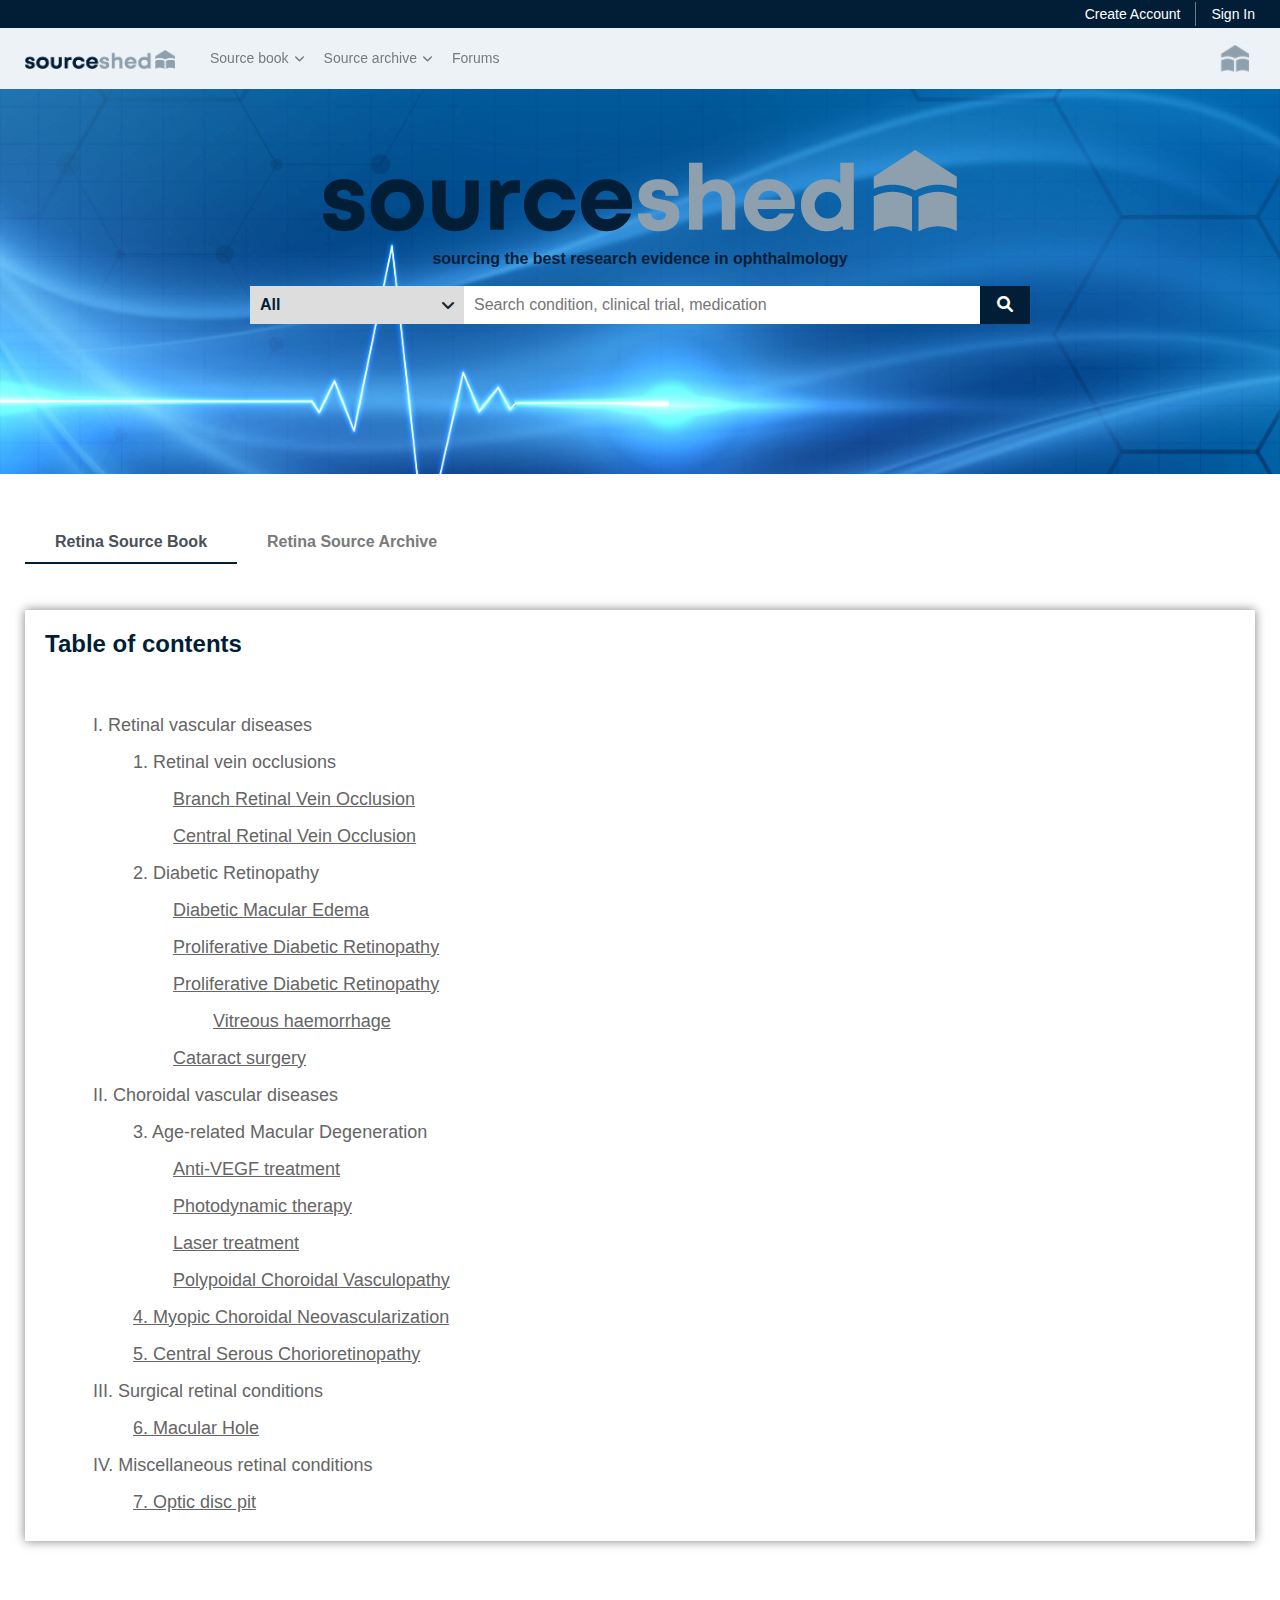
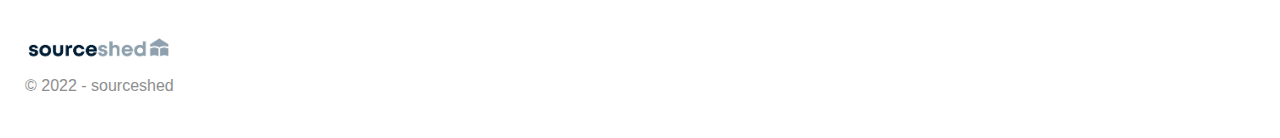
<file: retina2.html>
<!doctype html>
<html class="no-js" lang="en">

<head>
    <meta charset="utf-8">
    <meta http-equiv="x-ua-compatible" content="ie=edge">
    <title>Sourceshed</title>
    <meta name="description" content="">
    <meta name="viewport" content="width=device-width, initial-scale=1">

    <!-- Place favicon.ico in the root directory -->
    <link rel="shortcut icon" type="image/x-icon" href="assets/img/favicon.ico.png">

    <!-- CSS here -->
    <link rel="stylesheet" href="./assets/css/fontawesome-v6.min.css">
    <link rel="stylesheet" href="./assets/css/bootstrap-v5.0.2.min.css">
    <link rel="stylesheet" href="./assets/css/owl.carousel-v2.3.4.min.css">
    <link rel="stylesheet" href="./assets/css/owl.theme.default-v2.3.4.min.css">
    <link rel="stylesheet" href="./assets/css/style.css">
    <link rel="stylesheet" href="./assets/css/responsive.css">
</head>

<body>
    <!--[if lte IE 9]>
            <p class="browserupgrade">You are using an <strong>outdated</strong> browser. Please <a href="https://browsehappy.com/">upgrade your browser</a> to improve your experience and security.</p>
        <![endif]-->

    <!-- Add your site or application content here -->
    <!-- start haeder -->
    <header class="header">
        <div class="header-top dark-blue-bg">
            <div class="container">
                <div class="row">
                    <div class="col-md-12">
                        <ul class="header-auth d-flex justify-content-end">
                            <li>
                                <a href="register.html" class="account text-white">Create Account</a>
                            </li>
                            <li>
                                <a href="#" class="signin text-white">Sign In</a>
                            </li>
                        </ul>
                    </div>
                </div>
            </div>
        </div>
        <div class="header-nav light-gray-bg-4 py-md-0 py-2">
            <div class="container">
                <div class="header-nav__container d-flex flex-wrap align-items-center justify-content-between">
                    <div class="header-nav__bar d-md-none d-block">
                        <i class="fa-solid fa-bars-staggered text-light-gray"></i>
                    </div>
                    <div class="header-nav__logo">
                        <a href="#" class="d-block">
                            <img src="./assets/img/banner-logo.png" alt="Sourceshed Logo" class="img-fluid">
                        </a>
                    </div>
                    <div class="header-nav__menu d-md-block d-none">
                        <ul class="d-flex flex-wrap">
                            <li class="topmenu">
                                <a href="#">Source book</a>
                                <ul class="submenu">
                                    <li class="topsubmenu">
                                        <a href="#">Retina</a>
                                        <ul class="submenu">
                                            <li>
                                                <p>Retinal vascular diseases</p>
                                                <div class="disease">
                                                    <p>Retinal vein occlusions</p>
                                                    <a href="retina-brvo.html">Branch Retinal Vein Occlusion</a>
                                                    <a href="#">Central Retinal Vein Occlusion</a>
                                                </div>
                                                <div class="disease">
                                                    <p>Diabetic Retinopathy</p>
                                                    <a href="#">Diabetic Macular Edema</a>
                                                    <a href="#">Proliferative Diabetic Retinopathy</a>
                                                    <a href="#">Vitreous haemorrhage</a>
                                                    <a href="#">Cataract surgery</a>
                                                </div>
                                            </li>
                                            <li>
                                                <p>Choroidal vascular diseases</p>
                                                <div class="disease">
                                                    <p>Age-related Macular Degeneration</p>
                                                    <a href="#">Anti-VEGF treatment</a>
                                                    <a href="#">Photodynamic therapy </a>
                                                    <a href="#">Laser treatment </a>
                                                    <a href="#">Polypoidal Choroidal Vasculopathy</a>
                                                </div>
                                                <div class="disease">
                                                    <p><a href="#">Myopic Choroidal Neovascularization</a></p>
                                                    <p><a href="#">Central Serous Chorioretinopathy</a></p>
                                                </div>
                                            </li>
                                            <li>
                                                <p>Surgical retinal conditions</p>
                                                <div class="disease">
                                                    <p><a href="#">Macular Hole</a></p>
                                                </div>
                                            </li>
                                            <li>
                                                <p>Miscellaneous retinal conditions</p>
                                                <div class="disease">
                                                    <p><a href="#">Optic disc pit</a></p>
                                                </div>
                                            </li>
                                        </ul>
                                    </li>
                                    <li class="topsubmenu">
                                        <a href="#">Glaucoma</a>
                                        <ul class="submenu">
                                            <li>
                                                <p>Types of glaucomas</p>
                                                <div class="disease">
                                                    <p>Open Angle Glaucoma</p>
                                                    <a href="#">Primary Open Angle Glaucoma</a>
                                                    <a href="#">Ocular Hypertension</a>
                                                    <a href="#">Normal Tension Glaucoma</a>
                                                </div>
                                                <div class="disease">
                                                    <p><a href="#">Primary Angle closure and Primary Angle closure Glaucoma</a></p>
                                                </div>
                                                <div class="disease">
                                                    <p>Secondary Glaucomas</p>
                                                    <a href="#">Pseudoexfoliation Glaucoma</a>
                                                    <a href="#">Pigment dispersion syndrome and pigmentary glaucoma</a>
                                                    <a href="#">Neovascular glaucoma</a>
                                                    <a href="#">Uveitic glaucoma</a>
                                                    <div class="subdesease">
                                                        <p>Glaucoma associated with surgery</p>
                                                        <a href="#">Aqueous misdirection syndrome</a>
                                                    </div>
                                                </div>
                                            </li>
                                            <li>
                                                <p>Management of glaucoma</p>
                                                <div class="disease">
                                                    <p><a href="#">Medical treatment</a></p>
                                                    <div class="subdesease">
                                                        <a href="#">Netarsudil</a>
                                                        <a href="#">Netarsudil/latanoprost</a>
                                                        <a href="#">Latanoprost bunod</a>
                                                        <a href="#">Bimatoprost implant </a>
                                                    </div>
                                                </div>
                                                <div class="disease">
                                                    <p><a href="#">Laser treatment</a></p>
                                                    <div class="subdesease">
                                                        <a href="#">Selective laser trabeculoplasty</a>
                                                        <a href="#">Argon laser iridoplasty</a>
                                                    </div>
                                                </div>
                                                <div class="disease">
                                                    <p>Microinvasive Glaucoma Surgery</p>
                                                    <div class="subdesease">
                                                        <a href="#">iStent</a>
                                                        <a href="#">Hydrus</a>
                                                        <a href="#">XEN</a>
                                                        <a href="#">Preserflo</a>
                                                    </div>
                                                </div>
                                                <div class="disease">
                                                    <p><a href="#">Surgical treatment</a></p>
                                                    <div class="subdesease">
                                                        <p>Complications</p>
                                                        <a href="#">Bleb-associated infections</a>
                                                    </div>
                                                </div>
                                            </li>
                                        </ul>
                                    </li>
                                    <li class="topsubmenu">
                                        <a href="#">Cornea</a>
                                        <ul class="submenu">
                                            <li>
                                                <p>Corneal dystrophies and ectasia</p>
                                                <div class="disease">
                                                    <p><a href="#">Keratoconus</a></p>
                                                </div>
                                            </li>
                                            <li>
                                                <p>Corneal infections</p>
                                                <div class="disease">
                                                    <p><a href="#">Bacterial keratitis</a></p>
                                                    <p><a href="#">Fungal keratitis</a></p>
                                                    <p><a href="#">Herpes Simplex keratitis</a></p>
                                                    <p><a href="#">Herpes Zoster keratitis</a></p>
                                                </div>
                                            </li>
                                            <li>
                                                <p>Other Corneal disorders</p>
                                                <div class="disease">
                                                    <p><a href="#">Dry Eye Disease</a></p>
                                                    <p><a href="#">Neurotrophic Keratopathy</a></p>
                                                </div>
                                            </li>
                                            <li>
                                                <p>IConjunctival disorders</p>
                                                <div class="disease">
                                                    <p><a href="#">Pterygium</a></p>
                                                </div>
                                            </li>
                                        </ul>
                                    </li>
                                    <li class="topsubmenu">
                                        <a href="#">Pediatric and Strabismus</a>
                                        <ul class="submenu">
                                            <li>
                                                <div class="disease">
                                                    <p><a href="#">Amblyopia</a></p>
                                                    <p><a href="#">Congenital cataract</a></p>
                                                    <p><a href="#">Infantile Esotropia</a></p>
                                                </div>
                                            </li>
                                        </ul>
                                    </li>
                                </ul>
                            </li>
                            <li class="topmenu">
                                <a href="#">Source archive</a>
                                <ul class="submenu">
                                    <li><a href="#">Source archive central</a></li>
                                    <li><a href="#">Cataract and refractive surgery</a></li>
                                    <li><a href="#">Cornea</a></li>
                                    <li><a href="glaucoma-source-archive.html">Glaucoma</a></li>
                                    <li><a href="#">Neuro-ophthalmology</a></li>
                                    <li><a href="#">Ocular oncology</a></li>
                                    <li><a href="#">Oculoplastics</a></li>
                                    <li><a href="#">Pediatric ophthalmology and Stabismus</a></li>
                                    <li><a href="#">Retina</a></li>
                                    <li><a href="#">Uveitis</a></li>
                                </ul>
                            </li>
                            <li><a href="#">Forums</a></li>
                        </ul>
                    </div>
                    <div class="header-nav__brand-logo d-md-block d-none">
                        <img src="./assets/img/brand-logo.PNG" alt="Sourceshed Logo">
                    </div>
                </div>
            </div>
        </div>
        <!-- mobile menu -->
        <div class="drawer-nav bg-white">
            <div class="drawer-nav__logo d-flex justify-content-between">
                <a href="#" class="d-block">
                    <img src="./assets/img/drawer-meno-log.png" alt="Sourceshed" class="img-fluid">
                </a>
                <div class="menu-close">
                    <i class="fa-solid fa-xmark"></i>
                </div>
            </div>
            <div class="drawer-menu">
                <ul>
                    <li class="drawer-topmenu">
                        <a href="#">Source book</a>
                        <ul>
                            <li class="drawer-topmenu">
                                <a href="#">Retina</a>
                                <ul>
                                    <li>
                                        <p>Retinal vascular diseases</p>
                                        <div class="disease">
                                            <p>Retinal vein occlusions</p>
                                            <a href="retina-brvo.html">Branch Retinal Vein Occlusion</a>
                                            <a href="#">Central Retinal Vein Occlusion</a>
                                        </div>
                                        <div class="disease">
                                            <p>Diabetic Retinopathy</p>
                                            <a href="#">Diabetic Macular Edema</a>
                                            <a href="#">Proliferative Diabetic Retinopathy</a>
                                            <a href="#">Vitreous haemorrhage</a>
                                            <a href="#">Cataract surgery</a>
                                        </div>
                                    </li>
                                    <li>
                                        <p>Choroidal vascular diseases</p>
                                        <div class="disease">
                                            <p>Age-related Macular Degeneration</p>
                                            <a href="#">Anti-VEGF treatment</a>
                                            <a href="#">Photodynamic therapy </a>
                                            <a href="#">Laser treatment </a>
                                            <a href="#">Polypoidal Choroidal Vasculopathy</a>
                                        </div>
                                        <div class="disease">
                                            <p><a href="#">Myopic Choroidal Neovascularization</a></p>
                                            <p><a href="#">Central Serous Chorioretinopathy</a></p>
                                        </div>
                                    </li>
                                    <li>
                                        <p>Surgical retinal conditions</p>
                                        <div class="disease">
                                            <p><a href="#">Macular Hole</a></p>
                                        </div>
                                    </li>
                                    <li>
                                        <p>Miscellaneous retinal conditions</p>
                                        <div class="disease">
                                            <p><a href="#">Optic disc pit</a></p>
                                        </div>
                                    </li>
                                </ul>
                            </li>
                            <li class="drawer-topmenu">
                                <a href="#">Glucoma</a>
                                <ul>
                                    <li>
                                        <p>Types of glaucomas</p>
                                        <div class="disease">
                                            <p>Open Angle Glaucoma</p>
                                            <a href="#">Primary Open Angle Glaucoma</a>
                                            <a href="#">Ocular Hypertension</a>
                                            <a href="#">Normal Tension Glaucoma</a>
                                        </div>
                                        <div class="disease">
                                            <p><a href="#">Primary Angle closure and Primary Angle closure Glaucoma</a></p>
                                        </div>
                                        <div class="disease">
                                            <p>Secondary Glaucomas</p>
                                            <a href="#">Pseudoexfoliation Glaucoma</a>
                                            <a href="#">Pigment dispersion syndrome and pigmentary glaucoma</a>
                                            <a href="#">Neovascular glaucoma</a>
                                            <a href="#">Uveitic glaucoma</a>
                                            <div class="subdesease">
                                                <p>Glaucoma associated with surgery</p>
                                                <a href="#">Aqueous misdirection syndrome</a>
                                            </div>
                                        </div>
                                    </li>
                                    <li>
                                        <p>Management of glaucoma</p>
                                        <div class="disease">
                                            <p><a href="#">Medical treatment</a></p>
                                            <div class="subdesease">
                                                <a href="#">Netarsudil</a>
                                                <a href="#">Netarsudil/latanoprost</a>
                                                <a href="#">Latanoprost bunod</a>
                                                <a href="#">Bimatoprost implant </a>
                                            </div>
                                        </div>
                                        <div class="disease">
                                            <p><a href="#">Laser treatment</a></p>
                                            <div class="subdesease">
                                                <a href="#">Selective laser trabeculoplasty</a>
                                                <a href="#">Argon laser iridoplasty</a>
                                            </div>
                                        </div>
                                        <div class="disease">
                                            <p>Microinvasive Glaucoma Surgery</p>
                                            <div class="subdesease">
                                                <a href="#">iStent</a>
                                                <a href="#">Hydrus</a>
                                                <a href="#">XEN</a>
                                                <a href="#">Preserflo</a>
                                            </div>
                                        </div>
                                        <div class="disease">
                                            <p><a href="#">Surgical treatment</a></p>
                                            <div class="subdesease">
                                                <p>Complications</p>
                                                <a href="#">Bleb-associated infections</a>
                                            </div>
                                        </div>
                                    </li>
                                </ul>
                            </li>
                            <li class="drawer-topmenu">
                                <a href="#">Cornea</a>
                                <ul>
                                    <li>
                                        <p>Corneal dystrophies and ectasia</p>
                                        <div class="disease">
                                            <p><a href="#">Keratoconus</a></p>
                                        </div>
                                    </li>
                                    <li>
                                        <p>Corneal infections</p>
                                        <div class="disease">
                                            <p><a href="#">Bacterial keratitis</a></p>
                                            <p><a href="#">Fungal keratitis</a></p>
                                            <p><a href="#">Herpes Simplex keratitis</a></p>
                                            <p><a href="#">Herpes Zoster keratitis</a></p>
                                        </div>
                                    </li>
                                    <li>
                                        <p>Other Corneal disorders</p>
                                        <div class="disease">
                                            <p><a href="#">Dry Eye Disease</a></p>
                                            <p><a href="#">Neurotrophic Keratopathy</a></p>
                                        </div>
                                    </li>
                                    <li>
                                        <p>Conjunctival disorders</p>
                                        <div class="disease">
                                            <p><a href="#">Pterygium</a></p>
                                        </div>
                                    </li>
                                </ul>
                            </li>
                            <li class="drawer-topmenu">
                                <a href="#">Pediatric and Strabismus</a>
                                <ul>
                                    <li>
                                        <div class="disease">
                                            <p><a href="#">Amblyopia</a></p>
                                            <p><a href="#">Congenital cataract</a></p>
                                            <p><a href="#">Infantile Esotropia</a></p>
                                        </div>
                                    </li>
                                </ul>
                            </li>
                        </ul>
                    </li>
                    <li class="drawer-topmenu">
                        <a href="#">Source archive</a>
                        <ul>
                            <li><a href="#">Source archive central</a></li>
                            <li><a href="#">Cataract and refractive surgery</a></li>
                            <li><a href="#">Cornea</a></li>
                            <li><a href="#">Glaucoma</a></li>
                            <li><a href="#">Neuro-ophthalmology</a></li>
                            <li><a href="#">Ocular oncology</a></li>
                            <li><a href="#">Oculoplastics</a></li>
                            <li><a href="#">Pediatric ophthalmology and Stabismus</a></li>
                            <li><a href="#">Retina</a></li>
                            <li><a href="#">Uveitis</a></li>
                        </ul>
                    </li>
                    <li><a href="#">Forums</a></li>
                </ul>
            </div>
        </div>
    </header> <!-- end haeder -->
    <!-- start banner -->
    <section class="banner bg banner-bg">
        <div class="container">
            <div class="row">
                <div class="banner-box col-sm-12 text-center">
                    <div class="banner__logo">
                        <img src="./assets/img/banner-logo.png" alt="Sourceshed" class="img-fluid">
                        <p class="banner__tag text-dark-blue font-semi-bold">sourcing the best research evidence in ophthalmology</p>
                    </div>
                    <div class="banner__search">
                        <form action="" class="search-from d-flex justify-content-center">
                            <div class="select-arrow">
                                <select class="search-select">
                                    <option selected>All</option>
                                    <option value="Conditions (source book)">Conditions (source book)</option>
                                    <option value="Studies (source archive)">Studies (source archive)</option>
                                    <option value="Forum">Forum</option>
                                </select>
                            </div>
                            <input type="text" class="search-input" autocomplete="off" placeholder="Search condition, clinical trial, medication">
                            <button type="submit" class="search-submit dark-blue-bg text-white"><i class="fas fa-search"></i></button>
                        </form>
                    </div>
                </div>
            </div>
        </div>
    </section><!-- end banner -->
    <section class="lp-content lp-style-two py-5">
        <div class="container">
            <div class="row">
                <div class="lp-tab">
                    <nav>
                        <div class="nav nav-tabs border-0" id="nav-tab" role="tablist">
                          <button class="nav-link active text-dark-gray font-bold" id="sbi-tab" data-bs-toggle="tab" data-bs-target="#sbi" type="button" role="tab" aria-controls="sbi" aria-selected="true">Retina Source Book</button>
                          <button class="nav-link text-dark-gray font-bold" id="sai-tab" data-bs-toggle="tab" data-bs-target="#sai" type="button" role="tab" aria-controls="sai" aria-selected="false">Retina Source Archive</button>
                        </div>
                    </nav>
                    <div class="tab-content mt-5" id="nav-tabContent">
                        <div class="tab-pane fade show active" id="sbi" role="tabpanel" aria-labelledby="sbi-tab">
                            <div class="lp-index">
                                <h2 class="text-xll text-dark-blue font-semi-bold mb-5">Table of contents</h2>
                                <div class="ip-indexing-area ps-5">
                                    <ul class="lpi-level-1">
                                        <li>
                                            <span>I. Retinal vascular diseases</span>
                                            <ul class="lpi-level-2">
                                                <li>
                                                    <span>1. Retinal vein occlusions</span>
                                                    <ul class="lpi-level-3">
                                                        <li><a href="#">Branch Retinal Vein Occlusion</a></li>
                                                        <li><a href="#">Central Retinal Vein Occlusion</a></li>
                                                    </ul>
                                                </li>
                                                <li>
                                                    <span>2. Diabetic Retinopathy</span>
                                                    <ul class="lpi-level-3">
                                                        <li><a href="#">Diabetic Macular Edema</a></li>
                                                        <li><a href="#">Proliferative Diabetic Retinopathy</a></li>
                                                        <li>
                                                            <a href="#">Proliferative Diabetic Retinopathy</a>
                                                            <ul class="lpi-level-4">
                                                                <li><a href="#">Vitreous haemorrhage </a></li>
                                                            </ul>
                                                        </li>
                                                        <li>
                                                            <a href="#">Cataract surgery</a>
                                                        </li>
                                                    </ul>
                                                </li>
                                            </ul>
                                        </li>
                                        <li>
                                            <span>II. Choroidal vascular diseases</span>
                                            <ul class="lpi-level-2">
                                                <li>
                                                    <span>3. Age-related Macular Degeneration</span>
                                                    <ul class="lpi-level-3">
                                                        <li><a href="#">Anti-VEGF treatment</a></li>
                                                        <li><a href="#">Photodynamic therapy </a></li>
                                                        <li><a href="#">Laser treatment</a></li>
                                                        <li><a href="#">Polypoidal Choroidal Vasculopathy</a></li>
                                                    </ul>
                                                </li>
                                                <li>
                                                    <a href="#">4. Myopic Choroidal Neovascularization</a>
                                                </li>
                                                <li>
                                                    <a href="#">5. Central Serous Chorioretinopathy</a>
                                                </li>
                                            </ul>
                                        </li>
                                        <li>
                                            <span>III. Surgical retinal conditions</span>
                                            <ul class="lpi-level-2">
                                                <li><a href="#">6. Macular Hole</a></li>
                                            </ul>
                                        </li>
                                        <li>
                                            <span>IV. Miscellaneous retinal conditions</span>
                                            <ul class="lpi-level-2">
                                                <li><a href="#">7. Optic disc pit </a></li>
                                            </ul>
                                        </li>
                                    </ul>
                                </div>
                            </div>
                        </div>
                        <div class="tab-pane fade" id="sai" role="tabpanel" aria-labelledby="sai-tab">
                            <div class="lp-index">
                                <h2 class="text-xll text-dark-blue font-semi-bold mb-5">Table of contents</h2>
                                <div class="ip-indexing-area ps-5">
                                    <ul class="lpi-level-1">
                                        <li>
                                            <span>Age-related macular degeneration</span>
                                            <ul class="lpi-level-2">
                                                <li><a href="#">Evidence ladder – Neovascular AMD</a></li>
                                                <li>
                                                    <span>AREDS</span>
                                                    <ul class="lpi-level-3">
                                                        <li><a href="#">AREDS I</a></li>
                                                        <li><a href="#">AREDS II</a></li>
                                                    </ul>
                                                </li>
                                                <li>
                                                    <span>Neovascular AMD</span>
                                                    <ul class="lpi-level-3">
                                                        <li>
                                                            <span>Anti-VEGF trials (AMD)</span>
                                                            <ul class="lpi-level-4">
                                                                <li>
                                                                    <span>Aflibercept (nAMD)</span>
                                                                    <ul class="lpi-level-5">
                                                                        <li><a href="#">VIEW</a></li>
                                                                        <li><a href="#">ALTAIR</a></li>
                                                                    </ul>
                                                                </li>
                                                                <li>
                                                                    <span>Bevacizumab (nAMD)</span>
                                                                    <ul class="lpi-level-5">
                                                                        <li><a href="#">CATT</a></li>
                                                                    </ul>
                                                                </li>
                                                                <li>
                                                                    <span>Brolucizumab (nAMD)</span>
                                                                    <ul class="lpi-level-5">
                                                                        <li><a href="#">HAWK and HARRIER</a></li>
                                                                    </ul>
                                                                </li>
                                                                <li>
                                                                    <span>Ranibizumab (nAMD)</span>
                                                                    <ul class="lpi-level-5">
                                                                        <li><a href="#">TREND</a></li>
                                                                        <li><a href="#">FLUID</a></li>
                                                                        <li><a href="#">MARINA</a></li>
                                                                        <li><a href="#">ANCHOR</a></li>
                                                                        <li><a href="#">PIER</a></li>
                                                                        <li><a href="#">CATT</a></li>
                                                                    </ul>
                                                                </li>
                                                            </ul>
                                                        </li>
                                                        <li>
                                                            <span>Laser Trials (AMD)</span>
                                                            <ul class="lpi-level-4">
                                                                <li><a href="#">MPS</a></li>
                                                                <li><a href="#">LEAD</a></li>
                                                            </ul>
                                                        </li>
                                                        <li>
                                                            <span>PDT trials (AMD)</span>
                                                            <ul class="lpi-level-4">
                                                                <li><a href="#">VIP</a></li>
                                                                <li><a href="#">TAP</a></li>
                                                            </ul>
                                                        </li>
                                                    </ul>
                                                </li>
                                                <li>
                                                    <span>Polypoidal Choroidal Vasculopathy</span>
                                                    <ul class="lpi-level-3">
                                                        <li><a href="#">PLANET</a></li>
                                                        <li><a href="#">EVEREST</a></li>
                                                        <li><a href="#">LAPTOP</a></li>
                                                        <li><a href="#">DRAGON</a></li>
                                                    </ul>
                                                </li>
                                            </ul>
                                        </li>
                                        <li>
                                            <span>Branch retinal vein occlusion</span>
                                            <ul class="lpi-level-2">
                                                <li><a href="#">BVOS</a></li>
                                                <li><a href="#">SCORE (BRVO)</a></li>
                                                <li>
                                                    <span>Anti-VEGF trials (BRVO)</span>
                                                    <ul class="lpi-level-3">
                                                        <li><a href="#">BRAVO</a></li>
                                                    </ul>
                                                </li>
                                            </ul>
                                        </li>
                                        <li>
                                            <span>Central retinal vein occlusion</span>
                                            <ul class="lpi-level-2">
                                                <li><a href="#">CVOS</a></li>
                                                <li><a href="#">SCORE (CRVO)</a></li>
                                                <li>
                                                    <span>Anti-VEGF trials (CRVO)</span>
                                                    <ul class="lpi-level-3">
                                                        <li>
                                                            <span>Aflibercept (CRVO)</span>
                                                            <ul class="lpi-level-4">
                                                                <li><a href="#">SCORE2</a></li>
                                                                <li><a href="#">LEAVO</a></li>
                                                                <li><a href="#">GALILEO</a></li>
                                                                <li><a href="#">COPERNICUS</a></li>
                                                            </ul>
                                                        </li>
                                                        <li>
                                                            <span>Bevacizumab (CRVO)</span>
                                                            <ul class="lpi-level-4">
                                                                <li><a href="#">SCORE2</a></li>
                                                                <li><a href="#">LEAVO</a></li>
                                                            </ul>
                                                        </li>
                                                        <li>
                                                            <span>Ranibizumab (CRVO)</span>
                                                            <ul class="lpi-level-4">
                                                                <li><a href="#">CRUISE</a></li>
                                                                <li><a href="#">HORIZON</a></li>
                                                                <li><a href="#">LEAVO</a></li>
                                                            </ul>
                                                        </li>
                                                    </ul>
                                                </li>
                                            </ul>
                                        </li>
                                        <li>
                                            <span>Central Serous Chorioretinopathy</span>
                                            <ul class="lpi-level-2">
                                                <li><a href="#">VICI</a></li>
                                                <li><a href="#">PLACE and REPLACE</a></li>
                                            </ul>
                                        </li>
                                        <li>
                                            <span>Diabetic retinopathy</span>
                                            <ul class="lpi-level-2">
                                                <li><a href="#">DCCT</a></li>
                                                <li><a href="#">UKPDS</a></li>
                                                <li><a href="#">Protocol W</a></li>
                                                <li>
                                                    <span>Cataract surgery (Diabetic retinopathy)</span>
                                                    <ul class="lpi-level-3">
                                                        <li><a href="#">PREMED report no.2</a></li>
                                                        <li><a href="#">DiMECat</a></li>
                                                    </ul>
                                                </li>
                                                <li>
                                                    <span>Diabetic Macular Oedema</span>
                                                    <ul class="lpi-level-3">
                                                        <li><a href="#">Evidence ladder: diabetic macular oedema</a></li>
                                                        <li>
                                                            <span>Anti-VEGF trials (Diabetic Macular Edema)</span>
                                                            <ul class="lpi-level-4">
                                                                <li>
                                                                    <span>Aflibercept (DME)</span>
                                                                    <ul class="lpi-level-5">
                                                                        <li><a href="#">Protocol T</a></li>
                                                                        <li><a href="#">VISTA and VIVID</a></li>
                                                                        <li><a href="#">VISTA and VIVID</a></li>
                                                                        <li><a href="#">DA VINCI</a></li>
                                                                        <li><a href="#">Protocol V</a></li>
                                                                    </ul>
                                                                </li>
                                                                <li>
                                                                    <span>Bevacizumab (DME)</span>
                                                                    <ul class="lpi-level-5">
                                                                        <li><a href="#">Protocol T</a></li>
                                                                    </ul>
                                                                </li>
                                                                <li>
                                                                    <span>Ranibizumab (DME)</span>
                                                                    <ul class="lpi-level-5">
                                                                        <li><a href="#">RISE and RIDE</a></li>
                                                                        <li><a href="#">RESTORE</a></li>
                                                                        <li><a href="#">Protocol I</a></li>
                                                                        <li><a href="#">Protocol T</a></li>
                                                                    </ul>
                                                                </li>
                                                            </ul>
                                                        </li>
                                                        <li>
                                                            <span>Steroid trials (Diabetic Macular Edema)</span>
                                                            <ul class="lpi-level-4">
                                                                <li><a href="#">Protocol B</a></li>
                                                                <li><a href="#">MEAD</a></li>
                                                            </ul>
                                                        </li>
                                                    </ul>
                                                </li>
                                                <li>
                                                    <span>Nonproliferative Diabetic Retinopathy</span>
                                                    <ul class="lpi-level-3">
                                                        <li><a href="#">PANORAMA</a></li>
                                                    </ul>
                                                </li>
                                                <li>
                                                    <span>Proliferative diabetic retinopathy</span>
                                                    <ul class="lpi-level-3">
                                                        <li><a href="#">DRVS</a></li>
                                                        <li><a href="#">Protocol S</a></li>
                                                        <li><a href="#">Protocol AB</a></li>
                                                        <li><a href="#">CLARITY</a></li>
                                                    </ul>
                                                </li>
                                            </ul>
                                        </li>
                                        <li>
                                            <span>Macular Hole</span>
                                            <ul class="lpi-level-2">
                                                <li><a href="#">PIMS study</a></li>
                                            </ul>
                                        </li>
                                        <li>
                                            <span>Myopic Choroidal Neovascularisation</span>
                                            <ul class="lpi-level-2">
                                                <li><a href="#">MYRROR</a></li>
                                                <li><a href="#">RADIANCE</a></li>
                                                <li><a href="#">REPAIR</a></li>
                                            </ul>
                                        </li>
                                        <li>
                                            <span>Retinal detachment</span>
                                            <ul class="lpi-level-2">
                                                <li><a href="#">PIVOT</a></li>
                                                <li><a href="#">SPR study</a></li>
                                            </ul>
                                        </li>
                                        <li>
                                            <span>Retinitis Pigmentosa</span>
                                            <ul class="lpi-level-2">
                                                <li><a href="#">“Efficacy and safety of voretigene neparvovec (AAV2-hRPE65v2) in patients with RPE65-mediated inherited retinal dystrophy: a randomised, controlled, open-label, phase 3 trial”</a></li>
                                                <li><a href="#">“A randomized trial of vitamin A and vitamin E supplementation for retinitis pigmentosa”</a></li>
                                            </ul>
                                        </li>
                                    </ul>
                                </div>
                            </div>
                        </div>
                    </div>
                    </div>
                </div>
            </div>
        </div>
    </section>
    <!-- start footer -->
    <section class="footer">
        <div class="container">
            <div class="row">
                <div class="col-md-12">
                    <div class="footer-inner d-flex flex-column justify-content-sm-start justify-content-center align-items-center align-items-sm-start">
                        <div class="footer-logo">
                            <a href="#">
                                <img src="./assets/img/logo.png" alt="Sourceshed" class="img-fluid">
                            </a>
                        </div>
                        <p class="copyright text-light-gray">&copy; 2022 - sourceshed</p>
                    </div>
                </div>
            </div>
        </div>
    </section><!-- end footer -->

    <!-- JS here -->
    <script src="./assets/js/jquery-v3.6.0.min.js"></script>
    <script src="./assets//js/popper-v2.9.2.min.js"></script>
    <script src="./assets//js/bootstrap-v5.0.2.min.js"></script>
    <script src="./assets/js/owl.carousel-v2.3.4.min.js"></script>
    <script src="./assets/js/main.js"></script>
</body>

</html>
</file>
<file: assets/css/responsive.css>
@media (max-width: 1024px) {
    .main-wrapper-row {
        flex-direction: column;
    }
    .doc-main {
        width: 100%;
    }
    .doc-body > div {
        max-width: 100%;
    }
}

@media (max-width: 768px) {
    .main-wrapper-row,
    .doc-widget {
        flex-direction: column;
    }
    .doc-main {
        width: 100%;
    }
    .doc-header-link,
    .doc-header-link-right ul {
        flex-direction: column !important;
        justify-content: start !important;
        align-items: start !important;
    }
    .doc-header-link-right ul li {
        padding-left: 0;
        margin-bottom: 10px;
    }
    .doc-index-menubtn {
        display: block;
    }
    .doc-main-left {
        /* display: none; */
        position: fixed;
        top: 85px;
        background: #fff;
        height: 100vh;
        z-index: 999;
        width: 100%;
        left: 0;
        transform: translateX(-100%);
        overflow-y: scroll;
        transition: all 0.35s ease;
    }
    .doc-main-left.active {
        transform: translateX(0);
    }
    .doc-main-tab {
        position: initial;
    }
    .doc-main-content {
        flex: 1;
        max-width: 100%;
    }
    .doc-widget > div {
        max-width: 100%;
    }
    .doc-widget-col-2 {
        border-top: 2px solid var(--ss-light-gray-3);
    }
    .doc-widget-col-3 {
        border-left: 2px solid var(--ss-light-gray-3);
    }
}
@media (min-width: 769px) {
    .doc-index-close {
        display: none;
    }
}
@media (max-width: 768px) {
    .lp-content-left {
        display: none;
    }
    .lp-tab-content-list {
        padding-bottom: 20px;
    }
    .lp-tab-content-box ul {
        padding-top: 8px;
    }
    .lp-tab .nav-link {
        flex-basis: 100%;
    }
    .lp-style-two .lp-tab .nav-link {
        flex-basis: 0;
        white-space: nowrap;
    }
}

@media (max-width: 600px) {
    .subtitle-wrapper h2 {
        font-size: 18px;
    }
    .tab-viewall {
        font-size: 14px;
        width: 90px;
    }
    .sourcebook-active, 
    .studies-active {
        padding: 35px 0 0;
    }
    .sourcecard-wrapper {
        max-width: 100%;
    }
    .studies-active .card-img-box {
        height: inherit;
    }
    .sourcebook-active .card-body,
    .studies-active .card-body {
        min-height: auto;
    }
    .sourcebook-active .card-title {
        max-height: auto;
    }
    .sourcebook-active .card-text {
        min-height: auto;
    }

    .sourcebook-active .owl-nav .owl-prev, 
    .studies-active .owl-nav .owl-prev {
        position: initial;
    }

    .sourcebook-active .owl-nav button, 
    .studies-active .owl-nav button {
        background: none !important;
        border: none !important;
        width: initial;
        height: 20px;
        border-radius: 0px;
        box-shadow: none;
    }

    .sourcebook-active .owl-nav, 
    .studies-active .owl-nav {
        width: initial;
        top: 15px !important;
        transform: none;
    }
    .doc-widget-col-2 {
        margin-bottom: 20px;
    }
    .mobile-review-box p {
        order: -1;
    }
    p.mobile-show {
        position: relative;
        margin: 10px 0;
    }
    
    p.mobile-show:after {
        content: attr(showDetails);
        background: #f1f1f1;
        border: 1px solid #f1f1f1;
        color: #323a45;
        padding: 2px;
        position: absolute;
        top: 0;
        left: 0;
        width: 100%;
        text-align: center;
        cursor: pointer;
    }
    .mobile-show.show-details:after {
        display: none;
    }
    
    .mobile-show.show-details {
        margin-top: 0;
    }
    .doc-widget-col.doc-widget-col-1 {
        padding-left: 0px;
        padding-right: 0px;
    }
    .doc-sidebar{
        max-width: 100%;
    }
    aside.archive-sidebar {
        display: none;
    }
    .sa-doc-info {
        flex: 1;
        text-align: center;
        margin: 10px 0;
    }
    .sa-doc-tab .nav-link {
        flex-wrap: nowrap;
        width: 100%;
    }
    .sa-feedback {
        flex-direction: column;
        justify-content: start !important;
        align-items: start !important;
    }
    .sa-comment-form-email {
        width: 100%;
        margin: 15px 0;
        padding-right: 0;
    }
    .sa-comment-form-btn,.sa-comment-form-btn input {
        width: 100%;
    }
    .sa-comment-form-email,
    .sa-comment-form-option {
        padding-right: 0;
    }
    /* =============== retina landing page =================== */
    .ip-indexing-area {
        padding-left: 0 !important;
    }
    ul.lpi-level-2 {
        padding-left: 15px;
    }
    ul.lpi-level-3 {
        padding-left: 18px;
    }
    ul.lpi-level-4,
    ul.lpi-level-5 {
        padding-left: 15px;
    }
    .lp-tab .nav-link {
        white-space: normal;
        padding: 8px 20px;
        font-size: 15px;
    }
    .ip-indexing-area ul li span, 
    .ip-indexing-area ul li a {
        font-size: 16px;
    }
}
@media (max-width: 425px) {
    .lp-style-two .lp-tab .nav-link {
        flex-basis: 100%;
    }
}
</file>
<file: assets/css/style.css>
/* reset css */
* {
  margin: 0;
  padding: 0;
  box-sizing: border-box; 
}

.container {
    max-width: 1440px;
    padding-left: 25px;
    padding-right: 25px;
}
a{
    text-decoration: none;
    transition: 0.3s ease;
}

p {
    margin: 0;
}

ul{
    margin: 0;
    padding: 0;
    list-style-type: none;
}

input:focus, 
select:focus, 
button:focus, 
textarea:focus {
    outline: none !important;
    box-shadow: none !important;
    border-color: gainsboro !important;
}
select {
    cursor: pointer;
}

/* google fonts */
@import url('https://fonts.googleapis.com/css2?family=Merriweather+Sans:ital,wght@0,300;0,400;0,500;0,700;1,400&display=swap');

/* Root variable */
:root {
	/* --ss-font-family: -apple-system, BlinkMacSystemFont, 'Segoe UI', 'Merriweather Sans', 'Helvetica Neue', Arial, 'Noto Sans', sans-serif, 'Apple Color Emoji', 'Segoe UI Emoji', 'Segoe UI Symbol', 'Noto Color Emoji'; */
    --ss-font-primary: 'Merriweather Sans', sans-serif;

    --ss-dark: #000000;
    --ss-dark-1: #333333;
    --ss-dark-2: #555555;
    --ss-white: #ffffff;
    --ss-light-gray: #8e8e8e;
    --ss-light-gray-2: #c5c9ce;
    --ss-light-gray-3: #ddd;
    --ss-light-gray-4: #EDF2F7;
    --ss-light-gray-5: #cccccc;
    --ss-dark-gray: #7a7a7a;
    --ss-dark-gray-2: #4d4d4d;
    --ss-dark-gray-3:#666666;
    --ss-dark-gray-4: #777777;
    --ss-dark-gray-5: #656565;
    --ss-light-ash: #8EA0AD;
    --ss-light-ash-1: #CAD1DA;
    --ss-light-ash-2: #D1DBE9;

    --ss-dark-blue: #011E36;
    --ss-dark-blue-1: #3272bf;
    --ss-dark-blue-2: #007CFF;
    --ss-light-blue: #3366ff;
    --ss-light-blue-2: #66ADCC;
    --ss-light-blue-3: #d9edf7;
    
    --ss-blue: #050056;

    --ss-green: #339966;
    --ss-dark-green: #159527;
    --ss-light-brown: #e2dbbe;

    --ss-text-xss: 12px;
    --ss-text-xs: 14px;
    --ss-text-s: 16px;
    --ss-text-m: 18px;
    --ss-text-xl: 20px;
    --ss-text-xll: 24px;
    --ss-text-xlll: 34px

}

html, body{
    scroll-behavior: smooth !important;
    -webkit-font-smoothing: antialiased;
}

/*================ common-css =================*/
.section-title {
    margin-bottom: 20px;
}
.bg {
    background-size: cover;
    background-position: center;
    background-repeat: no-repeat;
}
/* -------- bg color -------- */
.dark-bg{
    background-color: var(--ss-dark);
}
.light-gray-bg{
    background-color: var(--ss-light-gray);
}
.light-gray-bg-4 {
    background-color: var(--ss-light-gray-4);
}
.dark-gray-bg{
    background-color: var(--ss-dark-gray);
}
.blue-bg {
    background-color: var(--ss-blue);
}
.dark-blue-bg {
    background-color: var(--ss-dark-blue);
}
.light-blue-bg {
    background-color: var(--ss-light-blue);
}
.light-blue-bg-3 {
    background-color: var(--ss-light-blue-3);
}
.light-ash-bg{
    background-color: var(--ss-light-ash)
}
.light-ash-bg-1{
    background-color: var(--ss-light-ash-1)
}
.light-ash-bg-2{
    background-color: var(--ss-light-ash-2)
}
.green-bg {
    background-color: var(--ss-green);
}
.dark-green-bg {
    background-color: var(--ss-dark-green);
}
/* -------- text color -------- */
.text-white{
    color: var(--ss-white);
}
.text-dark-1 {
    color: var(--ss-dark-1);
}
.text-dark-gray {
    color: var(--ss-dark-gray);
}
.text-dark-gray-2 {
    color: var(--ss-dark-gray-2);
}
.text-dark-gray-3 {
    color: var(--ss-dark-gray-3);
}
.text-dark-gray-5 {
    color: var(--ss-dark-gray-5);
}
.text-light-gray {
    color: var(--ss-light-gray);
}
.text-light-blue {
    color: var(--ss-light-blue);
}
.text-dark-blue {
    color: var(--ss-dark-blue);
}
.text-dark-blue-1 {
    color: var(--ss-dark-blue-1);
}
.text-green {
    color: var(--ss-green);
}
.text-brown {
    color: var(--ss-brown);
}
/* ----------- text underline---- */
.text-underline {
    text-decoration: underline;
}
/* opacity */
.opacity-100{
    opacity: 0.1;
}
.opacity-200{
    opacity: 0.2;
}
.opacity-300{
    opacity: 0.3;
}
.opacity-400{
    opacity: 0.4;
}
.opacity-500{
    opacity: 0.5;
}
.opacity-600{
    opacity: 0.6;
}
.opacity-700{
    opacity: 0.7;
}
.opacity-800{
    opacity: 0.8;
}
.opacity-900{
    opacity: 0.9;
}
/* -------- font size */
.text-s {
    font-size: var(--ss-text-s);
}
.text-xs {
    font-size: var(--ss-text-xs);
}
.text-xss {
    font-size: var(--ss-text-xss);
}
.text-m {
    font-size: var(--ss-text-m);
}
.text-xl {
    font-size: var(--ss-text-xl);
}
.text-xll {
    font-size: var(--ss-text-xll);
}
.text-xlll {
    font-size: var(--ss-text-xlll);
}
/* .text-xl{
    font-size: var(--l-text-xl);
    line-height: 110%;
}
.text-s{
    font-size: var(--l-text-s);
    line-height: 24px;
}
.text-xs{
    font-size: var(--l-text-xs);
    line-height: 18px;
}
.text-xss{
    font-size: var(--l-text-xss);
    line-height: var(--l-text-s);
} */
/* --------- font weight */
.font-light{
    font-weight: 300;
}
.font-normal{
    font-weight: 400;
}
.font-medium{
    font-weight: 500;
}
.font-semi-bold{
    font-weight: 600;
}
.font-bold{
    font-weight: 700;
}
.font-extra-bold{
    font-weight: 900;
}
/* ----------- text indent */
.text-left {
    text-align: left;
}
.text-right {
    text-align: right;
}
/* -------- border -------- */
/* .border-dark-1{
    border: 1px solid var(--l-dark-5);
}
.border-dark-b1{
    border-bottom: 1px solid var(--l-dark-5);
}
.border-danger-1{
    border: 1px solid var(--l-danger-1);
} */
/* ---------- btn ---------- */
.btn-primary{
    background-color: var(--ss-dark-blue-2);
    padding: 8px 10px;
    opacity: .6;
}
.btn-custom{
    border-radius: 100px;
    font-weight: 500;
    font-size: var(--ss-text-xs);
    line-height: 20px;
    color: #FFFFFF;
    padding: 10px 16px;
}
.btn-custom__red{
    background-color: var(--l-color-red);
}
.box-shadow-none {
    box-shadow: none !important;
}

body{
    font-family: var(--ss-font-primary);
    background-color: var(--ss-white);
    font-size: var(--ss-text-s);
    -webkit-font-smoothing: antialiased;
}

.inherit-hover:hover{
    color: inherit;
}
.light-hover:hover{
    color: #fff;
}
.no-transition{
    transition: unset;
}

/* ============ header css  =================================== */
/* sticky header */
.header {
    position: fixed;
    width: 100%;
    z-index: 999;
}
/* header top */
.header-top {
    padding: 2px 0;
}
.header-auth li {
    border-right: 1px solid var(--ss-dark-gray);
}
.header-auth li:last-child {
    border-right: none;
}
.header-auth li a {
    display: inline-block;
    font-size: var(--ss-text-xs);
}
.account {
    padding-right: 15px;
}
.signin {
    padding-left: 15px;
}

/* header nav */
.header-nav {
    /* padding: 10px 0; */
    box-shadow: 0 1px 0 0 rgb(139 141 157 / 5%), 0 0 1px 0 rgb(65 71 108 / 15%);
}
.header-nav__logo img {
    max-width: 150px;
}
.header-nav__menu{
    padding-left: 35px;
    flex: 1;
}
.header-nav__menu>ul>li {
    padding-right: 35px;
}
.header-nav__menu>ul>li>a {
    padding: 20px 0;
}
.header-nav__menu>ul>li:hover {
    cursor: pointer;
}
ul.submenu li:hover {
    cursor: auto;
}
.header-nav__menu>ul>li:hover > a {
    color: var(--ss-dark-blue);
}
.header-nav__menu li {
    position: relative;
}
.header-nav__menu ul li a {
    font-size: var(--ss-text-xs);
    font-weight: 400;
    color: var(--ss-dark-gray);
    display: block;
}
.header-nav__menu ul li a:hover{
    color: var(--ss-dark-blue);
}
/* dropdown menu*/
/* angledown icon */
.topmenu a,
.topsubmenu > a,
.drawer-topmenu{
    position: relative;
}
.topmenu > a:after,
.topsubmenu > a:after,
.drawer-topmenu:after{
    font-family: 'Font Awesome 6 Free';
    font-weight: 900;
    font-size: 12px;
    position: absolute;
    top: 50%;
    transform: translateY(-50%);
}
.topmenu > a:after {
    content: '\f107';
    right: -15px;
}

.drawer-topmenu:after {
    content: '\f105';
    color: var(--ss-light-gray);
    right: 0;
    top: 0;
    transform: inherit;
    transition: all 0.35s ease;
}
.drawer-topmenu.active:after {
    right: 0;
    top: 0;
    transform: rotate(90deg);
}
.topsubmenu > a:after {
    content: '\f105';
    right: 15px;
}
.topmenu ul {
    /* display: none; */
    visibility: hidden;
    opacity: 0;
    padding: 5px 0;
    position: absolute;
    min-width: 200px;
    /* border-radius: 5px; */
    background-color: var(--ss-white);
    /* box-shadow: 0px 0px 5px -1px var(--ss-light-gray); */
    z-index: 999;
    transition: all 0.35s ease;
}
.header-nav__menu .topmenu ul li a{
    display: block;
    padding: 5px 15px;
}
.header-nav__menu .topmenu ul li a:hover {
    background: #eee;
}
.header-nav__menu li>a:hover>{
    color: var(--ss-dark-blue);
}
.header-nav__menu li:hover > ul {
    /* display: block; */
    visibility: visible;
    opacity: 1;
}
.header-nav__menu ul.submenu {
    top: 100%;
    left: 0;
}
.header-nav__menu ul.submenu .submenu {
    top: 0;
    left: 100%;
    overflow-y: scroll;
    height: 300px;
    padding: 10px 15px;
}
/* Scrollbar css */
.submenu ::-webkit-scrollbar {
    width: 5px;
}
.submenu ::-webkit-scrollbar-track {
    background-color: transparent;
    -webkit-border-radius: 5px;
    border-radius: 5px;
}
.submenu ::-webkit-scrollbar-thumb {
    -webkit-border-radius: 5px;
    border-radius: 5px;
    background: var(--ss-light-gray-2); 
}
.submenu li > p {
    font-weight: 600;
}
.topsubmenu > ul.submenu {
    min-width: 278px;
}
.header-nav__menu p {
    margin: 0;
    font-size: var(--ss-text-xs);
    color: var(--ss-light-gray);
}
.header-nav__menu .disease,
.header-nav__menu .subdesease {
    padding-left: 20px;
}
.header-nav__menu .disease p a {
    /* padding: 0 !important; */
    margin-left: -15px;
}
.header-nav__menu .disease a {
    padding-left: 20px;
    /* color: var(--ss-light-blue);
    text-decoration: underline; */
}
.header-nav__menu .disease a:hover{
    /* color: var(--ss-light-blue); */
}
.header-nav__menu .disease > a {
    font-size: 13px !important;
}
.header-nav__brand-logo {
    flex: 0 0 auto;
}
/* mobile menu */
.header-nav__bar {
    cursor: pointer;
    font-size: 20px;
}
.drawer-nav {
    padding: 20px;
    height: 100vh;
    overflow-y: scroll;
    width: 270px;
    position: fixed;
    top: 0;
    transform: translateX(-270px);
    transition: all 0.35s ease;
}
.drawer-nav.active {
    transform: translateX(0px);
}
.drawer-nav__logo {
    padding-bottom: 15px;
    border-bottom: 1px solid #ddd;
    margin-bottom: 15px;
}
.drawer-nav__logo a {
    width: 176px;
}
.drawer-menu ul li a{
    font-size: var(--ss-text-xs);
    font-weight: 400;
    color: var(--ss-dark-gray);
    padding: 3px 0;
    display: block;
}
.drawer-menu ul li > a:hover {
    color: var(--ss-dark-blue);
}
.drawer-topmenu {
    position: relative;
}
.mobile-angle-down {
    position: absolute;
    right: 0;
    top: 0;
    font-size: 12px;
    color: var(--ss-light-gray);
    transition: all 0.35s ease;
}
.mobile-angle.active {
    transform: rotate(90deg);
}
.drawer-topmenu ul {
    display: none;
    padding-left: 20px;
}
.drawer-nav .disease {
    padding-left: 20px;
}
.drawer-nav .disease > a {
    padding-left: 20px;
}
.menu-close {
    width: 30px;
    display: flex;
    justify-content: center;
    align-items: center;
    background: var(--ss-light-gray-2);
    border-radius: 3px;
    cursor: pointer;
}
/* ============ banner css  =================================== */
.banner {
    padding: 150px 0;
}
.banner-bg {
    background-image: url(../img/banner.jpg);
}

/* banner logo */
.banner__tag {
    margin: 15px 0;
}
/* search box */
.banner__search {
    max-width: 780px;
    margin: 0 auto;
}
.search-from {
    display: flex;
}
.select-arrow {
    position: relative;
}
.select-arrow:after {
    content: '\f107';
    font-family: 'Font Awesome 5 Free';
    font-weight: 900;
    background: #ddd;
    padding-left: 4px;
    position: absolute;
    right: 10px;
    top: 50%;
    transform: translateY(-50%);
}
.search-from input,
.search-from select,
.search-from button {
    border: none;
    padding: 7px 10px;
}
.search-select {
    background-color: #ddd;
    color: var(--ss-dark-blue);
    font-weight: 600;
    appearance: none;
    -webkit-appearance: none;
}
.search-input {
    flex: 1;
}
.search-submit {
    flex: 0 0 auto;
    width: 50px;
}
@media (max-width: 425px) {
    .search-select {
        max-width: 5rem;
    }
    .search-input {
        max-width: 72%;
    }
}
@media (max-width: 375px) {
    .search-input {
        max-width: 61%;
    }
}
/* ============ sourcebook css  =================================== */
.sourcebook {
    padding: 50px 0;
}
/* sourcebook tab */
.sourcebook-tab .nav-link,
.studies-tab .nav-link,
.lp-tab .nav-link{
    margin-bottom: 0px;
    border: none;
    border-radius: 0px;
    white-space: nowrap;
    transition: all 0.35s ease;
    position: relative;
}
.sourcebook-tab .nav-link,
.studies-tab .nav-link{
    font-size: 15px;
}
.lp-tab .nav-link{
    font-size: 16px;
}
.sourcebook-tab .nav-link,
.studies-tab .nav-link{
    color: var(--ss-dark-blue);
}
.lp-tab .nav-link {
    color: var(--ss-dark-gray);
    max-width: 100%;
    flex-basis: 0%;
}
.sourcebook-tab .nav-link,
.lp-tab .nav-link {
    padding: 8px 30px;
}
.studies-tab .nav-link {
    padding: 8px 15px;
}
.sourcebook-tab .nav-link::before, 
.studies-tab .nav-link::before,
.lp-tab .nav-link::before {
    content: "";
    position: absolute;
    width: 100%;
    height: 2px;
    background: var(--ss-dark-blue);
    top: 100%;
    left: 0;
    -webkit-transform: scaleX();
    transform: scaleX(0);
    -webkit-transform-origin: 0 50%;
    transform-origin: 0 50%;
    transition: transform 0.2s ease;
}
.sourcebook-tab .nav-link.active::before,
.studies-tab .nav-link.active::before,
.lp-tab .nav-link.active::before {
    content: "";
    position: absolute;
    width: 100%;
    height: 2px;
    background: var(--ss-dark-blue);
    top: 100%;
    left: 0;
    -webkit-transform: scaleX(1);
    transform: scaleX(1);
    -webkit-transform-origin: 100% 100%;
    transform-origin: 100% 100%;
}
/* .sourcebook-tab .nav-link:first-child:before{
    background: transparent;
} */
.sourcebook-tab .nav-link.active, 
.studies-tab .nav-link.active {
    background: var(--ss-light-gray-4);
}
.subtitle-wrapper h2 {
    display: none;
}
.subtitle-wrapper h2.active{
    display: block;
}
.tab-viewall {
    background: var(--ss-dark-blue);
    color: #fff;
    padding: 3px 10px;
    border-radius: 4px;
    text-align: center;
}
.tab-viewall:hover {
    color: #fff;
}

/* .sourcebook-tab .nav-link.active::before{
    right: 100%;
    visibility: visible;
    opacity: 1;
} */
/*
.sourcebook-tab .nav-link:hover {
    background-color: var(--ss-light-blue-2);
    color: var(--ss-white);
}
.sourcebook-tab .nav-link:hover::before{
    background: transparent;
} */
@media (max-width: 600px) {
    /* .sourcebook-tab .nav {
        flex-wrap: nowrap;
        overflow: auto;
    } */
    .container {
        padding-left: 15px;
        padding-right: 15px;
    }
    .sourcebook-tab .nav,
    .studies-tab .nav {
        flex-direction: column;
    }
    .studies-tab nav {
        padding: 0 !important;
    }
    .sourcebook-tab .nav-link.active::before, 
    .studies-tab .nav-link.active::before {
        height: 0;
    }
    .sourcebook-tab .nav .nav-link,
    .studies-tab .nav .nav-link {
        background: black !important;
        color: #fff;
        display: none;
    }
    .studies-tab .nav-link {
        margin-bottom: 0 !important;
    }
    .sourcebook-tab .nav-link,
    .studies-tab .nav-link {
        font-size: 14px;
    }
    .sourcebook-tab .nav-link.active,
    .studies-tab .nav-link.active {
        display: block;
    }
    .sourcebook-tab .nav.popup .nav-link,
    .studies-tab .nav.popup .nav-link {
        display: block;
    }
    .sourcebook-tab .nav,
    .studies-tab .nav {
        position: relative;
    }
    .sourcebook-tab .nav:after,
    .studies-tab .nav:after {
        content: '\f107';
        font-family: "Font Awesome 6 Free";
        font-weight: 900;
        color: #fff;
        position: absolute;
        top: 20px;
        transform: translateY(-50%);
        right: 16px;
    }
    .nav.popup:after {
        transform: rotate(-180deg);
        transform-origin: 54% 25%;
    }
    .tab-scroll-btn {
        display: none;
    }
    .studies-tab nav {
        padding: 0;
    }
}
/* sourcebook carousel */
.sourcebook-active,
.studies-active {
    padding: 20px 0 0;
}
.sourcecard-wrapper {
    padding: 7px 0 0;
    max-width: 266px;
    width: 100%;
    overflow: hidden;
}
.sourcebook-card {
    overflow: hidden;
}
.sourcebook-active .card-img-box {
    overflow: hidden;
    height: 245px;
    display: flex;
}
.studies-active .card-img-box {
    height: 170px;
    background: var(--ss-light-blue-3);
    display: flex;
    align-items: center;
    justify-content: center;
}
.sourcebook-active .card-img-box img {
    object-fit: cover;
}
.sourcebook-active .card-title {
    /* min-height: 72px; */
    /* font-size: 1rem !important; */
    max-height: 73.22px;
}
.studies-active .card-title {
    font-size: 1.15rem;
    font-weight: 400 !important;
    text-align: center;
}
.sourcebook-card .card-title a {
    color: var(--ss-dark-blue);
}
.sourcebook-card .card-title a:hover {
    color: var(--ss-dark-blue);
}
.studies-active .card-text {
    /* min-height: 144px; */
    min-height: 96px;
    font-size: 15px;
}
.sourcecard-wrapper {
    cursor: pointer;
    transition: all 0.45s ease;
}
.sourcecard-wrapper:hover {
    /* transform: translateY(-7px); */
    margin-top: -7px;
    transition: all 0.45s ease;
}
/* .sourcecard-wrapper img {
    overflow: hidden;
    object-fit: cover;
    transition: all 0.35s ease;
} */
.sourcecard-wrapper:hover img {
    transform: scale(1.03);
    transition: all 0.45s ease;
}
.sourcecard-wrapper:hover .card-body {
    /* transform: translateY(7px); */
    /* transition: all 0.35s ease; */
}
.sourcebook-active .card-body {
    /* min-height: 208px; */
    min-height: 232px;
}
.studies-active .card-body {
    min-height: 175px;
}
.sourcebook-active .owl-item,
.studies-active .owl-item {
    margin-right: 15px !important;
}
.sourcebook-active .owl-stage,
.studies-active .owl-stage {
    display: flex !important;
}
/* sourcebook carosel btn */
.sourcebook-active .owl-nav,
.studies-active .owl-nav {
    display: block !important;
    position: absolute;
    top: 50%;
    transform: translateY(-50%);
    width: 100%;
    z-index: 9999;
}
.sourcebook-active .owl-nav button,
.studies-active .owl-nav button {
    /* border: 2px solid var(--ss-light-ash) !important; */
    /* border: 0.0625rem solid #d8d9db !important; */
    border: 0.0625rem solid var(--ss-light-gray-2) !important;
    width: 42px;
    height: 42px;
    border-radius: 50%;
    background: var(--ss-white) !important;
    display: inline-flex;
    justify-content: center;
    align-items: center;
    box-shadow: 0 0.125rem 0.5rem hsl(0deg 0% 60% / 40%);
}
.sourcebook-active .owl-nav button:hover,
.studies-active .owl-nav button:hover {
    border-color: var(--ss-dark-blue) !important;
}
.sourcebook-active .owl-nav button span,
.studies-active .owl-nav button span {
    color: var(--ss-dark-blue);
    font-size: 23px;
    vertical-align: middle;
    font-weight: 600;
}
.sourcebook-active .owl-nav .owl-prev,
.studies-active .owl-nav .owl-prev {
    left: -20px;
    position: absolute;
}
.sourcebook-active .owl-nav .owl-next,
.studies-active .owl-nav .owl-next {
    right: -20px;
    position: absolute;
}
/* ============ sourcebook inner page css  =================================== */
/* main doc */
.doc-main {
    width: calc(100% - 280px);
    flex: 0 0 calc(100% - 280px);
    max-width: 100%;
}
.doc-header-link-right ul li a {
    display: inline-block;
    padding: 5px 7px;
    border-radius: 5px;
    transition: all 0.35s ease;
}
.doc-header-link-right ul li {
    padding-left: 15px;
}
.doc-header-forumlink a:hover,
.doc-header-submitcontent a:hover {
    background: #7A7A7A;
}
.doc-index-menubtn {
    display: none;
}
.doc-index-menubtn span {
    position: relative;
    cursor: pointer;
}
.doc-index-menubtn span:after {
    content: '\f105';
    font-family: 'Font Awesome 6 Free';
    font-weight: 900;
    position: absolute;
    top: -3px;
    left: calc(100% + 10px);
    transition: auto;
    animation: animate 1.5s linear infinite;
}
@keyframes animate {
    0% {
        opacity: 0;
        transform: translateX(0);
    }
    50% {
        opacity: .5;
    }
    100% {
        opacity: 1;
        transform: translateX(8px);
    }
}
.doc-main-left {
    width: 100%;
    max-width: 23%;
    flex: 0 0 23%;
}
.doc-main-tab {
    position: sticky;
    top: 90px;
}
.doc-index ul li {
    padding: 9px 7px;
    border-bottom: 1px solid var(--ss-light-gray-3);
    cursor: pointer;
    position: relative;
}
.doc-index ul li a,
.doc-sidebar-list-item a {
    font-size: 15px;
}
.doc-index ul li a:hover {
    color: var(--ss-dark-blue);
}
/* .doc-index ul li.active a {
    color: var(--ss-dark-blue);
} */
.doc-index ul li.active_menu > a {
    color: var(--ss-dark-blue);
}
.doc-dropdown ul {
    display: none;
}
.doc-dropdown ul.active {
    display: block;
}
.doc-dropdown ul li {
    border-bottom: none;
    padding: 2px 0px 2px 7px;
}
ol.reference-list .ref_active {
    color: blue;
}
/* .doc-dropdown ul li:nth-child(1) {
    padding-left: 7px;
} */
/* .doc-dropdown ul li:nth-child(2),
.doc-dropdown ul li:nth-child(14),
.doc-dropdown ul li:nth-child(4),
.doc-dropdown ul li:nth-child(9),
.doc-dropdown ul li:nth-child(11) {
    padding-left: 14px;
}
.doc-dropdown ul li:nth-child(5),
.doc-dropdown ul li:nth-child(8),
.doc-dropdown ul li:nth-child(10),
.doc-dropdown ul li:nth-child(12){
    padding-left: 21px;
}
.doc-dropdown ul li:nth-child(6),
.doc-dropdown ul li:nth-child(7) {
    padding-left: 28px;
} */
.doc-dropdown ul li a {
    font-size: var(--ss-text-xs);
}
.doc-index-item:hover {
    color: var(--ss-dark-blue);
}
/* close btn */
.doc-index-close {
    padding: 10px;
    position: absolute;
    right: 0;
    z-index: 999;
    cursor: pointer;
}
.doc-index-close i {
    font-size: 20px;
    color: var(--ss-dark-blue);
}
.doc-index {
    position: relative;
}
/* 
* uses for sticky header 
*/
.doc-scrollspy > div {
    position: relative;
}
.doc-main-content {
    width: 100%;
    max-width: 77%;
    flex: 0 0 77%;
}
.doc-widget-col {
    padding: 10px;
}
.doc-widget-col-1 {
    flex: 0 0 20%;
    max-width: 20%;
}
/* .doc-widget-col-1 strong {
    color: #339966;
} */
.doc-widget-col-2 {
    flex: 1;
    border-left: 2px solid var(--ss-light-gray-3);
    border-right: 2px solid var(--ss-light-gray-3);
    border-bottom: 2px solid var(--ss-light-gray-3);
    padding-bottom: 60px;
}
.collapsible {
    display: none;
}
.doc-content.active .collapsible {
    display: block;
}
.doc-content.active i {
    transform: rotate(-180deg);
}

.doc-content-title {
    position: relative;
    cursor: pointer;
    background: #DDDDDD;
    padding: 0px 10px;
    border-bottom: 1px solid #fff;
}
.doc-detail-btn {
    width: 100%;
    text-align: left;
    padding: 0;
    background: transparent;
    border: none;
}
.doc-detail-btn span {
    padding-left: 15px;
}
.doc-detail-btn:focus {
    background: transparent;
    box-shadow: none;
}
.doc-detail-btn:before{
    content: "\f0d7";
    font-family: 'FontAwesome';
    font-weight: 900;
    color: var(--ss-dark-blue);
    position: absolute;
    transition: transform 0.35s ease;
}
.doc-detail-btn.active:before {
    transform: rotate(-180deg);
}
.doc-detail-btn .accordion-body ul {
    list-style-type: disc;
}
.doc-detail .accordion-body ul {
    list-style-type: disc;
}
.doc-detail .accordion-body ul li ul {
    list-style-type: circle;
    padding-left: 20px;
}
.doc-detail-table {
    width: 100%;
}
.doc-detail-table thead th {
    background: var(--ss-light-blue-3);
    font-size: var(--ss-text-xss);
    padding: 8px;
}
.doc-detail-table tbody td {
    font-size: var(--ss-text-xss);
    padding: 8px;
}
.doc-detail-table tbody tr {
    border-bottom: 1px solid var(--ss-light-gray-3);
}
.doc-detail-table tbody tr:last-child {
    border-bottom: none;
}
/* make clickable */
.doc-widget-text a,
.doc-widget-link a,
.doc-detail{
    position: relative;
    z-index: 9;
}
.doc-widget-col-3 {
    flex: 0 0 20%;
    max-width: 20%;
    border-right: 2px solid var(--ss-light-gray-3);
    border-bottom: 2px solid var(--ss-light-gray-3);
}
/* doc sidebar */
.doc-sidebar {
    max-width: 280px;
    flex: 0 0 280px;
    margin-top: 60px;
}
.doc-sidebar-wrapper {
    padding: 10px;
}
.doc-sidebar-list {
    border-bottom: 1px solid var(--ss-light-gray-3);
    padding: 5px 0;
}
.doc-sidebar-list:last-child{
    padding-bottom: 0;
    border-bottom: none;
}
.doc-sidebar-list-item a:hover {
    color: var(--ss-dark-blue);
}



/* ============ source archive page css  =================================== */
.archive-sidebar {
    flex: 0 0 30%;
    max-width: 400px;
}
.sa-sidebar-item-title {
    color: #3f5876;
    padding: 20px 20px;
    cursor: pointer;
}
.sa-sidebar-item.active .sa-sidebar-item-title {
    border-right: 3px solid var(--ss-dark-blue);
}
.sa-sidebar-item-title {
    color: #3f5876;
    padding: 20px 20px;
    cursor: pointer;
}
.sa-sidebar-item-content {
    padding: 0px 20px;
    display: none;
}
.sa-sidebar-item-content ul li {
    display: flex;
    align-items: center;
    margin: 10px 0;
}
.sa-sidebar-item a {
    font-size: 14px;
    color: #566e8b;
}
.sa-sidebar-item  a:hover {
    color: #528fff;
}
.arrow-right,
.arrow-down {
    margin-right: 5px;
}
.arrow-down,
.arrow-right {
    display: none;
}
.arrow-right.active,
.arrow-down.active {
    display: block;
}
.sa-sidebar-subitem-title {
    font-size: 14px;
    color: #566e8b;
    display: flex;
    align-items: center;
    cursor: pointer;
    margin: 10px 0;
}
.sa-sidebar-subitem-title a {
    padding-left: 5px;
}
.sa-sidebar-subitem-content {
    display: none;
}
.level-2 {
    padding-left: 20px;
}
.level-3 {
    padding-left: 23px;
}
/**
 * show content when page loaded
*/
.sa-sidebar-item.active .sa-sidebar-item-content {
    display: block;
}
div.sa-sidebar-subitem-title.active + div.sa-sidebar-subitem-content {
    display: block;
}

.archive-docs {
    flex: 1 1 70%;
    max-width: 100%;
}
.sa-breadcrumb a:hover {
    color: var(--ss-dark-gray);
}
.sa-breadcrumb li.active {
    color: #2b6cb0;
}
.sa-breadcrumb .breadcrumb-item+.breadcrumb-item::before {
    content: '\f105';
    font-family: "Font Awesome 6 Free";
    font-weight: 900;
    color: var(--ss-dark-gray);
    opacity: .5;
    font-size: 14px;
    position: relative;
    top: 50%;
    transform: translateY(-50%);
}
.sa-title h1 {
    font-size: 36px;
    color: var(--ss-dark-blue);
    text-transform: uppercase;
    letter-spacing: .035em;
    margin: 10px auto;
    padding-bottom: 40px;
}
.sa-line hr {
    background: #4d4d4d;
    margin: 25px 10px;
    opacity: 1;
}
.sa-doc-widget {
    padding: 10px;
    box-shadow: 0px 0px 1px 0px;
}
.sa-doc-widget-year {
    flex: 0;
    margin-right: 10%;
}
.sa-doc-widget-info p {
    color: #0034a1;
}
.sa-doc-title p {
    margin: 10px 0 20px;
}
.sa-doc-authors {
    flex: 1 0 75%;
    max-width: 560px;
}
.sa-doc-info {
    flex: 0 0 25%;
    background-color: #eef5db;
    padding: 5px;
}
.sa-doc-tab .nav-link.active {
    background: var(--ss-dark-blue);
    color: #fff;
}

.sa-doc-tab .nav-link {
    border: 0;
    border-radius: 0;
    text-align: center;
    flex: 1 1 auto;
    padding: 5px 1rem;
    background: var(--ss-light-gray-4);
}

.sa-doc-tab .nav-link:hover {
    background: var(--ss-dark-blue);
    color: #fff;
}
.tabcontent ul {
    list-style-type: disc;
    padding-left: 35px;
}
.tabcontent {
    color: #333333;
}
.sa-socialshare {
    margin: 45px 0;
}
.sa-socialshare-text p {
    color: #566e8b;
}
.sa-socialshare-links li {
    padding: 0 8px;
}

.sa-socialshare-links li a {
    display: inline-block;
}
.sa-socialshare-links li a img {
    width: 30px;
    height: 30px;
}
.sa-feedback {
    margin-bottom: 50px;
}
.sa-feedback-form a,
.sa-feedback-update span {
    color: #566e8b;
    font-size: 14px;
}
.sa-feedback-update span {
    font-style: italic;
}
.sa-feedback-modal .modal-title {
    font-size: 27px;
    color: #3f5876;
    line-height: 35px;
}
.sa-feedback-modal .modal-header {
    border-bottom: none;
    align-items: start;
}
.sa-feedback-modal label {
    font-size: 15px;
    color: #7e8da2;
}
.sa-feedback-modal input:focus,
.sa-feedback-modal textarea:focus,
.sa-feedback-modal button:focus {
    outline: none;
    box-shadow: none;
    border-color: none;
}
.sa-feedback-modal .modal-footer button {
    background: #528ffe;
    border-radius: 100px;
    padding: 6px 21px;
    border: none;
}
.sa-doc-navigation a {
    color: #566e8b;
    font-weight: 600;
}
.sa-doc-navigation svg {
    width: 15px;
}
.sa-comment-btn {
    padding-bottom: 10px;
    border-bottom: 1px solid var(--ss-light-gray-3);
}
.sa-comment-btn-subscribe {
    cursor: pointer;
}
.sa-comment-form {
    padding: 22px 0px 5px 0px;
    margin-bottom: 10px;
    display: none;
}
.sa-comment-form-option {
    flex-grow: 1;
    font-size: 13px;
    padding-right: 5px;
}
.sa-comment-form-email {
    width: 30%;
    font-size: 14px;
    padding: 0px 5px  0px 0px;
}
.sa-comment-form-btn {
    font-size: 14px;
    display: block;
}
.sa-comment-form-btn input {
    padding: 2px 15px;
    font-size: 16px;
    border: none;
}
.sa-comment-form-option select {
    width: 100%;
    padding: 3px;
    height: 28px;
    color: var(--ss-dark-gray-4);
}
.sa-comment-form-email input {
    width: 100%;
    padding: 3px;
    height: 28px;
}
.sa-comment-form select,
.sa-comment-form input {
    border: 1px solid var(--ss-light-gray-3);
}
.sa-comment-threads {
    margin: 40px 0;
}
.sa-comment-threads-head {
    padding: 5px 0px;
    border-bottom: 2px solid var(--ss-light-gray-5);
}
.sa-comment-threads-head p {
    padding: 5px 7px;
    margin-bottom: -7px;
    border-bottom: 2px solid var(--ss-dark-blue);
    font-weight: 600;
}

/* ============ retina landing page css  =================================== */
.lp-breadcrumb-arrow .breadcrumb-item+.breadcrumb-item::before {
    color: #fff;
    opacity: 1;
}
.lp-content-left {
    flex: 0 0 17%;
}
.lp-content-right {
    flex: 1;
}
.lp-index {
    padding: 20px;
    box-shadow: 0 0 10px 0 rgb(0 0 0 / 50%);
}
.ip-indexing-area ul li span, 
.ip-indexing-area ul li a {
    font-size: 18px;
    color: var(--ss-dark-gray-5);
    margin: 5px 0;
    display: inline-block;
}
.ip-indexing-area ul li a {
    text-decoration: underline;
}
.ip-indexing-area ul li a:hover {
    color: var(--ss-light-blue) !important;
}
ul.lpi-level-2,
ul.lpi-level-3,
ul.lpi-level-4,
ul.lpi-level-5 {
    padding-left: 40px;
}
.lp-tab-content-box {
    box-shadow: 0 0 10px 0 rgb(0 0 0 / 50%);
    border-radius: 15px;
    padding: 20px;
    height: 100%;
}

.lp-tab-content-box ul {
    padding-left: 15px;
    padding-top: 8px;
}

.lp-tab-content-box ul li a {
    color: var(--ss-dark-blue);
    margin: 5px 0;
    transition: all 0.35s ease;
}

.lp-tab-content-box ul li a:hover {
    color: var(--ss-light-blue);
}
.lp-tab-content-list ul {
    padding-bottom: 15px;
}
.lp-tab-content-list ul li {
    word-break: break-all;
}
.lp-tab-content-list a {
    display: inline-block;
}
.bg-orinoco {
    background-color: #D5D6AA;
}
.bg-coconut {
    background-color: #e2dbbe;
}
.bg-skeptic {
    background-color: #9DBBAE;
}
figure.lp-tab-content-img-box {
    margin-bottom: 0;
    width: 20%;
    margin-right: 15px;
    flex: 0 0 auto;
}
figure.lp-tab-content-img-box a {
    display: block;
    height: 100%;
}
/* ============ register page css  =================================== */
.register {
    padding: 60px 15px 0px;
    max-width: 450px;
    width: 100%;
    margin-left: auto;
    margin-right: auto;
}
.register-logo img {
    width: 300px;
}
.password-box {
    position: relative;
}
.password-box i {
    position: absolute;
    top: 50%;
    transform: translateY(-50%);
    right: 0;
    padding: 10px;
    color: var(--ss-dark-blue-2);
    font-size: 12px;
    cursor: pointer;
}
.password-box i.fa-eye {
    display: none;
}
.interest {
    height: 45px;
}
/* .register-form input:focus,
.register-form button:focus,
.register-form textarea:focus {
    outline: none;
    box-shadow: none;
    border-color: gainsboro;
} */
/* ============ footer css  =================================== */
.footer {
    padding: 40px 0;
}
.footer-logo img {
    max-width: 150px;
}
.copyright {
    margin-top: 10px;
}







.studies-tab nav {
    /* min-height: 42px; */
    position: relative;
    padding: 0 15px;
}

.studies-tab .nav {
    
    overflow: hidden;
    flex-wrap: nowrap;
}
.studies-tab .nav-link {
    margin-bottom: 3px;
}

.tab-scroll-btn span {
    position: absolute;
    top: 50%;
    transform: translateY(-50%);
    padding: 0 4px;
    cursor: pointer;
}
.tab-scroll-btn span {
    /* width: 30px;
    height: 30px;
    display: flex;
    justify-content: center;
    align-items: center;
    border-radius: 50%;
    background: #fff;
    border: 1px solid var(--ss-dark-blue); */
}
.scroll-next {
    right: -3px;
}

.scroll-prev {
    left: -3px;
}

.studies-tab button {
    position: relative;
}

.mobile-review-box strong{
    line-height: 2;
    display: inline-block;
}
</file>
